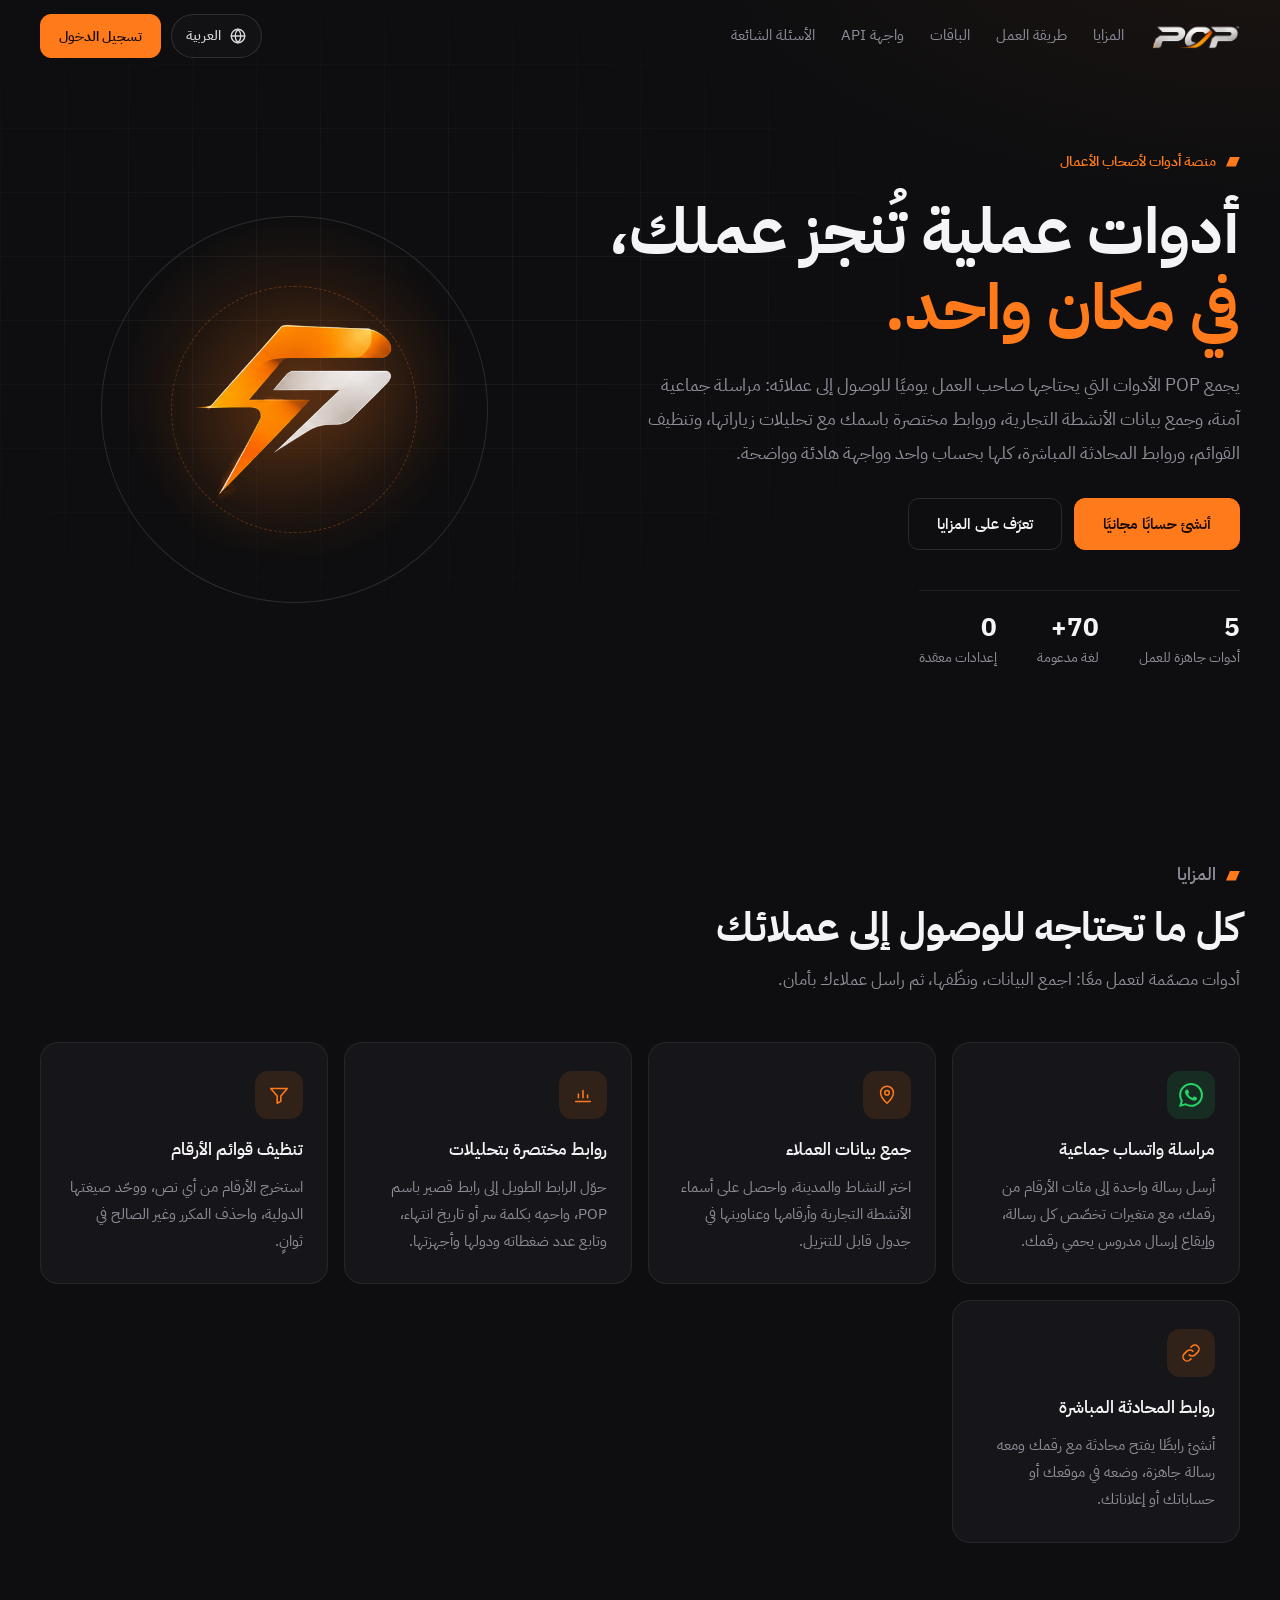
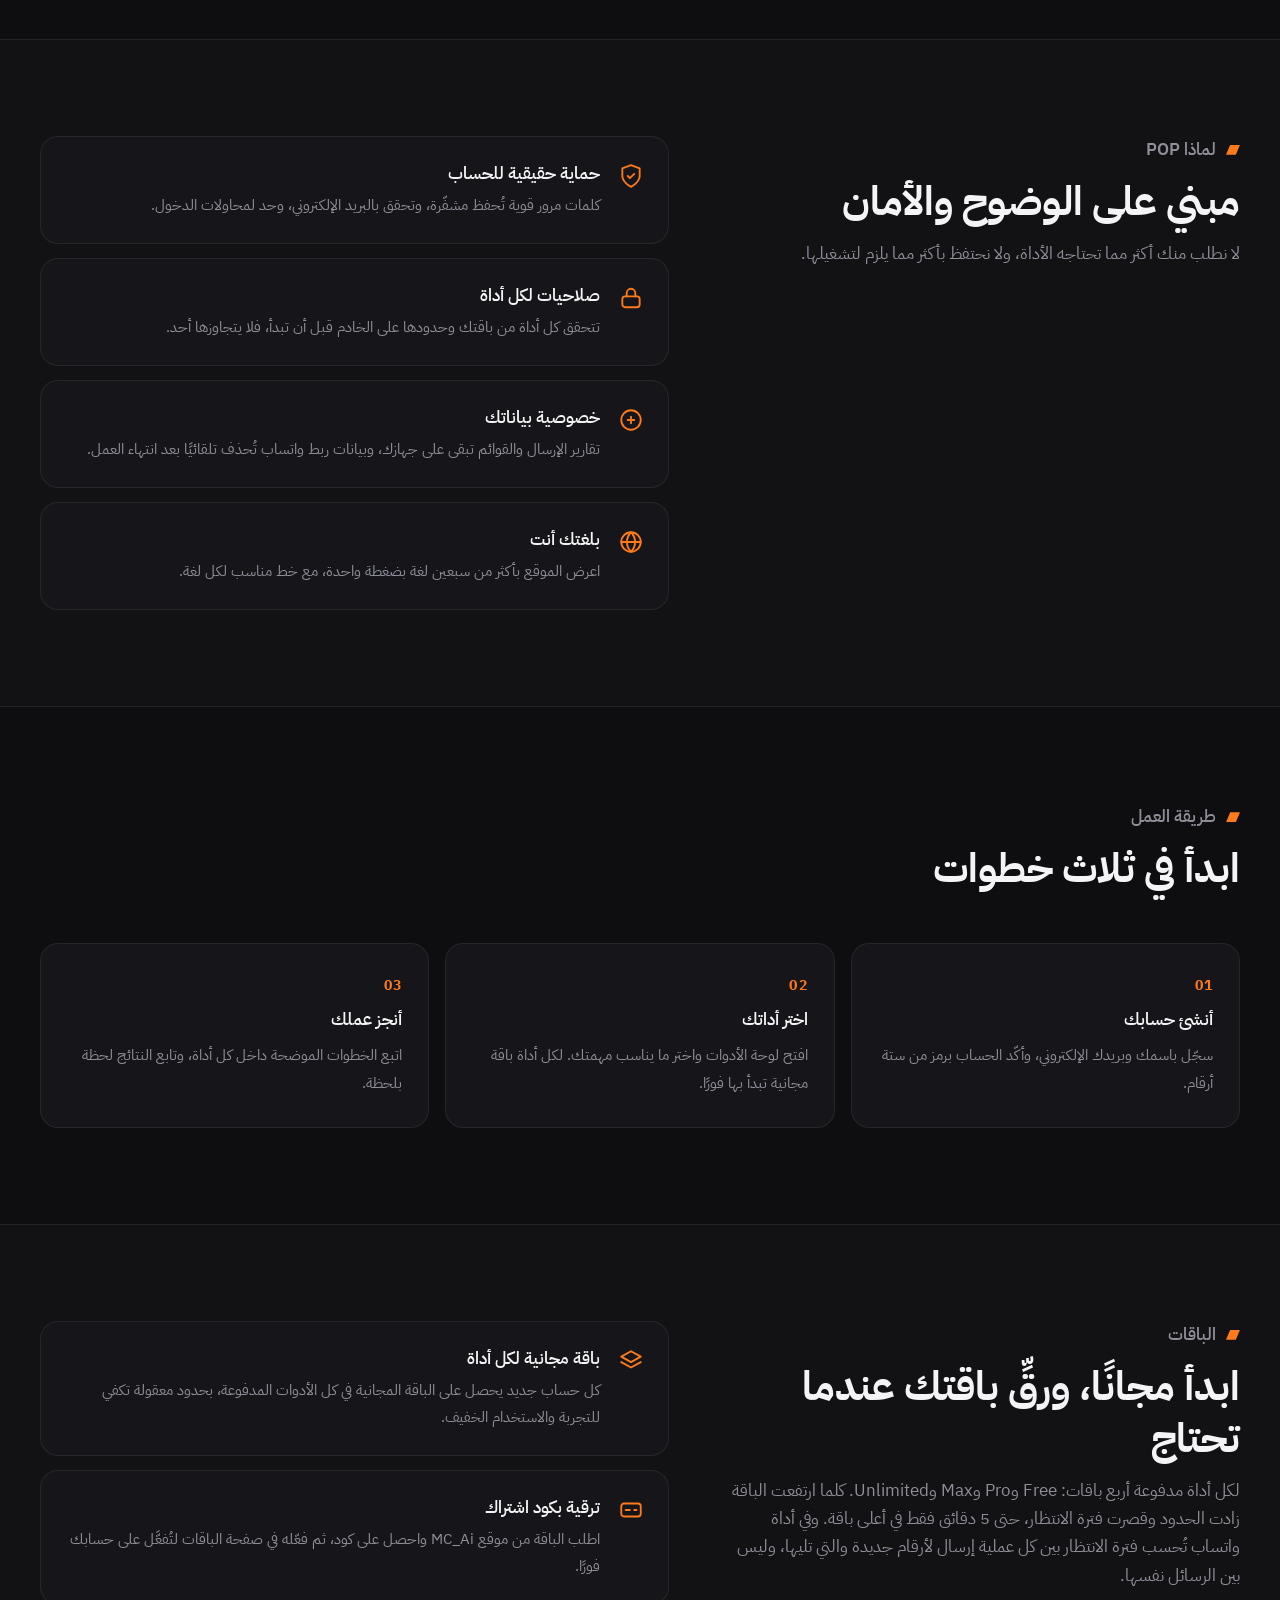
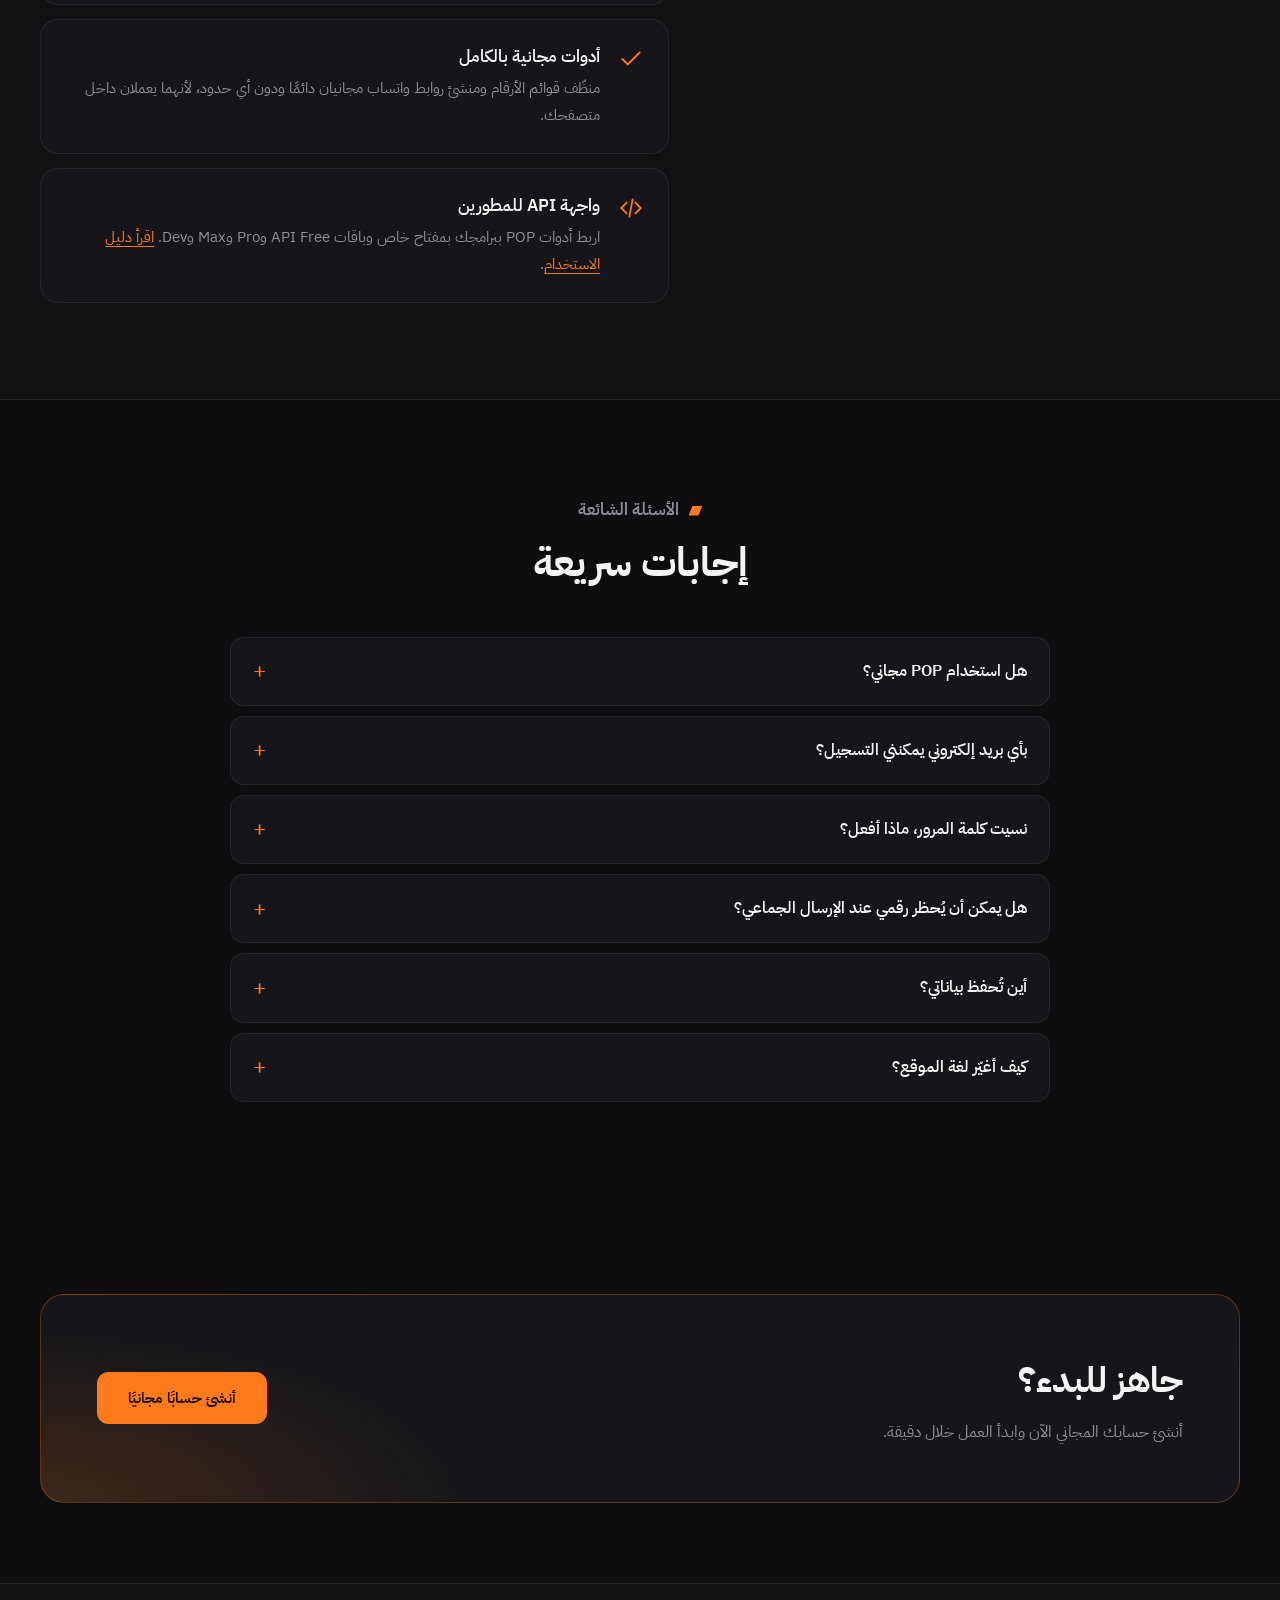
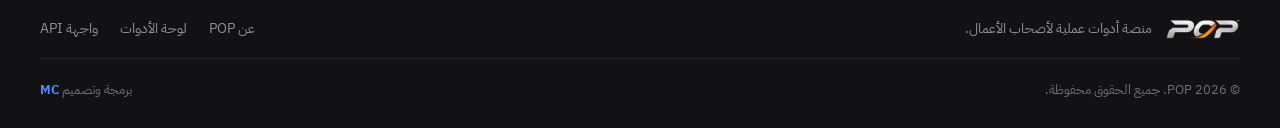
<file: index.html>
<!doctype html>
<html lang="ar" dir="rtl">
<head>
<meta charset="utf-8">
<meta name="viewport" content="width=device-width, initial-scale=1, minimum-scale=1, maximum-scale=1, user-scalable=no, viewport-fit=cover">
<title>POP - أدوات عملية لأصحاب الأعمال</title>
<meta name="description" content="POP منصة تجمع أدوات عملية لأصحاب الأعمال: مراسلة واتساب جماعية آمنة، وجمع بيانات العملاء، وروابط مختصرة بتحليلات، وتنظيف قوائم الأرقام، وإنشاء روابط المحادثة، بحساب واحد.">
<meta property="og:title" content="POP - أدوات عملية لأصحاب الأعمال">
<meta property="og:description" content="مراسلة جماعية آمنة، وجمع بيانات العملاء، وروابط مختصرة بتحليلات، وتنظيف القوائم، في حساب واحد.">
<meta property="og:type" content="website">
<meta name="twitter:card" content="summary_large_image">
<meta name="theme-color" content="#0e0e10">
<link rel="icon" type="image/png" href="img/fav.png">
<link rel="icon" type="image/png" sizes="32x32" href="img/favicon-32.png">
<link rel="icon" type="image/png" sizes="192x192" href="img/favicon-192.png">
<link rel="apple-touch-icon" href="img/apple-touch-icon.png">
<link rel="preconnect" href="https://fonts.googleapis.com">
<link rel="preconnect" href="https://fonts.gstatic.com" crossorigin>
<link rel="stylesheet" href="https://fonts.googleapis.com/css2?family=IBM+Plex+Sans+Arabic:wght@400;500;600;700&display=swap">
<link rel="stylesheet" href="base.css">
<link rel="stylesheet" href="one.css">
<link rel="stylesheet" href="ui.css">
<script src="i18n.js"></script>
</head>
<body>
<header class="bar" id="bar">
  <div class="bar-in">
    <a class="brand" href="index.html" aria-label="الصفحة الرئيسية لـ POP">
      <img src="img/logo-word.png" alt="POP" width="96" height="29">
    </a>
    <nav class="nav" aria-label="القائمة الرئيسية">
      <a href="#features">المزايا</a>
      <a href="#how">طريقة العمل</a>
      <a href="#plans">الباقات</a>
      <a href="api/api.html">واجهة API</a>
      <a href="#faq">الأسئلة الشائعة</a>
    </nav>
    <div class="bar-end">
      <div data-lang-slot></div>
      <a class="btn" id="enter" href="login/log.html">تسجيل الدخول</a>
    </div>
  </div>
</header>

<main>
  <section class="hero">
    <div class="hero-in">
      <div class="hero-copy">
        <p class="eyebrow"><i aria-hidden="true"></i>منصة أدوات لأصحاب الأعمال</p>
        <h1>أدوات عملية تُنجز عملك، <span>في مكان واحد.</span></h1>
        <p class="lead">يجمع POP الأدوات التي يحتاجها صاحب العمل يوميًا للوصول إلى عملائه: مراسلة جماعية آمنة، وجمع بيانات الأنشطة التجارية، وروابط مختصرة باسمك مع تحليلات زياراتها، وتنظيف القوائم، وروابط المحادثة المباشرة، كلها بحساب واحد وواجهة هادئة وواضحة.</p>
        <div class="actions">
          <a class="btn" id="enter-hero" href="login/log.html#register">أنشئ حسابًا مجانيًا</a>
          <a class="btn ghost" href="#features">تعرّف على المزايا</a>
        </div>
        <ul class="proof">
          <li><b translate="no">5</b><span>أدوات جاهزة للعمل</span></li>
          <li><b translate="no">70+</b><span>لغة مدعومة</span></li>
          <li><b translate="no">0</b><span>إعدادات معقدة</span></li>
        </ul>
      </div>
      <div class="stage" aria-hidden="true">
        <img src="img/symbol.png" alt="" width="327" height="287" fetchpriority="high" decoding="async">
      </div>
    </div>
  </section>

  <section class="sec" id="features">
    <div class="wrap">
      <header class="sec-head">
        <p class="eyebrow"><i aria-hidden="true"></i>المزايا</p>
        <h2>كل ما تحتاجه للوصول إلى عملائك</h2>
        <p>أدوات مصمّمة لتعمل معًا: اجمع البيانات، ونظّفها، ثم راسل عملاءك بأمان.</p>
      </header>
      <div class="feats">
        <article class="feat">
          <span class="feat-icon is-wa"><svg viewBox="0 0 24 24" width="24" height="24" fill="currentColor" aria-hidden="true"><path d="M17.47 14.38c-.3-.15-1.76-.87-2.03-.97-.27-.1-.47-.15-.67.15-.2.3-.77.97-.94 1.16-.17.2-.35.22-.64.07-.3-.15-1.26-.46-2.39-1.47-.88-.79-1.48-1.76-1.65-2.06-.17-.3-.02-.46.13-.6.13-.14.3-.35.45-.52.15-.17.2-.3.3-.5.1-.2.05-.37-.03-.52-.07-.15-.67-1.61-.92-2.2-.24-.58-.49-.5-.67-.51h-.57c-.2 0-.52.07-.79.37-.27.3-1.04 1.02-1.04 2.48 0 1.46 1.07 2.88 1.21 3.07.15.2 2.1 3.2 5.08 4.49.71.3 1.26.49 1.7.63.71.22 1.36.19 1.87.12.57-.09 1.76-.72 2-1.41.25-.7.25-1.29.18-1.41-.08-.13-.27-.2-.57-.35M12.05 21.78h-.01a9.87 9.87 0 0 1-5.03-1.38l-.36-.21-3.74.98 1-3.65-.24-.37a9.86 9.86 0 0 1-1.51-5.26c0-5.45 4.44-9.88 9.89-9.88 2.64 0 5.12 1.03 6.99 2.9a9.83 9.83 0 0 1 2.89 6.99c0 5.45-4.44 9.88-9.88 9.88m8.41-18.3A11.82 11.82 0 0 0 12.05 0C5.5 0 .16 5.34.16 11.89c0 2.1.55 4.14 1.59 5.95L.06 24l6.3-1.65a11.88 11.88 0 0 0 5.68 1.45h.01c6.55 0 11.89-5.34 11.89-11.89a11.82 11.82 0 0 0-3.48-8.41Z"/></svg></span>
          <h3>مراسلة واتساب جماعية</h3>
          <p>أرسل رسالة واحدة إلى مئات الأرقام من رقمك، مع متغيرات تخصّص كل رسالة، وإيقاع إرسال مدروس يحمي رقمك.</p>
        </article>
        <article class="feat">
          <span class="feat-icon"><svg viewBox="0 0 24 24" width="22" height="22" fill="none" stroke="currentColor" stroke-width="1.7" stroke-linecap="round" stroke-linejoin="round" aria-hidden="true"><path d="M12 21s-7-6.2-7-11.5a7 7 0 0 1 14 0C19 14.8 12 21 12 21Z"/><circle cx="12" cy="9.5" r="2.5"/></svg></span>
          <h3>جمع بيانات العملاء</h3>
          <p>اختر النشاط والمدينة، واحصل على أسماء الأنشطة التجارية وأرقامها وعناوينها في جدول قابل للتنزيل.</p>
        </article>
        <article class="feat">
          <span class="feat-icon"><svg viewBox="0 0 24 24" width="22" height="22" fill="none" stroke="currentColor" stroke-width="1.7" stroke-linecap="round" stroke-linejoin="round" aria-hidden="true"><path d="M4 19h16M7 15V11M12 15V7M17 15v-3"/></svg></span>
          <h3>روابط مختصرة بتحليلات</h3>
          <p>حوّل الرابط الطويل إلى رابط قصير باسم POP، واحمِه بكلمة سر أو تاريخ انتهاء، وتابع عدد ضغطاته ودولها وأجهزتها.</p>
        </article>
        <article class="feat">
          <span class="feat-icon"><svg viewBox="0 0 24 24" width="22" height="22" fill="none" stroke="currentColor" stroke-width="1.7" stroke-linecap="round" stroke-linejoin="round" aria-hidden="true"><path d="M3 5h18l-7 8v6l-4 2v-8L3 5Z"/></svg></span>
          <h3>تنظيف قوائم الأرقام</h3>
          <p>استخرج الأرقام من أي نص، ووحّد صيغتها الدولية، واحذف المكرر وغير الصالح في ثوانٍ.</p>
        </article>
        <article class="feat">
          <span class="feat-icon"><svg viewBox="0 0 24 24" width="22" height="22" fill="none" stroke="currentColor" stroke-width="1.7" stroke-linecap="round" stroke-linejoin="round" aria-hidden="true"><path d="M10 14a4.5 4.5 0 0 0 6.4 0l3-3a4.5 4.5 0 0 0-6.4-6.4l-1 1M14 10a4.5 4.5 0 0 0-6.4 0l-3 3a4.5 4.5 0 0 0 6.4 6.4l1-1"/></svg></span>
          <h3>روابط المحادثة المباشرة</h3>
          <p>أنشئ رابطًا يفتح محادثة مع رقمك ومعه رسالة جاهزة، وضعه في موقعك أو حساباتك أو إعلاناتك.</p>
        </article>
      </div>
    </div>
  </section>

  <section class="sec sec-alt" id="why">
    <div class="wrap split">
      <header class="sec-head">
        <p class="eyebrow"><i aria-hidden="true"></i>لماذا POP</p>
        <h2>مبني على الوضوح والأمان</h2>
        <p>لا نطلب منك أكثر مما تحتاجه الأداة، ولا نحتفظ بأكثر مما يلزم لتشغيلها.</p>
      </header>
      <ul class="pillars">
        <li><svg viewBox="0 0 24 24" width="22" height="22" fill="none" stroke="currentColor" stroke-width="1.7" stroke-linecap="round" stroke-linejoin="round" aria-hidden="true"><path d="M12 22s8-4 8-10V5l-8-3-8 3v7c0 6 8 10 8 10Z"/><path d="m9 12 2 2 4-4"/></svg><div><h3>حماية حقيقية للحساب</h3><p>كلمات مرور قوية تُحفظ مشفّرة، وتحقق بالبريد الإلكتروني، وحد لمحاولات الدخول.</p></div></li>
        <li><svg viewBox="0 0 24 24" width="22" height="22" fill="none" stroke="currentColor" stroke-width="1.7" stroke-linecap="round" stroke-linejoin="round" aria-hidden="true"><rect x="4" y="10.5" width="16" height="10" rx="2.5"/><path d="M8 10.5V7.5a4 4 0 0 1 8 0v3"/></svg><div><h3>صلاحيات لكل أداة</h3><p>تتحقق كل أداة من باقتك وحدودها على الخادم قبل أن تبدأ، فلا يتجاوزها أحد.</p></div></li>
        <li><svg viewBox="0 0 24 24" width="22" height="22" fill="none" stroke="currentColor" stroke-width="1.7" stroke-linecap="round" stroke-linejoin="round" aria-hidden="true"><path d="M3 12a9 9 0 1 0 18 0 9 9 0 0 0-18 0Z"/><path d="M9 12h6M12 9v6"/></svg><div><h3>خصوصية بياناتك</h3><p>تقارير الإرسال والقوائم تبقى على جهازك، وبيانات ربط واتساب تُحذف تلقائيًا بعد انتهاء العمل.</p></div></li>
        <li><svg viewBox="0 0 24 24" width="22" height="22" fill="none" stroke="currentColor" stroke-width="1.7" stroke-linecap="round" stroke-linejoin="round" aria-hidden="true"><circle cx="12" cy="12" r="9"/><path d="M3 12h18M12 3c2.5 2.6 3.8 5.6 3.8 9s-1.3 6.4-3.8 9c-2.5-2.6-3.8-5.6-3.8-9S9.5 5.6 12 3Z"/></svg><div><h3>بلغتك أنت</h3><p>اعرض الموقع بأكثر من سبعين لغة بضغطة واحدة، مع خط مناسب لكل لغة.</p></div></li>
      </ul>
    </div>
  </section>

  <section class="sec" id="how">
    <div class="wrap">
      <header class="sec-head">
        <p class="eyebrow"><i aria-hidden="true"></i>طريقة العمل</p>
        <h2>ابدأ في ثلاث خطوات</h2>
      </header>
      <ol class="steps">
        <li><span class="num" translate="no">01</span><h3>أنشئ حسابك</h3><p>سجّل باسمك وبريدك الإلكتروني، وأكّد الحساب برمز من ستة أرقام.</p></li>
        <li><span class="num" translate="no">02</span><h3>اختر أداتك</h3><p>افتح لوحة الأدوات واختر ما يناسب مهمتك. لكل أداة باقة مجانية تبدأ بها فورًا.</p></li>
        <li><span class="num" translate="no">03</span><h3>أنجز عملك</h3><p>اتبع الخطوات الموضحة داخل كل أداة، وتابع النتائج لحظة بلحظة.</p></li>
      </ol>
    </div>
  </section>

  <section class="sec sec-alt" id="plans">
    <div class="wrap split">
      <header class="sec-head">
        <p class="eyebrow"><i aria-hidden="true"></i>الباقات</p>
        <h2>ابدأ مجانًا، ورقِّ باقتك عندما تحتاج</h2>
        <p>لكل أداة مدفوعة أربع باقات: Free وPro وMax وUnlimited. كلما ارتفعت الباقة زادت الحدود وقصرت فترة الانتظار، حتى 5 دقائق فقط في أعلى باقة. وفي أداة واتساب تُحسب فترة الانتظار بين كل عملية إرسال لأرقام جديدة والتي تليها، وليس بين الرسائل نفسها.</p>
      </header>
      <ul class="pillars">
        <li><svg viewBox="0 0 24 24" width="22" height="22" fill="none" stroke="currentColor" stroke-width="1.7" stroke-linecap="round" stroke-linejoin="round" aria-hidden="true"><path d="M12 3 3 8l9 5 9-5-9-5Z"/><path d="m3 13 9 5 9-5"/></svg><div><h3>باقة مجانية لكل أداة</h3><p>كل حساب جديد يحصل على الباقة المجانية في كل الأدوات المدفوعة، بحدود معقولة تكفي للتجربة والاستخدام الخفيف.</p></div></li>
        <li><svg viewBox="0 0 24 24" width="22" height="22" fill="none" stroke="currentColor" stroke-width="1.7" stroke-linecap="round" stroke-linejoin="round" aria-hidden="true"><rect x="3" y="6" width="18" height="12" rx="2.5"/><path d="M7 12h4M15 12h2"/></svg><div><h3>ترقية بكود اشتراك</h3><p>اطلب الباقة من موقع <span translate="no">MC_Ai</span> واحصل على كود، ثم فعّله في صفحة الباقات لتُفعَّل على حسابك فورًا.</p></div></li>
        <li><svg viewBox="0 0 24 24" width="22" height="22" fill="none" stroke="currentColor" stroke-width="1.7" stroke-linecap="round" stroke-linejoin="round" aria-hidden="true"><path d="M20 6 9 17l-5-5"/></svg><div><h3>أدوات مجانية بالكامل</h3><p>منظّف قوائم الأرقام ومنشئ روابط واتساب مجانيان دائمًا ودون أي حدود، لأنهما يعملان داخل متصفحك.</p></div></li>
        <li><svg viewBox="0 0 24 24" width="22" height="22" fill="none" stroke="currentColor" stroke-width="1.7" stroke-linecap="round" stroke-linejoin="round" aria-hidden="true"><path d="m8 7-5 5 5 5M16 7l5 5-5 5M13.5 4l-3 16"/></svg><div><h3>واجهة API للمطورين</h3><p>اربط أدوات POP ببرامجك بمفتاح خاص وباقات API Free وPro وMax وDev. <a href="api/api.html">اقرأ دليل الاستخدام</a>.</p></div></li>
      </ul>
    </div>
  </section>

  <section class="sec" id="faq">
    <div class="wrap narrow">
      <header class="sec-head center">
        <p class="eyebrow"><i aria-hidden="true"></i>الأسئلة الشائعة</p>
        <h2>إجابات سريعة</h2>
      </header>
      <div class="faq">
        <details><summary>هل استخدام POP مجاني؟</summary><p>نعم، يمكنك البدء مجانًا: لكل أداة مدفوعة باقة مجانية بحدود معقولة، وبعض الأدوات مجانية بالكامل دائمًا. وإذا احتجت حدودًا أعلى، فرقِّ باقة الأداة بكود اشتراك من <span translate="no">MC_Ai</span>.</p></details>
        <details><summary>بأي بريد إلكتروني يمكنني التسجيل؟</summary><p>يُقبل التسجيل ببريد من مزوّدي البريد العالميين فقط، مثل Gmail وOutlook وHotmail وYahoo وiCloud.</p></details>
        <details><summary>نسيت كلمة المرور، ماذا أفعل؟</summary><p>اضغط «نسيت كلمة المرور؟» في صفحة الدخول، وأجب عن أسئلة تخص حسابك، ثم يصلك رمز على بريدك لتعيين كلمة مرور جديدة، وتُحذف القديمة نهائيًا.</p></details>
        <details><summary>هل يمكن أن يُحظر رقمي عند الإرسال الجماعي؟</summary><p>لا توجد طريقة تضمن ذلك تمامًا، لكن الأداة تعتمد إيقاعًا بطيئًا مدروسًا، وفترات استراحة، وحدًا يوميًا، وتتوقف تلقائيًا عند أي مؤشر خطر، مما يقلل الاحتمال كثيرًا.</p></details>
        <details><summary>أين تُحفظ بياناتي؟</summary><p>تُحفظ بيانات حسابك مشفّرة، أما القوائم والتقارير فتبقى في متصفحك. وتُحذف بيانات ربط واتساب تلقائيًا بعد ساعة من انتهاء العمل.</p></details>
        <details><summary>كيف أغيّر لغة الموقع؟</summary><p>اضغط زر اللغة في أعلى الصفحة واختر لغتك، وسيُترجم الموقع بالكامل فورًا.</p></details>
      </div>
    </div>
  </section>

  <section class="cta">
    <div class="wrap cta-in">
      <div>
        <h2>جاهز للبدء؟</h2>
        <p>أنشئ حسابك المجاني الآن وابدأ العمل خلال دقيقة.</p>
      </div>
      <a class="btn" id="enter-band" href="login/log.html#register">أنشئ حسابًا مجانيًا</a>
    </div>
  </section>
</main>

<footer class="site-foot">
  <div class="sf-in">
    <div class="sf-brand">
      <img src="img/logo-word.png" alt="POP" width="80" height="24" loading="lazy" decoding="async">
      <span>منصة أدوات عملية لأصحاب الأعمال.</span>
    </div>
    <nav class="sf-links" aria-label="روابط التذييل">
      <a href="index.html">عن POP</a>
      <a href="main/main.html">لوحة الأدوات</a>
      <a href="api/api.html">واجهة API</a>
    </nav>
    <p class="sf-copy"><span>© <span id="yr" translate="no">2026</span> POP. جميع الحقوق محفوظة.</span><span class="made-by">برمجة وتصميم <a href="https://crstudio911.github.io/MC/" target="_blank" rel="noopener noreferrer" translate="no">MC</a></span></p>
  </div>
</footer>

<script src="forms.js" defer></script>
<script src="config.js" defer></script>
<script src="guard.js" defer></script>
<script src="one.js" defer></script>
</body>
</html>
</file>
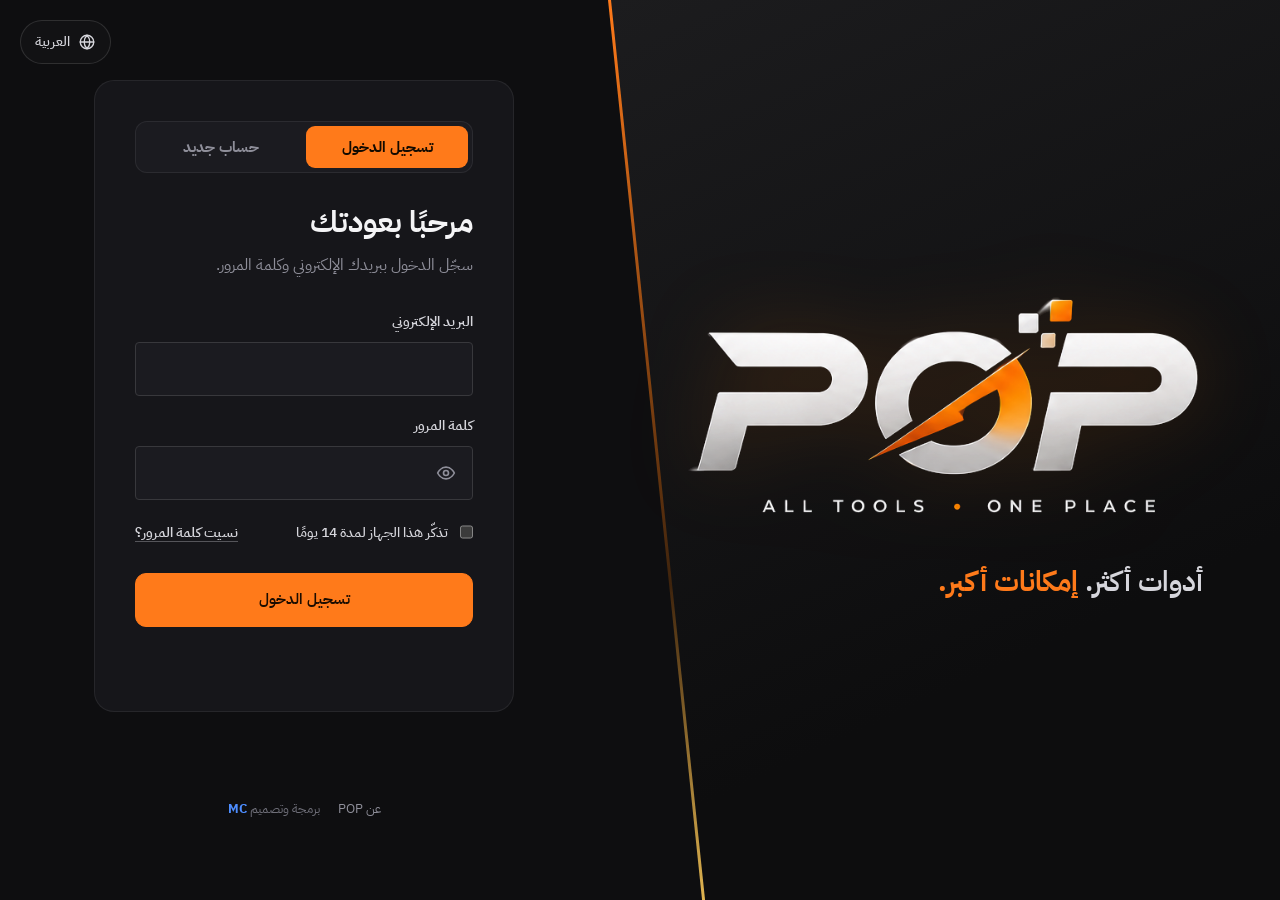
<file: 404/er.html>
<!doctype html>
<html lang="ar" dir="rtl">
<head>
<meta charset="utf-8">
<meta name="viewport" content="width=device-width, initial-scale=1, minimum-scale=1, maximum-scale=1, user-scalable=no, viewport-fit=cover">
<title>تعذّر الاتصال - POP</title>
<meta name="robots" content="noindex">
<meta name="theme-color" content="#0e0e10">
<link rel="icon" type="image/png" href="../img/fav.png">
<link rel="apple-touch-icon" href="../img/apple-touch-icon.png">
<link rel="preconnect" href="https://fonts.googleapis.com">
<link rel="preconnect" href="https://fonts.gstatic.com" crossorigin>
<link rel="stylesheet" href="https://fonts.googleapis.com/css2?family=IBM+Plex+Sans+Arabic:wght@400;500;600;700&display=swap">
<link rel="stylesheet" href="../base.css">
<link rel="stylesheet" href="../ui.css">
<link rel="stylesheet" href="er.css">
<script src="../i18n.js"></script>
</head>
<body>
<main class="er">
  <a class="er-logo" href="../index.html" aria-label="POP"><img src="../img/logo-word.png" alt="POP" width="110" height="33"></a>
  <section class="er-card" role="alert" aria-live="polite">
    <span class="er-icon" id="icon" aria-hidden="true">
      <svg viewBox="0 0 24 24" width="34" height="34" fill="none" stroke="currentColor" stroke-width="1.7" stroke-linecap="round" stroke-linejoin="round"><path d="M2 8.5a15 15 0 0 1 20 0M5.5 12a10 10 0 0 1 13 0M9 15.5a5 5 0 0 1 6 0M12 19h.01"/><path d="M3 3l18 18"/></svg>
    </span>
    <p class="er-code" translate="no">POP</p>
    <h1 id="title">انقطع الاتصال بالإنترنت</h1>
    <p id="text">يبدو أن جهازك غير متصل بالإنترنت الآن. تحقّق من الشبكة، وسنعيدك تلقائيًا إلى الصفحة التي كنت فيها فور عودة الاتصال.</p>
    <div class="er-state" id="state"><span class="dot" aria-hidden="true"></span><span id="state-text">في انتظار عودة الاتصال...</span></div>
    <div class="er-actions">
      <button class="btn" id="retry" type="button">إعادة المحاولة</button>
      <a class="btn ghost" id="home" href="../main/main.html">لوحة الأدوات</a>
    </div>
    <ul class="er-tips">
      <li>تأكّد من تشغيل شبكة Wi-Fi أو بيانات الهاتف.</li>
      <li>إن كنت تستخدم شبكة عمل، فقد تحتاج إلى إعادة الاتصال بها.</li>
      <li>لا تقلق على عمليات الإرسال الجارية، فهي تستمر على الخادم حتى تعود.</li>
    </ul>
  </section>
  <p class="er-foot"><span>© <span id="yr" translate="no">2026</span> POP</span><span class="made-by">برمجة وتصميم <a href="https://crstudio911.github.io/MC/" target="_blank" rel="noopener noreferrer" translate="no">MC</a></span></p>
</main>
<script src="er.js"></script>
</body>
</html>
</file>
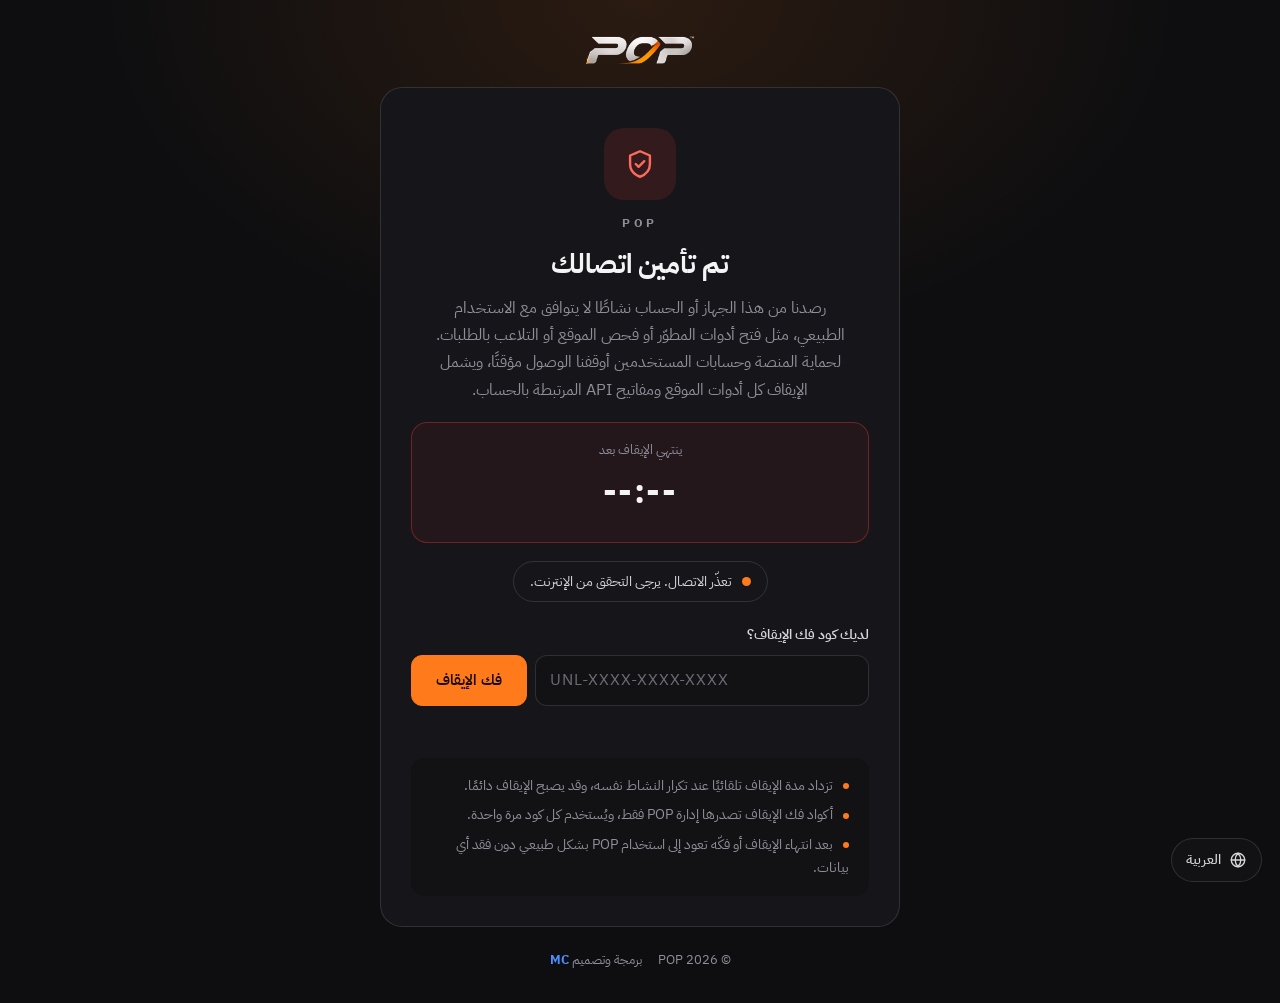
<file: 404/sec.html>
<!doctype html>
<html lang="ar" dir="rtl" data-guard="off">
<head>
<meta charset="utf-8">
<meta name="viewport" content="width=device-width, initial-scale=1, minimum-scale=1, maximum-scale=1, user-scalable=no, viewport-fit=cover">
<title>تم تأمين اتصالك - POP</title>
<meta name="description" content="أوقف POP الوصول مؤقتًا من هذا الجهاز أو الحساب لحماية المنصة.">
<meta name="robots" content="noindex">
<meta property="og:title" content="تم تأمين اتصالك - POP">
<meta property="og:description" content="أوقف POP الوصول مؤقتًا من هذا الجهاز أو الحساب لحماية المنصة.">
<meta property="og:type" content="website">
<meta name="twitter:card" content="summary">
<meta name="theme-color" content="#0e0e10">
<link rel="icon" type="image/png" href="../img/fav.png">
<link rel="apple-touch-icon" href="../img/apple-touch-icon.png">
<link rel="preconnect" href="https://fonts.googleapis.com">
<link rel="preconnect" href="https://fonts.gstatic.com" crossorigin>
<link rel="stylesheet" href="https://fonts.googleapis.com/css2?family=IBM+Plex+Sans+Arabic:wght@400;500;600;700&display=swap">
<link rel="stylesheet" href="../base.css">
<link rel="stylesheet" href="../ui.css">
<link rel="stylesheet" href="er.css">
<script src="../i18n.js"></script>
</head>
<body>
<main class="er">
  <a class="er-logo" href="../index.html" aria-label="POP"><img src="../img/logo-word.png" alt="POP" width="110" height="33"></a>
  <section class="er-card er-sec" role="alert" aria-live="polite">
    <span class="er-icon shield" aria-hidden="true">
      <svg viewBox="0 0 24 24" width="34" height="34" fill="none" stroke="currentColor" stroke-width="1.7" stroke-linecap="round" stroke-linejoin="round"><path d="M12 3l7 3v6c0 4.5-3 7.5-7 9-4-1.5-7-4.5-7-9V6l7-3Z"/><path d="M9 12l2 2 4-4"/></svg>
    </span>
    <p class="er-code" translate="no">POP</p>
    <h1>تم تأمين اتصالك</h1>
    <p>رصدنا من هذا الجهاز أو الحساب نشاطًا لا يتوافق مع الاستخدام الطبيعي، مثل فتح أدوات المطوّر أو فحص الموقع أو التلاعب بالطلبات. لحماية المنصة وحسابات المستخدمين أوقفنا الوصول مؤقتًا، ويشمل الإيقاف كل أدوات الموقع ومفاتيح API المرتبطة بالحساب.</p>
    <div class="er-ban" id="ban">
      <small id="ban-label">ينتهي الإيقاف بعد</small>
      <b id="ban-left" dir="ltr" translate="no">--:--</b>
      <span id="ban-at"></span>
    </div>
    <div class="er-state" id="state"><span class="dot" aria-hidden="true"></span><span id="state-text">جارٍ التحقق من حالة الإيقاف...</span></div>
    <form class="er-unlock" id="unlock" autocomplete="off" novalidate>
      <label for="code">لديك كود فك الإيقاف؟</label>
      <div class="er-unlock-row">
        <input id="code" name="code" dir="ltr" inputmode="text" autocapitalize="characters" spellcheck="false" maxlength="22" placeholder="UNL-XXXX-XXXX-XXXX" required>
        <button class="btn" id="unlock-btn" type="submit">فك الإيقاف</button>
      </div>
      <p class="er-unlock-msg" id="unlock-msg" role="status"></p>
    </form>
    <ul class="er-tips">
      <li>تزداد مدة الإيقاف تلقائيًا عند تكرار النشاط نفسه، وقد يصبح الإيقاف دائمًا.</li>
      <li>أكواد فك الإيقاف تصدرها إدارة POP فقط، ويُستخدم كل كود مرة واحدة.</li>
      <li>بعد انتهاء الإيقاف أو فكّه تعود إلى استخدام POP بشكل طبيعي دون فقد أي بيانات.</li>
    </ul>
  </section>
  <p class="er-foot"><span>© <span id="yr" translate="no">2026</span> POP</span><span class="made-by">برمجة وتصميم <a href="https://crstudio911.github.io/MC/" target="_blank" rel="noopener noreferrer" translate="no">MC</a></span></p>
</main>
<script src="../forms.js"></script>
<script src="../config.js"></script>
<script src="../guard.js"></script>
<script src="sec.js"></script>
</body>
</html>
</file>
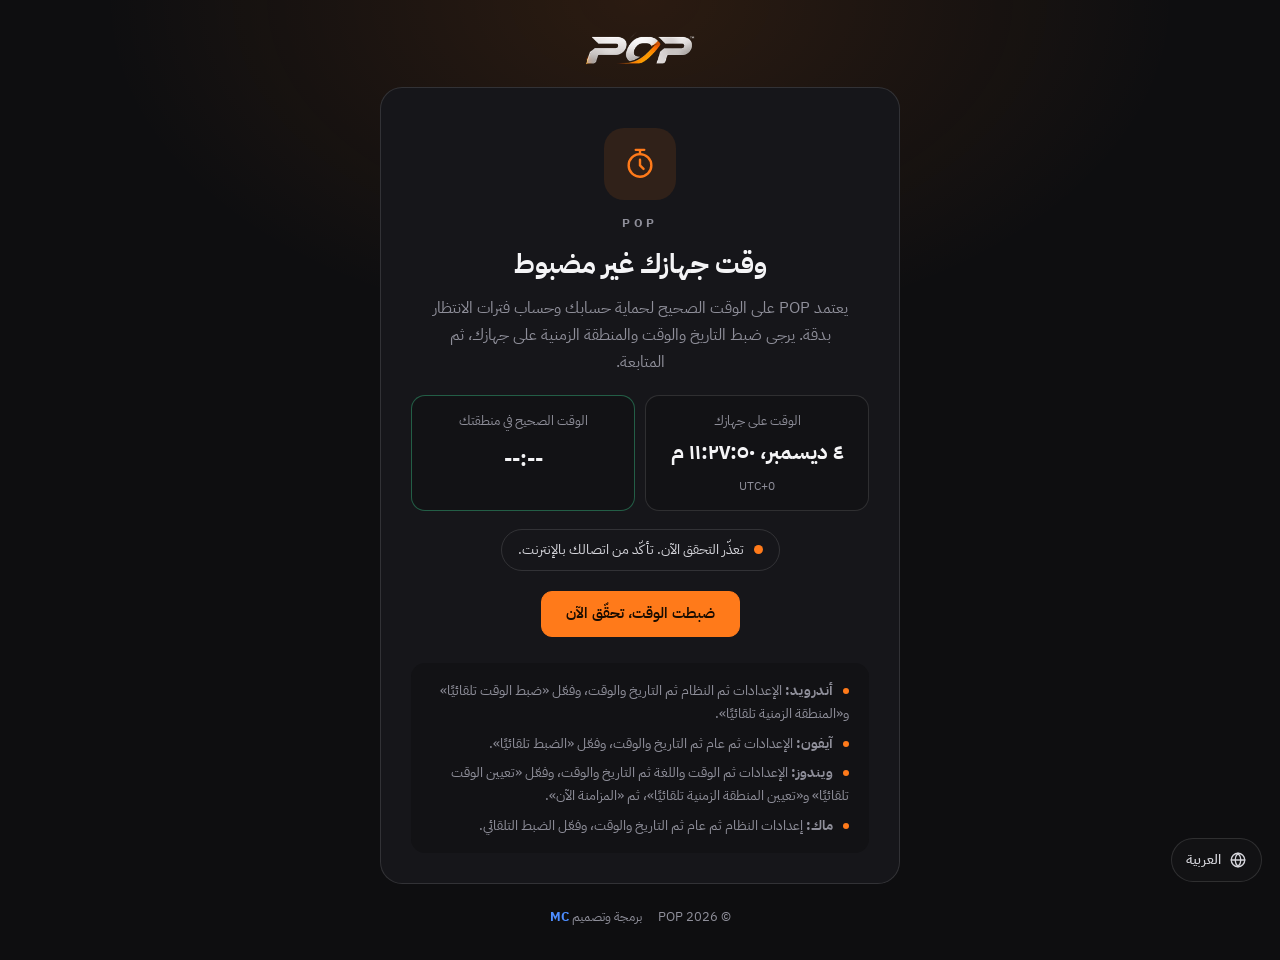
<file: 404/time.html>
<!doctype html>
<html lang="ar" dir="rtl" data-guard="off">
<head>
<meta charset="utf-8">
<meta name="viewport" content="width=device-width, initial-scale=1, minimum-scale=1, maximum-scale=1, user-scalable=no, viewport-fit=cover">
<title>اضبط وقت جهازك - POP</title>
<meta name="description" content="وقت جهازك أو منطقته الزمنية غير مضبوطة. اضبطها للمتابعة في POP.">
<meta name="robots" content="noindex">
<meta property="og:title" content="اضبط وقت جهازك - POP">
<meta property="og:description" content="وقت جهازك أو منطقته الزمنية غير مضبوطة. اضبطها للمتابعة في POP.">
<meta property="og:type" content="website">
<meta name="twitter:card" content="summary">
<meta name="theme-color" content="#0e0e10">
<link rel="icon" type="image/png" href="../img/fav.png">
<link rel="apple-touch-icon" href="../img/apple-touch-icon.png">
<link rel="preconnect" href="https://fonts.googleapis.com">
<link rel="preconnect" href="https://fonts.gstatic.com" crossorigin>
<link rel="stylesheet" href="https://fonts.googleapis.com/css2?family=IBM+Plex+Sans+Arabic:wght@400;500;600;700&display=swap">
<link rel="stylesheet" href="../base.css">
<link rel="stylesheet" href="../ui.css">
<link rel="stylesheet" href="er.css">
<script src="../i18n.js"></script>
</head>
<body>
<main class="er">
  <a class="er-logo" href="../index.html" aria-label="POP"><img src="../img/logo-word.png" alt="POP" width="110" height="33"></a>
  <section class="er-card" role="alert" aria-live="polite">
    <span class="er-icon" aria-hidden="true">
      <svg viewBox="0 0 24 24" width="34" height="34" fill="none" stroke="currentColor" stroke-width="1.7" stroke-linecap="round" stroke-linejoin="round"><circle cx="12" cy="13" r="8"/><path d="M12 9v4l2.5 2.5M9 2h6M12 2v3"/></svg>
    </span>
    <p class="er-code" translate="no">POP</p>
    <h1 id="title">وقت جهازك غير مضبوط</h1>
    <p id="text">يعتمد POP على الوقت الصحيح لحماية حسابك وحساب فترات الانتظار بدقة. يرجى ضبط التاريخ والوقت والمنطقة الزمنية على جهازك، ثم المتابعة.</p>
    <div class="er-times">
      <div><small>الوقت على جهازك</small><b id="dev-time">--:--</b><span id="dev-zone"></span></div>
      <div class="good"><small>الوقت الصحيح في منطقتك</small><b id="real-time">--:--</b><span id="real-zone"></span></div>
    </div>
    <div class="er-state" id="state"><span class="dot" aria-hidden="true"></span><span id="state-text">نتحقق من وقت جهازك تلقائيًا كل بضع ثوانٍ...</span></div>
    <div class="er-actions">
      <button class="btn" id="retry" type="button">ضبطت الوقت، تحقّق الآن</button>
    </div>
    <ul class="er-tips">
      <li><b>أندرويد:</b> الإعدادات ثم النظام ثم التاريخ والوقت، وفعّل «ضبط الوقت تلقائيًا» و«المنطقة الزمنية تلقائيًا».</li>
      <li><b>آيفون:</b> الإعدادات ثم عام ثم التاريخ والوقت، وفعّل «الضبط تلقائيًا».</li>
      <li><b>ويندوز:</b> الإعدادات ثم الوقت واللغة ثم التاريخ والوقت، وفعّل «تعيين الوقت تلقائيًا» و«تعيين المنطقة الزمنية تلقائيًا»، ثم «المزامنة الآن».</li>
      <li><b>ماك:</b> إعدادات النظام ثم عام ثم التاريخ والوقت، وفعّل الضبط التلقائي.</li>
    </ul>
  </section>
  <p class="er-foot"><span>© <span id="yr" translate="no">2026</span> POP</span><span class="made-by">برمجة وتصميم <a href="https://crstudio911.github.io/MC/" target="_blank" rel="noopener noreferrer" translate="no">MC</a></span></p>
</main>
<script src="../forms.js"></script>
<script src="../config.js"></script>
<script src="../guard.js"></script>
<script src="time.js"></script>
</body>
</html>
</file>
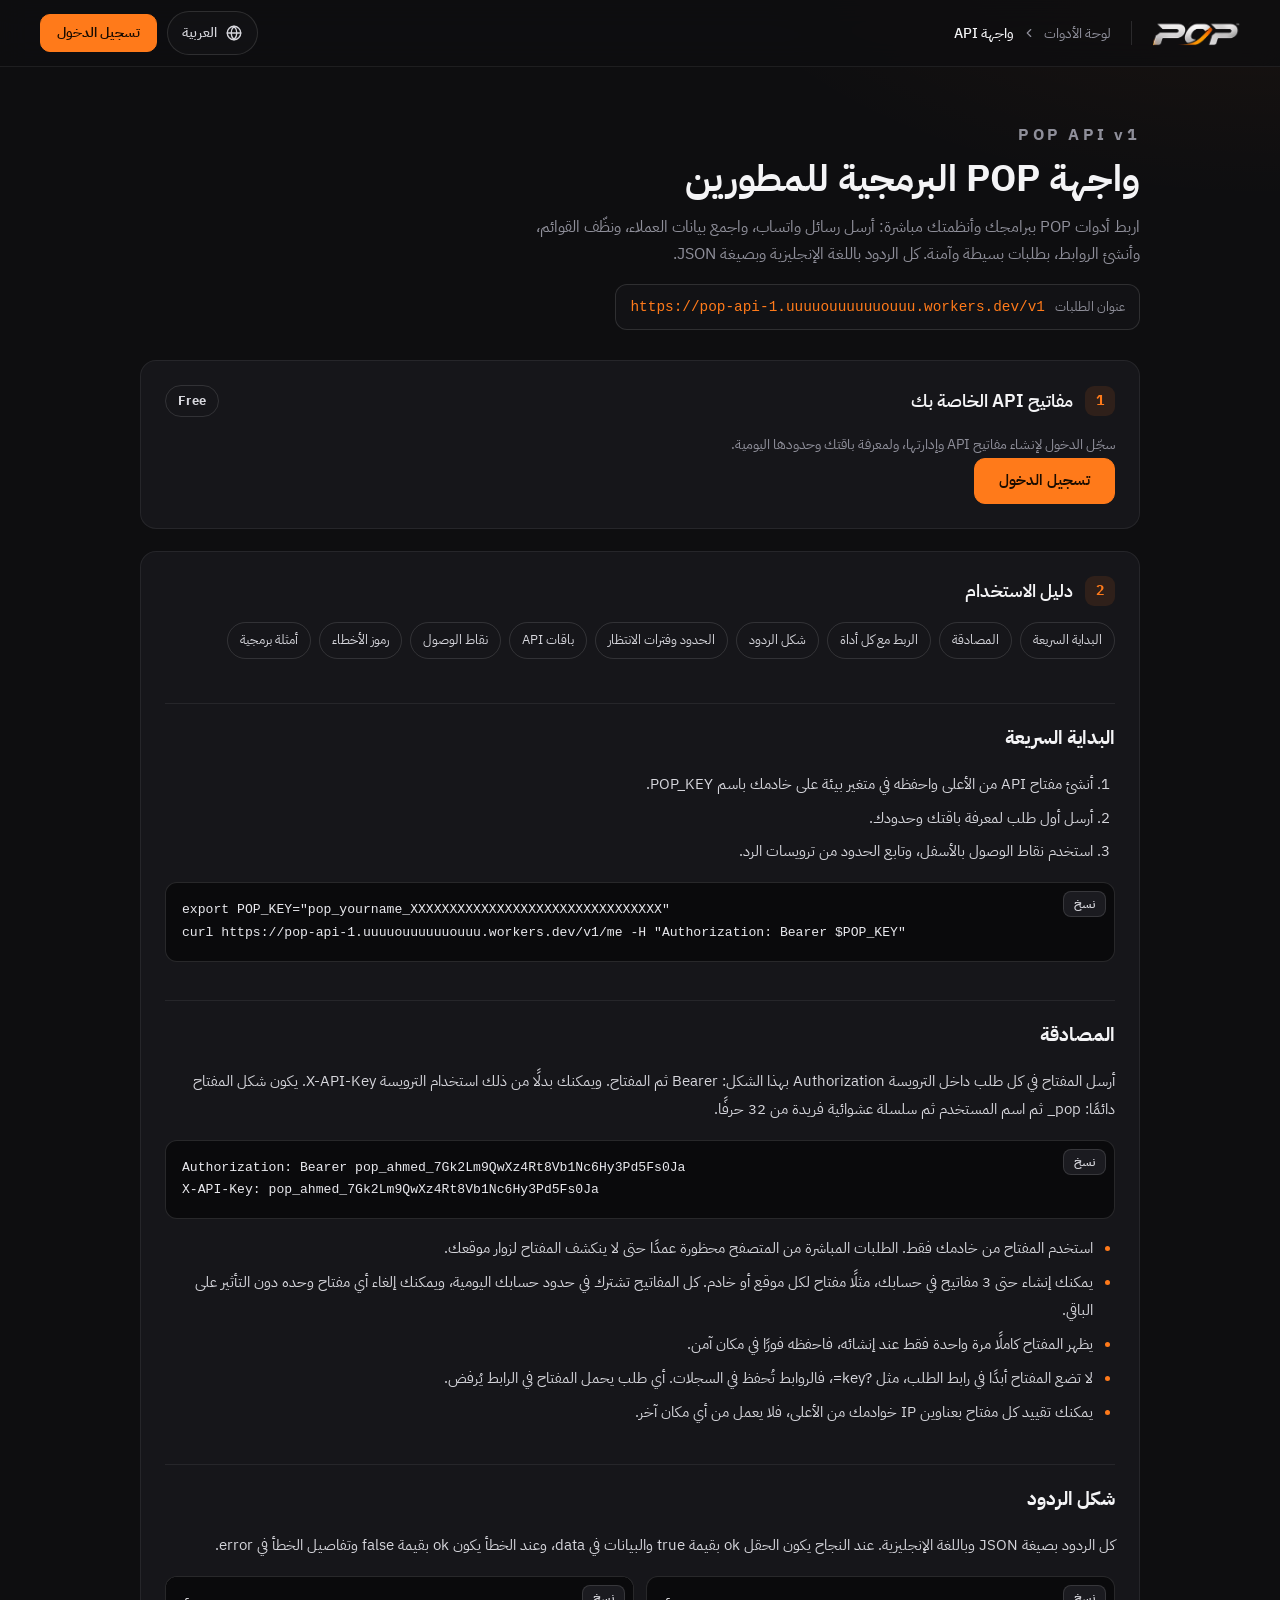
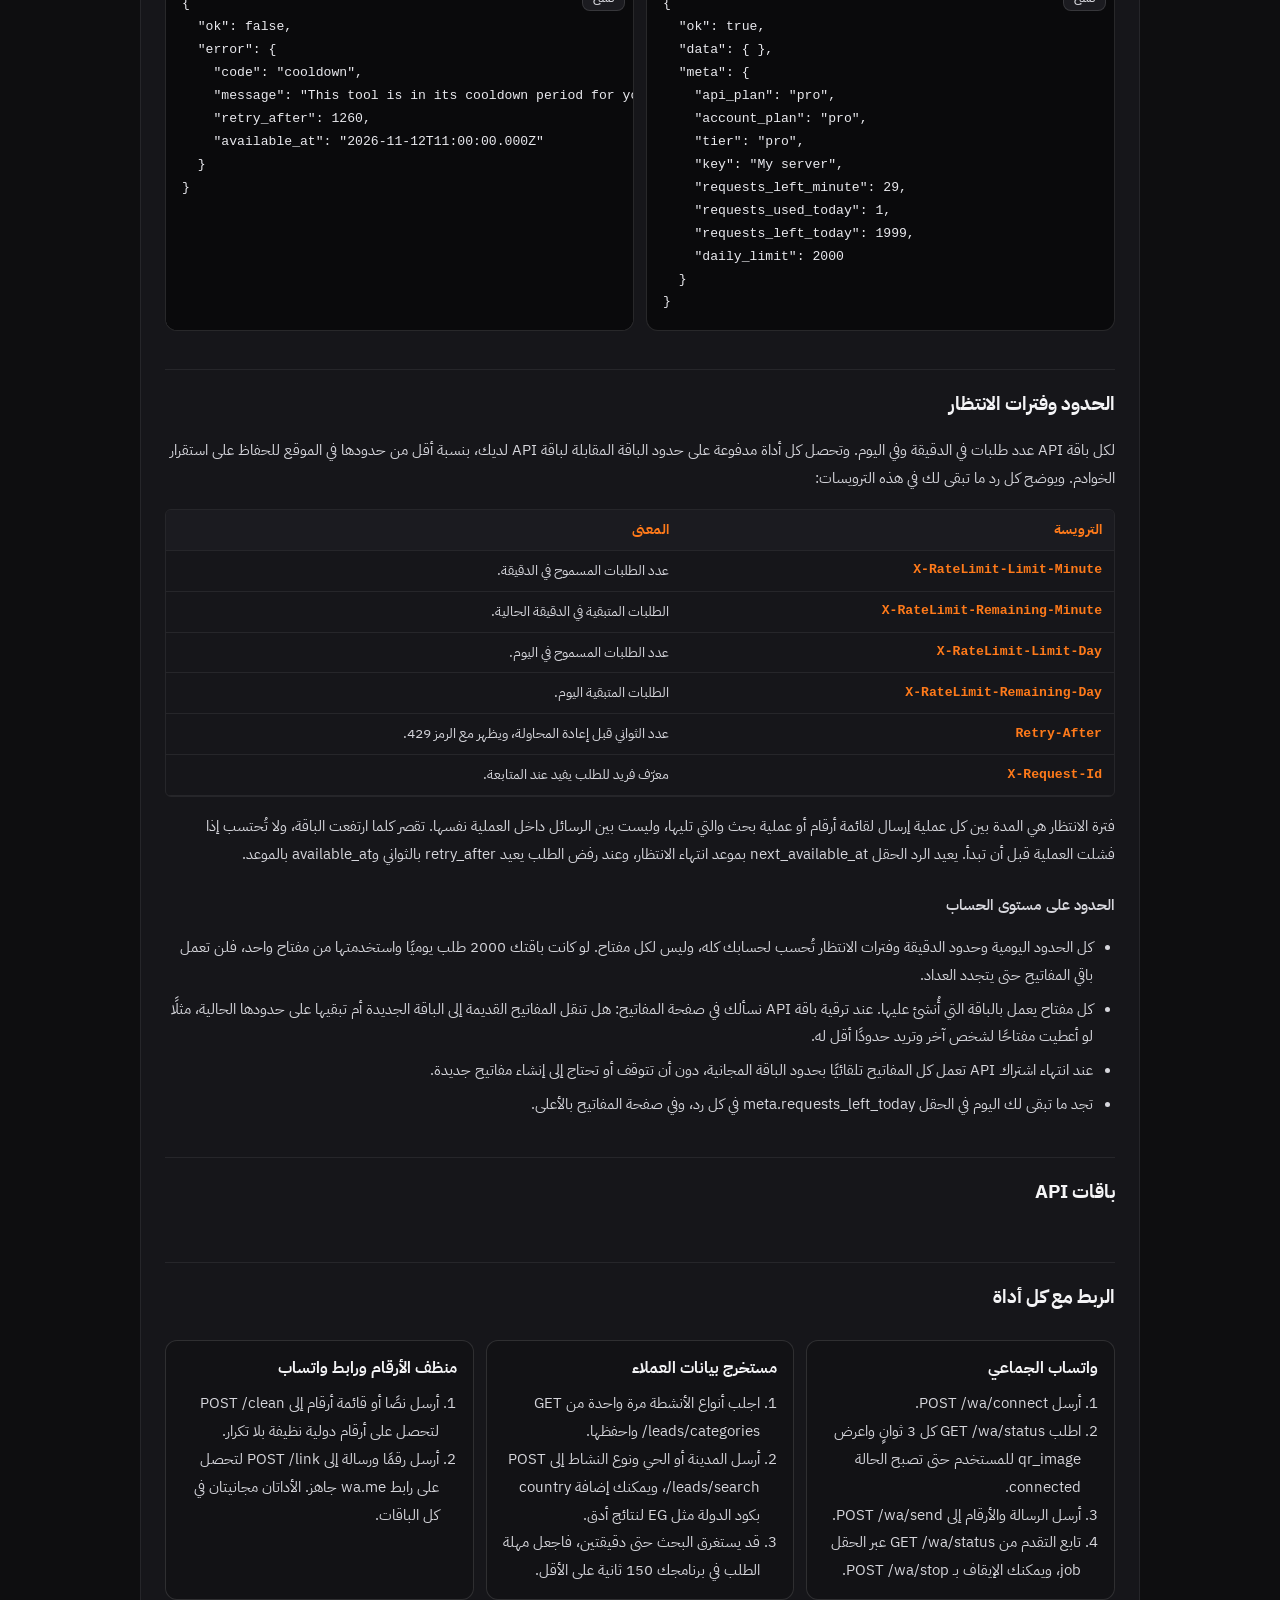
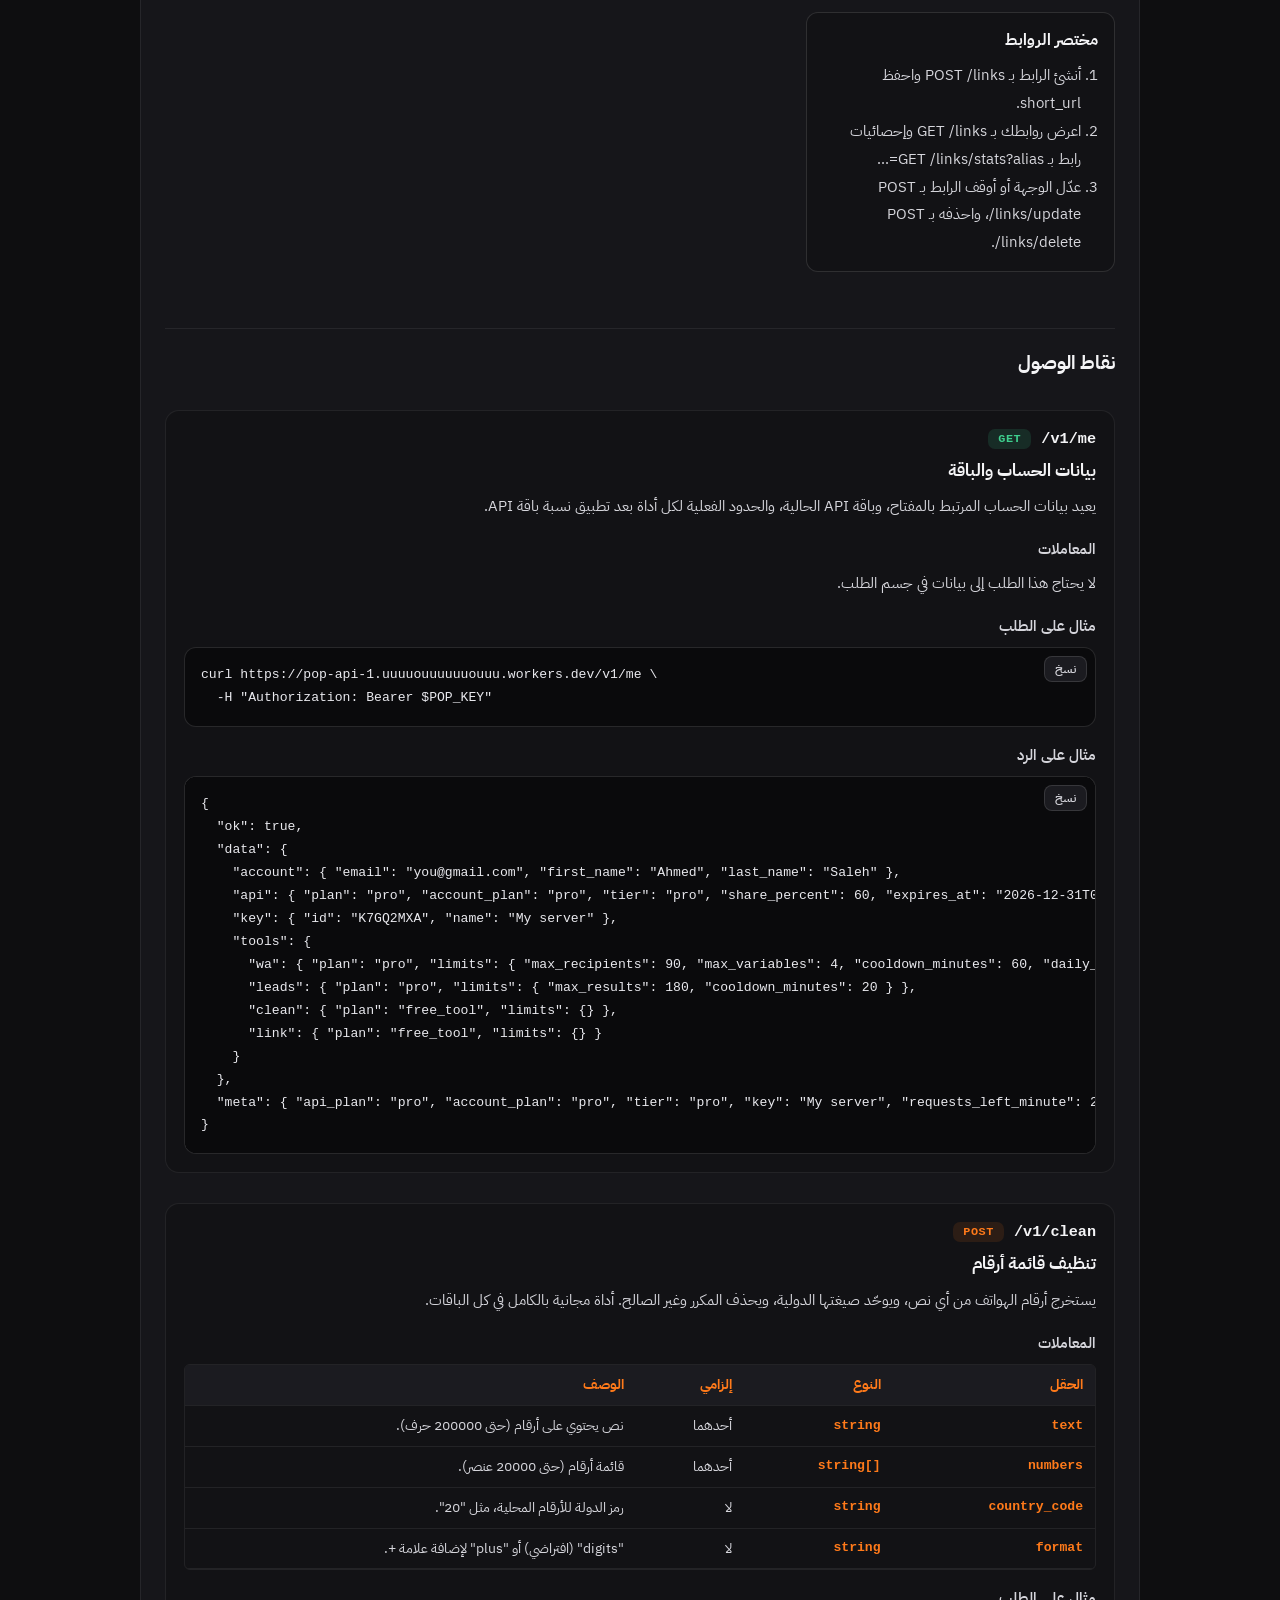
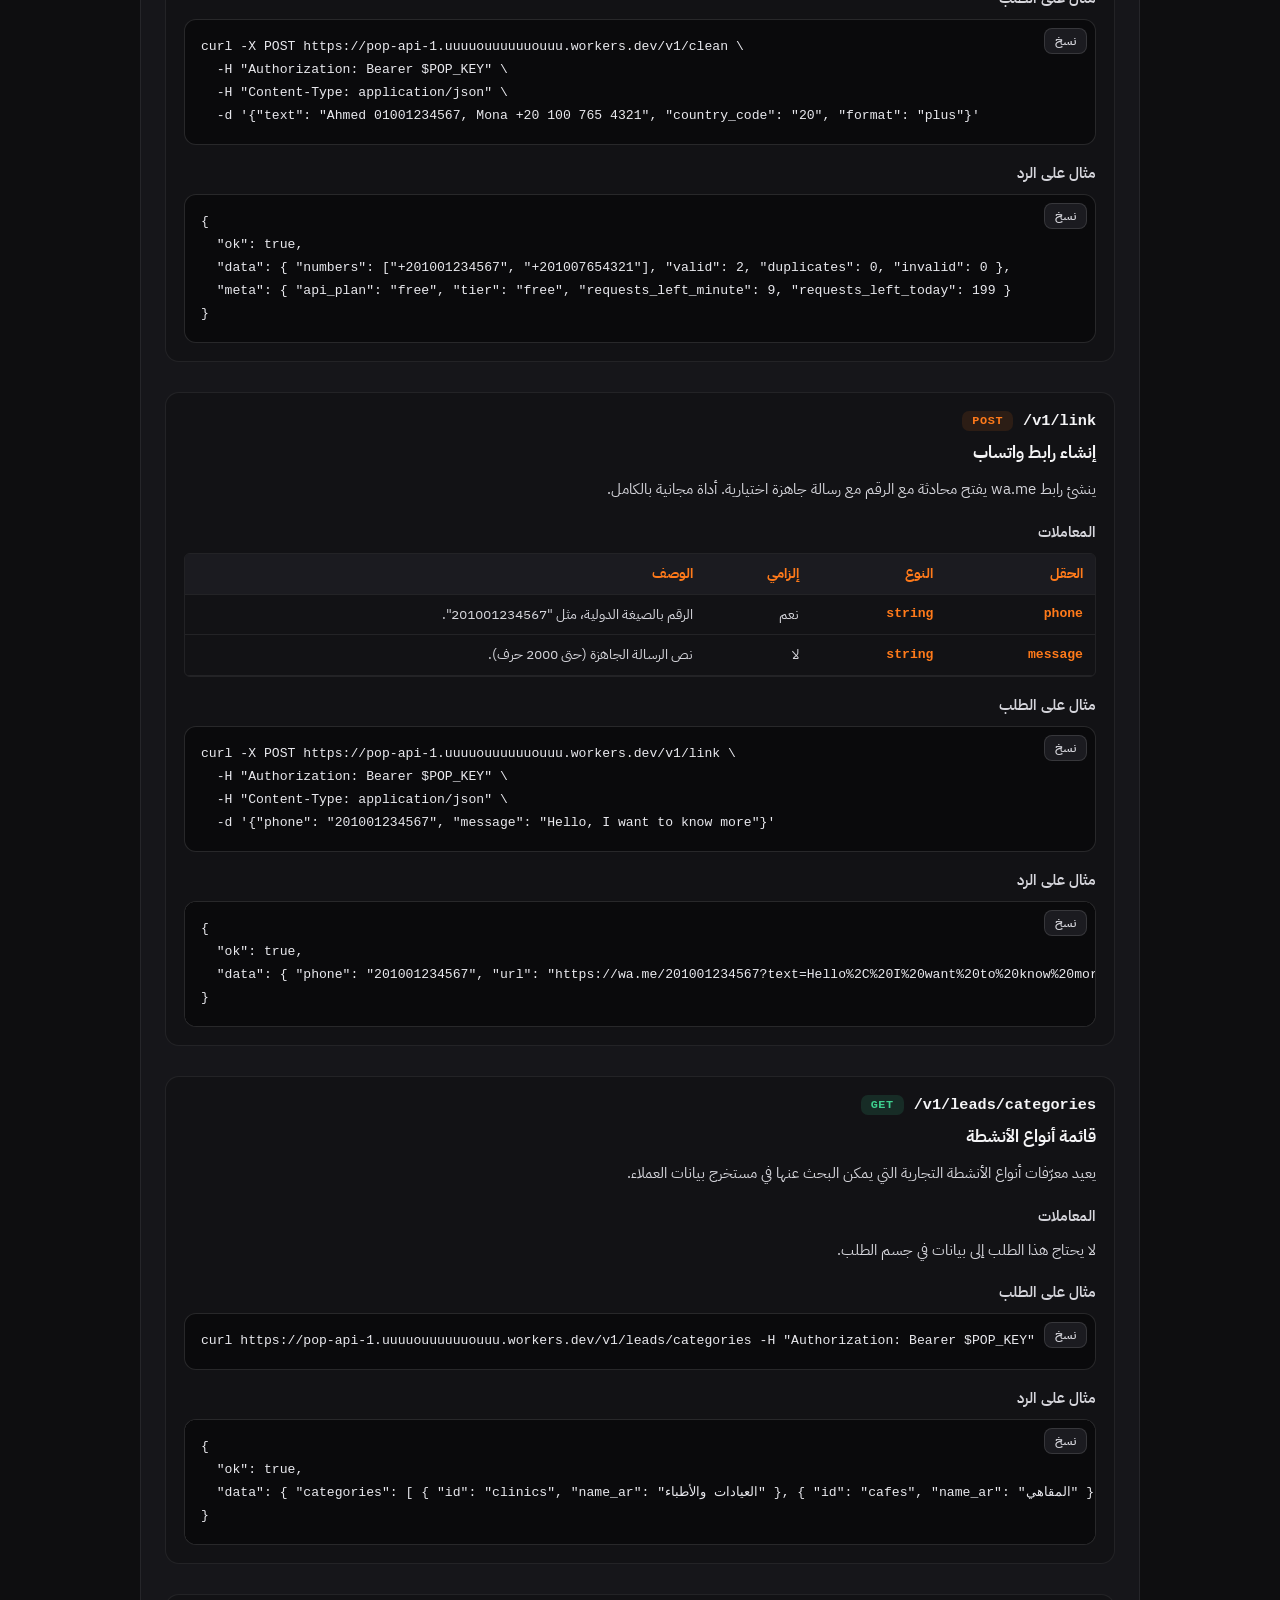
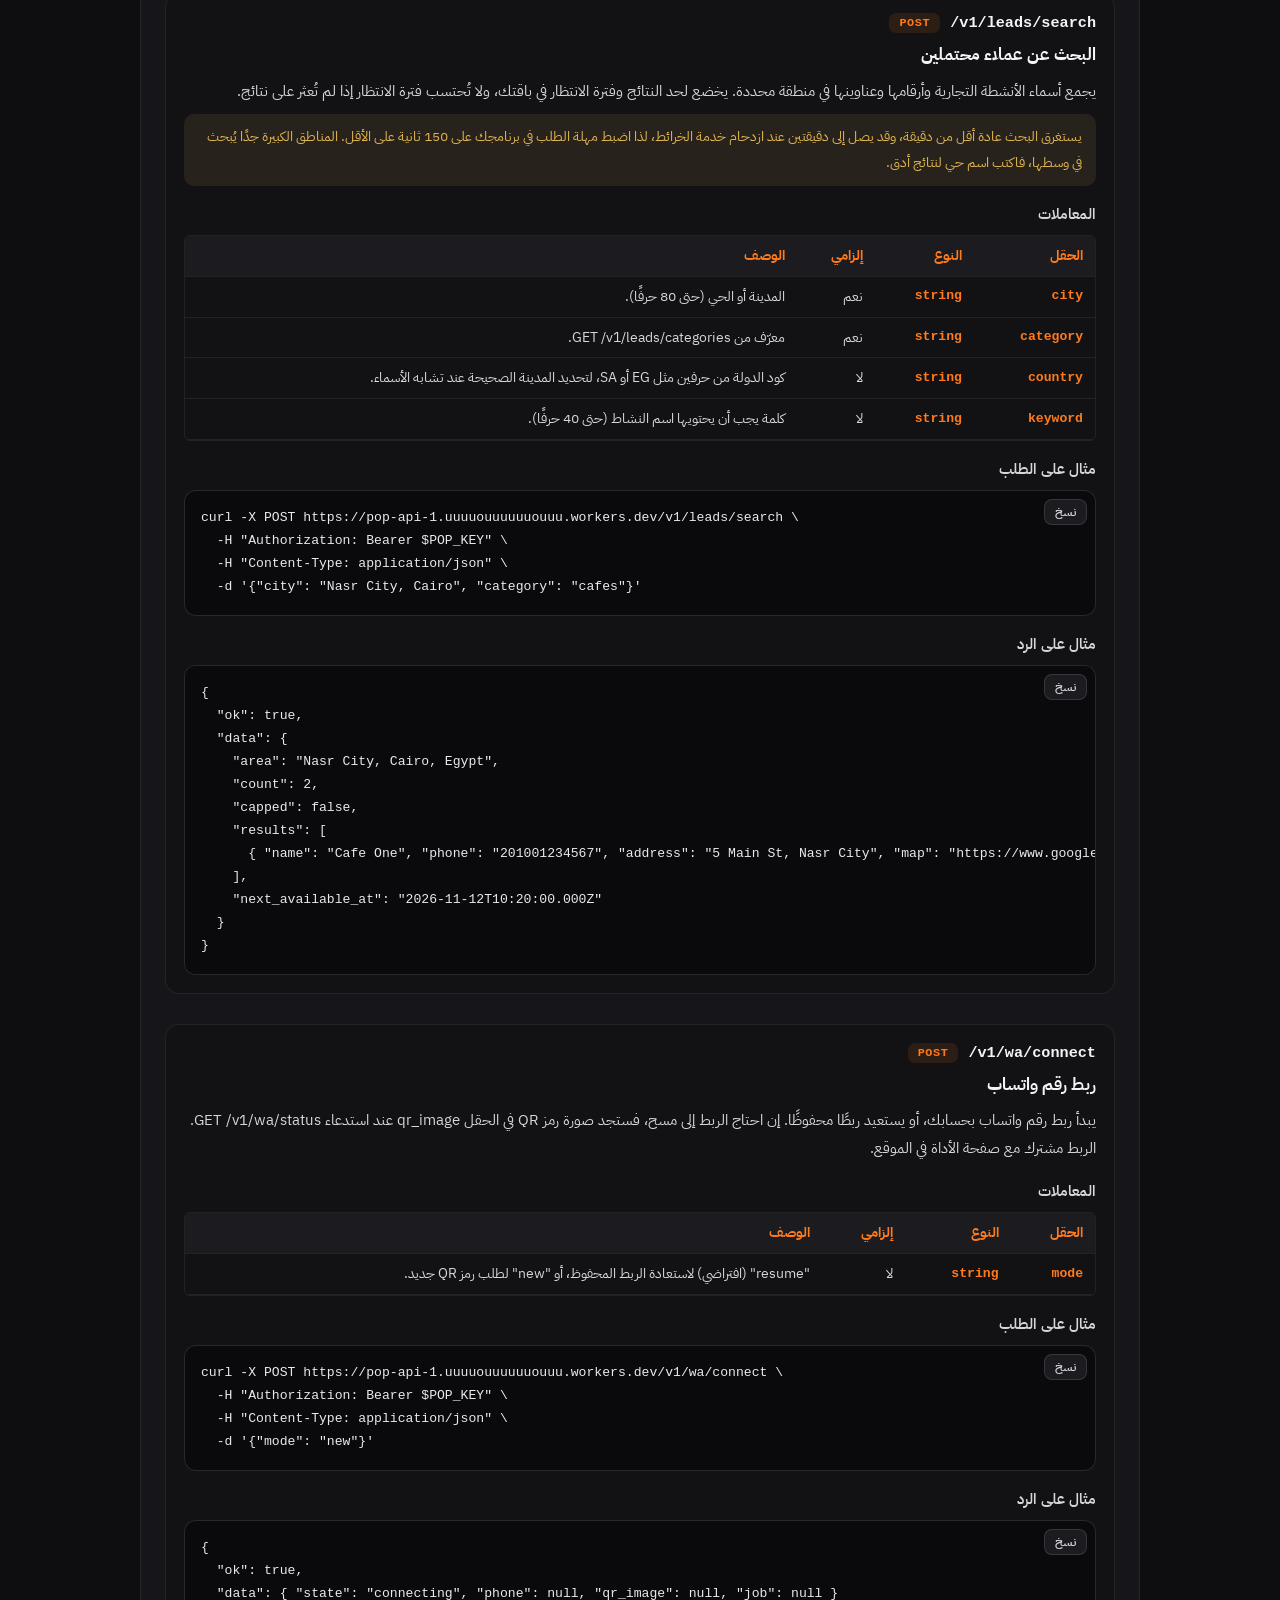
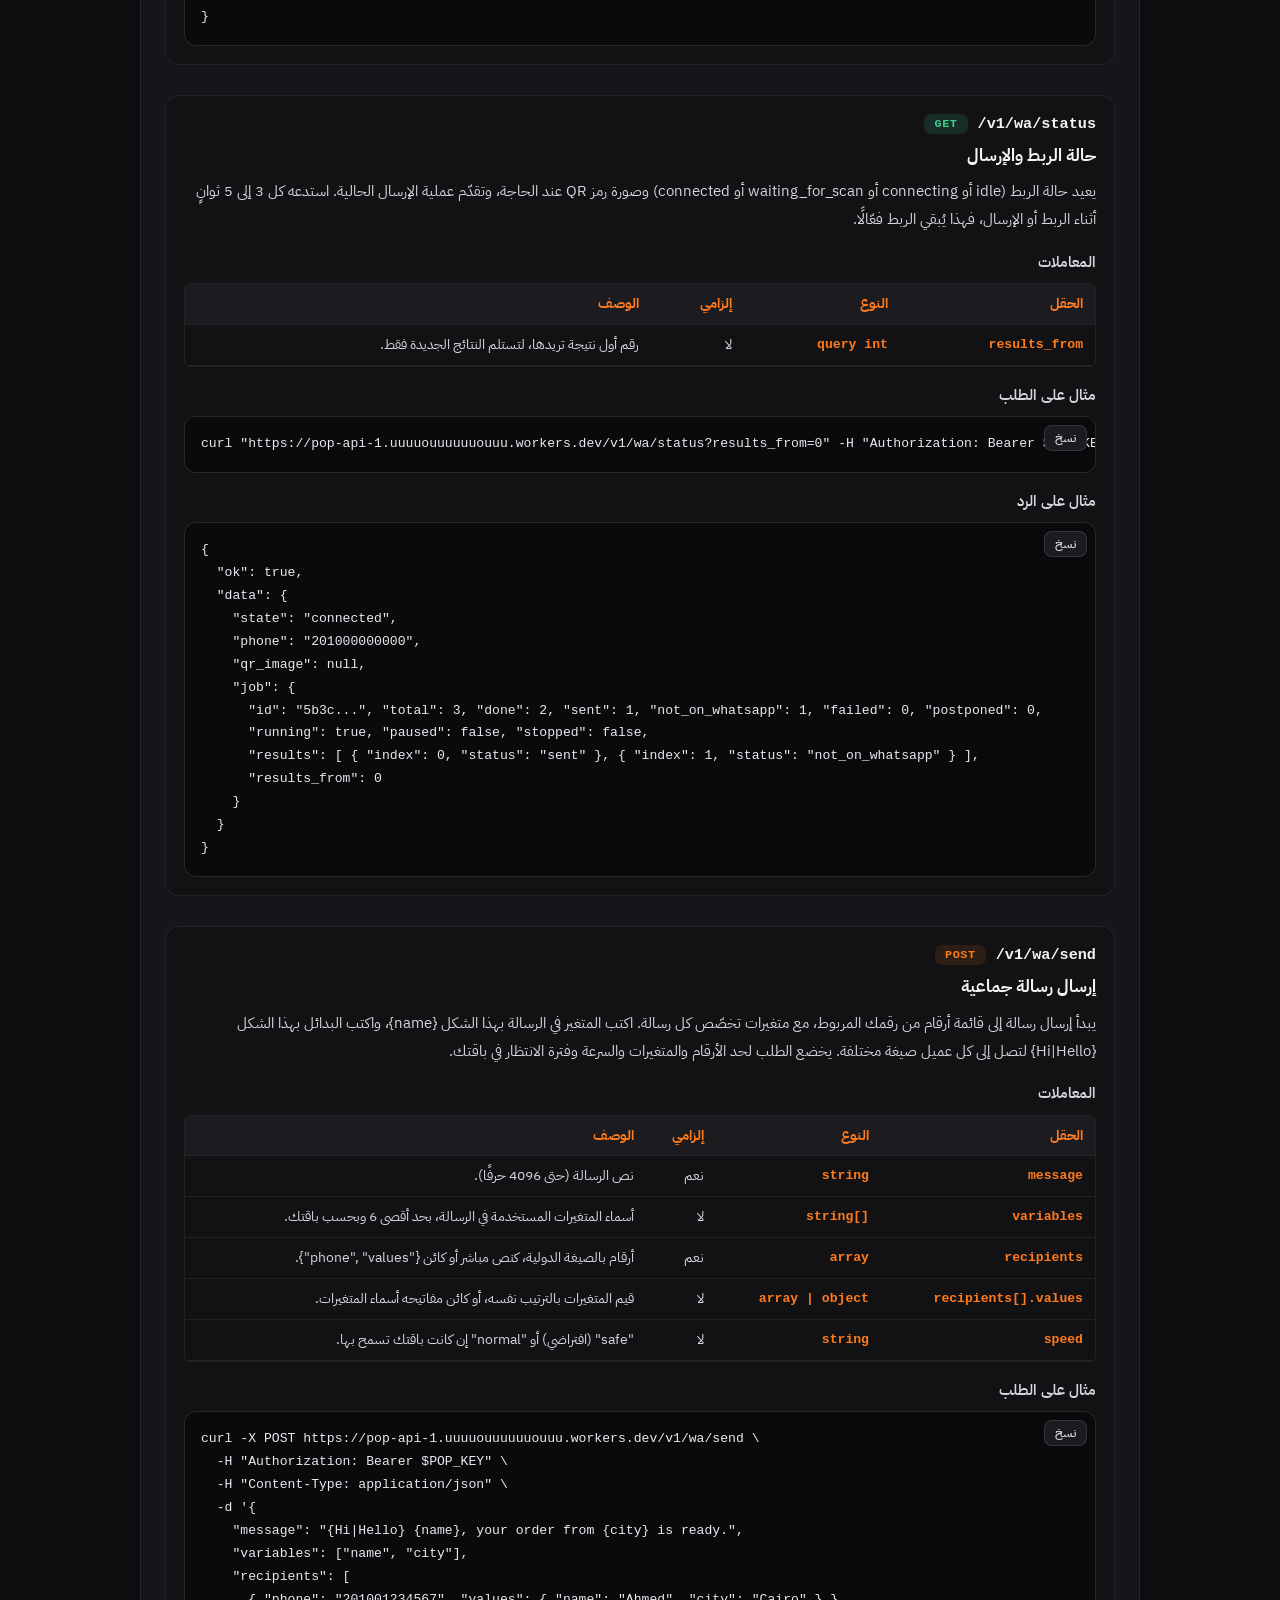
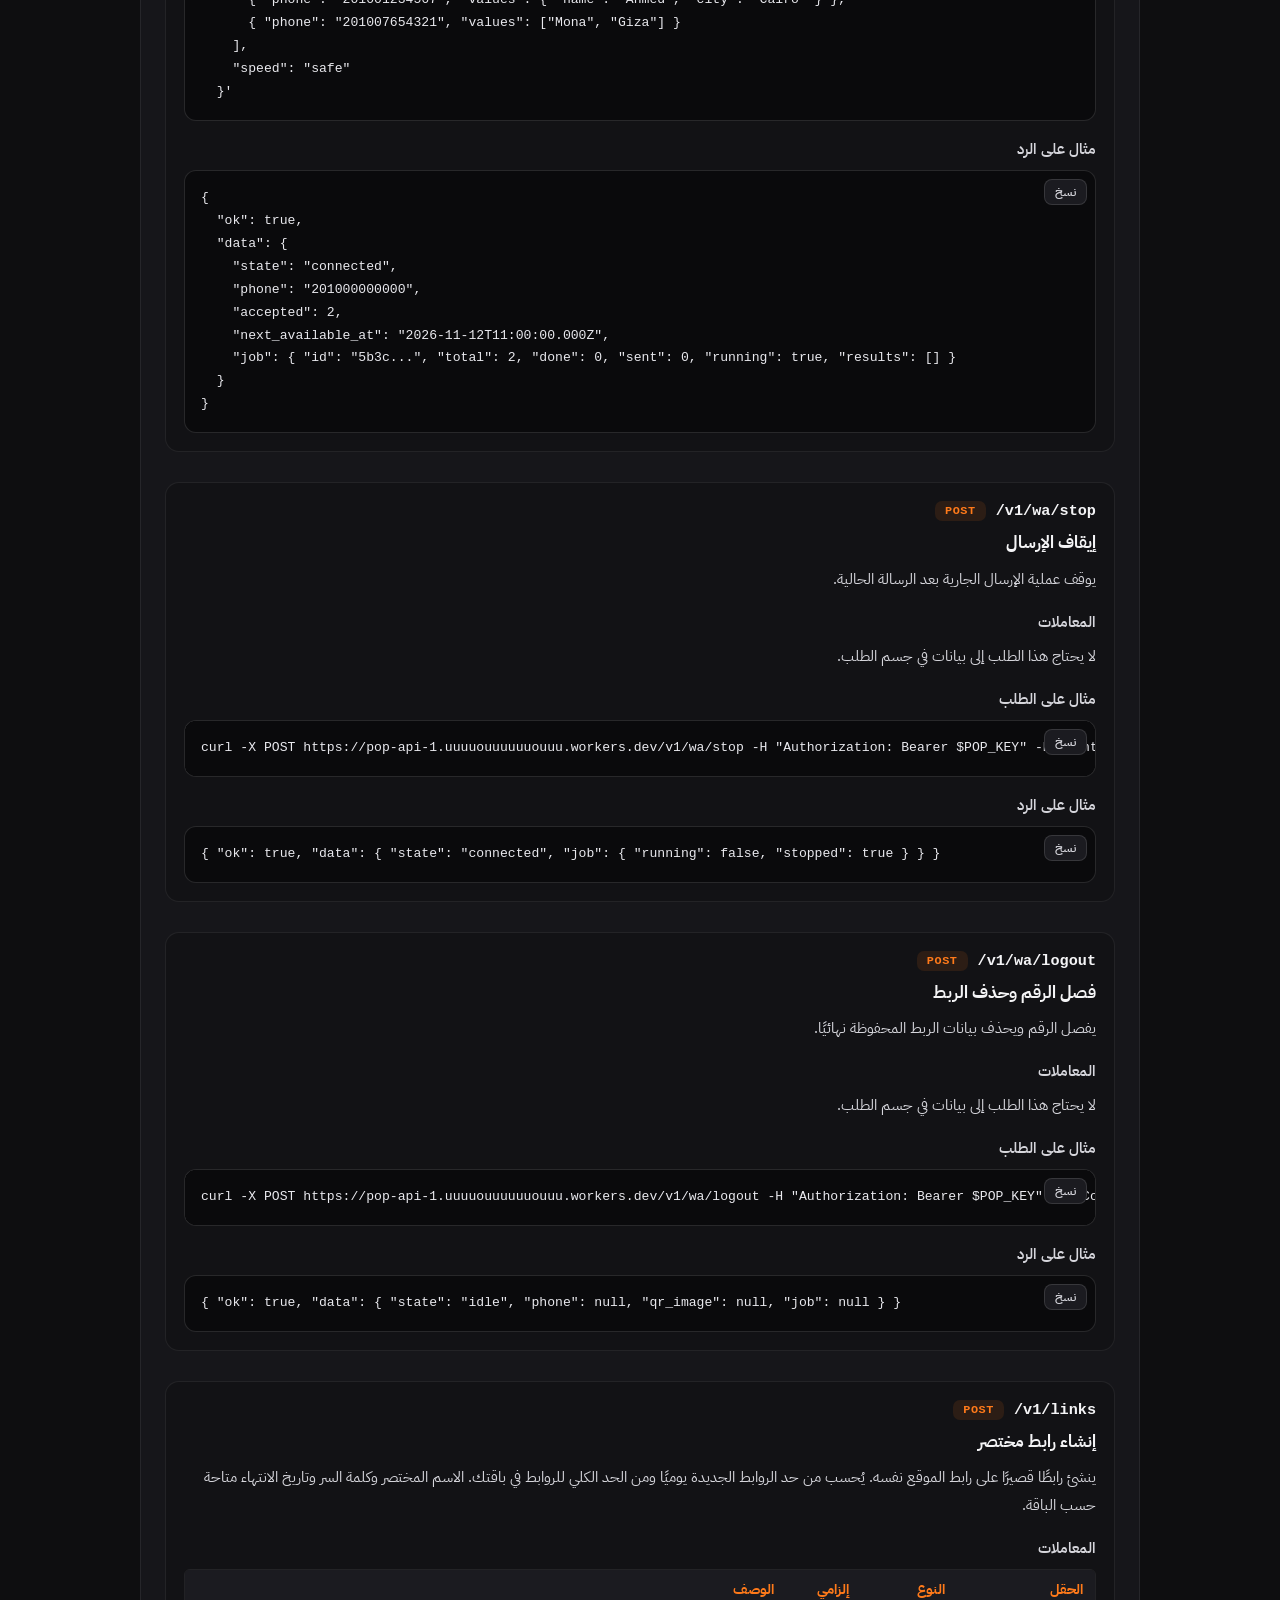
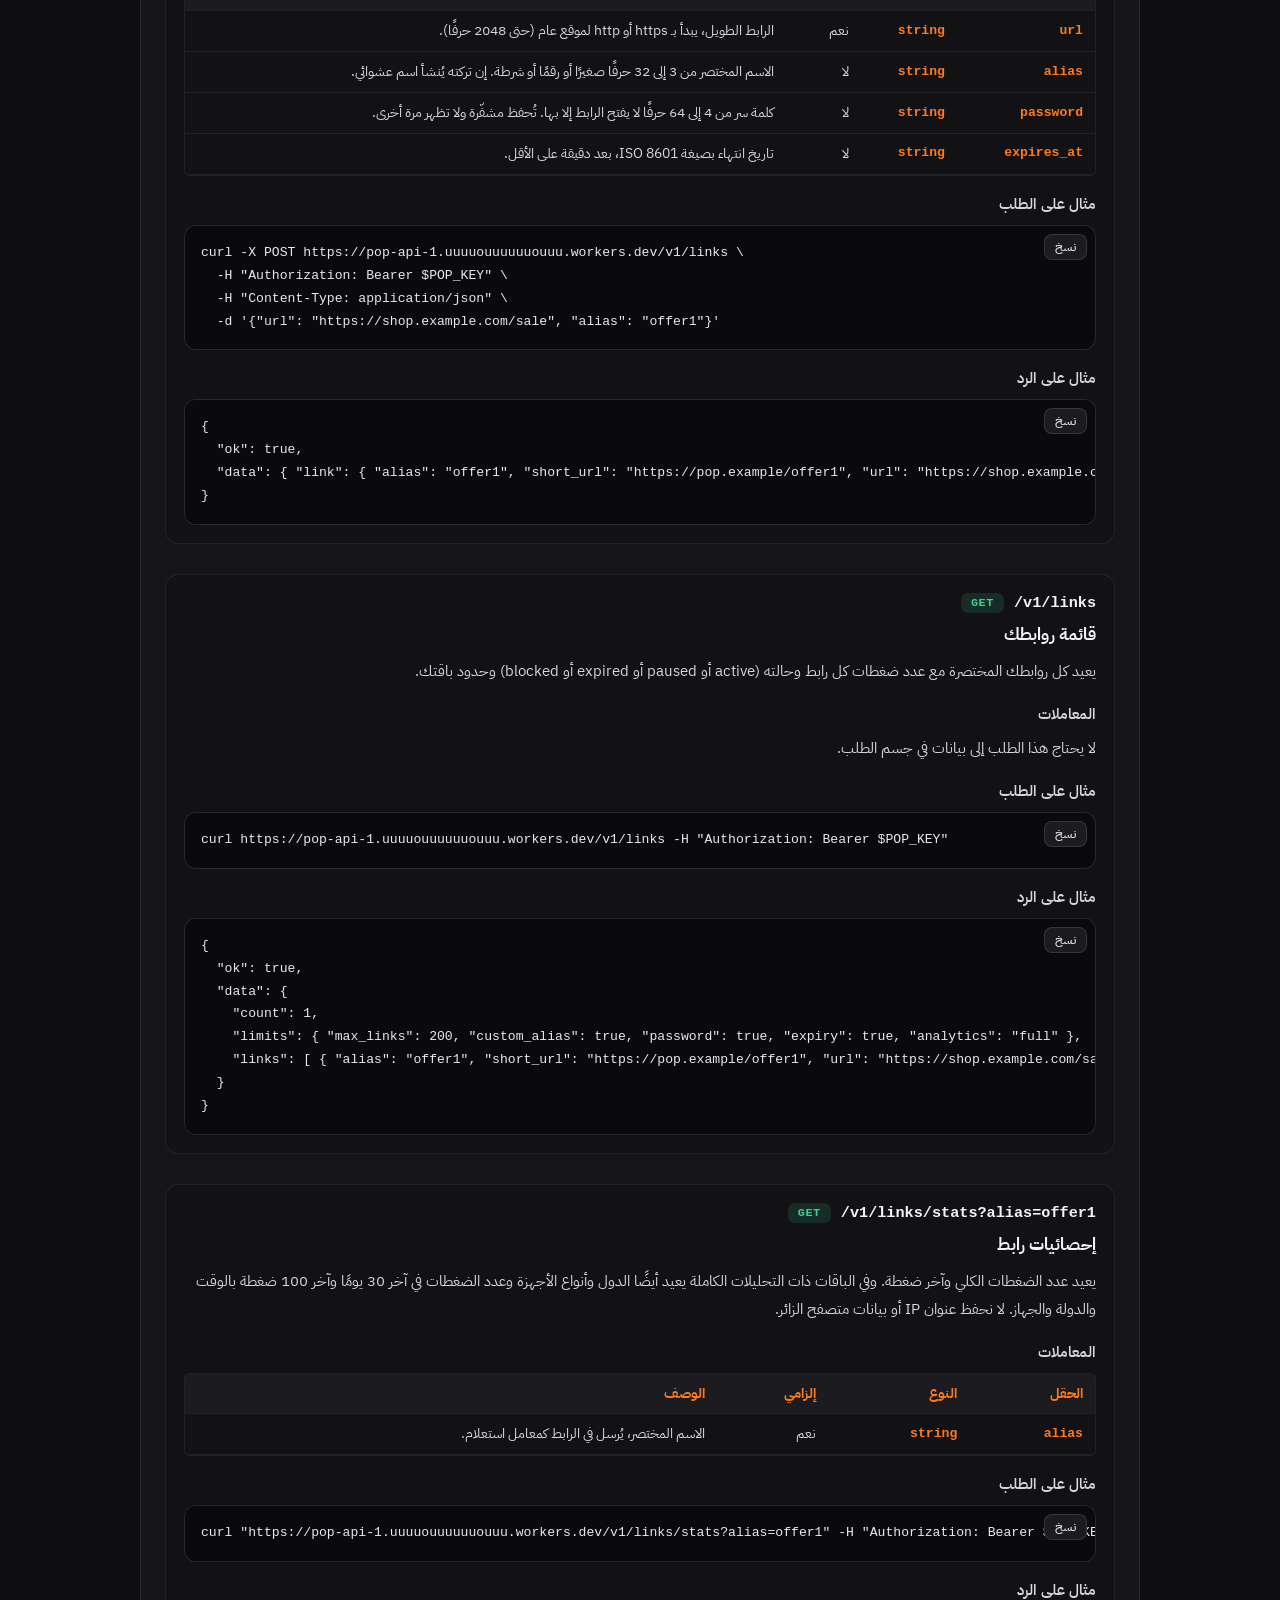
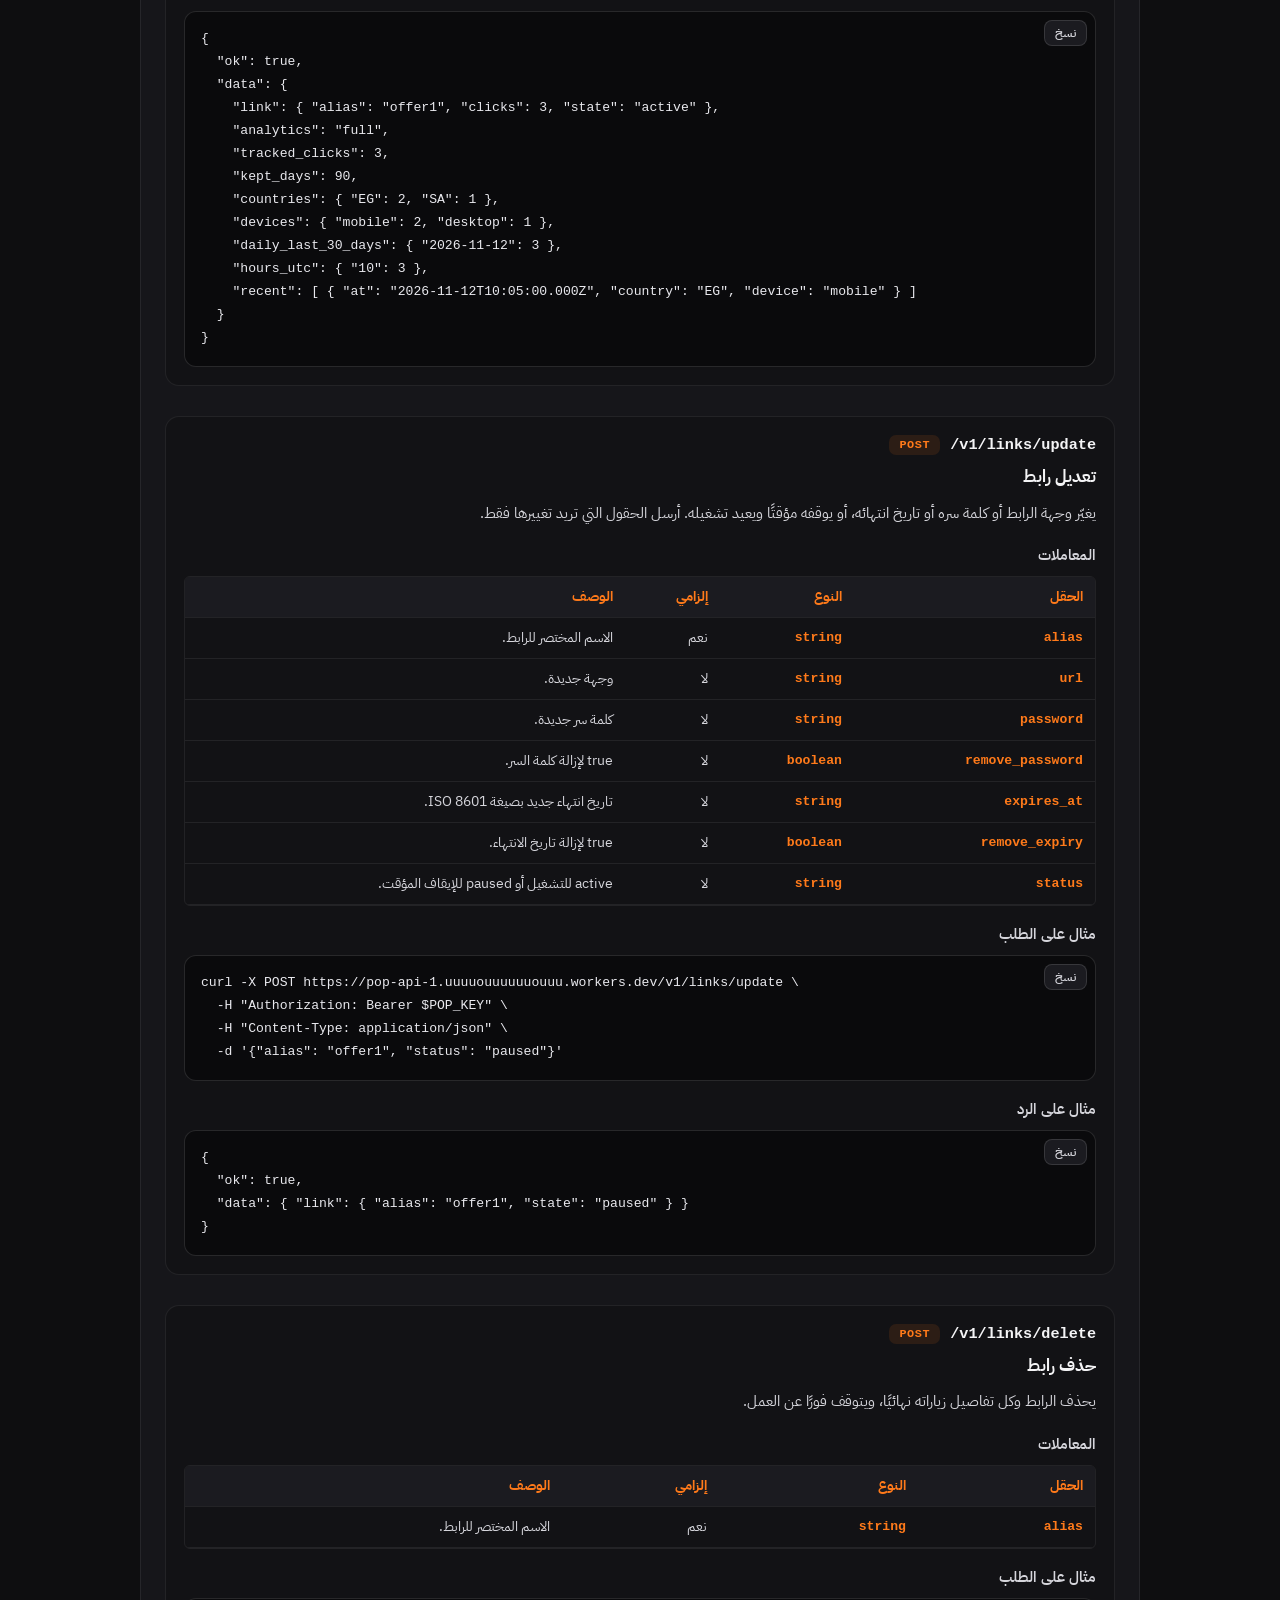
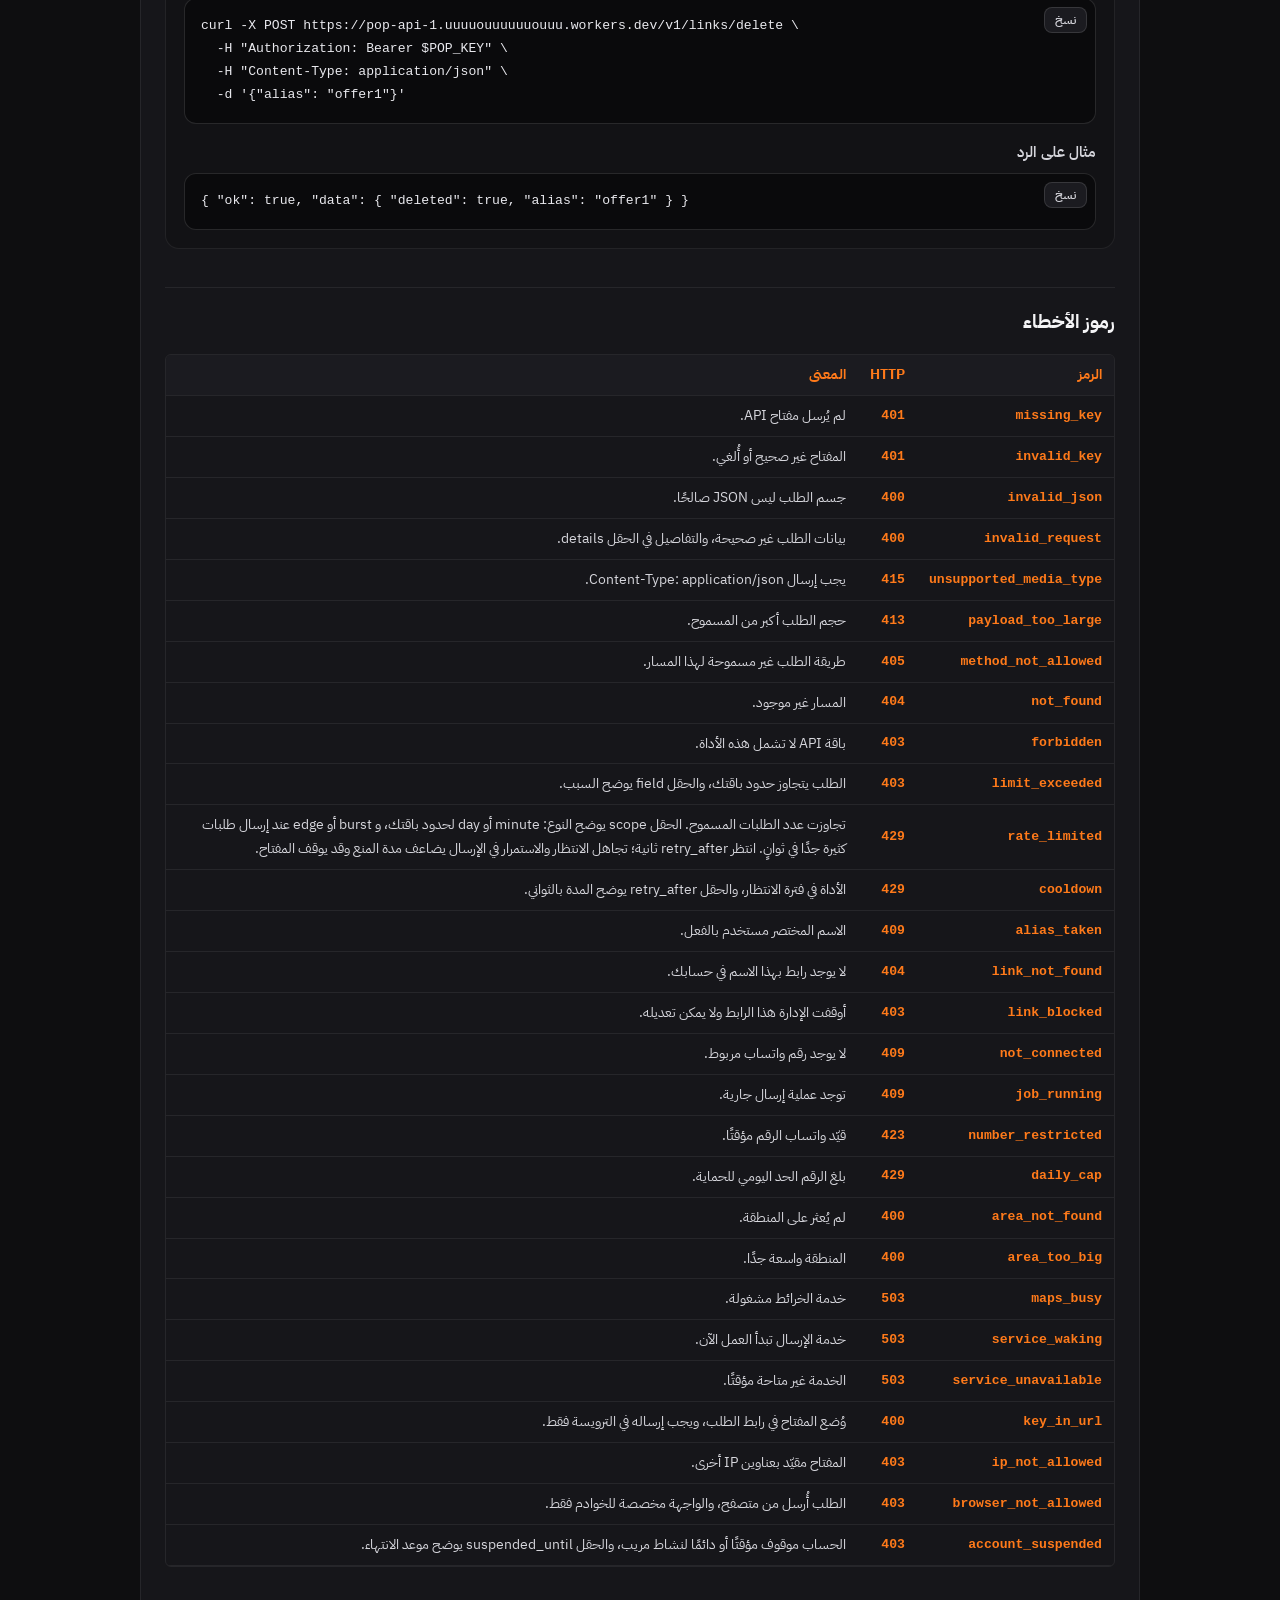
<file: api/api.html>
<!doctype html>
<html lang="ar" dir="rtl">
<head>
<meta charset="utf-8">
<meta name="viewport" content="width=device-width, initial-scale=1, minimum-scale=1, maximum-scale=1, user-scalable=no, viewport-fit=cover">
<title>واجهة POP البرمجية (API) - دليل المطورين</title>
<meta name="description" content="دليل واجهة POP البرمجية: المصادقة، والحدود، ونقاط الوصول لأدوات واتساب وبيانات العملاء وتنظيف الأرقام.">
<meta property="og:title" content="واجهة POP البرمجية (API)">
<meta property="og:description" content="اربط أدوات POP ببرامجك بطلبات بسيطة وآمنة.">
<meta property="og:type" content="website">
<meta name="twitter:card" content="summary">
<meta name="theme-color" content="#0e0e10">
<link rel="icon" type="image/png" href="../img/fav.png">
<link rel="apple-touch-icon" href="../img/apple-touch-icon.png">
<link rel="preconnect" href="https://fonts.googleapis.com">
<link rel="preconnect" href="https://fonts.gstatic.com" crossorigin>
<link rel="stylesheet" href="https://fonts.googleapis.com/css2?family=IBM+Plex+Sans+Arabic:wght@400;500;600;700&display=swap">
<link rel="stylesheet" href="../base.css">
<link rel="stylesheet" href="../main/main.css">
<link rel="stylesheet" href="../tools/wa/wa.css">
<link rel="stylesheet" href="../plans/plans.css">
<link rel="stylesheet" href="api.css">
<link rel="stylesheet" href="../ui.css">
<script src="../i18n.js"></script>
</head>
<body>
<div class="gate" id="gate">
  <img src="../img/symbol.png" alt="" width="64" height="56">
</div>

<header class="top" id="top" hidden>
  <div class="top-in">
    <a class="brand" href="../main/main.html" aria-label="لوحة الأدوات"><img src="../img/logo-word.png" alt="POP" width="96" height="29"></a>
    <nav class="crumbs" aria-label="مسار التنقل">
      <a href="../main/main.html">لوحة الأدوات</a>
      <svg viewBox="0 0 24 24" width="14" height="14" fill="none" stroke="currentColor" stroke-width="2" stroke-linecap="round" stroke-linejoin="round" aria-hidden="true"><path d="m15 18-6-6 6-6"/></svg>
      <span aria-current="page">واجهة API</span>
    </nav>
    <div class="top-end">
      <div data-lang-slot></div>
      <div class="user">
        <button class="user-btn" id="user-btn" type="button" aria-haspopup="menu" aria-expanded="false" aria-label="قائمة الحساب">
          <span class="avatar" id="avatar" translate="no"></span>
          <span class="user-txt"><b id="who-name" translate="no"></b><small id="who-mail" translate="no"></small></span>
          <svg class="chev" viewBox="0 0 24 24" width="16" height="16" fill="none" stroke="currentColor" stroke-width="2" stroke-linecap="round" stroke-linejoin="round" aria-hidden="true"><path d="m6 9 6 6 6-6"/></svg>
        </button>
        <div class="user-menu" id="user-menu" role="menu" hidden>
          <div class="um-head">
            <b id="um-name" translate="no"></b>
            <small id="um-mail" translate="no"></small>
            <span class="plan" id="um-plan">الخطة المجانية</span>
          </div>
          <a role="menuitem" href="../main/main.html">
            <svg viewBox="0 0 24 24" width="18" height="18" fill="none" stroke="currentColor" stroke-width="1.8" stroke-linecap="round" stroke-linejoin="round" aria-hidden="true"><rect x="3" y="3" width="7.5" height="7.5" rx="2"/><rect x="13.5" y="3" width="7.5" height="7.5" rx="2"/><rect x="3" y="13.5" width="7.5" height="7.5" rx="2"/><rect x="13.5" y="13.5" width="7.5" height="7.5" rx="2"/></svg>
            لوحة الأدوات
          </a>
          <a role="menuitem" href="../plans/plans.html">
            <svg viewBox="0 0 24 24" width="18" height="18" fill="none" stroke="currentColor" stroke-width="1.8" stroke-linecap="round" stroke-linejoin="round" aria-hidden="true"><path d="M12 3 3 8l9 5 9-5-9-5Z"/><path d="m3 13 9 5 9-5"/></svg>
            الباقات والاشتراكات
          </a>
          <a role="menuitem" href="../api/api.html">
            <svg viewBox="0 0 24 24" width="18" height="18" fill="none" stroke="currentColor" stroke-width="1.8" stroke-linecap="round" stroke-linejoin="round" aria-hidden="true"><path d="m8 7-5 5 5 5M16 7l5 5-5 5M13.5 4l-3 16"/></svg>
            واجهة API للمطورين
          </a>
          <a role="menuitem" href="../index.html">
            <svg viewBox="0 0 24 24" width="18" height="18" fill="none" stroke="currentColor" stroke-width="1.8" stroke-linecap="round" stroke-linejoin="round" aria-hidden="true"><circle cx="12" cy="12" r="9"/><path d="M12 11v5M12 8h.01"/></svg>
            عن POP
          </a>
          <button role="menuitem" class="um-out" id="out" type="button">
            <svg viewBox="0 0 24 24" width="18" height="18" fill="none" stroke="currentColor" stroke-width="1.8" stroke-linecap="round" stroke-linejoin="round" aria-hidden="true"><path d="M15 4h3a2 2 0 0 1 2 2v12a2 2 0 0 1-2 2h-3M10 17l-5-5 5-5M5 12h11"/></svg>
            تسجيل الخروج
          </button>
        </div>
      </div>
    </div>
  </div>
</header>

<main class="wa dv" id="view" hidden>
  <div class="wa-head">
    <p class="eyebrow-x" translate="no">POP API v1</p>
    <h1>واجهة POP البرمجية للمطورين</h1>
    <p>اربط أدوات POP ببرامجك وأنظمتك مباشرة: أرسل رسائل واتساب، واجمع بيانات العملاء، ونظّف القوائم، وأنشئ الروابط، بطلبات بسيطة وآمنة. كل الردود باللغة الإنجليزية وبصيغة JSON.</p>
    <div class="base-url"><span>عنوان الطلبات</span><code translate="no" dir="ltr" data-base></code></div>
  </div>

  <section class="card keys" id="keys" aria-labelledby="t-keys">
    <div class="card-head">
      <span class="step">1</span>
      <h2 id="t-keys">مفاتيح API الخاصة بك</h2>
      <span class="badge" id="api-plan" data-live translate="no">Free</span>
    </div>
    <div id="keys-guest" hidden>
      <p class="hint">سجّل الدخول لإنشاء مفاتيح API وإدارتها، ولمعرفة باقتك وحدودها اليومية.</p>
      <a class="btn" href="../login/log.html">تسجيل الدخول</a>
    </div>
    <div id="keys-user" hidden>
      <div class="kmeter">
        <div class="kmeter-top"><span>طلبات اليوم لحسابك</span><b id="k-day" data-live translate="no" dir="ltr">-</b></div>
        <div class="kbar" aria-hidden="true"><i id="k-bar"></i></div>
        <p class="hint">الحد اليومي يخص حسابك كله ويُقسم على كل مفاتيحك، ولا يزيد بإنشاء مفاتيح أكثر. يتجدد العداد بعد 24 ساعة من أول طلب.</p>
      </div>
      <dl class="kfacts">
        <div><dt>الطلبات في الدقيقة</dt><dd><span id="k-min" data-live translate="no">-</span></dd></div>
        <div><dt>عدد المفاتيح</dt><dd><span id="k-count" data-live translate="no">-</span></dd></div>
        <div><dt>نسبة حدود الباقة</dt><dd><span id="k-share" data-live translate="no">-</span></dd></div>
        <div><dt>صلاحية الباقة</dt><dd id="k-exp" data-live>-</dd></div>
      </dl>
      <div class="alert soft kmove" id="k-move" hidden>
        <p id="k-move-text"></p>
        <div class="row-actions">
          <button class="btn small" id="k-move-yes" type="button">انقل المفاتيح للباقة الجديدة</button>
          <button class="btn ghost small" id="k-move-no" type="button">أبقِها على حدودها الحالية</button>
        </div>
      </div>
      <div class="klist" id="k-list"></div>
      <div class="kfresh" id="k-fresh" hidden>
        <p class="alert soft">انسخ المفتاح الآن واحفظه في مكان آمن. لن نعرضه مرة أخرى، ولا يمكن لأحد، ولا حتى فريق POP، استرجاعه.</p>
        <div class="kbox" dir="ltr"><code id="k-full" translate="no"></code><button class="btn small" id="k-copy" type="button" data-nobusy>نسخ المفتاح</button></div>
      </div>
      <form class="kmake" id="k-make-form" novalidate>
        <label for="k-name">اسم المفتاح الجديد (اختياري)</label>
        <div class="kbox"><input id="k-name" type="text" maxlength="40" autocomplete="off" placeholder="مثل: موقعي أو خادم الطلبات"><button class="btn" id="k-make" type="submit">إنشاء مفتاح</button></div>
      </form>
      <div class="row-actions">
        <a class="btn ghost" href="../plans/plans.html">ترقية باقة API</a>
      </div>
      <p class="hint" id="k-msg" role="status" aria-live="polite"></p>
    </div>
  </section>

  <section class="card docs" aria-labelledby="t-docs">
    <div class="card-head">
      <span class="step">2</span>
      <h2 id="t-docs">دليل الاستخدام</h2>
    </div>
    <nav class="toc" aria-label="محتويات الدليل">
      <a href="#start">البداية السريعة</a>
      <a href="#auth">المصادقة</a>
      <a href="#guides">الربط مع كل أداة</a>
      <a href="#format">شكل الردود</a>
      <a href="#limits">الحدود وفترات الانتظار</a>
      <a href="#plans">باقات API</a>
      <a href="#endpoints">نقاط الوصول</a>
      <a href="#errors">رموز الأخطاء</a>
      <a href="#samples">أمثلة برمجية</a>
    </nav>

    <h3 id="start">البداية السريعة</h3>
    <ol class="steps-list">
      <li>أنشئ مفتاح API من الأعلى واحفظه في متغير بيئة على خادمك باسم POP_KEY.</li>
      <li>أرسل أول طلب لمعرفة باقتك وحدودك.</li>
      <li>استخدم نقاط الوصول بالأسفل، وتابع الحدود من ترويسات الرد.</li>
    </ol>
    <pre class="code" dir="ltr"><button class="copy" type="button" aria-label="نسخ">نسخ</button><code translate="no">export POP_KEY=&quot;pop_yourname_XXXXXXXXXXXXXXXXXXXXXXXXXXXXXXXX&quot;
curl {BASE}/me -H &quot;Authorization: Bearer $POP_KEY&quot;</code></pre>

    <h3 id="auth">المصادقة</h3>
    <p>أرسل المفتاح في كل طلب داخل الترويسة Authorization بهذا الشكل: Bearer ثم المفتاح. ويمكنك بدلًا من ذلك استخدام الترويسة X-API-Key. يكون شكل المفتاح دائمًا: pop_ ثم اسم المستخدم ثم سلسلة عشوائية فريدة من 32 حرفًا.</p>
    <pre class="code" dir="ltr"><button class="copy" type="button" aria-label="نسخ">نسخ</button><code translate="no">Authorization: Bearer pop_ahmed_7Gk2Lm9QwXz4Rt8Vb1Nc6Hy3Pd5Fs0Ja
X-API-Key: pop_ahmed_7Gk2Lm9QwXz4Rt8Vb1Nc6Hy3Pd5Fs0Ja</code></pre>
    <ul class="warn-list">
      <li>استخدم المفتاح من خادمك فقط. الطلبات المباشرة من المتصفح محظورة عمدًا حتى لا ينكشف المفتاح لزوار موقعك.</li>
      <li>يمكنك إنشاء حتى 3 مفاتيح في حسابك، مثلًا مفتاح لكل موقع أو خادم. كل المفاتيح تشترك في حدود حسابك اليومية، ويمكنك إلغاء أي مفتاح وحده دون التأثير على الباقي.</li>
      <li>يظهر المفتاح كاملًا مرة واحدة فقط عند إنشائه، فاحفظه فورًا في مكان آمن.</li>
      <li>لا تضع المفتاح أبدًا في رابط الطلب، مثل ?key=، فالروابط تُحفظ في السجلات. أي طلب يحمل المفتاح في الرابط يُرفض.</li>
      <li>يمكنك تقييد كل مفتاح بعناوين IP خوادمك من الأعلى، فلا يعمل من أي مكان آخر.</li>
    </ul>

    <h3 id="format">شكل الردود</h3>
    <p>كل الردود بصيغة JSON وباللغة الإنجليزية. عند النجاح يكون الحقل ok بقيمة true والبيانات في data، وعند الخطأ يكون ok بقيمة false وتفاصيل الخطأ في error.</p>
    <div class="two-code">
      <pre class="code" dir="ltr"><button class="copy" type="button" aria-label="نسخ">نسخ</button><code translate="no">{
  &quot;ok&quot;: true,
  &quot;data&quot;: { },
  &quot;meta&quot;: {
    &quot;api_plan&quot;: &quot;pro&quot;,
    &quot;account_plan&quot;: &quot;pro&quot;,
    &quot;tier&quot;: &quot;pro&quot;,
    &quot;key&quot;: &quot;My server&quot;,
    &quot;requests_left_minute&quot;: 29,
    &quot;requests_used_today&quot;: 1,
    &quot;requests_left_today&quot;: 1999,
    &quot;daily_limit&quot;: 2000
  }
}</code></pre>
      <pre class="code" dir="ltr"><button class="copy" type="button" aria-label="نسخ">نسخ</button><code translate="no">{
  &quot;ok&quot;: false,
  &quot;error&quot;: {
    &quot;code&quot;: &quot;cooldown&quot;,
    &quot;message&quot;: &quot;This tool is in its cooldown period for your plan. Retry after the indicated time.&quot;,
    &quot;retry_after&quot;: 1260,
    &quot;available_at&quot;: &quot;2026-11-12T11:00:00.000Z&quot;
  }
}</code></pre>
    </div>

    <h3 id="limits">الحدود وفترات الانتظار</h3>
    <p>لكل باقة API عدد طلبات في الدقيقة وفي اليوم. وتحصل كل أداة مدفوعة على حدود الباقة المقابلة لباقة API لديك، بنسبة أقل من حدودها في الموقع للحفاظ على استقرار الخوادم. ويوضح كل رد ما تبقى لك في هذه الترويسات:</p>
    <div class="table-wrap"><table class="dt"><thead><tr><th>الترويسة</th><th>المعنى</th></tr></thead><tbody><tr><td dir="ltr" translate="no" class="mono">X-RateLimit-Limit-Minute</td><td>عدد الطلبات المسموح في الدقيقة.</td></tr><tr><td dir="ltr" translate="no" class="mono">X-RateLimit-Remaining-Minute</td><td>الطلبات المتبقية في الدقيقة الحالية.</td></tr><tr><td dir="ltr" translate="no" class="mono">X-RateLimit-Limit-Day</td><td>عدد الطلبات المسموح في اليوم.</td></tr><tr><td dir="ltr" translate="no" class="mono">X-RateLimit-Remaining-Day</td><td>الطلبات المتبقية اليوم.</td></tr><tr><td dir="ltr" translate="no" class="mono">Retry-After</td><td>عدد الثواني قبل إعادة المحاولة، ويظهر مع الرمز 429.</td></tr><tr><td dir="ltr" translate="no" class="mono">X-Request-Id</td><td>معرّف فريد للطلب يفيد عند المتابعة.</td></tr></tbody></table></div>
    <p>فترة الانتظار هي المدة بين كل عملية إرسال لقائمة أرقام أو عملية بحث والتي تليها، وليست بين الرسائل داخل العملية نفسها. تقصر كلما ارتفعت الباقة، ولا تُحتسب إذا فشلت العملية قبل أن تبدأ. يعيد الرد الحقل next_available_at بموعد انتهاء الانتظار، وعند رفض الطلب يعيد retry_after بالثواني وavailable_at بالموعد.</p>

    <h4>الحدود على مستوى الحساب</h4>
    <ul class="steps-list">
      <li>كل الحدود اليومية وحدود الدقيقة وفترات الانتظار تُحسب لحسابك كله، وليس لكل مفتاح. لو كانت باقتك 2000 طلب يوميًا واستخدمتها من مفتاح واحد، فلن تعمل باقي المفاتيح حتى يتجدد العداد.</li>
      <li>كل مفتاح يعمل بالباقة التي أُنشئ عليها. عند ترقية باقة API نسألك في صفحة المفاتيح: هل تنقل المفاتيح القديمة إلى الباقة الجديدة أم تبقيها على حدودها الحالية، مثلًا لو أعطيت مفتاحًا لشخص آخر وتريد حدودًا أقل له.</li>
      <li>عند انتهاء اشتراك API تعمل كل المفاتيح تلقائيًا بحدود الباقة المجانية، دون أن تتوقف أو تحتاج إلى إنشاء مفاتيح جديدة.</li>
      <li>تجد ما تبقى لك اليوم في الحقل meta.requests_left_today في كل رد، وفي صفحة المفاتيح بالأعلى.</li>
    </ul>

    <h3 id="plans">باقات API</h3>
    <div class="api-plans" id="api-plans"></div>

    <h3 id="guides">الربط مع كل أداة</h3>
    <div class="guides">
      <div class="guide"><b>واتساب الجماعي</b><ol><li>أرسل POST /wa/connect.</li><li>اطلب GET /wa/status كل 3 ثوانٍ واعرض qr_image للمستخدم حتى تصبح الحالة connected.</li><li>أرسل الرسالة والأرقام إلى POST /wa/send.</li><li>تابع التقدم من GET /wa/status عبر الحقل job، ويمكنك الإيقاف بـ POST /wa/stop.</li></ol></div>
      <div class="guide"><b>مستخرج بيانات العملاء</b><ol><li>اجلب أنواع الأنشطة مرة واحدة من GET /leads/categories واحفظها.</li><li>أرسل المدينة أو الحي ونوع النشاط إلى POST /leads/search، ويمكنك إضافة country بكود الدولة مثل EG لنتائج أدق.</li><li>قد يستغرق البحث حتى دقيقتين، فاجعل مهلة الطلب في برنامجك 150 ثانية على الأقل.</li></ol></div>
      <div class="guide"><b>منظف الأرقام ورابط واتساب</b><ol><li>أرسل نصًا أو قائمة أرقام إلى POST /clean لتحصل على أرقام دولية نظيفة بلا تكرار.</li><li>أرسل رقمًا ورسالة إلى POST /link لتحصل على رابط wa.me جاهز. الأداتان مجانيتان في كل الباقات.</li></ol></div>
      <div class="guide"><b>مختصر الروابط</b><ol><li>أنشئ الرابط بـ POST /links واحفظ short_url.</li><li>اعرض روابطك بـ GET /links وإحصائيات رابط بـ GET /links/stats?alias=...</li><li>عدّل الوجهة أو أوقف الرابط بـ POST /links/update، واحذفه بـ POST /links/delete.</li></ol></div>
    </div>

    <h3 id="endpoints">نقاط الوصول</h3>
    <article class="ep" id="v1-me">
      <div class="ep-head"><span class="m m-get" translate="no">GET</span><code translate="no" dir="ltr">/v1/me</code></div>
      <h3>بيانات الحساب والباقة</h3>
      <p>يعيد بيانات الحساب المرتبط بالمفتاح، وباقة API الحالية، والحدود الفعلية لكل أداة بعد تطبيق نسبة باقة API.</p>
      
      <h4>المعاملات</h4>
      <p class="hint">لا يحتاج هذا الطلب إلى بيانات في جسم الطلب.</p>
      <h4>مثال على الطلب</h4>
      <pre class="code" dir="ltr"><button class="copy" type="button" aria-label="نسخ">نسخ</button><code translate="no">curl {BASE}/me \
  -H &quot;Authorization: Bearer $POP_KEY&quot;</code></pre>
      <h4>مثال على الرد</h4>
      <pre class="code" dir="ltr"><button class="copy" type="button" aria-label="نسخ">نسخ</button><code translate="no">{
  &quot;ok&quot;: true,
  &quot;data&quot;: {
    &quot;account&quot;: { &quot;email&quot;: &quot;you@gmail.com&quot;, &quot;first_name&quot;: &quot;Ahmed&quot;, &quot;last_name&quot;: &quot;Saleh&quot; },
    &quot;api&quot;: { &quot;plan&quot;: &quot;pro&quot;, &quot;account_plan&quot;: &quot;pro&quot;, &quot;tier&quot;: &quot;pro&quot;, &quot;share_percent&quot;: 60, &quot;expires_at&quot;: &quot;2026-12-31T00:00:00.000Z&quot;, &quot;per_minute&quot;: 30, &quot;per_day&quot;: 2000, &quot;used_today&quot;: 1, &quot;left_today&quot;: 1999, &quot;quota_scope&quot;: &quot;account&quot; },
    &quot;key&quot;: { &quot;id&quot;: &quot;K7GQ2MXA&quot;, &quot;name&quot;: &quot;My server&quot; },
    &quot;tools&quot;: {
      &quot;wa&quot;: { &quot;plan&quot;: &quot;pro&quot;, &quot;limits&quot;: { &quot;max_recipients&quot;: 90, &quot;max_variables&quot;: 4, &quot;cooldown_minutes&quot;: 60, &quot;daily_cap_per_number&quot;: 90, &quot;speeds&quot;: [&quot;safe&quot;, &quot;normal&quot;] } },
      &quot;leads&quot;: { &quot;plan&quot;: &quot;pro&quot;, &quot;limits&quot;: { &quot;max_results&quot;: 180, &quot;cooldown_minutes&quot;: 20 } },
      &quot;clean&quot;: { &quot;plan&quot;: &quot;free_tool&quot;, &quot;limits&quot;: {} },
      &quot;link&quot;: { &quot;plan&quot;: &quot;free_tool&quot;, &quot;limits&quot;: {} }
    }
  },
  &quot;meta&quot;: { &quot;api_plan&quot;: &quot;pro&quot;, &quot;account_plan&quot;: &quot;pro&quot;, &quot;tier&quot;: &quot;pro&quot;, &quot;key&quot;: &quot;My server&quot;, &quot;requests_left_minute&quot;: 29, &quot;requests_used_today&quot;: 1, &quot;requests_left_today&quot;: 1999, &quot;daily_limit&quot;: 2000 }
}</code></pre>
    </article><article class="ep" id="v1-clean">
      <div class="ep-head"><span class="m m-post" translate="no">POST</span><code translate="no" dir="ltr">/v1/clean</code></div>
      <h3>تنظيف قائمة أرقام</h3>
      <p>يستخرج أرقام الهواتف من أي نص، ويوحّد صيغتها الدولية، ويحذف المكرر وغير الصالح. أداة مجانية بالكامل في كل الباقات.</p>
      
      <h4>المعاملات</h4>
      <div class="table-wrap"><table class="dt"><thead><tr><th>الحقل</th><th>النوع</th><th>إلزامي</th><th>الوصف</th></tr></thead><tbody><tr><td dir="ltr" translate="no" class="mono">text</td><td dir="ltr" translate="no" class="mono">string</td><td>أحدهما</td><td>نص يحتوي على أرقام (حتى 200000 حرف).</td></tr><tr><td dir="ltr" translate="no" class="mono">numbers</td><td dir="ltr" translate="no" class="mono">string[]</td><td>أحدهما</td><td>قائمة أرقام (حتى 20000 عنصر).</td></tr><tr><td dir="ltr" translate="no" class="mono">country_code</td><td dir="ltr" translate="no" class="mono">string</td><td>لا</td><td>رمز الدولة للأرقام المحلية، مثل "20".</td></tr><tr><td dir="ltr" translate="no" class="mono">format</td><td dir="ltr" translate="no" class="mono">string</td><td>لا</td><td>"digits" (افتراضي) أو "plus" لإضافة علامة +.</td></tr></tbody></table></div>
      <h4>مثال على الطلب</h4>
      <pre class="code" dir="ltr"><button class="copy" type="button" aria-label="نسخ">نسخ</button><code translate="no">curl -X POST {BASE}/clean \
  -H &quot;Authorization: Bearer $POP_KEY&quot; \
  -H &quot;Content-Type: application/json&quot; \
  -d &#x27;{&quot;text&quot;: &quot;Ahmed 01001234567, Mona +20 100 765 4321&quot;, &quot;country_code&quot;: &quot;20&quot;, &quot;format&quot;: &quot;plus&quot;}&#x27;</code></pre>
      <h4>مثال على الرد</h4>
      <pre class="code" dir="ltr"><button class="copy" type="button" aria-label="نسخ">نسخ</button><code translate="no">{
  &quot;ok&quot;: true,
  &quot;data&quot;: { &quot;numbers&quot;: [&quot;+201001234567&quot;, &quot;+201007654321&quot;], &quot;valid&quot;: 2, &quot;duplicates&quot;: 0, &quot;invalid&quot;: 0 },
  &quot;meta&quot;: { &quot;api_plan&quot;: &quot;free&quot;, &quot;tier&quot;: &quot;free&quot;, &quot;requests_left_minute&quot;: 9, &quot;requests_left_today&quot;: 199 }
}</code></pre>
    </article><article class="ep" id="v1-link">
      <div class="ep-head"><span class="m m-post" translate="no">POST</span><code translate="no" dir="ltr">/v1/link</code></div>
      <h3>إنشاء رابط واتساب</h3>
      <p>ينشئ رابط wa.me يفتح محادثة مع الرقم مع رسالة جاهزة اختيارية. أداة مجانية بالكامل.</p>
      
      <h4>المعاملات</h4>
      <div class="table-wrap"><table class="dt"><thead><tr><th>الحقل</th><th>النوع</th><th>إلزامي</th><th>الوصف</th></tr></thead><tbody><tr><td dir="ltr" translate="no" class="mono">phone</td><td dir="ltr" translate="no" class="mono">string</td><td>نعم</td><td>الرقم بالصيغة الدولية، مثل "201001234567".</td></tr><tr><td dir="ltr" translate="no" class="mono">message</td><td dir="ltr" translate="no" class="mono">string</td><td>لا</td><td>نص الرسالة الجاهزة (حتى 2000 حرف).</td></tr></tbody></table></div>
      <h4>مثال على الطلب</h4>
      <pre class="code" dir="ltr"><button class="copy" type="button" aria-label="نسخ">نسخ</button><code translate="no">curl -X POST {BASE}/link \
  -H &quot;Authorization: Bearer $POP_KEY&quot; \
  -H &quot;Content-Type: application/json&quot; \
  -d &#x27;{&quot;phone&quot;: &quot;201001234567&quot;, &quot;message&quot;: &quot;Hello, I want to know more&quot;}&#x27;</code></pre>
      <h4>مثال على الرد</h4>
      <pre class="code" dir="ltr"><button class="copy" type="button" aria-label="نسخ">نسخ</button><code translate="no">{
  &quot;ok&quot;: true,
  &quot;data&quot;: { &quot;phone&quot;: &quot;201001234567&quot;, &quot;url&quot;: &quot;https://wa.me/201001234567?text=Hello%2C%20I%20want%20to%20know%20more&quot; }
}</code></pre>
    </article><article class="ep" id="v1-leads-categories">
      <div class="ep-head"><span class="m m-get" translate="no">GET</span><code translate="no" dir="ltr">/v1/leads/categories</code></div>
      <h3>قائمة أنواع الأنشطة</h3>
      <p>يعيد معرّفات أنواع الأنشطة التجارية التي يمكن البحث عنها في مستخرج بيانات العملاء.</p>
      
      <h4>المعاملات</h4>
      <p class="hint">لا يحتاج هذا الطلب إلى بيانات في جسم الطلب.</p>
      <h4>مثال على الطلب</h4>
      <pre class="code" dir="ltr"><button class="copy" type="button" aria-label="نسخ">نسخ</button><code translate="no">curl {BASE}/leads/categories -H &quot;Authorization: Bearer $POP_KEY&quot;</code></pre>
      <h4>مثال على الرد</h4>
      <pre class="code" dir="ltr"><button class="copy" type="button" aria-label="نسخ">نسخ</button><code translate="no">{
  &quot;ok&quot;: true,
  &quot;data&quot;: { &quot;categories&quot;: [ { &quot;id&quot;: &quot;clinics&quot;, &quot;name_ar&quot;: &quot;العيادات والأطباء&quot; }, { &quot;id&quot;: &quot;cafes&quot;, &quot;name_ar&quot;: &quot;المقاهي&quot; } ] }
}</code></pre>
    </article><article class="ep" id="v1-leads-search">
      <div class="ep-head"><span class="m m-post" translate="no">POST</span><code translate="no" dir="ltr">/v1/leads/search</code></div>
      <h3>البحث عن عملاء محتملين</h3>
      <p>يجمع أسماء الأنشطة التجارية وأرقامها وعناوينها في منطقة محددة. يخضع لحد النتائج وفترة الانتظار في باقتك، ولا تُحتسب فترة الانتظار إذا لم تُعثر على نتائج.</p>
      <p class="note-box">يستغرق البحث عادة أقل من دقيقة، وقد يصل إلى دقيقتين عند ازدحام خدمة الخرائط، لذا اضبط مهلة الطلب في برنامجك على 150 ثانية على الأقل. المناطق الكبيرة جدًا يُبحث في وسطها، فاكتب اسم حي لنتائج أدق.</p>
      <h4>المعاملات</h4>
      <div class="table-wrap"><table class="dt"><thead><tr><th>الحقل</th><th>النوع</th><th>إلزامي</th><th>الوصف</th></tr></thead><tbody><tr><td dir="ltr" translate="no" class="mono">city</td><td dir="ltr" translate="no" class="mono">string</td><td>نعم</td><td>المدينة أو الحي (حتى 80 حرفًا).</td></tr><tr><td dir="ltr" translate="no" class="mono">category</td><td dir="ltr" translate="no" class="mono">string</td><td>نعم</td><td>معرّف من GET /v1/leads/categories.</td></tr><tr><td dir="ltr" translate="no" class="mono">country</td><td dir="ltr" translate="no" class="mono">string</td><td>لا</td><td>كود الدولة من حرفين مثل EG أو SA، لتحديد المدينة الصحيحة عند تشابه الأسماء.</td></tr><tr><td dir="ltr" translate="no" class="mono">keyword</td><td dir="ltr" translate="no" class="mono">string</td><td>لا</td><td>كلمة يجب أن يحتويها اسم النشاط (حتى 40 حرفًا).</td></tr></tbody></table></div>
      <h4>مثال على الطلب</h4>
      <pre class="code" dir="ltr"><button class="copy" type="button" aria-label="نسخ">نسخ</button><code translate="no">curl -X POST {BASE}/leads/search \
  -H &quot;Authorization: Bearer $POP_KEY&quot; \
  -H &quot;Content-Type: application/json&quot; \
  -d &#x27;{&quot;city&quot;: &quot;Nasr City, Cairo&quot;, &quot;category&quot;: &quot;cafes&quot;}&#x27;</code></pre>
      <h4>مثال على الرد</h4>
      <pre class="code" dir="ltr"><button class="copy" type="button" aria-label="نسخ">نسخ</button><code translate="no">{
  &quot;ok&quot;: true,
  &quot;data&quot;: {
    &quot;area&quot;: &quot;Nasr City, Cairo, Egypt&quot;,
    &quot;count&quot;: 2,
    &quot;capped&quot;: false,
    &quot;results&quot;: [
      { &quot;name&quot;: &quot;Cafe One&quot;, &quot;phone&quot;: &quot;201001234567&quot;, &quot;address&quot;: &quot;5 Main St, Nasr City&quot;, &quot;map&quot;: &quot;https://www.google.com/maps?q=30.05,31.33&quot; }
    ],
    &quot;next_available_at&quot;: &quot;2026-11-12T10:20:00.000Z&quot;
  }
}</code></pre>
    </article><article class="ep" id="v1-wa-connect">
      <div class="ep-head"><span class="m m-post" translate="no">POST</span><code translate="no" dir="ltr">/v1/wa/connect</code></div>
      <h3>ربط رقم واتساب</h3>
      <p>يبدأ ربط رقم واتساب بحسابك، أو يستعيد ربطًا محفوظًا. إن احتاج الربط إلى مسح، فستجد صورة رمز QR في الحقل qr_image عند استدعاء GET /v1/wa/status. الربط مشترك مع صفحة الأداة في الموقع.</p>
      
      <h4>المعاملات</h4>
      <div class="table-wrap"><table class="dt"><thead><tr><th>الحقل</th><th>النوع</th><th>إلزامي</th><th>الوصف</th></tr></thead><tbody><tr><td dir="ltr" translate="no" class="mono">mode</td><td dir="ltr" translate="no" class="mono">string</td><td>لا</td><td>"resume" (افتراضي) لاستعادة الربط المحفوظ، أو "new" لطلب رمز QR جديد.</td></tr></tbody></table></div>
      <h4>مثال على الطلب</h4>
      <pre class="code" dir="ltr"><button class="copy" type="button" aria-label="نسخ">نسخ</button><code translate="no">curl -X POST {BASE}/wa/connect \
  -H &quot;Authorization: Bearer $POP_KEY&quot; \
  -H &quot;Content-Type: application/json&quot; \
  -d &#x27;{&quot;mode&quot;: &quot;new&quot;}&#x27;</code></pre>
      <h4>مثال على الرد</h4>
      <pre class="code" dir="ltr"><button class="copy" type="button" aria-label="نسخ">نسخ</button><code translate="no">{
  &quot;ok&quot;: true,
  &quot;data&quot;: { &quot;state&quot;: &quot;connecting&quot;, &quot;phone&quot;: null, &quot;qr_image&quot;: null, &quot;job&quot;: null }
}</code></pre>
    </article><article class="ep" id="v1-wa-status">
      <div class="ep-head"><span class="m m-get" translate="no">GET</span><code translate="no" dir="ltr">/v1/wa/status</code></div>
      <h3>حالة الربط والإرسال</h3>
      <p>يعيد حالة الربط (idle أو connecting أو waiting_for_scan أو connected) وصورة رمز QR عند الحاجة، وتقدّم عملية الإرسال الحالية. استدعه كل 3 إلى 5 ثوانٍ أثناء الربط أو الإرسال، فهذا يُبقي الربط فعّالًا.</p>
      
      <h4>المعاملات</h4>
      <div class="table-wrap"><table class="dt"><thead><tr><th>الحقل</th><th>النوع</th><th>إلزامي</th><th>الوصف</th></tr></thead><tbody><tr><td dir="ltr" translate="no" class="mono">results_from</td><td dir="ltr" translate="no" class="mono">query int</td><td>لا</td><td>رقم أول نتيجة تريدها، لتستلم النتائج الجديدة فقط.</td></tr></tbody></table></div>
      <h4>مثال على الطلب</h4>
      <pre class="code" dir="ltr"><button class="copy" type="button" aria-label="نسخ">نسخ</button><code translate="no">curl &quot;{BASE}/wa/status?results_from=0&quot; -H &quot;Authorization: Bearer $POP_KEY&quot;</code></pre>
      <h4>مثال على الرد</h4>
      <pre class="code" dir="ltr"><button class="copy" type="button" aria-label="نسخ">نسخ</button><code translate="no">{
  &quot;ok&quot;: true,
  &quot;data&quot;: {
    &quot;state&quot;: &quot;connected&quot;,
    &quot;phone&quot;: &quot;201000000000&quot;,
    &quot;qr_image&quot;: null,
    &quot;job&quot;: {
      &quot;id&quot;: &quot;5b3c...&quot;, &quot;total&quot;: 3, &quot;done&quot;: 2, &quot;sent&quot;: 1, &quot;not_on_whatsapp&quot;: 1, &quot;failed&quot;: 0, &quot;postponed&quot;: 0,
      &quot;running&quot;: true, &quot;paused&quot;: false, &quot;stopped&quot;: false,
      &quot;results&quot;: [ { &quot;index&quot;: 0, &quot;status&quot;: &quot;sent&quot; }, { &quot;index&quot;: 1, &quot;status&quot;: &quot;not_on_whatsapp&quot; } ],
      &quot;results_from&quot;: 0
    }
  }
}</code></pre>
    </article><article class="ep" id="v1-wa-send">
      <div class="ep-head"><span class="m m-post" translate="no">POST</span><code translate="no" dir="ltr">/v1/wa/send</code></div>
      <h3>إرسال رسالة جماعية</h3>
      <p>يبدأ إرسال رسالة إلى قائمة أرقام من رقمك المربوط، مع متغيرات تخصّص كل رسالة. اكتب المتغير في الرسالة بهذا الشكل {name}، واكتب البدائل بهذا الشكل {Hi|Hello} لتصل إلى كل عميل صيغة مختلفة. يخضع الطلب لحد الأرقام والمتغيرات والسرعة وفترة الانتظار في باقتك.</p>
      
      <h4>المعاملات</h4>
      <div class="table-wrap"><table class="dt"><thead><tr><th>الحقل</th><th>النوع</th><th>إلزامي</th><th>الوصف</th></tr></thead><tbody><tr><td dir="ltr" translate="no" class="mono">message</td><td dir="ltr" translate="no" class="mono">string</td><td>نعم</td><td>نص الرسالة (حتى 4096 حرفًا).</td></tr><tr><td dir="ltr" translate="no" class="mono">variables</td><td dir="ltr" translate="no" class="mono">string[]</td><td>لا</td><td>أسماء المتغيرات المستخدمة في الرسالة، بحد أقصى 6 وبحسب باقتك.</td></tr><tr><td dir="ltr" translate="no" class="mono">recipients</td><td dir="ltr" translate="no" class="mono">array</td><td>نعم</td><td>أرقام بالصيغة الدولية، كنص مباشر أو كائن {"phone", "values"}.</td></tr><tr><td dir="ltr" translate="no" class="mono">recipients[].values</td><td dir="ltr" translate="no" class="mono">array | object</td><td>لا</td><td>قيم المتغيرات بالترتيب نفسه، أو كائن مفاتيحه أسماء المتغيرات.</td></tr><tr><td dir="ltr" translate="no" class="mono">speed</td><td dir="ltr" translate="no" class="mono">string</td><td>لا</td><td>"safe" (افتراضي) أو "normal" إن كانت باقتك تسمح بها.</td></tr></tbody></table></div>
      <h4>مثال على الطلب</h4>
      <pre class="code" dir="ltr"><button class="copy" type="button" aria-label="نسخ">نسخ</button><code translate="no">curl -X POST {BASE}/wa/send \
  -H &quot;Authorization: Bearer $POP_KEY&quot; \
  -H &quot;Content-Type: application/json&quot; \
  -d &#x27;{
    &quot;message&quot;: &quot;{Hi|Hello} {name}, your order from {city} is ready.&quot;,
    &quot;variables&quot;: [&quot;name&quot;, &quot;city&quot;],
    &quot;recipients&quot;: [
      { &quot;phone&quot;: &quot;201001234567&quot;, &quot;values&quot;: { &quot;name&quot;: &quot;Ahmed&quot;, &quot;city&quot;: &quot;Cairo&quot; } },
      { &quot;phone&quot;: &quot;201007654321&quot;, &quot;values&quot;: [&quot;Mona&quot;, &quot;Giza&quot;] }
    ],
    &quot;speed&quot;: &quot;safe&quot;
  }&#x27;</code></pre>
      <h4>مثال على الرد</h4>
      <pre class="code" dir="ltr"><button class="copy" type="button" aria-label="نسخ">نسخ</button><code translate="no">{
  &quot;ok&quot;: true,
  &quot;data&quot;: {
    &quot;state&quot;: &quot;connected&quot;,
    &quot;phone&quot;: &quot;201000000000&quot;,
    &quot;accepted&quot;: 2,
    &quot;next_available_at&quot;: &quot;2026-11-12T11:00:00.000Z&quot;,
    &quot;job&quot;: { &quot;id&quot;: &quot;5b3c...&quot;, &quot;total&quot;: 2, &quot;done&quot;: 0, &quot;sent&quot;: 0, &quot;running&quot;: true, &quot;results&quot;: [] }
  }
}</code></pre>
    </article><article class="ep" id="v1-wa-stop">
      <div class="ep-head"><span class="m m-post" translate="no">POST</span><code translate="no" dir="ltr">/v1/wa/stop</code></div>
      <h3>إيقاف الإرسال</h3>
      <p>يوقف عملية الإرسال الجارية بعد الرسالة الحالية.</p>
      
      <h4>المعاملات</h4>
      <p class="hint">لا يحتاج هذا الطلب إلى بيانات في جسم الطلب.</p>
      <h4>مثال على الطلب</h4>
      <pre class="code" dir="ltr"><button class="copy" type="button" aria-label="نسخ">نسخ</button><code translate="no">curl -X POST {BASE}/wa/stop -H &quot;Authorization: Bearer $POP_KEY&quot; -H &quot;Content-Type: application/json&quot; -d &quot;{}&quot;</code></pre>
      <h4>مثال على الرد</h4>
      <pre class="code" dir="ltr"><button class="copy" type="button" aria-label="نسخ">نسخ</button><code translate="no">{ &quot;ok&quot;: true, &quot;data&quot;: { &quot;state&quot;: &quot;connected&quot;, &quot;job&quot;: { &quot;running&quot;: false, &quot;stopped&quot;: true } } }</code></pre>
    </article><article class="ep" id="v1-wa-logout">
      <div class="ep-head"><span class="m m-post" translate="no">POST</span><code translate="no" dir="ltr">/v1/wa/logout</code></div>
      <h3>فصل الرقم وحذف الربط</h3>
      <p>يفصل الرقم ويحذف بيانات الربط المحفوظة نهائيًا.</p>
      
      <h4>المعاملات</h4>
      <p class="hint">لا يحتاج هذا الطلب إلى بيانات في جسم الطلب.</p>
      <h4>مثال على الطلب</h4>
      <pre class="code" dir="ltr"><button class="copy" type="button" aria-label="نسخ">نسخ</button><code translate="no">curl -X POST {BASE}/wa/logout -H &quot;Authorization: Bearer $POP_KEY&quot; -H &quot;Content-Type: application/json&quot; -d &quot;{}&quot;</code></pre>
      <h4>مثال على الرد</h4>
      <pre class="code" dir="ltr"><button class="copy" type="button" aria-label="نسخ">نسخ</button><code translate="no">{ &quot;ok&quot;: true, &quot;data&quot;: { &quot;state&quot;: &quot;idle&quot;, &quot;phone&quot;: null, &quot;qr_image&quot;: null, &quot;job&quot;: null } }</code></pre>
    </article><article class="ep" id="v1-links-create">
      <div class="ep-head"><span class="m m-post" translate="no">POST</span><code translate="no" dir="ltr">/v1/links</code></div>
      <h3>إنشاء رابط مختصر</h3>
      <p>ينشئ رابطًا قصيرًا على رابط الموقع نفسه. يُحسب من حد الروابط الجديدة يوميًا ومن الحد الكلي للروابط في باقتك. الاسم المختصر وكلمة السر وتاريخ الانتهاء متاحة حسب الباقة.</p>
      
      <h4>المعاملات</h4>
      <div class="table-wrap"><table class="dt"><thead><tr><th>الحقل</th><th>النوع</th><th>إلزامي</th><th>الوصف</th></tr></thead><tbody><tr><td dir="ltr" translate="no" class="mono">url</td><td dir="ltr" translate="no" class="mono">string</td><td>نعم</td><td>الرابط الطويل، يبدأ بـ https أو http لموقع عام (حتى 2048 حرفًا).</td></tr><tr><td dir="ltr" translate="no" class="mono">alias</td><td dir="ltr" translate="no" class="mono">string</td><td>لا</td><td>الاسم المختصر من 3 إلى 32 حرفًا صغيرًا أو رقمًا أو شرطة. إن تركته يُنشأ اسم عشوائي.</td></tr><tr><td dir="ltr" translate="no" class="mono">password</td><td dir="ltr" translate="no" class="mono">string</td><td>لا</td><td>كلمة سر من 4 إلى 64 حرفًا لا يفتح الرابط إلا بها. تُحفظ مشفّرة ولا تظهر مرة أخرى.</td></tr><tr><td dir="ltr" translate="no" class="mono">expires_at</td><td dir="ltr" translate="no" class="mono">string</td><td>لا</td><td>تاريخ انتهاء بصيغة ISO 8601، بعد دقيقة على الأقل.</td></tr></tbody></table></div>
      <h4>مثال على الطلب</h4>
      <pre class="code" dir="ltr"><button class="copy" type="button" aria-label="نسخ">نسخ</button><code translate="no">curl -X POST {BASE}/links \
  -H &quot;Authorization: Bearer $POP_KEY&quot; \
  -H &quot;Content-Type: application/json&quot; \
  -d &#x27;{&quot;url&quot;: &quot;https://shop.example.com/sale&quot;, &quot;alias&quot;: &quot;offer1&quot;}&#x27;</code></pre>
      <h4>مثال على الرد</h4>
      <pre class="code" dir="ltr"><button class="copy" type="button" aria-label="نسخ">نسخ</button><code translate="no">{
  &quot;ok&quot;: true,
  &quot;data&quot;: { &quot;link&quot;: { &quot;alias&quot;: &quot;offer1&quot;, &quot;short_url&quot;: &quot;https://pop.example/offer1&quot;, &quot;url&quot;: &quot;https://shop.example.com/sale&quot;, &quot;password_protected&quot;: false, &quot;expires_at&quot;: null, &quot;created_at&quot;: &quot;2026-11-12T10:00:00.000Z&quot;, &quot;state&quot;: &quot;active&quot;, &quot;clicks&quot;: 0, &quot;last_click_at&quot;: null } }
}</code></pre>
    </article><article class="ep" id="v1-links-list">
      <div class="ep-head"><span class="m m-get" translate="no">GET</span><code translate="no" dir="ltr">/v1/links</code></div>
      <h3>قائمة روابطك</h3>
      <p>يعيد كل روابطك المختصرة مع عدد ضغطات كل رابط وحالته (active أو paused أو expired أو blocked) وحدود باقتك.</p>
      
      <h4>المعاملات</h4>
      <p class="hint">لا يحتاج هذا الطلب إلى بيانات في جسم الطلب.</p>
      <h4>مثال على الطلب</h4>
      <pre class="code" dir="ltr"><button class="copy" type="button" aria-label="نسخ">نسخ</button><code translate="no">curl {BASE}/links -H &quot;Authorization: Bearer $POP_KEY&quot;</code></pre>
      <h4>مثال على الرد</h4>
      <pre class="code" dir="ltr"><button class="copy" type="button" aria-label="نسخ">نسخ</button><code translate="no">{
  &quot;ok&quot;: true,
  &quot;data&quot;: {
    &quot;count&quot;: 1,
    &quot;limits&quot;: { &quot;max_links&quot;: 200, &quot;custom_alias&quot;: true, &quot;password&quot;: true, &quot;expiry&quot;: true, &quot;analytics&quot;: &quot;full&quot; },
    &quot;links&quot;: [ { &quot;alias&quot;: &quot;offer1&quot;, &quot;short_url&quot;: &quot;https://pop.example/offer1&quot;, &quot;url&quot;: &quot;https://shop.example.com/sale&quot;, &quot;password_protected&quot;: false, &quot;expires_at&quot;: null, &quot;created_at&quot;: &quot;2026-11-12T10:00:00.000Z&quot;, &quot;state&quot;: &quot;active&quot;, &quot;clicks&quot;: 0, &quot;last_click_at&quot;: null } ]
  }
}</code></pre>
    </article><article class="ep" id="v1-links-stats">
      <div class="ep-head"><span class="m m-get" translate="no">GET</span><code translate="no" dir="ltr">/v1/links/stats?alias=offer1</code></div>
      <h3>إحصائيات رابط</h3>
      <p>يعيد عدد الضغطات الكلي وآخر ضغطة. وفي الباقات ذات التحليلات الكاملة يعيد أيضًا الدول وأنواع الأجهزة وعدد الضغطات في آخر 30 يومًا وآخر 100 ضغطة بالوقت والدولة والجهاز. لا نحفظ عنوان IP أو بيانات متصفح الزائر.</p>
      
      <h4>المعاملات</h4>
      <div class="table-wrap"><table class="dt"><thead><tr><th>الحقل</th><th>النوع</th><th>إلزامي</th><th>الوصف</th></tr></thead><tbody><tr><td dir="ltr" translate="no" class="mono">alias</td><td dir="ltr" translate="no" class="mono">string</td><td>نعم</td><td>الاسم المختصر، يُرسل في الرابط كمعامل استعلام.</td></tr></tbody></table></div>
      <h4>مثال على الطلب</h4>
      <pre class="code" dir="ltr"><button class="copy" type="button" aria-label="نسخ">نسخ</button><code translate="no">curl &quot;{BASE}/links/stats?alias=offer1&quot; -H &quot;Authorization: Bearer $POP_KEY&quot;</code></pre>
      <h4>مثال على الرد</h4>
      <pre class="code" dir="ltr"><button class="copy" type="button" aria-label="نسخ">نسخ</button><code translate="no">{
  &quot;ok&quot;: true,
  &quot;data&quot;: {
    &quot;link&quot;: { &quot;alias&quot;: &quot;offer1&quot;, &quot;clicks&quot;: 3, &quot;state&quot;: &quot;active&quot; },
    &quot;analytics&quot;: &quot;full&quot;,
    &quot;tracked_clicks&quot;: 3,
    &quot;kept_days&quot;: 90,
    &quot;countries&quot;: { &quot;EG&quot;: 2, &quot;SA&quot;: 1 },
    &quot;devices&quot;: { &quot;mobile&quot;: 2, &quot;desktop&quot;: 1 },
    &quot;daily_last_30_days&quot;: { &quot;2026-11-12&quot;: 3 },
    &quot;hours_utc&quot;: { &quot;10&quot;: 3 },
    &quot;recent&quot;: [ { &quot;at&quot;: &quot;2026-11-12T10:05:00.000Z&quot;, &quot;country&quot;: &quot;EG&quot;, &quot;device&quot;: &quot;mobile&quot; } ]
  }
}</code></pre>
    </article><article class="ep" id="v1-links-update">
      <div class="ep-head"><span class="m m-post" translate="no">POST</span><code translate="no" dir="ltr">/v1/links/update</code></div>
      <h3>تعديل رابط</h3>
      <p>يغيّر وجهة الرابط أو كلمة سره أو تاريخ انتهائه، أو يوقفه مؤقتًا ويعيد تشغيله. أرسل الحقول التي تريد تغييرها فقط.</p>
      
      <h4>المعاملات</h4>
      <div class="table-wrap"><table class="dt"><thead><tr><th>الحقل</th><th>النوع</th><th>إلزامي</th><th>الوصف</th></tr></thead><tbody><tr><td dir="ltr" translate="no" class="mono">alias</td><td dir="ltr" translate="no" class="mono">string</td><td>نعم</td><td>الاسم المختصر للرابط.</td></tr><tr><td dir="ltr" translate="no" class="mono">url</td><td dir="ltr" translate="no" class="mono">string</td><td>لا</td><td>وجهة جديدة.</td></tr><tr><td dir="ltr" translate="no" class="mono">password</td><td dir="ltr" translate="no" class="mono">string</td><td>لا</td><td>كلمة سر جديدة.</td></tr><tr><td dir="ltr" translate="no" class="mono">remove_password</td><td dir="ltr" translate="no" class="mono">boolean</td><td>لا</td><td>true لإزالة كلمة السر.</td></tr><tr><td dir="ltr" translate="no" class="mono">expires_at</td><td dir="ltr" translate="no" class="mono">string</td><td>لا</td><td>تاريخ انتهاء جديد بصيغة ISO 8601.</td></tr><tr><td dir="ltr" translate="no" class="mono">remove_expiry</td><td dir="ltr" translate="no" class="mono">boolean</td><td>لا</td><td>true لإزالة تاريخ الانتهاء.</td></tr><tr><td dir="ltr" translate="no" class="mono">status</td><td dir="ltr" translate="no" class="mono">string</td><td>لا</td><td>active للتشغيل أو paused للإيقاف المؤقت.</td></tr></tbody></table></div>
      <h4>مثال على الطلب</h4>
      <pre class="code" dir="ltr"><button class="copy" type="button" aria-label="نسخ">نسخ</button><code translate="no">curl -X POST {BASE}/links/update \
  -H &quot;Authorization: Bearer $POP_KEY&quot; \
  -H &quot;Content-Type: application/json&quot; \
  -d &#x27;{&quot;alias&quot;: &quot;offer1&quot;, &quot;status&quot;: &quot;paused&quot;}&#x27;</code></pre>
      <h4>مثال على الرد</h4>
      <pre class="code" dir="ltr"><button class="copy" type="button" aria-label="نسخ">نسخ</button><code translate="no">{
  &quot;ok&quot;: true,
  &quot;data&quot;: { &quot;link&quot;: { &quot;alias&quot;: &quot;offer1&quot;, &quot;state&quot;: &quot;paused&quot; } }
}</code></pre>
    </article><article class="ep" id="v1-links-delete">
      <div class="ep-head"><span class="m m-post" translate="no">POST</span><code translate="no" dir="ltr">/v1/links/delete</code></div>
      <h3>حذف رابط</h3>
      <p>يحذف الرابط وكل تفاصيل زياراته نهائيًا، ويتوقف فورًا عن العمل.</p>
      
      <h4>المعاملات</h4>
      <div class="table-wrap"><table class="dt"><thead><tr><th>الحقل</th><th>النوع</th><th>إلزامي</th><th>الوصف</th></tr></thead><tbody><tr><td dir="ltr" translate="no" class="mono">alias</td><td dir="ltr" translate="no" class="mono">string</td><td>نعم</td><td>الاسم المختصر للرابط.</td></tr></tbody></table></div>
      <h4>مثال على الطلب</h4>
      <pre class="code" dir="ltr"><button class="copy" type="button" aria-label="نسخ">نسخ</button><code translate="no">curl -X POST {BASE}/links/delete \
  -H &quot;Authorization: Bearer $POP_KEY&quot; \
  -H &quot;Content-Type: application/json&quot; \
  -d &#x27;{&quot;alias&quot;: &quot;offer1&quot;}&#x27;</code></pre>
      <h4>مثال على الرد</h4>
      <pre class="code" dir="ltr"><button class="copy" type="button" aria-label="نسخ">نسخ</button><code translate="no">{ &quot;ok&quot;: true, &quot;data&quot;: { &quot;deleted&quot;: true, &quot;alias&quot;: &quot;offer1&quot; } }</code></pre>
    </article>

    <h3 id="errors">رموز الأخطاء</h3>
    <div class="table-wrap"><table class="dt"><thead><tr><th>الرمز</th><th>HTTP</th><th>المعنى</th></tr></thead><tbody><tr><td dir="ltr" translate="no" class="mono">missing_key</td><td dir="ltr" translate="no" class="mono">401</td><td>لم يُرسل مفتاح API.</td></tr><tr><td dir="ltr" translate="no" class="mono">invalid_key</td><td dir="ltr" translate="no" class="mono">401</td><td>المفتاح غير صحيح أو أُلغي.</td></tr><tr><td dir="ltr" translate="no" class="mono">invalid_json</td><td dir="ltr" translate="no" class="mono">400</td><td>جسم الطلب ليس JSON صالحًا.</td></tr><tr><td dir="ltr" translate="no" class="mono">invalid_request</td><td dir="ltr" translate="no" class="mono">400</td><td>بيانات الطلب غير صحيحة، والتفاصيل في الحقل details.</td></tr><tr><td dir="ltr" translate="no" class="mono">unsupported_media_type</td><td dir="ltr" translate="no" class="mono">415</td><td>يجب إرسال Content-Type: application/json.</td></tr><tr><td dir="ltr" translate="no" class="mono">payload_too_large</td><td dir="ltr" translate="no" class="mono">413</td><td>حجم الطلب أكبر من المسموح.</td></tr><tr><td dir="ltr" translate="no" class="mono">method_not_allowed</td><td dir="ltr" translate="no" class="mono">405</td><td>طريقة الطلب غير مسموحة لهذا المسار.</td></tr><tr><td dir="ltr" translate="no" class="mono">not_found</td><td dir="ltr" translate="no" class="mono">404</td><td>المسار غير موجود.</td></tr><tr><td dir="ltr" translate="no" class="mono">forbidden</td><td dir="ltr" translate="no" class="mono">403</td><td>باقة API لا تشمل هذه الأداة.</td></tr><tr><td dir="ltr" translate="no" class="mono">limit_exceeded</td><td dir="ltr" translate="no" class="mono">403</td><td>الطلب يتجاوز حدود باقتك، والحقل field يوضح السبب.</td></tr><tr><td dir="ltr" translate="no" class="mono">rate_limited</td><td dir="ltr" translate="no" class="mono">429</td><td>تجاوزت عدد الطلبات المسموح. الحقل scope يوضح النوع: minute أو day لحدود باقتك، و burst أو edge عند إرسال طلبات كثيرة جدًا في ثوانٍ. انتظر retry_after ثانية؛ تجاهل الانتظار والاستمرار في الإرسال يضاعف مدة المنع وقد يوقف المفتاح.</td></tr><tr><td dir="ltr" translate="no" class="mono">cooldown</td><td dir="ltr" translate="no" class="mono">429</td><td>الأداة في فترة الانتظار، والحقل retry_after يوضح المدة بالثواني.</td></tr><tr><td dir="ltr" translate="no" class="mono">alias_taken</td><td dir="ltr" translate="no" class="mono">409</td><td>الاسم المختصر مستخدم بالفعل.</td></tr><tr><td dir="ltr" translate="no" class="mono">link_not_found</td><td dir="ltr" translate="no" class="mono">404</td><td>لا يوجد رابط بهذا الاسم في حسابك.</td></tr><tr><td dir="ltr" translate="no" class="mono">link_blocked</td><td dir="ltr" translate="no" class="mono">403</td><td>أوقفت الإدارة هذا الرابط ولا يمكن تعديله.</td></tr><tr><td dir="ltr" translate="no" class="mono">not_connected</td><td dir="ltr" translate="no" class="mono">409</td><td>لا يوجد رقم واتساب مربوط.</td></tr><tr><td dir="ltr" translate="no" class="mono">job_running</td><td dir="ltr" translate="no" class="mono">409</td><td>توجد عملية إرسال جارية.</td></tr><tr><td dir="ltr" translate="no" class="mono">number_restricted</td><td dir="ltr" translate="no" class="mono">423</td><td>قيّد واتساب الرقم مؤقتًا.</td></tr><tr><td dir="ltr" translate="no" class="mono">daily_cap</td><td dir="ltr" translate="no" class="mono">429</td><td>بلغ الرقم الحد اليومي للحماية.</td></tr><tr><td dir="ltr" translate="no" class="mono">area_not_found</td><td dir="ltr" translate="no" class="mono">400</td><td>لم يُعثر على المنطقة.</td></tr><tr><td dir="ltr" translate="no" class="mono">area_too_big</td><td dir="ltr" translate="no" class="mono">400</td><td>المنطقة واسعة جدًا.</td></tr><tr><td dir="ltr" translate="no" class="mono">maps_busy</td><td dir="ltr" translate="no" class="mono">503</td><td>خدمة الخرائط مشغولة.</td></tr><tr><td dir="ltr" translate="no" class="mono">service_waking</td><td dir="ltr" translate="no" class="mono">503</td><td>خدمة الإرسال تبدأ العمل الآن.</td></tr><tr><td dir="ltr" translate="no" class="mono">service_unavailable</td><td dir="ltr" translate="no" class="mono">503</td><td>الخدمة غير متاحة مؤقتًا.</td></tr><tr><td dir="ltr" translate="no" class="mono">key_in_url</td><td dir="ltr" translate="no" class="mono">400</td><td>وُضع المفتاح في رابط الطلب، ويجب إرساله في الترويسة فقط.</td></tr><tr><td dir="ltr" translate="no" class="mono">ip_not_allowed</td><td dir="ltr" translate="no" class="mono">403</td><td>المفتاح مقيّد بعناوين IP أخرى.</td></tr><tr><td dir="ltr" translate="no" class="mono">browser_not_allowed</td><td dir="ltr" translate="no" class="mono">403</td><td>الطلب أُرسل من متصفح، والواجهة مخصصة للخوادم فقط.</td></tr><tr><td dir="ltr" translate="no" class="mono">account_suspended</td><td dir="ltr" translate="no" class="mono">403</td><td>الحساب موقوف مؤقتًا أو دائمًا لنشاط مريب، والحقل suspended_until يوضح موعد الانتهاء.</td></tr></tbody></table></div>

    <h3 id="samples">أمثلة برمجية</h3>
    <h4>JavaScript (Node.js 18 أو أحدث)</h4>
    <pre class="code" dir="ltr"><button class="copy" type="button" aria-label="نسخ">نسخ</button><code translate="no">const BASE = &quot;{BASE}&quot;;
const KEY = process.env.POP_KEY;

async function pop(method, path, body) {
  const res = await fetch(BASE + path, {
    method,
    headers: { Authorization: &quot;Bearer &quot; + KEY, &quot;Content-Type&quot;: &quot;application/json&quot; },
    body: body ? JSON.stringify(body) : undefined
  });
  const json = await res.json();
  if (!json.ok) throw new Error(json.error.code + &quot;: &quot; + json.error.message);
  return json.data;
}

const clean = await pop(&quot;POST&quot;, &quot;/clean&quot;, { text: &quot;01001234567 01007654321&quot;, country_code: &quot;20&quot; });
const job = await pop(&quot;POST&quot;, &quot;/wa/send&quot;, {
  message: &quot;{Hi|Hello} {name}&quot;,
  variables: [&quot;name&quot;],
  recipients: clean.numbers.map((phone, i) =&gt; ({ phone, values: [[&quot;Ahmed&quot;, &quot;Mona&quot;][i] || &quot;&quot;] }))
});
console.log(job.accepted);</code></pre>
    <h4>PHP</h4>
    <pre class="code" dir="ltr"><button class="copy" type="button" aria-label="نسخ">نسخ</button><code translate="no">&lt;?php
$ch = curl_init(&quot;{BASE}/links&quot;);
curl_setopt_array($ch, [
  CURLOPT_POST =&gt; true,
  CURLOPT_RETURNTRANSFER =&gt; true,
  CURLOPT_HTTPHEADER =&gt; [&quot;Authorization: Bearer &quot; . getenv(&quot;POP_KEY&quot;), &quot;Content-Type: application/json&quot;],
  CURLOPT_POSTFIELDS =&gt; json_encode([&quot;url&quot; =&gt; &quot;https://example.com/offer&quot;]),
]);
$res = json_decode(curl_exec($ch), true);
echo $res[&quot;ok&quot;] ? $res[&quot;data&quot;][&quot;link&quot;][&quot;short_url&quot;] : $res[&quot;error&quot;][&quot;code&quot;];</code></pre>
    <h4>Python</h4>
    <pre class="code" dir="ltr"><button class="copy" type="button" aria-label="نسخ">نسخ</button><code translate="no">import os, requests

BASE = &quot;{BASE}&quot;
HEADERS = {&quot;Authorization&quot;: &quot;Bearer &quot; + os.environ[&quot;POP_KEY&quot;]}

r = requests.post(BASE + &quot;/leads/search&quot;, headers=HEADERS,
                  json={&quot;city&quot;: &quot;Nasr City, Cairo&quot;, &quot;category&quot;: &quot;cafes&quot;, &quot;country&quot;: &quot;EG&quot;}, timeout=150)
data = r.json()
if not data[&quot;ok&quot;]:
    print(data[&quot;error&quot;][&quot;code&quot;], data[&quot;error&quot;].get(&quot;retry_after&quot;))
else:
    for item in data[&quot;data&quot;][&quot;results&quot;]:
        print(item[&quot;name&quot;], item[&quot;phone&quot;])</code></pre>
  </section>
</main>

<footer class="site-foot app">
  <div class="sf-in">
    <div class="sf-brand">
      <img src="../img/logo-word.png" alt="POP" width="80" height="24" loading="lazy" decoding="async">
      <span>منصة أدوات عملية لأصحاب الأعمال.</span>
    </div>
    <nav class="sf-links" aria-label="روابط التذييل">
      <a href="../index.html">عن POP</a>
      <a href="../main/main.html">لوحة الأدوات</a>
      <a href="../plans/plans.html">الباقات</a>
      <a href="../api/api.html">واجهة API</a>
    </nav>
    <p class="sf-copy"><span>© <span id="yr" translate="no">2026</span> POP. جميع الحقوق محفوظة.</span><span class="made-by">برمجة وتصميم <a href="https://crstudio911.github.io/MC/" target="_blank" rel="noopener noreferrer" translate="no">MC</a></span></p>
  </div>
</footer>

<script src="../forms.js"></script>
<script src="../config.js"></script>
<script src="../guard.js"></script>
<script src="../auth.js"></script>
<script src="api.js"></script>
</body>
</html>
</file>
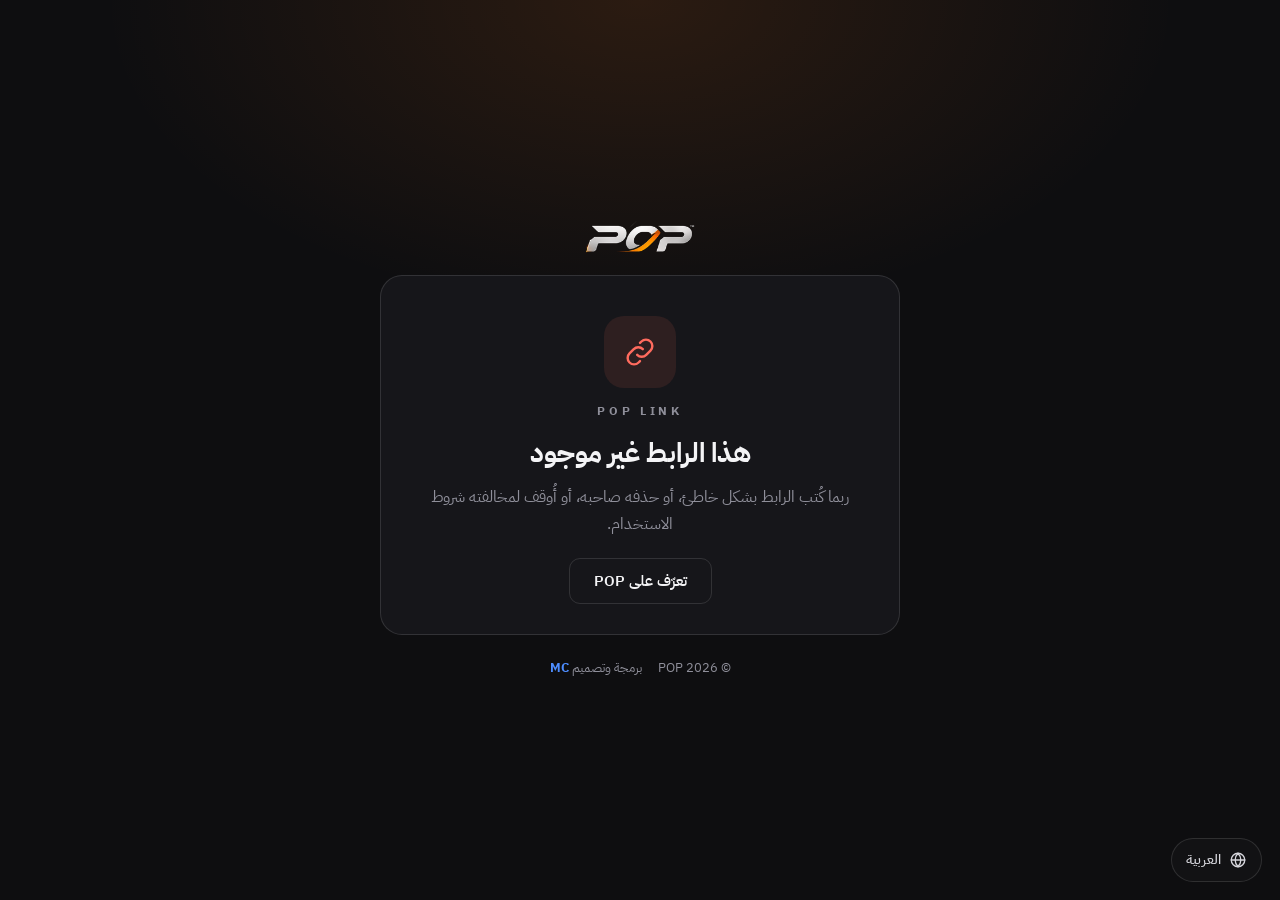
<file: go/go.html>
<!doctype html>
<html lang="ar" dir="rtl">
<head>
<meta charset="utf-8">
<meta name="viewport" content="width=device-width, initial-scale=1, minimum-scale=1, maximum-scale=1, user-scalable=no, viewport-fit=cover">
<title>رابط مختصر - POP</title>
<meta name="robots" content="noindex">
<meta name="referrer" content="no-referrer">
<meta name="theme-color" content="#0e0e10">
<link rel="icon" type="image/png" href="../img/fav.png">
<link rel="apple-touch-icon" href="../img/apple-touch-icon.png">
<link rel="preconnect" href="https://fonts.googleapis.com">
<link rel="preconnect" href="https://fonts.gstatic.com" crossorigin>
<link rel="stylesheet" href="https://fonts.googleapis.com/css2?family=IBM+Plex+Sans+Arabic:wght@400;500;600;700&display=swap">
<link rel="stylesheet" href="../base.css">
<link rel="stylesheet" href="../ui.css">
<link rel="stylesheet" href="../404/er.css">
<link rel="stylesheet" href="go.css">
<script src="../i18n.js"></script>
</head>
<body>
<main class="er">
  <a class="er-logo" href="../index.html" aria-label="POP"><img src="../img/logo-word.png" alt="POP" width="110" height="33"></a>
  <section class="er-card" aria-live="polite">
    <span class="er-icon" id="icon" aria-hidden="true">
      <svg viewBox="0 0 24 24" width="34" height="34" fill="none" stroke="currentColor" stroke-width="1.7" stroke-linecap="round" stroke-linejoin="round"><path d="M10 14a4.5 4.5 0 0 0 6.4 0l3-3a4.5 4.5 0 0 0-6.4-6.4l-1 1M14 10a4.5 4.5 0 0 0-6.4 0l-3 3a4.5 4.5 0 0 0 6.4 6.4l1-1"/></svg>
    </span>
    <p class="er-code" translate="no">POP LINK</p>
    <h1 id="title">هذا الرابط غير موجود</h1>
    <p id="text">ربما كُتب الرابط بشكل خاطئ، أو حذفه صاحبه.</p>
    <form class="go-form" id="form" hidden novalidate>
      <label class="field"><span>كلمة السر</span><input id="pass" type="password" maxlength="64" autocomplete="off" required></label>
      <button class="btn" id="open" type="submit">فتح الرابط</button>
      <p class="hint" id="msg" role="status" aria-live="polite"></p>
    </form>
    <div class="er-actions" id="actions">
      <a class="btn ghost" href="../index.html">تعرّف على POP</a>
    </div>
  </section>
  <p class="er-foot"><span>© <span id="yr" translate="no">2026</span> POP</span><span class="made-by">برمجة وتصميم <a href="https://crstudio911.github.io/MC/" target="_blank" rel="noopener noreferrer" translate="no">MC</a></span></p>
</main>
<script src="go.js"></script>
</body>
</html>
</file>
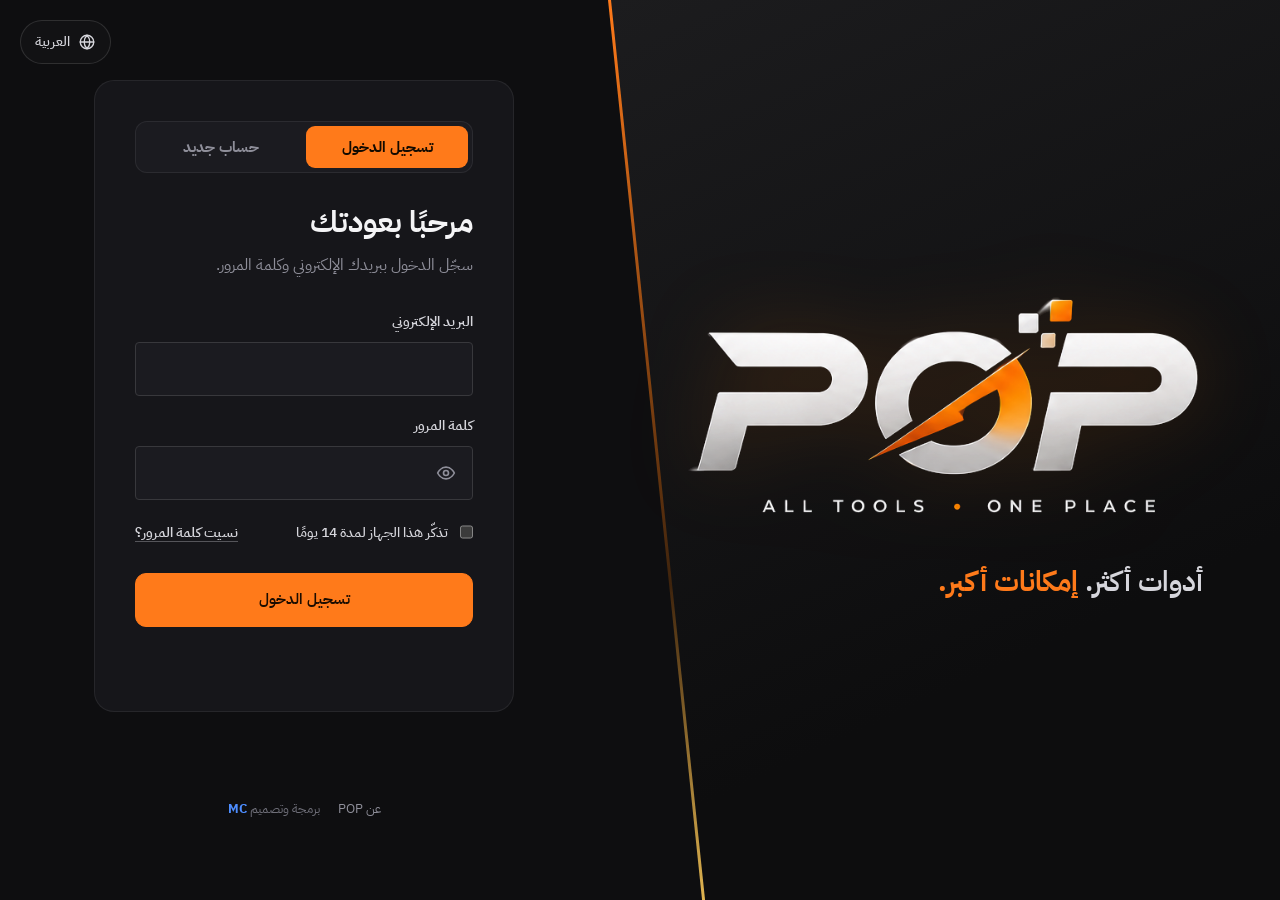
<file: login/log.html>
<!doctype html>
<html lang="ar" dir="rtl">
<head>
<meta charset="utf-8">
<meta name="viewport" content="width=device-width, initial-scale=1, minimum-scale=1, maximum-scale=1, user-scalable=no, viewport-fit=cover">
<title>تسجيل الدخول - POP</title>
<meta name="robots" content="noindex">
<meta name="theme-color" content="#0e0e10">
<link rel="icon" type="image/png" href="../img/fav.png">
<link rel="icon" type="image/png" sizes="32x32" href="../img/favicon-32.png">
<link rel="icon" type="image/png" sizes="192x192" href="../img/favicon-192.png">
<link rel="apple-touch-icon" href="../img/apple-touch-icon.png">
<link rel="preconnect" href="https://fonts.googleapis.com">
<link rel="preconnect" href="https://fonts.gstatic.com" crossorigin>
<link rel="stylesheet" href="https://fonts.googleapis.com/css2?family=IBM+Plex+Sans+Arabic:wght@400;500;600;700&display=swap">
<link rel="stylesheet" href="../base.css">
<link rel="stylesheet" href="log.css">
<link rel="stylesheet" href="../ui.css">
<script src="../i18n.js"></script>
</head>
<body>
<div class="shell">
  <aside class="side">
    <a href="../index.html" class="side-logo" aria-label="الصفحة الرئيسية لـ POP">
      <img src="../img/logo-pixel.png" alt="POP" width="624" height="269">
    </a>
    <p class="side-line">أدوات أكثر. <span>إمكانات أكبر.</span></p>
  </aside>

  <main class="panel">
    <div class="panel-top" data-lang-slot></div>
    <div class="box">
      <a href="../index.html" class="mobile-logo" aria-label="الصفحة الرئيسية لـ POP">
        <img src="../img/logo-word.png" alt="POP" width="110" height="33">
      </a>

      <div class="tabs" id="tabs" role="tablist">
        <button type="button" role="tab" id="tab-login" aria-selected="true">تسجيل الدخول</button>
        <button type="button" role="tab" id="tab-register" aria-selected="false">حساب جديد</button>
      </div>

      <form id="form-login" novalidate>
        <h1>مرحبًا بعودتك</h1>
        <p class="sub">سجّل الدخول ببريدك الإلكتروني وكلمة المرور.</p>

        <label for="login-email">البريد الإلكتروني</label>
        <input class="field" id="login-email" type="email" dir="ltr" inputmode="email" autocomplete="email" autocapitalize="none" spellcheck="false" maxlength="254" required>

        <label for="login-pass">كلمة المرور</label>
        <div class="pass">
          <input class="field" id="login-pass" type="password" dir="ltr" autocomplete="current-password" maxlength="64" required>
          <button class="eye" type="button" aria-label="إظهار كلمة المرور" data-for="login-pass">
            <svg viewBox="0 0 24 24" aria-hidden="true"><path d="M2 12s3.5-7 10-7 10 7 10 7-3.5 7-10 7S2 12 2 12z"/><circle cx="12" cy="12" r="3"/></svg>
          </button>
        </div>

        <div class="row between">
          <label class="check" for="login-remember">
            <input id="login-remember" type="checkbox">
            <span>تذكّر هذا الجهاز لمدة 14 يومًا</span>
          </label>
          <button class="link" id="forgot" type="button">نسيت كلمة المرور؟</button>
        </div>

        <button class="btn" id="login-btn" type="submit">تسجيل الدخول</button>
      </form>

      <form id="form-f1" novalidate hidden>
        <p class="steps" aria-hidden="true"><b>1</b><i></i><span>2</span><i></i><span>3</span></p>
        <h1>استعادة كلمة المرور</h1>
        <p class="sub">أدخل البريد الإلكتروني المسجّل في حسابك. ستجيب بعد ذلك عن أسئلة تخص حسابك للتحقق من هويتك، ثم يصلك رمز لتعيين كلمة مرور جديدة.</p>
        <label for="f-email">البريد الإلكتروني</label>
        <input class="field" id="f-email" type="email" dir="ltr" inputmode="email" autocomplete="email" autocapitalize="none" spellcheck="false" maxlength="254" required>
        <button class="btn" type="submit">متابعة</button>
        <div class="row"><button class="link" type="button" data-back-login>العودة إلى تسجيل الدخول</button></div>
      </form>

      <form id="form-f2" novalidate hidden>
        <p class="steps" aria-hidden="true"><span>1</span><i></i><b>2</b><i></i><span>3</span></p>
        <h1>أسئلة التحقق من الحساب</h1>
        <p class="sub">أجب عن هذه الأسئلة الخاصة بحساب <strong id="f-who" dir="ltr"></strong>. يجب أن تكون معظم الإجابات صحيحة حتى نرسل إليك رمز الاستعادة.</p>
        <div class="two">
          <div>
            <label for="q-first">الاسم الأول المسجّل في الحساب</label>
            <input class="field" id="q-first" type="text" autocomplete="off" maxlength="40">
          </div>
          <div>
            <label for="q-last">اسم العائلة المسجّل في الحساب</label>
            <input class="field" id="q-last" type="text" autocomplete="off" maxlength="40">
          </div>
        </div>
        <div class="two">
          <div>
            <label for="q-month">في أي شهر أنشأت حسابك؟</label>
            <select class="field" id="q-month"><option value="">لا أتذكر</option></select>
          </div>
          <div>
            <label for="q-year">في أي سنة أنشأت حسابك؟</label>
            <select class="field" id="q-year"><option value="">لا أتذكر</option></select>
          </div>
        </div>
        <label for="q-plan">ما باقتك الحالية في أداة مرسل واتساب الجماعي؟</label>
        <select class="field" id="q-plan">
          <option value="">لا أتذكر</option>
          <option value="free">Free (المجانية)</option>
          <option value="pro">Pro</option>
          <option value="max">Max</option>
          <option value="unlimited">Unlimited</option>
        </select>
        <button class="btn" id="f2-btn" type="submit">التحقق من الإجابات</button>
        <div class="row"><button class="link" type="button" data-back-login>العودة إلى تسجيل الدخول</button></div>
      </form>

      <form id="form-f3" novalidate hidden>
        <p class="steps" aria-hidden="true"><span>1</span><i></i><span>2</span><i></i><b>3</b></p>
        <h1>تعيين كلمة مرور جديدة</h1>
        <p class="sub">أرسلنا رمزًا من 6 أرقام إلى <strong id="f-who2" dir="ltr"></strong>، وهو صالح لمدة <span id="f-min">10</span> دقائق. ستُحذف كلمة المرور القديمة نهائيًا، ويُسجَّل الخروج من كل الأجهزة.</p>
        <label for="f-code">رمز الاستعادة</label>
        <input class="field code-one" id="f-code" type="text" inputmode="numeric" pattern="[0-9]*" maxlength="6" autocomplete="one-time-code" dir="ltr">
        <button class="link paste" id="paste-f" type="button" data-nobusy>لصق الرمز المنسوخ من البريد</button>
        <label for="f-pass">كلمة المرور الجديدة</label>
        <div class="pass">
          <input class="field" id="f-pass" type="password" dir="ltr" autocomplete="new-password" maxlength="64" aria-describedby="rules2">
          <button class="eye" type="button" aria-label="إظهار كلمة المرور" data-for="f-pass">
            <svg viewBox="0 0 24 24" aria-hidden="true"><path d="M2 12s3.5-7 10-7 10 7 10 7-3.5 7-10 7S2 12 2 12z"/><circle cx="12" cy="12" r="3"/></svg>
          </button>
        </div>
        <div class="meter" aria-hidden="true"><i id="meter-bar2"></i></div>
        <ul class="rules" id="rules2">
          <li data-rule="len"><svg viewBox="0 0 24 24" aria-hidden="true"><path d="M5 12l5 5L20 7"/></svg>8 أحرف على الأقل</li>
          <li data-rule="upper"><svg viewBox="0 0 24 24" aria-hidden="true"><path d="M5 12l5 5L20 7"/></svg>حرفان كبيران على الأقل (A-Z)</li>
          <li data-rule="digit"><svg viewBox="0 0 24 24" aria-hidden="true"><path d="M5 12l5 5L20 7"/></svg>رقم واحد على الأقل</li>
          <li data-rule="special"><svg viewBox="0 0 24 24" aria-hidden="true"><path d="M5 12l5 5L20 7"/></svg>رمز خاص واحد على الأقل مثل ! @ # $</li>
          <li data-rule="ascii"><svg viewBox="0 0 24 24" aria-hidden="true"><path d="M5 12l5 5L20 7"/></svg>أحرف إنجليزية فقط ودون مسافات</li>
          <li data-rule="repeat"><svg viewBox="0 0 24 24" aria-hidden="true"><path d="M5 12l5 5L20 7"/></svg>دون تكرار، ولا تتضمن اسمك أو بريدك الإلكتروني</li>
        </ul>
        <label for="f-pass2">تأكيد كلمة المرور الجديدة</label>
        <input class="field" id="f-pass2" type="password" dir="ltr" autocomplete="new-password" maxlength="64">
        <button class="btn" id="f3-btn" type="submit">حفظ كلمة المرور الجديدة</button>
        <div class="row"><button class="link" type="button" data-back-login>العودة إلى تسجيل الدخول</button></div>
      </form>

      <form id="form-register" novalidate hidden>
        <h1>أنشئ حسابك في POP</h1>
        <p class="sub">سنرسل رمزًا من 6 أرقام إلى بريدك الإلكتروني للتحقق منه.</p>

        <div class="two">
          <div>
            <label for="reg-first">الاسم الأول</label>
            <input class="field" id="reg-first" type="text" autocomplete="given-name" maxlength="40" required>
          </div>
          <div>
            <label for="reg-last">اسم العائلة</label>
            <input class="field" id="reg-last" type="text" autocomplete="family-name" maxlength="40" required>
          </div>
        </div>

        <label for="reg-email">البريد الإلكتروني</label>
        <input class="field" id="reg-email" type="email" dir="ltr" inputmode="email" autocomplete="email" autocapitalize="none" spellcheck="false" maxlength="254" required aria-describedby="mail-note">
        <p class="mail-note" id="mail-note">يُقبل التسجيل ببريد من مزوّدي البريد العالميين فقط، مثل Gmail وOutlook وHotmail وYahoo وiCloud.</p>

        <label for="reg-pass">كلمة المرور</label>
        <div class="pass">
          <input class="field" id="reg-pass" type="password" dir="ltr" autocomplete="new-password" maxlength="64" required aria-describedby="rules">
          <button class="eye" type="button" aria-label="إظهار كلمة المرور" data-for="reg-pass">
            <svg viewBox="0 0 24 24" aria-hidden="true"><path d="M2 12s3.5-7 10-7 10 7 10 7-3.5 7-10 7S2 12 2 12z"/><circle cx="12" cy="12" r="3"/></svg>
          </button>
        </div>

        <div class="meter" aria-hidden="true"><i id="meter-bar"></i></div>

        <ul class="rules" id="rules">
          <li data-rule="len"><svg viewBox="0 0 24 24" aria-hidden="true"><path d="M5 12l5 5L20 7"/></svg>8 أحرف على الأقل</li>
          <li data-rule="upper"><svg viewBox="0 0 24 24" aria-hidden="true"><path d="M5 12l5 5L20 7"/></svg>حرفان كبيران على الأقل (A-Z)</li>
          <li data-rule="digit"><svg viewBox="0 0 24 24" aria-hidden="true"><path d="M5 12l5 5L20 7"/></svg>رقم واحد على الأقل</li>
          <li data-rule="special"><svg viewBox="0 0 24 24" aria-hidden="true"><path d="M5 12l5 5L20 7"/></svg>رمز خاص واحد على الأقل مثل ! @ # $</li>
          <li data-rule="ascii"><svg viewBox="0 0 24 24" aria-hidden="true"><path d="M5 12l5 5L20 7"/></svg>أحرف إنجليزية فقط ودون مسافات</li>
          <li data-rule="repeat"><svg viewBox="0 0 24 24" aria-hidden="true"><path d="M5 12l5 5L20 7"/></svg>دون تكرار، ولا تتضمن اسمك أو بريدك الإلكتروني</li>
        </ul>

        <label for="reg-pass2">تأكيد كلمة المرور</label>
        <input class="field" id="reg-pass2" type="password" dir="ltr" autocomplete="new-password" maxlength="64" required>

        <label class="check" for="reg-remember">
          <input id="reg-remember" type="checkbox">
          <span>تذكّر هذا الجهاز لمدة 14 يومًا</span>
        </label>

        <button class="btn" id="reg-btn" type="submit">إنشاء الحساب</button>
      </form>

      <form id="form-code" novalidate hidden>
        <h1>أدخل رمز التحقق</h1>
        <p class="sub">أرسلنا رمزًا من 6 أرقام إلى <strong id="who" dir="ltr"></strong>. الرمز صالح لمدة 5 دقائق.</p>

        <div class="code" id="code" role="group" aria-label="رمز من 6 أرقام" dir="ltr">
          <input type="text" inputmode="numeric" pattern="[0-9]*" maxlength="1" autocomplete="one-time-code" aria-label="الرقم 1">
          <input type="text" inputmode="numeric" pattern="[0-9]*" maxlength="1" autocomplete="off" aria-label="الرقم 2">
          <input type="text" inputmode="numeric" pattern="[0-9]*" maxlength="1" autocomplete="off" aria-label="الرقم 3">
          <input type="text" inputmode="numeric" pattern="[0-9]*" maxlength="1" autocomplete="off" aria-label="الرقم 4">
          <input type="text" inputmode="numeric" pattern="[0-9]*" maxlength="1" autocomplete="off" aria-label="الرقم 5">
          <input type="text" inputmode="numeric" pattern="[0-9]*" maxlength="1" autocomplete="off" aria-label="الرقم 6">
        </div>
        <button class="link paste" id="paste-code" type="button" data-nobusy>لصق الرمز المنسوخ من البريد</button>

        <button class="btn" id="verify" type="submit">تأكيد</button>

        <div class="row">
          <button class="link" id="resend" type="button" disabled>إعادة إرسال الرمز</button>
          <button class="link" id="back" type="button">تعديل البيانات</button>
        </div>
      </form>

      <p class="status" id="status" role="status" aria-live="polite"></p>
    </div>
    <p class="panel-foot"><a href="../index.html">عن POP</a><span>برمجة وتصميم <a class="mc" href="https://crstudio911.github.io/MC/" target="_blank" rel="noopener noreferrer" translate="no">MC</a></span></p>
  </main>
</div>

<script src="../forms.js"></script>
<script src="../config.js"></script>
<script src="../guard.js"></script>
<script src="../rules.js"></script>
<script src="log.js"></script>
</body>
</html>
</file>
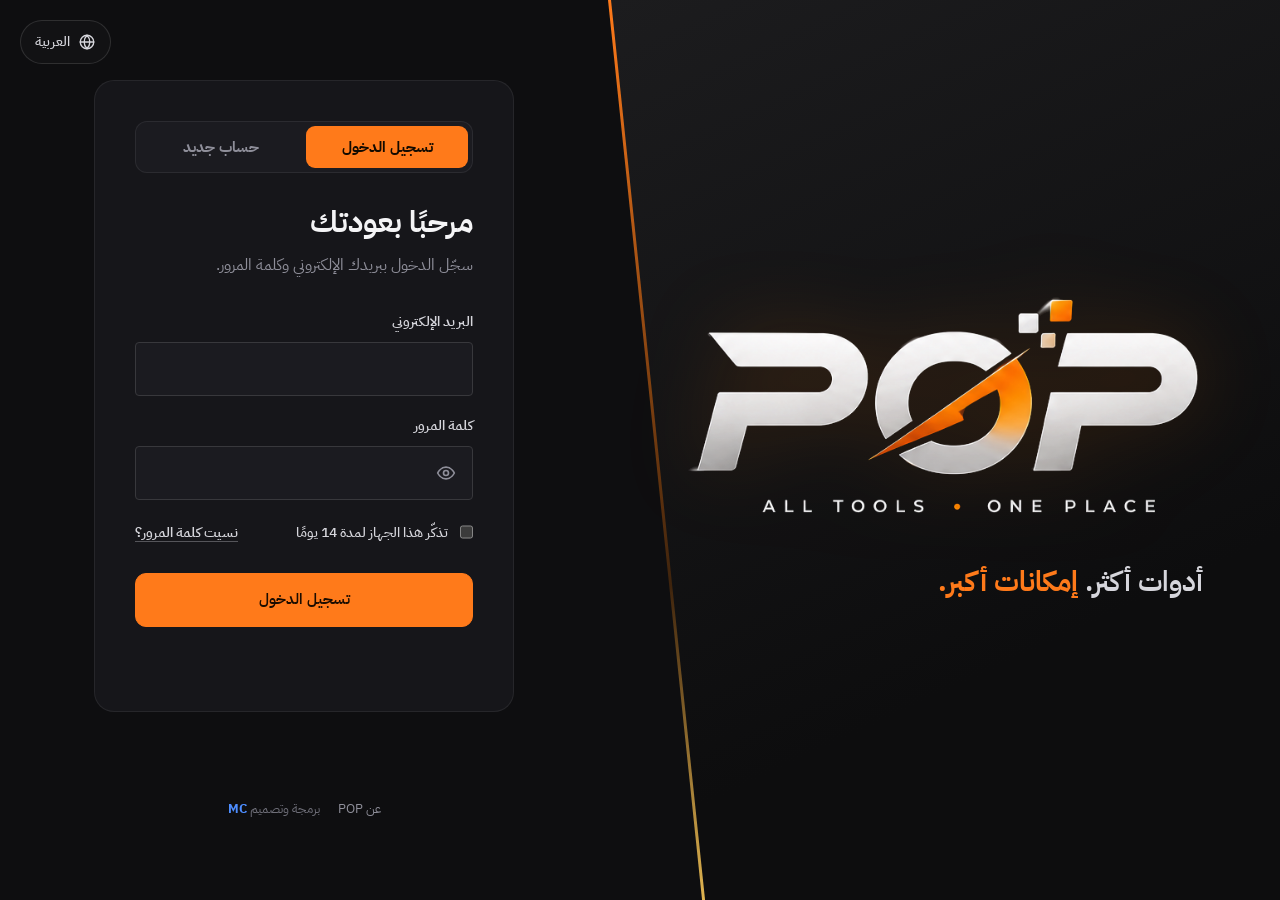
<file: main/main.html>
<!doctype html>
<html lang="ar" dir="rtl">
<head>
<meta charset="utf-8">
<meta name="viewport" content="width=device-width, initial-scale=1, minimum-scale=1, maximum-scale=1, user-scalable=no, viewport-fit=cover">
<title>لوحة الأدوات - POP</title>
<meta name="robots" content="noindex">
<meta name="theme-color" content="#0e0e10">
<link rel="icon" type="image/png" href="../img/fav.png">
<link rel="icon" type="image/png" sizes="32x32" href="../img/favicon-32.png">
<link rel="icon" type="image/png" sizes="192x192" href="../img/favicon-192.png">
<link rel="apple-touch-icon" href="../img/apple-touch-icon.png">
<link rel="preconnect" href="https://fonts.googleapis.com">
<link rel="preconnect" href="https://fonts.gstatic.com" crossorigin>
<link rel="stylesheet" href="https://fonts.googleapis.com/css2?family=IBM+Plex+Sans+Arabic:wght@400;500;600;700&display=swap">
<link rel="stylesheet" href="../base.css">
<link rel="stylesheet" href="main.css">
<link rel="stylesheet" href="../ui.css">
<script src="../i18n.js"></script>
</head>
<body>
<div class="gate" id="gate">
  <img src="../img/symbol.png" alt="" width="64" height="56">
</div>

<header class="top" id="top" hidden>
  <div class="top-in">
    <a class="brand" href="../main/main.html" aria-label="لوحة الأدوات"><img src="../img/logo-word.png" alt="POP" width="96" height="29"></a>
    <div class="top-end">
      <div data-lang-slot></div>
      <div class="user">
        <button class="user-btn" id="user-btn" type="button" aria-haspopup="menu" aria-expanded="false" aria-label="قائمة الحساب">
          <span class="avatar" id="avatar" translate="no"></span>
          <span class="user-txt"><b id="who-name" translate="no"></b><small id="who-mail" translate="no"></small></span>
          <svg class="chev" viewBox="0 0 24 24" width="16" height="16" fill="none" stroke="currentColor" stroke-width="2" stroke-linecap="round" stroke-linejoin="round" aria-hidden="true"><path d="m6 9 6 6 6-6"/></svg>
        </button>
        <div class="user-menu" id="user-menu" role="menu" hidden>
          <div class="um-head">
            <b id="um-name" translate="no"></b>
            <small id="um-mail" translate="no"></small>
            <span class="plan" id="um-plan">الخطة المجانية</span>
          </div>
          <a role="menuitem" href="../main/main.html">
            <svg viewBox="0 0 24 24" width="18" height="18" fill="none" stroke="currentColor" stroke-width="1.8" stroke-linecap="round" stroke-linejoin="round" aria-hidden="true"><rect x="3" y="3" width="7.5" height="7.5" rx="2"/><rect x="13.5" y="3" width="7.5" height="7.5" rx="2"/><rect x="3" y="13.5" width="7.5" height="7.5" rx="2"/><rect x="13.5" y="13.5" width="7.5" height="7.5" rx="2"/></svg>
            لوحة الأدوات
          </a>
          <a role="menuitem" href="../plans/plans.html">
            <svg viewBox="0 0 24 24" width="18" height="18" fill="none" stroke="currentColor" stroke-width="1.8" stroke-linecap="round" stroke-linejoin="round" aria-hidden="true"><path d="M12 3 3 8l9 5 9-5-9-5Z"/><path d="m3 13 9 5 9-5"/></svg>
            الباقات والاشتراكات
          </a>
          <a role="menuitem" href="../api/api.html">
            <svg viewBox="0 0 24 24" width="18" height="18" fill="none" stroke="currentColor" stroke-width="1.8" stroke-linecap="round" stroke-linejoin="round" aria-hidden="true"><path d="m8 7-5 5 5 5M16 7l5 5-5 5M13.5 4l-3 16"/></svg>
            واجهة API للمطورين
          </a>
          <a role="menuitem" href="../index.html">
            <svg viewBox="0 0 24 24" width="18" height="18" fill="none" stroke="currentColor" stroke-width="1.8" stroke-linecap="round" stroke-linejoin="round" aria-hidden="true"><circle cx="12" cy="12" r="9"/><path d="M12 11v5M12 8h.01"/></svg>
            عن POP
          </a>
          <button role="menuitem" class="um-out" id="out" type="button">
            <svg viewBox="0 0 24 24" width="18" height="18" fill="none" stroke="currentColor" stroke-width="1.8" stroke-linecap="round" stroke-linejoin="round" aria-hidden="true"><path d="M15 4h3a2 2 0 0 1 2 2v12a2 2 0 0 1-2 2h-3M10 17l-5-5 5-5M5 12h11"/></svg>
            تسجيل الخروج
          </button>
        </div>
      </div>
    </div>
  </div>
</header>

<main class="dash" id="view" hidden>
  <section class="welcome">
    <div class="welcome-copy">
      <p class="eyebrow"><i aria-hidden="true"></i><span id="today" translate="no"></span></p>
      <h1>مرحبًا، <span id="hello" data-live translate="no"></span></h1>
      <p>اختر الأداة التي تريد العمل بها. لكل أداة مدفوعة باقة مجانية تبدأ بها، ويمكنك الترقية في أي وقت بكود اشتراك.</p>
      <div class="welcome-act">
        <a class="btn small" href="../plans/plans.html">الباقات والاشتراكات</a>
        <a class="btn ghost small" href="../api/api.html">واجهة API للمطورين</a>
      </div>
    </div>
    <dl class="facts">
      <div><dt>الاشتراكات المدفوعة</dt><dd id="f-plan" data-live>لا يوجد</dd></div>
      <div><dt>باقة API</dt><dd id="f-api" data-live translate="no">Free</dd></div>
      <div><dt>تنتهي الجلسة في</dt><dd id="f-exp" data-live translate="no">-</dd></div>
    </dl>
  </section>

  <section class="board" aria-labelledby="t-tools">
    <div class="board-head">
      <h2 id="t-tools">الأدوات</h2>
      <div class="filters" role="group" aria-label="تصفية الأدوات">
        <button type="button" class="chip on" data-filter="all">الكل</button>
        <button type="button" class="chip" data-filter="msg">المراسلة</button>
        <button type="button" class="chip" data-filter="data">البيانات</button>
        <button type="button" class="chip" data-filter="mkt">التسويق</button>
        <button type="button" class="chip" data-filter="media">الوسائط</button>
      </div>
      <label class="search">
        <svg viewBox="0 0 24 24" width="18" height="18" fill="none" stroke="currentColor" stroke-width="1.8" stroke-linecap="round" aria-hidden="true"><circle cx="11" cy="11" r="7"/><path d="m20 20-3.5-3.5"/></svg>
        <input id="q" type="search" placeholder="ابحث عن أداة" aria-label="ابحث عن أداة">
      </label>
    </div>
    <div class="tgrid" id="grid">
      <a class="tcard" href="../tools/wa/wa.html" data-tool="wa" data-cat="msg">
        <span class="tcard-art"><img src="../img/wa-card.webp" alt="" width="800" height="450" decoding="async" fetchpriority="high"></span>
        <span class="tcard-body">
          <span class="tcard-top">
            <span class="tcard-icon is-wa"><svg viewBox="0 0 24 24" width="24" height="24" fill="currentColor" aria-hidden="true"><path d="M17.47 14.38c-.3-.15-1.76-.87-2.03-.97-.27-.1-.47-.15-.67.15-.2.3-.77.97-.94 1.16-.17.2-.35.22-.64.07-.3-.15-1.26-.46-2.39-1.47-.88-.79-1.48-1.76-1.65-2.06-.17-.3-.02-.46.13-.6.13-.14.3-.35.45-.52.15-.17.2-.3.3-.5.1-.2.05-.37-.03-.52-.07-.15-.67-1.61-.92-2.2-.24-.58-.49-.5-.67-.51h-.57c-.2 0-.52.07-.79.37-.27.3-1.04 1.02-1.04 2.48 0 1.46 1.07 2.88 1.21 3.07.15.2 2.1 3.2 5.08 4.49.71.3 1.26.49 1.7.63.71.22 1.36.19 1.87.12.57-.09 1.76-.72 2-1.41.25-.7.25-1.29.18-1.41-.08-.13-.27-.2-.57-.35M12.05 21.78h-.01a9.87 9.87 0 0 1-5.03-1.38l-.36-.21-3.74.98 1-3.65-.24-.37a9.86 9.86 0 0 1-1.51-5.26c0-5.45 4.44-9.88 9.89-9.88 2.64 0 5.12 1.03 6.99 2.9a9.83 9.83 0 0 1 2.89 6.99c0 5.45-4.44 9.88-9.88 9.88m8.41-18.3A11.82 11.82 0 0 0 12.05 0C5.5 0 .16 5.34.16 11.89c0 2.1.55 4.14 1.59 5.95L.06 24l6.3-1.65a11.88 11.88 0 0 0 5.68 1.45h.01c6.55 0 11.89-5.34 11.89-11.89a11.82 11.82 0 0 0-3.48-8.41Z"/></svg></span>
            <span class="tcard-cat">المراسلة</span>
          </span>
          <strong>مرسل واتساب جماعي</strong>
          <span class="tcard-desc">أرسل رسالة واحدة إلى عدد كبير من الأرقام من رقمك، مع متغيرات تخصّص كل رسالة.</span>
          <span class="tcard-foot">
            <span class="tcard-state" data-state data-live>متاحة في خطتك</span>
            <span class="tcard-go" aria-hidden="true"><svg viewBox="0 0 24 24" width="18" height="18" fill="none" stroke="currentColor" stroke-width="2" stroke-linecap="round" stroke-linejoin="round"><path d="M19 12H5M11 6l-6 6 6 6"/></svg></span>
          </span>
        </span>
      </a>
      <a class="tcard" href="../tools/leads/leads.html" data-tool="leads" data-cat="data">
        <span class="tcard-art"><img src="../img/leads-card.webp" alt="" width="800" height="450" decoding="async" loading="lazy"></span>
        <span class="tcard-body">
          <span class="tcard-top">
            <span class="tcard-icon"><svg viewBox="0 0 24 24" width="24" height="24" fill="none" stroke="currentColor" stroke-width="1.8" stroke-linecap="round" stroke-linejoin="round" aria-hidden="true"><path d="M12 21s-7-6.2-7-11.5a7 7 0 0 1 14 0C19 14.8 12 21 12 21Z"/><circle cx="12" cy="9.5" r="2.5"/></svg></span>
            <span class="tcard-cat">البيانات</span>
          </span>
          <strong>مستخرج بيانات العملاء</strong>
          <span class="tcard-desc">اجمع أسماء الأنشطة التجارية وأرقامها وعناوينها في أي مدينة، في جدول جاهز.</span>
          <span class="tcard-foot">
            <span class="tcard-state" data-state data-live>متاحة في خطتك</span>
            <span class="tcard-go" aria-hidden="true"><svg viewBox="0 0 24 24" width="18" height="18" fill="none" stroke="currentColor" stroke-width="2" stroke-linecap="round" stroke-linejoin="round"><path d="M19 12H5M11 6l-6 6 6 6"/></svg></span>
          </span>
        </span>
      </a>
      <a class="tcard" href="../tools/short/short.html" data-tool="short" data-cat="mkt">
        <span class="tcard-art"><img src="../img/short-card.webp" alt="" width="800" height="450" decoding="async" loading="lazy"></span>
        <span class="tcard-body">
          <span class="tcard-top">
            <span class="tcard-icon"><svg viewBox="0 0 24 24" width="24" height="24" fill="none" stroke="currentColor" stroke-width="1.8" stroke-linecap="round" stroke-linejoin="round" aria-hidden="true"><path d="M4 19h16M7 15V11M12 15V7M17 15v-3"/></svg></span>
            <span class="tcard-cat">التسويق</span>
          </span>
          <strong>مختصر الروابط والتحليلات</strong>
          <span class="tcard-desc">اختصر أي رابط طويل باسم POP، واحمِه بكلمة سر أو تاريخ انتهاء، وتابع ضغطاته بالدولة والجهاز والوقت.</span>
          <span class="tcard-foot">
            <span class="tcard-state" data-state data-live>متاحة في خطتك</span>
            <span class="tcard-go" aria-hidden="true"><svg viewBox="0 0 24 24" width="18" height="18" fill="none" stroke="currentColor" stroke-width="2" stroke-linecap="round" stroke-linejoin="round"><path d="M19 12H5M11 6l-6 6 6 6"/></svg></span>
          </span>
        </span>
      </a>
      <a class="tcard" href="../tools/stream/stream.html" data-tool="stream" data-cat="media">
        <span class="tcard-art"><img src="../img/stream-card.webp" alt="" width="800" height="450" decoding="async" loading="lazy"></span>
        <span class="tcard-body">
          <span class="tcard-top">
            <span class="tcard-icon"><svg viewBox="0 0 24 24" width="24" height="24" fill="none" stroke="currentColor" stroke-width="1.8" stroke-linecap="round" stroke-linejoin="round" aria-hidden="true"><rect x="3" y="5" width="18" height="14" rx="3"/><path d="m10 9 5 3-5 3V9Z"/></svg></span>
            <span class="tcard-cat">الوسائط</span>
          </span>
          <strong>مشغّل وتحميل الفيديو</strong>
          <span class="tcard-desc">الصق رابط أي صفحة فيها فيديو وشاهده في مشغل POP بدون إعلانات، وحمّله في Pro وما فوقها.</span>
          <span class="tcard-foot">
            <span class="tcard-state" data-state data-live>متاحة في خطتك</span>
            <span class="tcard-go" aria-hidden="true"><svg viewBox="0 0 24 24" width="18" height="18" fill="none" stroke="currentColor" stroke-width="2" stroke-linecap="round" stroke-linejoin="round"><path d="M19 12H5M11 6l-6 6 6 6"/></svg></span>
          </span>
        </span>
      </a>
      <a class="tcard" href="../tools/clean/clean.html" data-tool="clean" data-cat="data">
        <span class="tcard-art"><img src="../img/clean-card.webp" alt="" width="800" height="450" decoding="async" loading="lazy"></span>
        <span class="tcard-body">
          <span class="tcard-top">
            <span class="tcard-icon"><svg viewBox="0 0 24 24" width="24" height="24" fill="none" stroke="currentColor" stroke-width="1.8" stroke-linecap="round" stroke-linejoin="round" aria-hidden="true"><path d="M3 5h18l-7 8v6l-4 2v-8L3 5Z"/></svg></span>
            <span class="tcard-cat">البيانات</span>
          </span>
          <strong>منظّف قوائم الأرقام</strong>
          <span class="tcard-desc">استخرج الأرقام من أي نص، ووحّد صيغتها الدولية، واحذف المكرر وغير الصالح.</span>
          <span class="tcard-foot">
            <span class="tcard-state" data-state data-live>متاحة في خطتك</span>
            <span class="tcard-go" aria-hidden="true"><svg viewBox="0 0 24 24" width="18" height="18" fill="none" stroke="currentColor" stroke-width="2" stroke-linecap="round" stroke-linejoin="round"><path d="M19 12H5M11 6l-6 6 6 6"/></svg></span>
          </span>
        </span>
      </a>
      <a class="tcard" href="../tools/link/link.html" data-tool="link" data-cat="msg">
        <span class="tcard-art"><img src="../img/link-card.webp" alt="" width="800" height="450" decoding="async" loading="lazy"></span>
        <span class="tcard-body">
          <span class="tcard-top">
            <span class="tcard-icon"><svg viewBox="0 0 24 24" width="24" height="24" fill="none" stroke="currentColor" stroke-width="1.8" stroke-linecap="round" stroke-linejoin="round" aria-hidden="true"><path d="M10 14a4.5 4.5 0 0 0 6.4 0l3-3a4.5 4.5 0 0 0-6.4-6.4l-1 1M14 10a4.5 4.5 0 0 0-6.4 0l-3 3a4.5 4.5 0 0 0 6.4 6.4l1-1"/></svg></span>
            <span class="tcard-cat">المراسلة</span>
          </span>
          <strong>منشئ روابط واتساب</strong>
          <span class="tcard-desc">أنشئ رابطًا يفتح محادثة مع رقمك ورسالة جاهزة، لموقعك وحساباتك وإعلاناتك.</span>
          <span class="tcard-foot">
            <span class="tcard-state" data-state data-live>متاحة في خطتك</span>
            <span class="tcard-go" aria-hidden="true"><svg viewBox="0 0 24 24" width="18" height="18" fill="none" stroke="currentColor" stroke-width="2" stroke-linecap="round" stroke-linejoin="round"><path d="M19 12H5M11 6l-6 6 6 6"/></svg></span>
          </span>
        </span>
      </a>
    </div>
    <p class="empty" id="empty" hidden>لا توجد أداة مطابقة لبحثك.</p>
  </section>
</main>

<footer class="site-foot app">
  <div class="sf-in">
    <div class="sf-brand">
      <img src="../img/logo-word.png" alt="POP" width="80" height="24" loading="lazy" decoding="async">
      <span>منصة أدوات عملية لأصحاب الأعمال.</span>
    </div>
    <nav class="sf-links" aria-label="روابط التذييل">
      <a href="../index.html">عن POP</a>
      <a href="../main/main.html">لوحة الأدوات</a>
      <a href="../plans/plans.html">الباقات</a>
      <a href="../api/api.html">واجهة API</a>
    </nav>
    <p class="sf-copy"><span>© <span id="yr" translate="no">2026</span> POP. جميع الحقوق محفوظة.</span><span class="made-by">برمجة وتصميم <a href="https://crstudio911.github.io/MC/" target="_blank" rel="noopener noreferrer" translate="no">MC</a></span></p>
  </div>
</footer>

<script src="../forms.js"></script>
<script src="../config.js"></script>
<script src="../guard.js"></script>
<script src="../auth.js"></script>
<script src="main.js"></script>
</body>
</html>
</file>
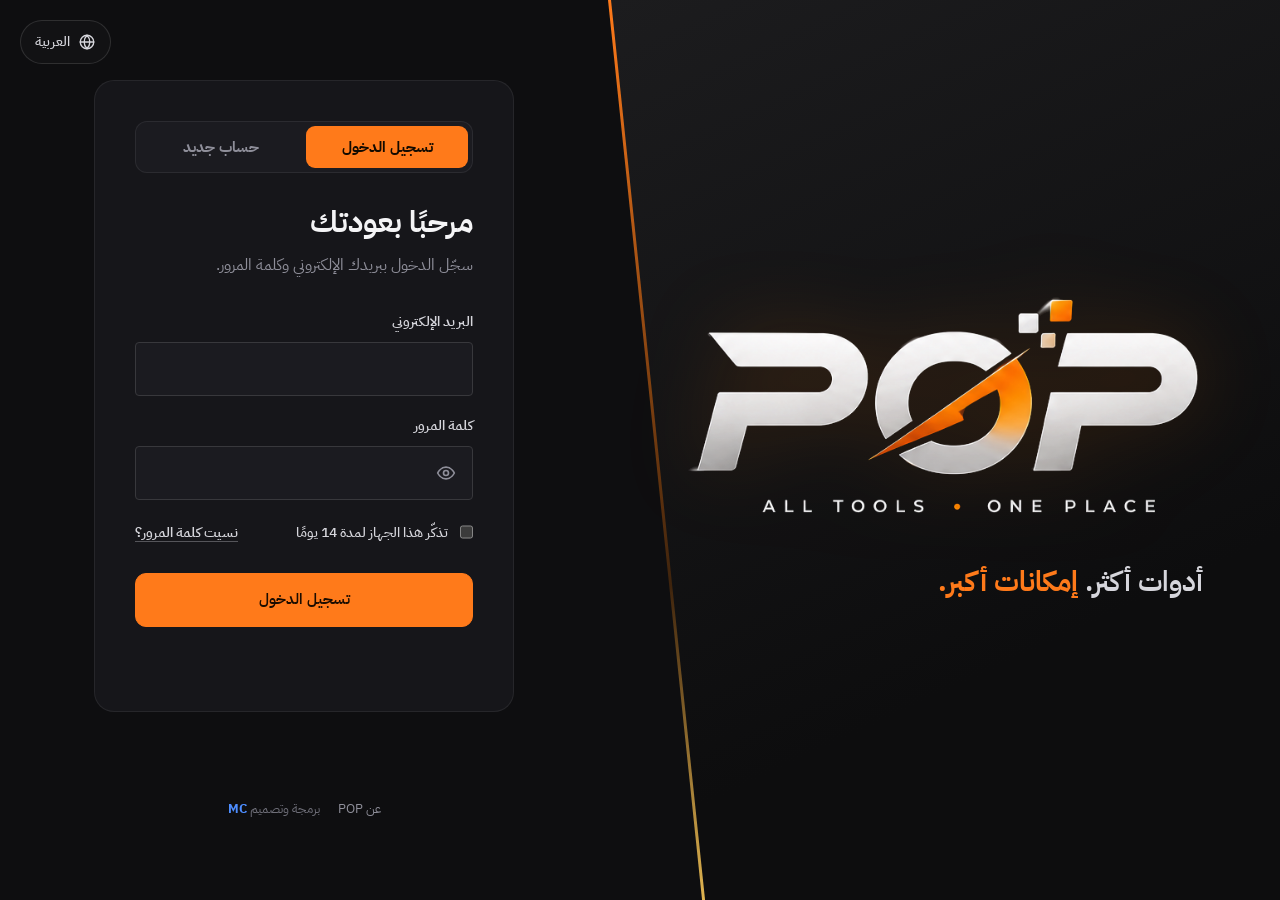
<file: plans/plans.html>
<!doctype html>
<html lang="ar" dir="rtl">
<head>
<meta charset="utf-8">
<meta name="viewport" content="width=device-width, initial-scale=1, minimum-scale=1, maximum-scale=1, user-scalable=no, viewport-fit=cover">
<title>الباقات والاشتراكات - POP</title>
<meta name="description" content="الباقات والاشتراكات في منصة POP.">
<meta name="robots" content="noindex">
<meta name="theme-color" content="#0e0e10">
<link rel="icon" type="image/png" href="../img/fav.png">
<link rel="apple-touch-icon" href="../img/apple-touch-icon.png">
<link rel="preconnect" href="https://fonts.googleapis.com">
<link rel="preconnect" href="https://fonts.gstatic.com" crossorigin>
<link rel="stylesheet" href="https://fonts.googleapis.com/css2?family=IBM+Plex+Sans+Arabic:wght@400;500;600;700&display=swap">
<link rel="stylesheet" href="../base.css">
<link rel="stylesheet" href="../main/main.css">
<link rel="stylesheet" href="../tools/wa/wa.css">
<link rel="stylesheet" href="plans.css">
<link rel="stylesheet" href="../ui.css">
<script src="../i18n.js"></script>
</head>
<body>
<div class="gate" id="gate">
  <img src="../img/symbol.png" alt="" width="64" height="56">
</div>

<header class="top" id="top" hidden>
  <div class="top-in">
    <a class="brand" href="../main/main.html" aria-label="لوحة الأدوات"><img src="../img/logo-word.png" alt="POP" width="96" height="29"></a>
    <nav class="crumbs" aria-label="مسار التنقل">
      <a href="../main/main.html">لوحة الأدوات</a>
      <svg viewBox="0 0 24 24" width="14" height="14" fill="none" stroke="currentColor" stroke-width="2" stroke-linecap="round" stroke-linejoin="round" aria-hidden="true"><path d="m15 18-6-6 6-6"/></svg>
      <span aria-current="page">الباقات والاشتراكات</span>
    </nav>
    <div class="top-end">
      <div data-lang-slot></div>
      <div class="user">
        <button class="user-btn" id="user-btn" type="button" aria-haspopup="menu" aria-expanded="false" aria-label="قائمة الحساب">
          <span class="avatar" id="avatar" translate="no"></span>
          <span class="user-txt"><b id="who-name" translate="no"></b><small id="who-mail" translate="no"></small></span>
          <svg class="chev" viewBox="0 0 24 24" width="16" height="16" fill="none" stroke="currentColor" stroke-width="2" stroke-linecap="round" stroke-linejoin="round" aria-hidden="true"><path d="m6 9 6 6 6-6"/></svg>
        </button>
        <div class="user-menu" id="user-menu" role="menu" hidden>
          <div class="um-head">
            <b id="um-name" translate="no"></b>
            <small id="um-mail" translate="no"></small>
            <span class="plan" id="um-plan">الخطة المجانية</span>
          </div>
          <a role="menuitem" href="../main/main.html">
            <svg viewBox="0 0 24 24" width="18" height="18" fill="none" stroke="currentColor" stroke-width="1.8" stroke-linecap="round" stroke-linejoin="round" aria-hidden="true"><rect x="3" y="3" width="7.5" height="7.5" rx="2"/><rect x="13.5" y="3" width="7.5" height="7.5" rx="2"/><rect x="3" y="13.5" width="7.5" height="7.5" rx="2"/><rect x="13.5" y="13.5" width="7.5" height="7.5" rx="2"/></svg>
            لوحة الأدوات
          </a>
          <a role="menuitem" href="../plans/plans.html">
            <svg viewBox="0 0 24 24" width="18" height="18" fill="none" stroke="currentColor" stroke-width="1.8" stroke-linecap="round" stroke-linejoin="round" aria-hidden="true"><path d="M12 3 3 8l9 5 9-5-9-5Z"/><path d="m3 13 9 5 9-5"/></svg>
            الباقات والاشتراكات
          </a>
          <a role="menuitem" href="../api/api.html">
            <svg viewBox="0 0 24 24" width="18" height="18" fill="none" stroke="currentColor" stroke-width="1.8" stroke-linecap="round" stroke-linejoin="round" aria-hidden="true"><path d="m8 7-5 5 5 5M16 7l5 5-5 5M13.5 4l-3 16"/></svg>
            واجهة API للمطورين
          </a>
          <a role="menuitem" href="../index.html">
            <svg viewBox="0 0 24 24" width="18" height="18" fill="none" stroke="currentColor" stroke-width="1.8" stroke-linecap="round" stroke-linejoin="round" aria-hidden="true"><circle cx="12" cy="12" r="9"/><path d="M12 11v5M12 8h.01"/></svg>
            عن POP
          </a>
          <button role="menuitem" class="um-out" id="out" type="button">
            <svg viewBox="0 0 24 24" width="18" height="18" fill="none" stroke="currentColor" stroke-width="1.8" stroke-linecap="round" stroke-linejoin="round" aria-hidden="true"><path d="M15 4h3a2 2 0 0 1 2 2v12a2 2 0 0 1-2 2h-3M10 17l-5-5 5-5M5 12h11"/></svg>
            تسجيل الخروج
          </button>
        </div>
      </div>
    </div>
  </div>
</header>

<main class="wa pl" id="view" hidden>
  <div class="wa-head">
    <h1>الباقات والاشتراكات</h1>
    <p>لكل أداة مدفوعة أربع باقات تبدأ بالباقة المجانية. اختر ما يناسب عملك، واحصل على كود الاشتراك من MC_Ai، ثم فعّله هنا في ثوانٍ. تُعرض هنا المزايا فقط، أما الأسعار فتجدها في موقع MC_Ai.</p>
  </div>

  <section class="card redeem" aria-labelledby="t-redeem">
    <div class="card-head">
      <span class="step">1</span>
      <h2 id="t-redeem">تفعيل كود اشتراك</h2>
    </div>
    <ol class="how">
      <li><b>اختر الباقة</b><span>قارن مزايا الباقات في الأسفل، واختر الأداة والباقة المناسبة.</span></li>
      <li><b>اطلب الكود من MC_Ai</b><span>اطلب الباقة من موقع MC_Ai، وسيصلك كود اشتراك خاص بك.</span></li>
      <li><b>فعّل الكود هنا</b><span>الصق الكود في الخانة التالية، وتُفعَّل الباقة على حسابك فورًا.</span></li>
    </ol>
    <form class="redeem-row" id="redeem" novalidate>
      <label class="sr" for="code">كود الاشتراك</label>
      <input id="code" type="text" dir="ltr" autocomplete="off" autocapitalize="characters" spellcheck="false" maxlength="40" placeholder="POP-XXXX-XXXX-XXXX">
      <button class="btn" id="redeem-btn" type="submit">تفعيل الكود</button>
      <a class="btn ghost" id="store" href="https://mc-ai.crstudio911.workers.dev/" target="_blank" rel="noopener noreferrer">الحصول على كود من <span translate="no">MC_Ai</span></a>
    </form>
    <p class="hint" id="redeem-state" role="status" aria-live="polite"></p>
  </section>

  <section class="card" aria-labelledby="t-mine">
    <div class="card-head">
      <span class="step">2</span>
      <h2 id="t-mine">اشتراكاتك الحالية</h2>
    </div>
    <div class="mine" id="mine"></div>
  </section>

  <div id="tools"></div>

  <section class="card free-box" aria-labelledby="t-free">
    <div class="card-head">
      <h2 id="t-free">أدوات مجانية بالكامل</h2>
      <span class="pill on">مجانية دائمًا</span>
    </div>
    <p class="hint">لا تحتاج هذه الأدوات إلى أي اشتراك ولا تخضع لأي حدود، لأنها تعمل بالكامل داخل متصفحك دون الحاجة إلى خوادم POP.</p>
    <div class="free-grid">
      <a class="free-item" href="../tools/clean/clean.html"><b>منظّف قوائم الأرقام</b><span>استخراج الأرقام وتوحيد صيغتها وحذف المكرر.</span></a>
      <a class="free-item" href="../tools/link/link.html"><b>منشئ روابط واتساب</b><span>رابط يفتح محادثة مع رقمك ورسالة جاهزة.</span></a>
    </div>
  </section>

  <section class="card faq" aria-labelledby="t-faq">
    <div class="card-head"><h2 id="t-faq">أسئلة شائعة عن الاشتراكات</h2></div>
    <details><summary>ما فترة الانتظار؟</summary><p>هي المدة بين كل عملية في الأداة والعملية التي تليها، مثل عملية إرسال أو عملية بحث. في أداة واتساب تبدأ فترة الانتظار مع بدء إرسال قائمة أرقام، ولا يمكنك بدء إرسال جديد لأرقام أخرى حتى تنتهي، أما الرسائل داخل العملية نفسها فتُرسل تباعًا بفاصل أمان قصير ولا تنتظر فترة الباقة. يظهر لك داخل الأداة عدّاد بالوقت المتبقي وموعد انتهاء الانتظار، وتقصر هذه المدة كلما ارتفعت الباقة حتى 5 دقائق فقط في أعلى باقة.</p></details>
    <details><summary>ماذا يحدث عند انتهاء الاشتراك؟</summary><p>تعود الأداة تلقائيًا إلى الباقة المجانية، ولا تُحذف أي بيانات. ويمكنك تفعيل كود جديد في أي وقت.</p></details>
    <details><summary>هل يمكنني تمديد الباقة نفسها؟</summary><p>نعم. عند تفعيل كود للباقة نفسها، تُضاف مدته إلى المدة المتبقية من اشتراكك الحالي.</p></details>
    <details><summary>هل الكود صالح لأكثر من حساب؟</summary><p>لا. يُستخدم كل كود مرة واحدة فقط، ويرتبط بالحساب الذي فعّله.</p></details>
  </section>
</main>

<footer class="site-foot app">
  <div class="sf-in">
    <div class="sf-brand">
      <img src="../img/logo-word.png" alt="POP" width="80" height="24" loading="lazy" decoding="async">
      <span>منصة أدوات عملية لأصحاب الأعمال.</span>
    </div>
    <nav class="sf-links" aria-label="روابط التذييل">
      <a href="../index.html">عن POP</a>
      <a href="../main/main.html">لوحة الأدوات</a>
      <a href="../plans/plans.html">الباقات</a>
      <a href="../api/api.html">واجهة API</a>
    </nav>
    <p class="sf-copy"><span>© <span id="yr" translate="no">2026</span> POP. جميع الحقوق محفوظة.</span><span class="made-by">برمجة وتصميم <a href="https://crstudio911.github.io/MC/" target="_blank" rel="noopener noreferrer" translate="no">MC</a></span></p>
  </div>
</footer>

<script src="../forms.js"></script>
<script src="../config.js"></script>
<script src="../guard.js"></script>
<script src="../auth.js"></script>
<script src="plans.js"></script>
</body>
</html>
</file>
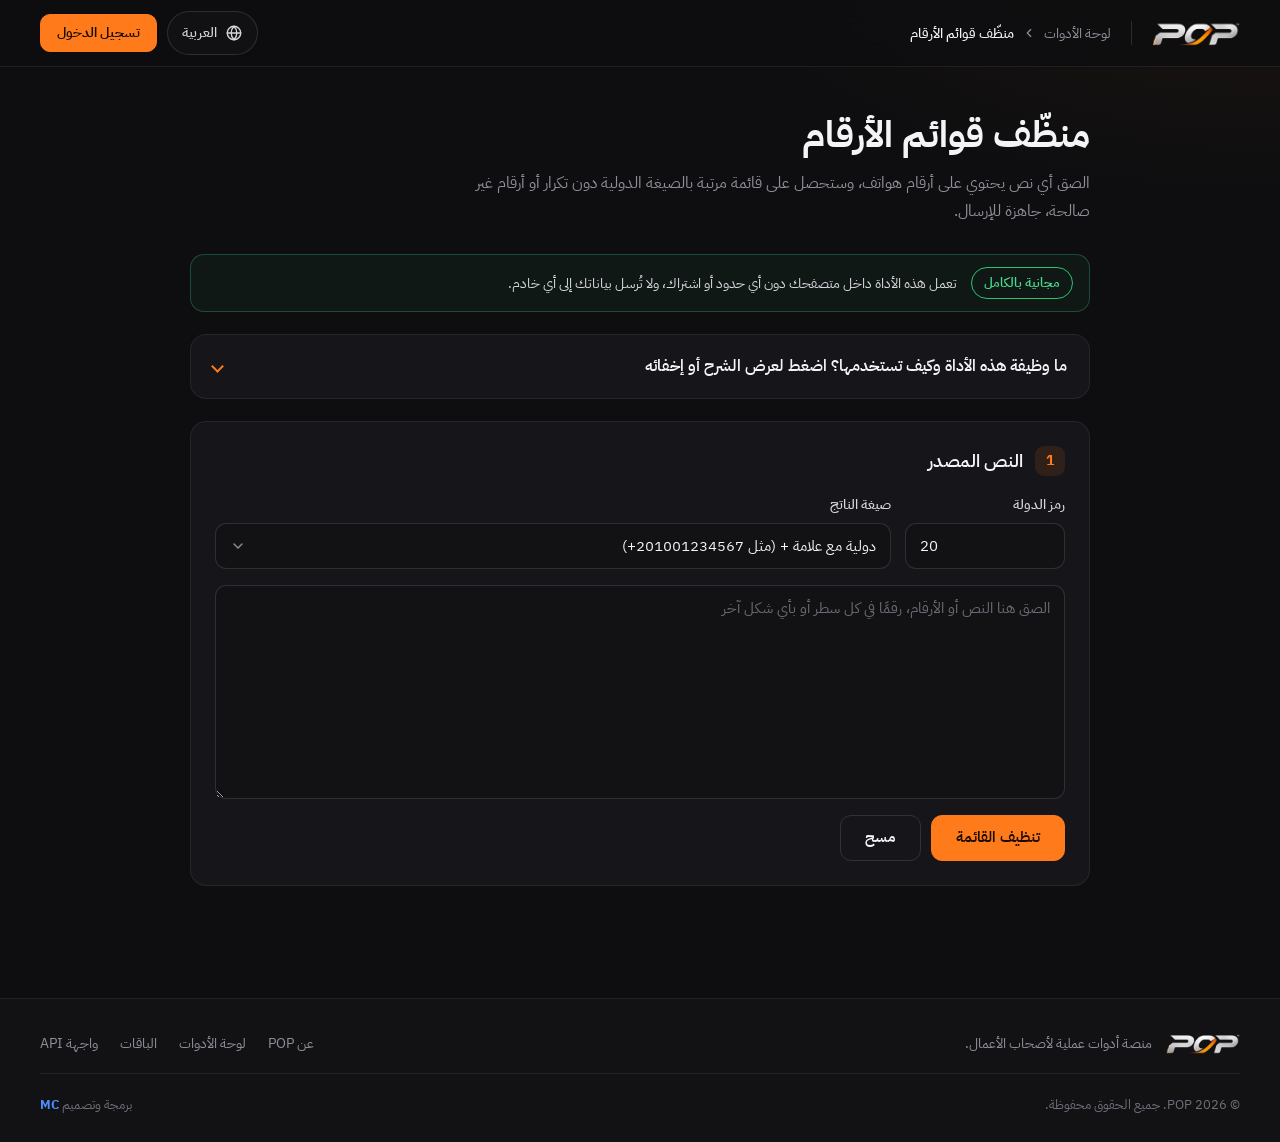
<file: tools/clean/clean.html>
<!doctype html>
<html lang="ar" dir="rtl">
<head>
<meta charset="utf-8">
<meta name="viewport" content="width=device-width, initial-scale=1, minimum-scale=1, maximum-scale=1, user-scalable=no, viewport-fit=cover">
<title>منظّف قوائم الأرقام - POP</title>
<meta name="robots" content="noindex">
<meta name="theme-color" content="#0e0e10">
<link rel="icon" type="image/png" href="../../img/fav.png">
<link rel="apple-touch-icon" href="../../img/apple-touch-icon.png">
<link rel="preconnect" href="https://fonts.googleapis.com">
<link rel="preconnect" href="https://fonts.gstatic.com" crossorigin>
<link rel="stylesheet" href="https://fonts.googleapis.com/css2?family=IBM+Plex+Sans+Arabic:wght@400;500;600;700&display=swap">
<link rel="stylesheet" href="../../base.css">
<link rel="stylesheet" href="../../main/main.css">
<link rel="stylesheet" href="../wa/wa.css">
<link rel="stylesheet" href="clean.css">
<link rel="stylesheet" href="../../ui.css">
<script src="../../i18n.js"></script>
</head>
<body>
<div class="gate" id="gate">
  <img src="../../img/symbol.png" alt="" width="64" height="56">
</div>

<header class="top" id="top" hidden>
  <div class="top-in">
    <a class="brand" href="../../main/main.html" aria-label="لوحة الأدوات"><img src="../../img/logo-word.png" alt="POP" width="96" height="29"></a>
    <nav class="crumbs" aria-label="مسار التنقل">
      <a href="../../main/main.html">لوحة الأدوات</a>
      <svg viewBox="0 0 24 24" width="14" height="14" fill="none" stroke="currentColor" stroke-width="2" stroke-linecap="round" stroke-linejoin="round" aria-hidden="true"><path d="m15 18-6-6 6-6"/></svg>
      <span aria-current="page">منظّف قوائم الأرقام</span>
    </nav>
    <div class="top-end">
      <div data-lang-slot></div>
      <div class="user">
        <button class="user-btn" id="user-btn" type="button" aria-haspopup="menu" aria-expanded="false" aria-label="قائمة الحساب">
          <span class="avatar" id="avatar" translate="no"></span>
          <span class="user-txt"><b id="who-name" translate="no"></b><small id="who-mail" translate="no"></small></span>
          <svg class="chev" viewBox="0 0 24 24" width="16" height="16" fill="none" stroke="currentColor" stroke-width="2" stroke-linecap="round" stroke-linejoin="round" aria-hidden="true"><path d="m6 9 6 6 6-6"/></svg>
        </button>
        <div class="user-menu" id="user-menu" role="menu" hidden>
          <div class="um-head">
            <b id="um-name" translate="no"></b>
            <small id="um-mail" translate="no"></small>
            <span class="plan" id="um-plan">الخطة المجانية</span>
          </div>
          <a role="menuitem" href="../../main/main.html">
            <svg viewBox="0 0 24 24" width="18" height="18" fill="none" stroke="currentColor" stroke-width="1.8" stroke-linecap="round" stroke-linejoin="round" aria-hidden="true"><rect x="3" y="3" width="7.5" height="7.5" rx="2"/><rect x="13.5" y="3" width="7.5" height="7.5" rx="2"/><rect x="3" y="13.5" width="7.5" height="7.5" rx="2"/><rect x="13.5" y="13.5" width="7.5" height="7.5" rx="2"/></svg>
            لوحة الأدوات
          </a>
          <a role="menuitem" href="../../plans/plans.html">
            <svg viewBox="0 0 24 24" width="18" height="18" fill="none" stroke="currentColor" stroke-width="1.8" stroke-linecap="round" stroke-linejoin="round" aria-hidden="true"><path d="M12 3 3 8l9 5 9-5-9-5Z"/><path d="m3 13 9 5 9-5"/></svg>
            الباقات والاشتراكات
          </a>
          <a role="menuitem" href="../../api/api.html">
            <svg viewBox="0 0 24 24" width="18" height="18" fill="none" stroke="currentColor" stroke-width="1.8" stroke-linecap="round" stroke-linejoin="round" aria-hidden="true"><path d="m8 7-5 5 5 5M16 7l5 5-5 5M13.5 4l-3 16"/></svg>
            واجهة API للمطورين
          </a>
          <a role="menuitem" href="../../index.html">
            <svg viewBox="0 0 24 24" width="18" height="18" fill="none" stroke="currentColor" stroke-width="1.8" stroke-linecap="round" stroke-linejoin="round" aria-hidden="true"><circle cx="12" cy="12" r="9"/><path d="M12 11v5M12 8h.01"/></svg>
            عن POP
          </a>
          <button role="menuitem" class="um-out" id="out" type="button">
            <svg viewBox="0 0 24 24" width="18" height="18" fill="none" stroke="currentColor" stroke-width="1.8" stroke-linecap="round" stroke-linejoin="round" aria-hidden="true"><path d="M15 4h3a2 2 0 0 1 2 2v12a2 2 0 0 1-2 2h-3M10 17l-5-5 5-5M5 12h11"/></svg>
            تسجيل الخروج
          </button>
        </div>
      </div>
    </div>
  </div>
</header>

<main class="wa" id="view" hidden>
  <div class="wa-head">
    <h1>منظّف قوائم الأرقام</h1>
    <p>الصق أي نص يحتوي على أرقام هواتف، وستحصل على قائمة مرتبة بالصيغة الدولية دون تكرار أو أرقام غير صالحة، جاهزة للإرسال.</p>
  </div>

  <p class="freebar"><span class="pill on">مجانية بالكامل</span><span>تعمل هذه الأداة داخل متصفحك دون أي حدود أو اشتراك، ولا تُرسل بياناتك إلى أي خادم.</span></p>


  <details class="card about">
    <summary>ما وظيفة هذه الأداة وكيف تستخدمها؟ اضغط لعرض الشرح أو إخفائه</summary>
    <div class="about-body">
      <p>تستخرج الأداة أرقام الهواتف من أي نص، سواء كان منسوخًا من جدول أو محادثة أو ملف، ثم توحّد صيغتها وتحذف المكرر وغير الصالح.</p>
      <ol>
        <li><b>الصق النص:</b> يمكن أن يحتوي على أسماء وعلامات ومسافات، وستُستخرج الأرقام وحدها.</li>
        <li><b>اختر رمز الدولة:</b> يُضاف إلى الأرقام المحلية التي تبدأ بصفر.</li>
        <li><b>انسخ النتيجة أو نزّلها:</b> يمكنك لصقها مباشرة في أداة مرسل واتساب الجماعي.</li>
      </ol>
      <p><b>الخصوصية:</b> تتم المعالجة بالكامل داخل متصفحك، ولا تُرسل الأرقام إلى أي جهة.</p>
    </div>
  </details>

  <section class="card" aria-labelledby="t-in">
    <div class="card-head">
      <span class="step">1</span>
      <h2 id="t-in">النص المصدر</h2>
    </div>
    <div class="form-row">
      <label class="field">
        <span>رمز الدولة</span>
        <input id="cc" type="text" inputmode="numeric" maxlength="4" value="20" dir="ltr">
      </label>
      <label class="field">
        <span>صيغة الناتج</span>
        <select id="fmt">
          <option value="plus">دولية مع علامة + (مثل ‎+201001234567)</option>
          <option value="digits">أرقام فقط (مثل 201001234567)</option>
        </select>
      </label>
    </div>
    <label class="sr" for="src">النص المصدر</label>
    <textarea id="src" rows="8" maxlength="200000" placeholder="الصق هنا النص أو الأرقام، رقمًا في كل سطر أو بأي شكل آخر"></textarea>
    <div class="row-actions">
      <button class="btn" id="run" type="button">تنظيف القائمة</button>
      <button class="btn ghost" id="reset" type="button">مسح</button>
    </div>
  </section>

  <section class="card" id="out-card" hidden aria-labelledby="t-out">
    <div class="card-head">
      <span class="step">2</span>
      <h2 id="t-out">القائمة النظيفة</h2>
    </div>
    <div class="stats" id="stats"></div>
    <label class="sr" for="result">القائمة النظيفة</label>
    <textarea id="result" rows="8" readonly dir="ltr"></textarea>
    <div class="row-actions">
      <button class="btn" id="copy" type="button">نسخ القائمة</button>
      <button class="btn ghost" id="csv" type="button">تنزيل ملف CSV</button>
      <a class="btn ghost" href="../wa/wa.html">فتح مرسل واتساب</a>
    </div>
    <p class="hint" id="state" role="status" aria-live="polite"></p>
  </section>
</main>

<footer class="site-foot app">
  <div class="sf-in">
    <div class="sf-brand">
      <img src="../../img/logo-word.png" alt="POP" width="80" height="24" loading="lazy" decoding="async">
      <span>منصة أدوات عملية لأصحاب الأعمال.</span>
    </div>
    <nav class="sf-links" aria-label="روابط التذييل">
      <a href="../../index.html">عن POP</a>
      <a href="../../main/main.html">لوحة الأدوات</a>
      <a href="../../plans/plans.html">الباقات</a>
      <a href="../../api/api.html">واجهة API</a>
    </nav>
    <p class="sf-copy"><span>© <span id="yr" translate="no">2026</span> POP. جميع الحقوق محفوظة.</span><span class="made-by">برمجة وتصميم <a href="https://crstudio911.github.io/MC/" target="_blank" rel="noopener noreferrer" translate="no">MC</a></span></p>
  </div>
</footer>

<script src="../../forms.js"></script>
<script src="../../config.js"></script>
<script src="../../guard.js"></script>
<script src="../../auth.js"></script>
<script src="clean.js"></script>
</body>
</html>
</file>
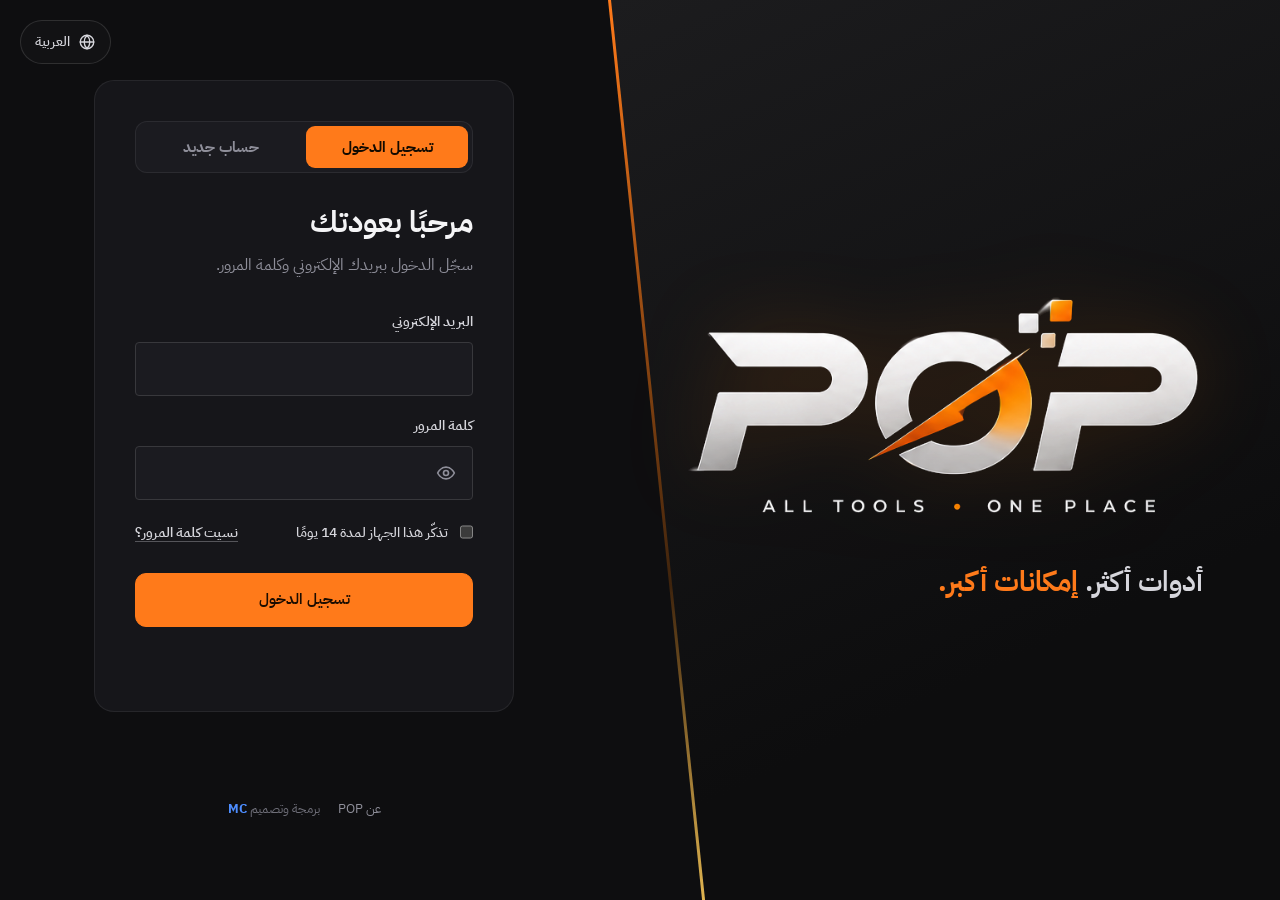
<file: tools/leads/leads.html>
<!doctype html>
<html lang="ar" dir="rtl">
<head>
<meta charset="utf-8">
<meta name="viewport" content="width=device-width, initial-scale=1, minimum-scale=1, maximum-scale=1, user-scalable=no, viewport-fit=cover">
<title>مستخرج بيانات العملاء - POP</title>
<meta name="robots" content="noindex">
<meta name="theme-color" content="#0e0e10">
<link rel="icon" type="image/png" href="../../img/fav.png">
<link rel="apple-touch-icon" href="../../img/apple-touch-icon.png">
<link rel="preconnect" href="https://fonts.googleapis.com">
<link rel="preconnect" href="https://fonts.gstatic.com" crossorigin>
<link rel="stylesheet" href="https://fonts.googleapis.com/css2?family=IBM+Plex+Sans+Arabic:wght@400;500;600;700&display=swap">
<link rel="stylesheet" href="../../base.css">
<link rel="stylesheet" href="../../main/main.css">
<link rel="stylesheet" href="../wa/wa.css">
<link rel="stylesheet" href="leads.css">
<link rel="stylesheet" href="../../ui.css">
<script src="../../i18n.js"></script>
</head>
<body>
<div class="gate" id="gate">
  <img src="../../img/symbol.png" alt="" width="64" height="56">
</div>

<header class="top" id="top" hidden>
  <div class="top-in">
    <a class="brand" href="../../main/main.html" aria-label="لوحة الأدوات"><img src="../../img/logo-word.png" alt="POP" width="96" height="29"></a>
    <nav class="crumbs" aria-label="مسار التنقل">
      <a href="../../main/main.html">لوحة الأدوات</a>
      <svg viewBox="0 0 24 24" width="14" height="14" fill="none" stroke="currentColor" stroke-width="2" stroke-linecap="round" stroke-linejoin="round" aria-hidden="true"><path d="m15 18-6-6 6-6"/></svg>
      <span aria-current="page">مستخرج بيانات العملاء</span>
    </nav>
    <div class="top-end">
      <div data-lang-slot></div>
      <div class="user">
        <button class="user-btn" id="user-btn" type="button" aria-haspopup="menu" aria-expanded="false" aria-label="قائمة الحساب">
          <span class="avatar" id="avatar" translate="no"></span>
          <span class="user-txt"><b id="who-name" translate="no"></b><small id="who-mail" translate="no"></small></span>
          <svg class="chev" viewBox="0 0 24 24" width="16" height="16" fill="none" stroke="currentColor" stroke-width="2" stroke-linecap="round" stroke-linejoin="round" aria-hidden="true"><path d="m6 9 6 6 6-6"/></svg>
        </button>
        <div class="user-menu" id="user-menu" role="menu" hidden>
          <div class="um-head">
            <b id="um-name" translate="no"></b>
            <small id="um-mail" translate="no"></small>
            <span class="plan" id="um-plan">الخطة المجانية</span>
          </div>
          <a role="menuitem" href="../../main/main.html">
            <svg viewBox="0 0 24 24" width="18" height="18" fill="none" stroke="currentColor" stroke-width="1.8" stroke-linecap="round" stroke-linejoin="round" aria-hidden="true"><rect x="3" y="3" width="7.5" height="7.5" rx="2"/><rect x="13.5" y="3" width="7.5" height="7.5" rx="2"/><rect x="3" y="13.5" width="7.5" height="7.5" rx="2"/><rect x="13.5" y="13.5" width="7.5" height="7.5" rx="2"/></svg>
            لوحة الأدوات
          </a>
          <a role="menuitem" href="../../plans/plans.html">
            <svg viewBox="0 0 24 24" width="18" height="18" fill="none" stroke="currentColor" stroke-width="1.8" stroke-linecap="round" stroke-linejoin="round" aria-hidden="true"><path d="M12 3 3 8l9 5 9-5-9-5Z"/><path d="m3 13 9 5 9-5"/></svg>
            الباقات والاشتراكات
          </a>
          <a role="menuitem" href="../../api/api.html">
            <svg viewBox="0 0 24 24" width="18" height="18" fill="none" stroke="currentColor" stroke-width="1.8" stroke-linecap="round" stroke-linejoin="round" aria-hidden="true"><path d="m8 7-5 5 5 5M16 7l5 5-5 5M13.5 4l-3 16"/></svg>
            واجهة API للمطورين
          </a>
          <a role="menuitem" href="../../index.html">
            <svg viewBox="0 0 24 24" width="18" height="18" fill="none" stroke="currentColor" stroke-width="1.8" stroke-linecap="round" stroke-linejoin="round" aria-hidden="true"><circle cx="12" cy="12" r="9"/><path d="M12 11v5M12 8h.01"/></svg>
            عن POP
          </a>
          <button role="menuitem" class="um-out" id="out" type="button">
            <svg viewBox="0 0 24 24" width="18" height="18" fill="none" stroke="currentColor" stroke-width="1.8" stroke-linecap="round" stroke-linejoin="round" aria-hidden="true"><path d="M15 4h3a2 2 0 0 1 2 2v12a2 2 0 0 1-2 2h-3M10 17l-5-5 5-5M5 12h11"/></svg>
            تسجيل الخروج
          </button>
        </div>
      </div>
    </div>
  </div>
</header>

<main class="wa" id="view" hidden>
  <div class="wa-head">
    <h1>مستخرج بيانات العملاء</h1>
    <p>اكتب نوع النشاط والمدينة، وسنجمع لك الأماكن التي لها رقم هاتف في جدول يمكنك فتحه في Excel أو مراسلته بأداة واتساب.</p>
  </div>

  <section class="planbar" id="planbar" aria-label="باقتك في هذه الأداة">
    <div class="pb-info"><span class="pb-name" id="pb-name" data-live>باقة Free</span><span class="pb-list" id="pb-list" data-live></span></div>
    <span class="pb-cd" id="pb-cd" role="timer" aria-live="off" hidden><small id="pb-cd-label">البحث التالي متاح بعد</small><b id="pb-cd-left" dir="ltr" translate="no">0:00</b><small id="pb-cd-at"></small></span>
    <a class="btn small" id="pb-up" href="../../plans/plans.html">ترقية الباقة</a>
    <p class="pb-note">فترة الانتظار بين كل بحث والذي يليه، ولا تُحتسب عمليات البحث التي لم تُرجع نتائج.</p>
  </section>


  <details class="card about">
    <summary>ما وظيفة هذه الأداة وكيف تستخدمها؟ اضغط لعرض الشرح أو إخفائه</summary>
    <div class="about-body">
      <p>تبحث لك عن المتاجر والشركات والعيادات في أي منطقة، وتجمع اسم كل مكان ورقمه وعنوانه وموقعه على الخريطة.</p>
      <ol>
        <li><b>اختر النشاط:</b> مثل العيادات أو المطاعم أو المكاتب العقارية.</li>
        <li><b>اكتب المدينة أو الحي:</b> كلما صغرت المنطقة كانت النتائج أسرع وأدق.</li>
        <li><b>كلمة في الاسم (اختياري):</b> لتضييق نطاق البحث، مثل «أسنان».</li>
        <li><b>اضغط «ابحث» وانتظر:</b> قد يستغرق البحث من ثوانٍ إلى بضع دقائق، ويظهر لك الوقت المنقضي أمامك.</li>
        <li><b>احصل على النتائج:</b> نزّلها جدول Excel، أو انسخ الأرقام والصقها في أداة واتساب.</li>
      </ol>
      <p><b>مصدر البيانات:</b> خرائط مفتوحة المصدر، لذا قد تجد أماكن غير مدرجة أو أرقامًا قديمة. وتعرض الأداة الأماكن التي لها رقم فقط.</p>
      <p><b>تنبيه:</b> قبل مراسلة هذه الأرقام، احرص على أن تكون رسالتك مفيدة ولائقة، وأرسل بأعداد صغيرة حتى لا يُقيَّد رقمك.</p>
    </div>
  </details>

  <section class="card" aria-labelledby="t-find">
    <div class="card-head">
      <span class="step">1</span>
      <h2 id="t-find">عمّ تبحث؟</h2>
    </div>
    <form class="lead-form" id="form">
      <label class="field">
        <span>النشاط</span>
        <select id="kind"></select>
      </label>
      <label class="field">
        <span>المدينة أو المنطقة</span>
        <input id="city" type="text" maxlength="80" placeholder="مثلًا: القاهرة أو مدينة نصر أو الرياض" required>
      </label>
      <label class="field">
        <span>كلمة في الاسم (اختياري)</span>
        <input id="word" type="text" maxlength="40" placeholder="مثلًا: أسنان">
      </label>
      <button class="btn" id="go" type="submit">ابحث</button>
    </form>
    <p class="hint" id="state"></p>
  </section>

  <section class="card" id="res-card" hidden aria-labelledby="t-res">
    <div class="card-head">
      <span class="step">2</span>
      <h2 id="t-res">النتائج</h2>
      <span class="pill" id="count"></span>
    </div>
    <div class="lead-actions">
      <button class="btn" id="xls" type="button">تنزيل جدول Excel</button>
      <button class="btn ghost" id="copy" type="button">نسخ الأرقام لأداة واتساب</button>
    </div>
    <div class="lead-table">
      <table>
        <thead><tr><th>الاسم</th><th>رقم الواتساب</th><th>العنوان</th><th>الموقع</th></tr></thead>
        <tbody id="rows" translate="no"></tbody>
      </table>
    </div>
    <p class="hint">البيانات مأخوذة من خرائط مفتوحة المصدر. ليست كل الأماكن مسجّلًا لها رقم، وقد لا تكون الأرقام الأرضية مسجّلة في واتساب.</p>
  </section>
</main>

<footer class="site-foot app">
  <div class="sf-in">
    <div class="sf-brand">
      <img src="../../img/logo-word.png" alt="POP" width="80" height="24" loading="lazy" decoding="async">
      <span>منصة أدوات عملية لأصحاب الأعمال.</span>
    </div>
    <nav class="sf-links" aria-label="روابط التذييل">
      <a href="../../index.html">عن POP</a>
      <a href="../../main/main.html">لوحة الأدوات</a>
      <a href="../../plans/plans.html">الباقات</a>
      <a href="../../api/api.html">واجهة API</a>
    </nav>
    <p class="sf-copy"><span>© <span id="yr" translate="no">2026</span> POP. جميع الحقوق محفوظة.</span><span class="made-by">برمجة وتصميم <a href="https://crstudio911.github.io/MC/" target="_blank" rel="noopener noreferrer" translate="no">MC</a></span></p>
  </div>
</footer>

<script src="../../forms.js"></script>
<script src="../../config.js"></script>
<script src="../../guard.js"></script>
<script src="../../auth.js"></script>
<script src="leads.js"></script>
</body>
</html>
</file>
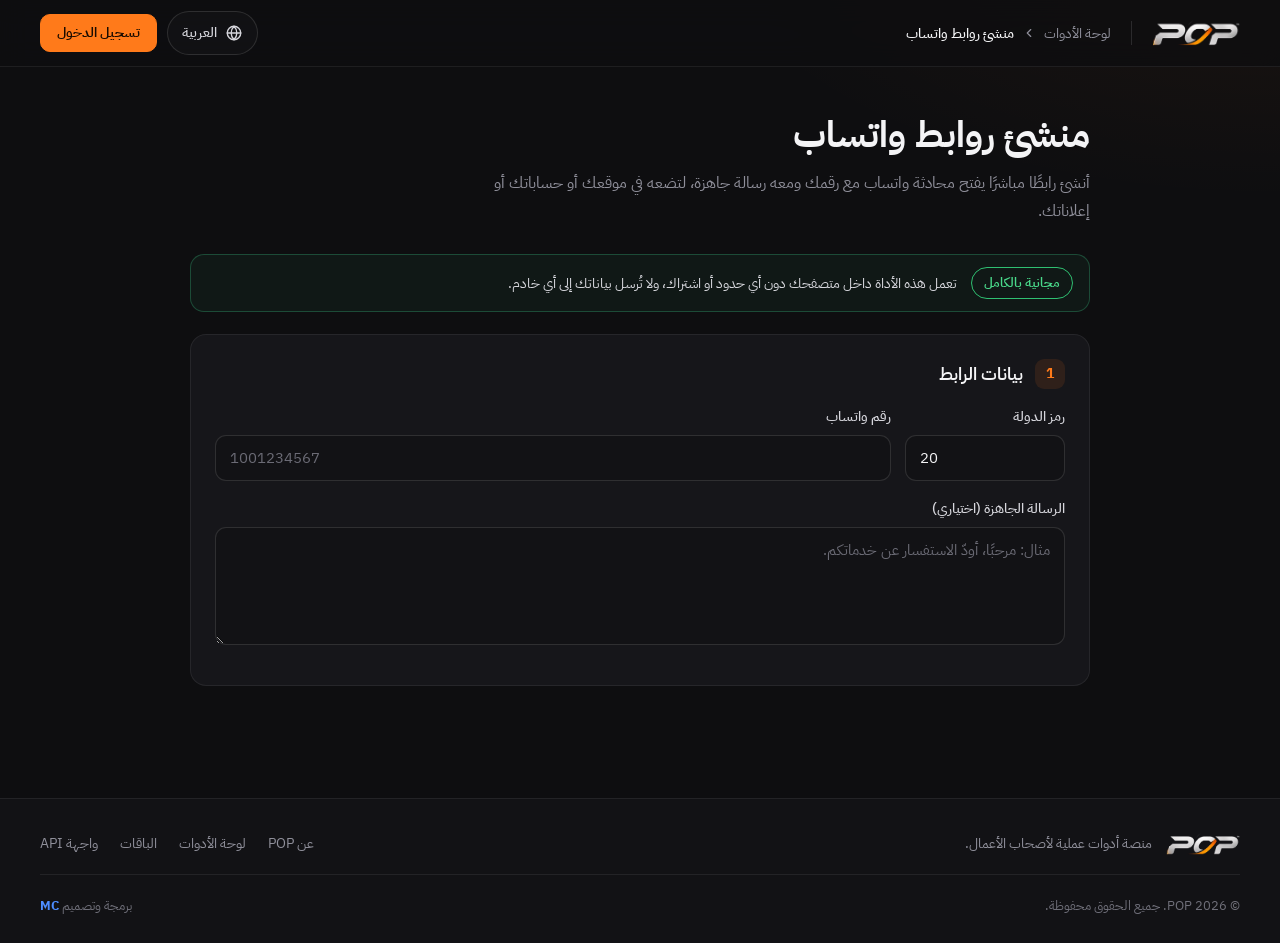
<file: tools/link/link.html>
<!doctype html>
<html lang="ar" dir="rtl">
<head>
<meta charset="utf-8">
<meta name="viewport" content="width=device-width, initial-scale=1, minimum-scale=1, maximum-scale=1, user-scalable=no, viewport-fit=cover">
<title>منشئ روابط واتساب - POP</title>
<meta name="robots" content="noindex">
<meta name="theme-color" content="#0e0e10">
<link rel="icon" type="image/png" href="../../img/fav.png">
<link rel="apple-touch-icon" href="../../img/apple-touch-icon.png">
<link rel="preconnect" href="https://fonts.googleapis.com">
<link rel="preconnect" href="https://fonts.gstatic.com" crossorigin>
<link rel="stylesheet" href="https://fonts.googleapis.com/css2?family=IBM+Plex+Sans+Arabic:wght@400;500;600;700&display=swap">
<link rel="stylesheet" href="../../base.css">
<link rel="stylesheet" href="../../main/main.css">
<link rel="stylesheet" href="../wa/wa.css">
<link rel="stylesheet" href="link.css">
<link rel="stylesheet" href="../../ui.css">
<script src="../../i18n.js"></script>
</head>
<body>
<div class="gate" id="gate">
  <img src="../../img/symbol.png" alt="" width="64" height="56">
</div>

<header class="top" id="top" hidden>
  <div class="top-in">
    <a class="brand" href="../../main/main.html" aria-label="لوحة الأدوات"><img src="../../img/logo-word.png" alt="POP" width="96" height="29"></a>
    <nav class="crumbs" aria-label="مسار التنقل">
      <a href="../../main/main.html">لوحة الأدوات</a>
      <svg viewBox="0 0 24 24" width="14" height="14" fill="none" stroke="currentColor" stroke-width="2" stroke-linecap="round" stroke-linejoin="round" aria-hidden="true"><path d="m15 18-6-6 6-6"/></svg>
      <span aria-current="page">منشئ روابط واتساب</span>
    </nav>
    <div class="top-end">
      <div data-lang-slot></div>
      <div class="user">
        <button class="user-btn" id="user-btn" type="button" aria-haspopup="menu" aria-expanded="false" aria-label="قائمة الحساب">
          <span class="avatar" id="avatar" translate="no"></span>
          <span class="user-txt"><b id="who-name" translate="no"></b><small id="who-mail" translate="no"></small></span>
          <svg class="chev" viewBox="0 0 24 24" width="16" height="16" fill="none" stroke="currentColor" stroke-width="2" stroke-linecap="round" stroke-linejoin="round" aria-hidden="true"><path d="m6 9 6 6 6-6"/></svg>
        </button>
        <div class="user-menu" id="user-menu" role="menu" hidden>
          <div class="um-head">
            <b id="um-name" translate="no"></b>
            <small id="um-mail" translate="no"></small>
            <span class="plan" id="um-plan">الخطة المجانية</span>
          </div>
          <a role="menuitem" href="../../main/main.html">
            <svg viewBox="0 0 24 24" width="18" height="18" fill="none" stroke="currentColor" stroke-width="1.8" stroke-linecap="round" stroke-linejoin="round" aria-hidden="true"><rect x="3" y="3" width="7.5" height="7.5" rx="2"/><rect x="13.5" y="3" width="7.5" height="7.5" rx="2"/><rect x="3" y="13.5" width="7.5" height="7.5" rx="2"/><rect x="13.5" y="13.5" width="7.5" height="7.5" rx="2"/></svg>
            لوحة الأدوات
          </a>
          <a role="menuitem" href="../../plans/plans.html">
            <svg viewBox="0 0 24 24" width="18" height="18" fill="none" stroke="currentColor" stroke-width="1.8" stroke-linecap="round" stroke-linejoin="round" aria-hidden="true"><path d="M12 3 3 8l9 5 9-5-9-5Z"/><path d="m3 13 9 5 9-5"/></svg>
            الباقات والاشتراكات
          </a>
          <a role="menuitem" href="../../api/api.html">
            <svg viewBox="0 0 24 24" width="18" height="18" fill="none" stroke="currentColor" stroke-width="1.8" stroke-linecap="round" stroke-linejoin="round" aria-hidden="true"><path d="m8 7-5 5 5 5M16 7l5 5-5 5M13.5 4l-3 16"/></svg>
            واجهة API للمطورين
          </a>
          <a role="menuitem" href="../../index.html">
            <svg viewBox="0 0 24 24" width="18" height="18" fill="none" stroke="currentColor" stroke-width="1.8" stroke-linecap="round" stroke-linejoin="round" aria-hidden="true"><circle cx="12" cy="12" r="9"/><path d="M12 11v5M12 8h.01"/></svg>
            عن POP
          </a>
          <button role="menuitem" class="um-out" id="out" type="button">
            <svg viewBox="0 0 24 24" width="18" height="18" fill="none" stroke="currentColor" stroke-width="1.8" stroke-linecap="round" stroke-linejoin="round" aria-hidden="true"><path d="M15 4h3a2 2 0 0 1 2 2v12a2 2 0 0 1-2 2h-3M10 17l-5-5 5-5M5 12h11"/></svg>
            تسجيل الخروج
          </button>
        </div>
      </div>
    </div>
  </div>
</header>

<main class="wa" id="view" hidden>
  <div class="wa-head">
    <h1>منشئ روابط واتساب</h1>
    <p>أنشئ رابطًا مباشرًا يفتح محادثة واتساب مع رقمك ومعه رسالة جاهزة، لتضعه في موقعك أو حساباتك أو إعلاناتك.</p>
  </div>

  <p class="freebar"><span class="pill on">مجانية بالكامل</span><span>تعمل هذه الأداة داخل متصفحك دون أي حدود أو اشتراك، ولا تُرسل بياناتك إلى أي خادم.</span></p>


  <section class="card" aria-labelledby="t-make">
    <div class="card-head">
      <span class="step">1</span>
      <h2 id="t-make">بيانات الرابط</h2>
    </div>
    <div class="form-row">
      <label class="field">
        <span>رمز الدولة</span>
        <input id="cc" type="text" inputmode="numeric" maxlength="4" value="20" dir="ltr">
      </label>
      <label class="field grow">
        <span>رقم واتساب</span>
        <input id="phone" type="tel" inputmode="tel" maxlength="20" dir="ltr" placeholder="1001234567">
      </label>
    </div>
    <label class="field">
      <span>الرسالة الجاهزة (اختياري)</span>
      <textarea id="msg" rows="4" maxlength="1000" placeholder="مثال: مرحبًا، أودّ الاستفسار عن خدماتكم."></textarea>
    </label>
    <p class="hint" id="state" role="status" aria-live="polite"></p>
  </section>

  <section class="card" id="out-card" hidden aria-labelledby="t-link">
    <div class="card-head">
      <span class="step">2</span>
      <h2 id="t-link">الرابط الجاهز</h2>
    </div>
    <div class="link-out">
      <span class="link-icon" aria-hidden="true"><svg viewBox="0 0 24 24" width="24" height="24" fill="currentColor" aria-hidden="true"><path d="M17.47 14.38c-.3-.15-1.76-.87-2.03-.97-.27-.1-.47-.15-.67.15-.2.3-.77.97-.94 1.16-.17.2-.35.22-.64.07-.3-.15-1.26-.46-2.39-1.47-.88-.79-1.48-1.76-1.65-2.06-.17-.3-.02-.46.13-.6.13-.14.3-.35.45-.52.15-.17.2-.3.3-.5.1-.2.05-.37-.03-.52-.07-.15-.67-1.61-.92-2.2-.24-.58-.49-.5-.67-.51h-.57c-.2 0-.52.07-.79.37-.27.3-1.04 1.02-1.04 2.48 0 1.46 1.07 2.88 1.21 3.07.15.2 2.1 3.2 5.08 4.49.71.3 1.26.49 1.7.63.71.22 1.36.19 1.87.12.57-.09 1.76-.72 2-1.41.25-.7.25-1.29.18-1.41-.08-.13-.27-.2-.57-.35M12.05 21.78h-.01a9.87 9.87 0 0 1-5.03-1.38l-.36-.21-3.74.98 1-3.65-.24-.37a9.86 9.86 0 0 1-1.51-5.26c0-5.45 4.44-9.88 9.89-9.88 2.64 0 5.12 1.03 6.99 2.9a9.83 9.83 0 0 1 2.89 6.99c0 5.45-4.44 9.88-9.88 9.88m8.41-18.3A11.82 11.82 0 0 0 12.05 0C5.5 0 .16 5.34.16 11.89c0 2.1.55 4.14 1.59 5.95L.06 24l6.3-1.65a11.88 11.88 0 0 0 5.68 1.45h.01c6.55 0 11.89-5.34 11.89-11.89a11.82 11.82 0 0 0-3.48-8.41Z"/></svg></span>
      <input id="result" type="text" readonly dir="ltr" aria-label="الرابط الجاهز">
    </div>
    <div class="row-actions">
      <button class="btn" id="copy" type="button">نسخ الرابط</button>
      <a class="btn ghost" id="open" href="#" target="_blank" rel="noopener noreferrer">تجربة الرابط</a>
    </div>
  </section>
</main>

<footer class="site-foot app">
  <div class="sf-in">
    <div class="sf-brand">
      <img src="../../img/logo-word.png" alt="POP" width="80" height="24" loading="lazy" decoding="async">
      <span>منصة أدوات عملية لأصحاب الأعمال.</span>
    </div>
    <nav class="sf-links" aria-label="روابط التذييل">
      <a href="../../index.html">عن POP</a>
      <a href="../../main/main.html">لوحة الأدوات</a>
      <a href="../../plans/plans.html">الباقات</a>
      <a href="../../api/api.html">واجهة API</a>
    </nav>
    <p class="sf-copy"><span>© <span id="yr" translate="no">2026</span> POP. جميع الحقوق محفوظة.</span><span class="made-by">برمجة وتصميم <a href="https://crstudio911.github.io/MC/" target="_blank" rel="noopener noreferrer" translate="no">MC</a></span></p>
  </div>
</footer>

<script src="../../forms.js"></script>
<script src="../../config.js"></script>
<script src="../../guard.js"></script>
<script src="../../auth.js"></script>
<script src="link.js"></script>
</body>
</html>
</file>
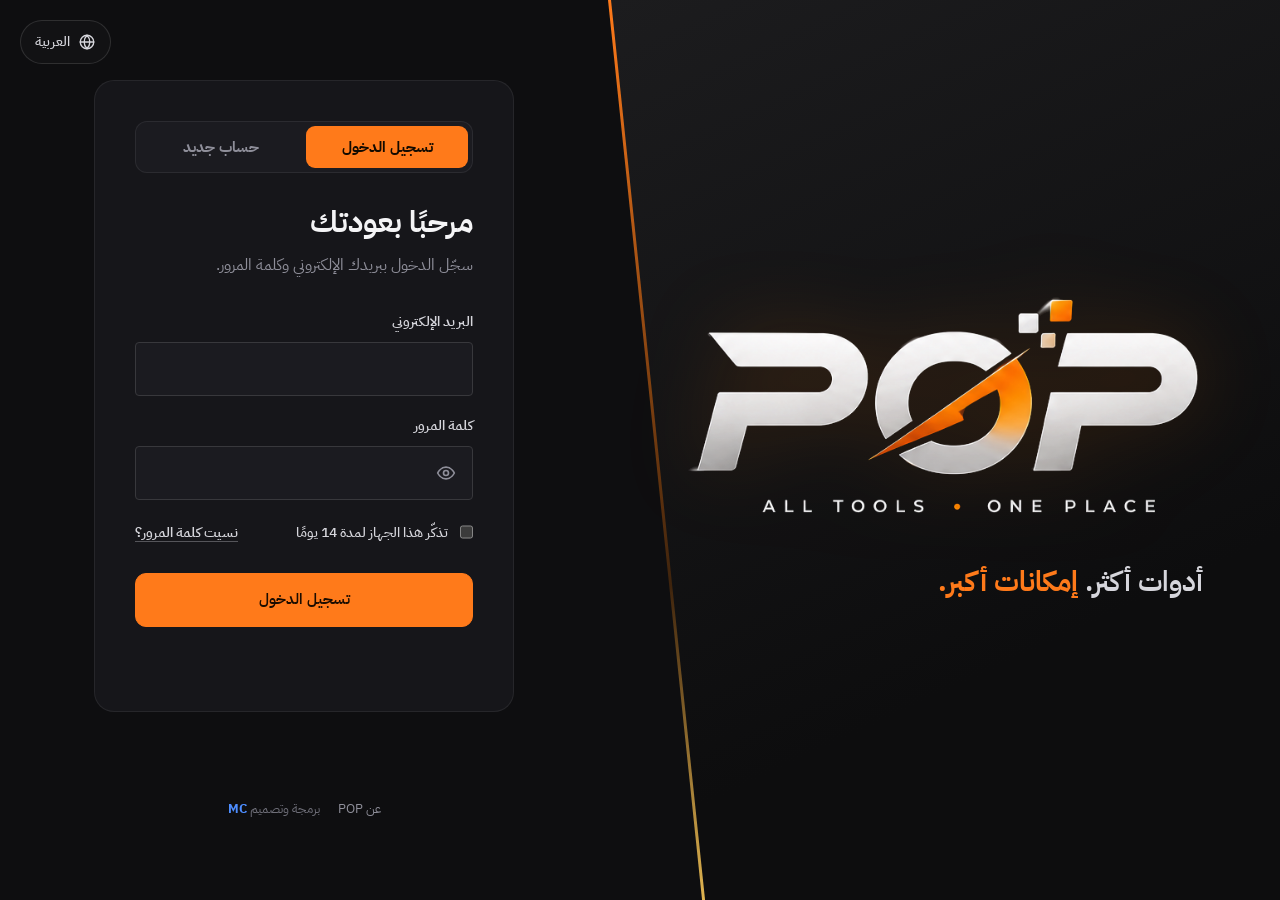
<file: tools/short/short.html>
<!doctype html>
<html lang="ar" dir="rtl">
<head>
<meta charset="utf-8">
<meta name="viewport" content="width=device-width, initial-scale=1, minimum-scale=1, maximum-scale=1, user-scalable=no, viewport-fit=cover">
<title>مختصر الروابط والتحليلات - POP</title>
<meta name="robots" content="noindex">
<meta name="theme-color" content="#0e0e10">
<link rel="icon" type="image/png" href="../../img/fav.png">
<link rel="apple-touch-icon" href="../../img/apple-touch-icon.png">
<link rel="preconnect" href="https://fonts.googleapis.com">
<link rel="preconnect" href="https://fonts.gstatic.com" crossorigin>
<link rel="stylesheet" href="https://fonts.googleapis.com/css2?family=IBM+Plex+Sans+Arabic:wght@400;500;600;700&display=swap">
<link rel="stylesheet" href="../../base.css">
<link rel="stylesheet" href="../../main/main.css">
<link rel="stylesheet" href="../wa/wa.css">
<link rel="stylesheet" href="short.css">
<link rel="stylesheet" href="../../ui.css">
<script src="../../i18n.js"></script>
</head>
<body>
<div class="gate" id="gate">
  <img src="../../img/symbol.png" alt="" width="64" height="56">
</div>

<header class="top" id="top" hidden>
  <div class="top-in">
    <a class="brand" href="../../main/main.html" aria-label="لوحة الأدوات"><img src="../../img/logo-word.png" alt="POP" width="96" height="29"></a>
    <nav class="crumbs" aria-label="مسار التنقل">
      <a href="../../main/main.html">لوحة الأدوات</a>
      <svg viewBox="0 0 24 24" width="14" height="14" fill="none" stroke="currentColor" stroke-width="2" stroke-linecap="round" stroke-linejoin="round" aria-hidden="true"><path d="m15 18-6-6 6-6"/></svg>
      <span aria-current="page">مختصر الروابط</span>
    </nav>
    <div class="top-end">
      <div data-lang-slot></div>
      <div class="user">
        <button class="user-btn" id="user-btn" type="button" aria-haspopup="menu" aria-expanded="false" aria-label="قائمة الحساب">
          <span class="avatar" id="avatar" translate="no"></span>
          <span class="user-txt"><b id="who-name" translate="no"></b><small id="who-mail" translate="no"></small></span>
          <svg class="chev" viewBox="0 0 24 24" width="16" height="16" fill="none" stroke="currentColor" stroke-width="2" stroke-linecap="round" stroke-linejoin="round" aria-hidden="true"><path d="m6 9 6 6 6-6"/></svg>
        </button>
        <div class="user-menu" id="user-menu" role="menu" hidden>
          <div class="um-head">
            <b id="um-name" translate="no"></b>
            <small id="um-mail" translate="no"></small>
            <span class="plan" id="um-plan">الخطة المجانية</span>
          </div>
          <a role="menuitem" href="../../main/main.html">
            <svg viewBox="0 0 24 24" width="18" height="18" fill="none" stroke="currentColor" stroke-width="1.8" stroke-linecap="round" stroke-linejoin="round" aria-hidden="true"><rect x="3" y="3" width="7.5" height="7.5" rx="2"/><rect x="13.5" y="3" width="7.5" height="7.5" rx="2"/><rect x="3" y="13.5" width="7.5" height="7.5" rx="2"/><rect x="13.5" y="13.5" width="7.5" height="7.5" rx="2"/></svg>
            لوحة الأدوات
          </a>
          <a role="menuitem" href="../../plans/plans.html">
            <svg viewBox="0 0 24 24" width="18" height="18" fill="none" stroke="currentColor" stroke-width="1.8" stroke-linecap="round" stroke-linejoin="round" aria-hidden="true"><path d="M12 3 3 8l9 5 9-5-9-5Z"/><path d="m3 13 9 5 9-5"/></svg>
            الباقات والاشتراكات
          </a>
          <a role="menuitem" href="../../api/api.html">
            <svg viewBox="0 0 24 24" width="18" height="18" fill="none" stroke="currentColor" stroke-width="1.8" stroke-linecap="round" stroke-linejoin="round" aria-hidden="true"><path d="m8 7-5 5 5 5M16 7l5 5-5 5M13.5 4l-3 16"/></svg>
            واجهة API للمطورين
          </a>
          <a role="menuitem" href="../../index.html">
            <svg viewBox="0 0 24 24" width="18" height="18" fill="none" stroke="currentColor" stroke-width="1.8" stroke-linecap="round" stroke-linejoin="round" aria-hidden="true"><circle cx="12" cy="12" r="9"/><path d="M12 11v5M12 8h.01"/></svg>
            عن POP
          </a>
          <button role="menuitem" class="um-out" id="out" type="button">
            <svg viewBox="0 0 24 24" width="18" height="18" fill="none" stroke="currentColor" stroke-width="1.8" stroke-linecap="round" stroke-linejoin="round" aria-hidden="true"><path d="M15 4h3a2 2 0 0 1 2 2v12a2 2 0 0 1-2 2h-3M10 17l-5-5 5-5M5 12h11"/></svg>
            تسجيل الخروج
          </button>
        </div>
      </div>
    </div>
  </div>
</header>

<main class="wa" id="view" hidden>
  <div class="wa-head">
    <h1>مختصر الروابط والتحليلات</h1>
    <p>حوّل أي رابط طويل إلى رابط قصير باسم POP، وتابع كم مرة فُتح، ومن أي دولة، ومن أي نوع جهاز.</p>
  </div>

  <section class="planbar" id="planbar" aria-label="باقتك في هذه الأداة">
    <div class="pb-info"><span class="pb-name" id="pb-name" data-live>باقة Free</span><span class="pb-list" id="pb-list" data-live></span></div>
    <a class="btn small" id="pb-up" href="../../plans/plans.html">ترقية الباقة</a>
    <p class="pb-note">عدد الروابط في باقتك ثابت ولا يتجدد يوميًا، ولو حذفت رابطًا تقدر تنشئ رابطًا مكانه. الضغطات على روابطك لا تُحتسب من أي حد.</p>
  </section>

  <details class="card about">
    <summary>ما وظيفة هذه الأداة وكيف تستخدمها؟ اضغط لعرض الشرح أو إخفائه</summary>
    <div class="about-body">
      <p>بدل أن ترسل رابطًا طويلًا ومزعجًا، تنشئ هنا رابطًا قصيرًا يبدأ باسم موقعنا، ويبقى تحت تحكمك أنت: تغيّر وجهته أو توقفه أو تحذفه وقتما تشاء.</p>
      <ol>
        <li><b>الصق الرابط الطويل:</b> أي رابط يبدأ بـ https أو http، مثل صفحة منتج أو ملف أو استمارة.</li>
        <li><b>اختر الاسم المختصر (Pro وما فوقها):</b> مثل offer1 ليصبح الرابط <span dir="ltr" translate="no" class="mono" id="ex-link">pop/offer1</span>. في الباقة المجانية يُنشأ اسم عشوائي قصير.</li>
        <li><b>كلمة سر (اختياري):</b> لن يفتح الرابط إلا لمن يكتب كلمة السر التي تحددها.</li>
        <li><b>تاريخ انتهاء (اختياري):</b> يقفل الرابط تلقائيًا بعد ساعة أو يوم أو أسبوع، مناسب للعروض السريعة.</li>
        <li><b>انسخ الرابط وانشره:</b> ثم تابع الضغطات من قائمة روابطك بالضغط على «الإحصائيات».</li>
      </ol>
      <p><b>خصوصية الزوار:</b> لا نحفظ عنوان IP ولا بيانات المتصفح. نحفظ لكل ضغطة الدولة ونوع الجهاز والوقت فقط في الباقات التي تشمل التحليلات الكاملة، وتُحذف التفاصيل تلقائيًا بعد مدة، ويبقى العدد الكلي. ولا نحتسب معاينات الروابط التي تصنعها تطبيقات مثل واتساب وفيسبوك.</p>
      <p><b>تنبيه:</b> يُمنع اختصار روابط احتيال أو محتوى مخالف، وتُوقف الإدارة أي رابط مخالف دون إشعار.</p>
    </div>
  </details>

  <section class="card" aria-labelledby="t-make">
    <div class="card-head">
      <span class="step">1</span>
      <h2 id="t-make">أنشئ رابطًا مختصرًا</h2>
      <button class="btn ghost small" id="cancel-edit" type="button" hidden>إلغاء التعديل</button>
    </div>
    <form class="sl-form" id="form" novalidate>
      <label class="field sl-wide">
        <span>الرابط الطويل</span>
        <input id="url" type="text" inputmode="url" dir="ltr" maxlength="2048" spellcheck="false" autocomplete="off" placeholder="https://example.com/very/long/link" required>
      </label>
      <label class="field sl-wide">
        <span>الاسم المختصر <small class="sl-lock" id="lock-alias" hidden>متاح في Pro وما فوقها</small></span>
        <span class="sl-alias" dir="ltr"><b id="base" translate="no"></b><input id="alias" type="text" dir="ltr" maxlength="32" spellcheck="false" autocomplete="off" placeholder="offer1" translate="no"></span>
        <small class="hint">من 3 إلى 32 حرفًا إنجليزيًا صغيرًا أو رقمًا أو شرطة (-). اتركه فارغًا لاسم عشوائي.</small>
      </label>
      <label class="field">
        <span>كلمة سر للرابط (اختياري) <small class="sl-lock" id="lock-pass" hidden>متاحة في Pro وما فوقها</small></span>
        <input id="pass" type="password" maxlength="64" autocomplete="new-password" placeholder="4 أحرف على الأقل">
        <span class="sl-check" id="clear-pass-row" hidden><input id="clear-pass" type="checkbox"> <span>إزالة كلمة السر الحالية</span></span>
      </label>
      <label class="field">
        <span>ينتهي الرابط (اختياري) <small class="sl-lock" id="lock-exp" hidden>متاح في Pro وما فوقها</small></span>
        <select id="exp">
          <option value="keep" hidden>كما هو</option>
          <option value="0">دون تاريخ انتهاء</option>
          <option value="3600000">بعد ساعة</option>
          <option value="86400000">بعد يوم</option>
          <option value="604800000">بعد أسبوع</option>
          <option value="2592000000">بعد 30 يومًا</option>
          <option value="custom">تاريخ ووقت محددان</option>
        </select>
        <input id="exp-at" type="datetime-local" hidden>
      </label>
      <div class="sl-act sl-wide">
        <button class="btn" id="go" type="submit">اختصر الرابط</button>
        <p class="hint" id="state" role="status" aria-live="polite"></p>
      </div>
    </form>
    <div class="sl-done" id="done" hidden>
      <span>رابطك المختصر جاهز</span>
      <div class="sl-out" dir="ltr"><a id="done-link" href="#" target="_blank" rel="noopener noreferrer" translate="no"></a><button class="btn small" id="done-copy" type="button">نسخ</button></div>
    </div>
  </section>

  <section class="card" aria-labelledby="t-list">
    <div class="card-head">
      <span class="step">2</span>
      <h2 id="t-list">روابطك</h2>
      <span class="pill" id="used" translate="no">0</span>
    </div>
    <label class="field sl-find"><input id="find" type="search" placeholder="ابحث في روابطك بالاسم أو الوجهة" aria-label="ابحث في روابطك"></label>
    <div class="sl-list" id="list"></div>
    <p class="hint" id="empty">لم تنشئ أي رابط مختصر بعد.</p>
  </section>

  <section class="card" id="stats" hidden aria-labelledby="t-stats">
    <div class="card-head">
      <span class="step">3</span>
      <h2 id="t-stats">الإحصائيات</h2>
      <button class="btn ghost small" id="stats-close" type="button">إغلاق</button>
    </div>
    <p class="sl-stitle" dir="ltr" translate="no" id="st-link"></p>
    <dl class="sl-metrics">
      <div><dt>كل الضغطات</dt><dd id="st-total" translate="no">0</dd></div>
      <div><dt>آخر ضغطة</dt><dd id="st-last">-</dd></div>
      <div><dt>أُنشئ في</dt><dd id="st-made">-</dd></div>
    </dl>
    <div class="alert soft" id="st-basic" hidden>باقتك الحالية تعرض العدد الكلي فقط. رقِّ باقة هذه الأداة إلى Pro لتعرف الدولة ونوع الجهاز ووقت كل ضغطة. <a class="link" href="../../plans/plans.html">الباقات</a></div>
    <div id="st-full" hidden>
      <div class="sl-grid">
        <div class="sl-box"><h3>الدول</h3><div class="sl-bars" id="st-countries"></div></div>
        <div class="sl-box"><h3>نوع الجهاز</h3><div class="sl-bars" id="st-devices"></div></div>
      </div>
      <div class="sl-box"><h3>آخر 30 يومًا</h3><div class="sl-days" id="st-days" dir="ltr"></div></div>
      <div class="sl-box"><h3>آخر الضغطات</h3>
        <div class="lead-table"><table><thead><tr><th>الوقت والتاريخ</th><th>الدولة</th><th>الجهاز</th></tr></thead><tbody id="st-recent"></tbody></table></div>
      </div>
      <p class="hint" id="st-keep"></p>
    </div>
  </section>
</main>

<footer class="site-foot app">
  <div class="sf-in">
    <div class="sf-brand">
      <img src="../../img/logo-word.png" alt="POP" width="80" height="24" loading="lazy" decoding="async">
      <span>منصة أدوات عملية لأصحاب الأعمال.</span>
    </div>
    <nav class="sf-links" aria-label="روابط التذييل">
      <a href="../../index.html">عن POP</a>
      <a href="../../main/main.html">لوحة الأدوات</a>
      <a href="../../plans/plans.html">الباقات</a>
      <a href="../../api/api.html">واجهة API</a>
    </nav>
    <p class="sf-copy"><span>© <span id="yr" translate="no">2026</span> POP. جميع الحقوق محفوظة.</span><span class="made-by">برمجة وتصميم <a href="https://crstudio911.github.io/MC/" target="_blank" rel="noopener noreferrer" translate="no">MC</a></span></p>
  </div>
</footer>

<script src="../../forms.js"></script>
<script src="../../config.js"></script>
<script src="../../guard.js"></script>
<script src="../../auth.js"></script>
<script src="short.js"></script>
</body>
</html>
</file>
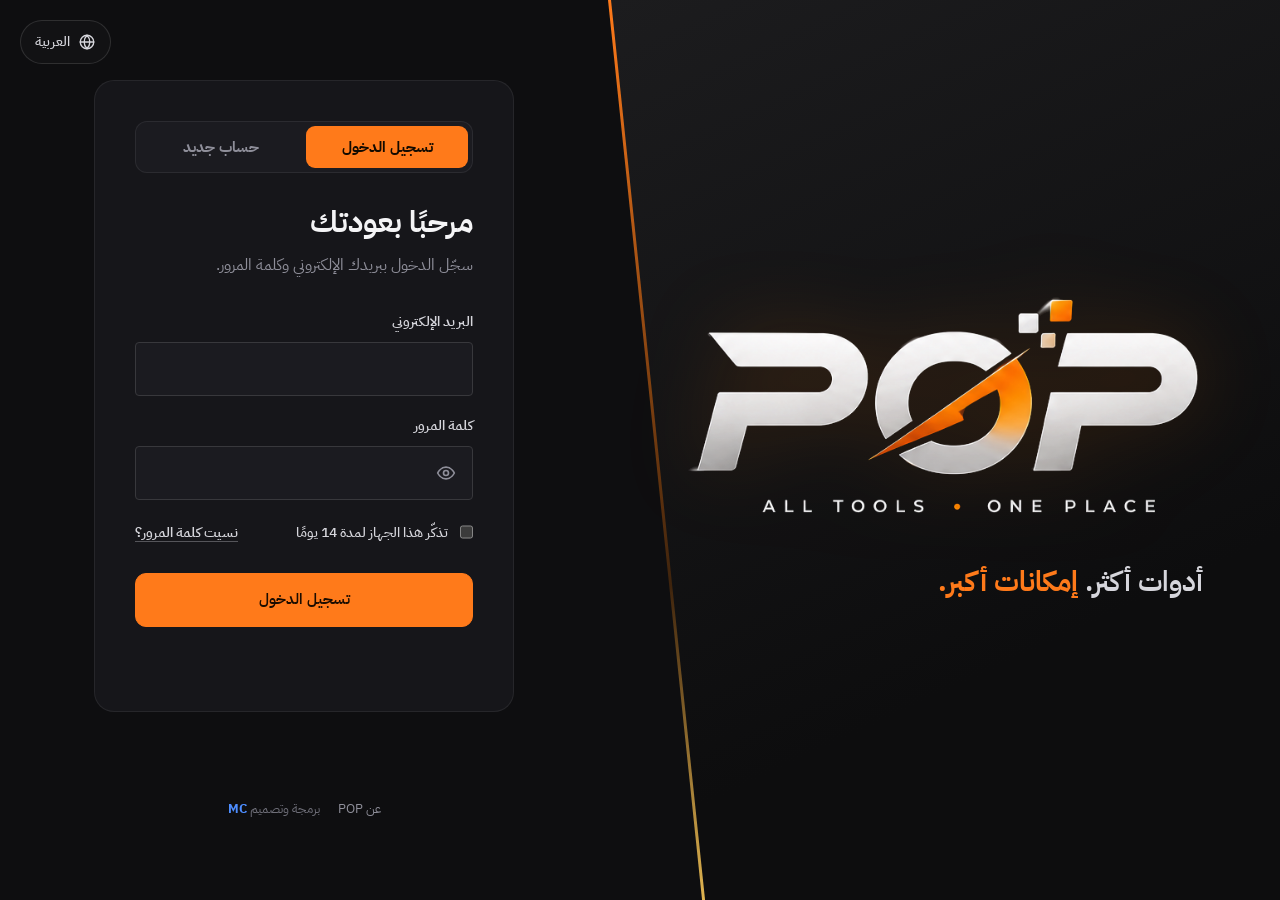
<file: tools/stream/stream.html>
<!doctype html>
<html lang="ar" dir="rtl">
<head>
<meta charset="utf-8">
<meta name="viewport" content="width=device-width, initial-scale=1, minimum-scale=1, maximum-scale=1, user-scalable=no, viewport-fit=cover">
<title>مشغّل وتحميل الفيديو - POP</title>
<meta name="robots" content="noindex">
<meta name="theme-color" content="#0e0e10">
<link rel="icon" type="image/png" href="../../img/fav.png">
<link rel="apple-touch-icon" href="../../img/apple-touch-icon.png">
<link rel="preconnect" href="https://fonts.googleapis.com">
<link rel="preconnect" href="https://fonts.gstatic.com" crossorigin>
<link rel="stylesheet" href="https://fonts.googleapis.com/css2?family=IBM+Plex+Sans+Arabic:wght@400;500;600;700&display=swap">
<link rel="stylesheet" href="../../base.css">
<link rel="stylesheet" href="../../main/main.css">
<link rel="stylesheet" href="../wa/wa.css">
<link rel="stylesheet" href="stream.css">
<link rel="stylesheet" href="../../ui.css">
<script src="../../i18n.js"></script>
</head>
<body>
<div class="gate" id="gate">
  <img src="../../img/symbol.png" alt="" width="64" height="56">
</div>

<header class="top" id="top" hidden>
  <div class="top-in">
    <a class="brand" href="../../main/main.html" aria-label="لوحة الأدوات"><img src="../../img/logo-word.png" alt="POP" width="96" height="29"></a>
    <nav class="crumbs" aria-label="مسار التنقل">
      <a href="../../main/main.html">لوحة الأدوات</a>
      <svg viewBox="0 0 24 24" width="14" height="14" fill="none" stroke="currentColor" stroke-width="2" stroke-linecap="round" stroke-linejoin="round" aria-hidden="true"><path d="m15 18-6-6 6-6"/></svg>
      <span aria-current="page">مشغّل الفيديو</span>
    </nav>
    <div class="top-end">
      <div data-lang-slot></div>
      <div class="user">
        <button class="user-btn" id="user-btn" type="button" aria-haspopup="menu" aria-expanded="false" aria-label="قائمة الحساب">
          <span class="avatar" id="avatar" translate="no"></span>
          <span class="user-txt"><b id="who-name" translate="no"></b><small id="who-mail" translate="no"></small></span>
          <svg class="chev" viewBox="0 0 24 24" width="16" height="16" fill="none" stroke="currentColor" stroke-width="2" stroke-linecap="round" stroke-linejoin="round" aria-hidden="true"><path d="m6 9 6 6 6-6"/></svg>
        </button>
        <div class="user-menu" id="user-menu" role="menu" hidden>
          <div class="um-head">
            <b id="um-name" translate="no"></b>
            <small id="um-mail" translate="no"></small>
            <span class="plan" id="um-plan">الخطة المجانية</span>
          </div>
          <a role="menuitem" href="../../main/main.html">
            <svg viewBox="0 0 24 24" width="18" height="18" fill="none" stroke="currentColor" stroke-width="1.8" stroke-linecap="round" stroke-linejoin="round" aria-hidden="true"><rect x="3" y="3" width="7.5" height="7.5" rx="2"/><rect x="13.5" y="3" width="7.5" height="7.5" rx="2"/><rect x="3" y="13.5" width="7.5" height="7.5" rx="2"/><rect x="13.5" y="13.5" width="7.5" height="7.5" rx="2"/></svg>
            لوحة الأدوات
          </a>
          <a role="menuitem" href="../../plans/plans.html">
            <svg viewBox="0 0 24 24" width="18" height="18" fill="none" stroke="currentColor" stroke-width="1.8" stroke-linecap="round" stroke-linejoin="round" aria-hidden="true"><path d="M12 3 3 8l9 5 9-5-9-5Z"/><path d="m3 13 9 5 9-5"/></svg>
            الباقات والاشتراكات
          </a>
          <a role="menuitem" href="../../api/api.html">
            <svg viewBox="0 0 24 24" width="18" height="18" fill="none" stroke="currentColor" stroke-width="1.8" stroke-linecap="round" stroke-linejoin="round" aria-hidden="true"><path d="m8 7-5 5 5 5M16 7l5 5-5 5M13.5 4l-3 16"/></svg>
            واجهة API للمطورين
          </a>
          <a role="menuitem" href="../../index.html">
            <svg viewBox="0 0 24 24" width="18" height="18" fill="none" stroke="currentColor" stroke-width="1.8" stroke-linecap="round" stroke-linejoin="round" aria-hidden="true"><circle cx="12" cy="12" r="9"/><path d="M12 11v5M12 8h.01"/></svg>
            عن POP
          </a>
          <button role="menuitem" class="um-out" id="out" type="button">
            <svg viewBox="0 0 24 24" width="18" height="18" fill="none" stroke="currentColor" stroke-width="1.8" stroke-linecap="round" stroke-linejoin="round" aria-hidden="true"><path d="M15 4h3a2 2 0 0 1 2 2v12a2 2 0 0 1-2 2h-3M10 17l-5-5 5-5M5 12h11"/></svg>
            تسجيل الخروج
          </button>
        </div>
      </div>
    </div>
  </div>
</header>

<main class="wa" id="view" hidden>
  <div class="wa-head">
    <h1>مشغّل وتحميل الفيديو</h1>
    <p>الصق رابط أي صفحة فيها فيديو، وسنستخرج الفيديو ونشغله لك في مشغل POP بدون إعلانات الموقع ونوافذه المزعجة.</p>
  </div>

  <section class="planbar" id="planbar" aria-label="باقتك في هذه الأداة">
    <div class="pb-info"><span class="pb-name" id="pb-name" data-live>باقة Free</span><span class="pb-list" id="pb-list" data-live></span></div>
    <span class="pb-cd" id="pb-cd" role="timer" aria-live="off" hidden><small>الاستخراج التالي متاح بعد</small><b id="pb-cd-left" dir="ltr" translate="no">0:00</b><small id="pb-cd-at"></small></span>
    <a class="btn small" id="pb-up" href="../../plans/plans.html">ترقية الباقة</a>
    <p class="pb-note">المحاولات التي لم تجد فيديو لا تُحتسب من فترة الانتظار.</p>
  </section>

  <details class="card about">
    <summary>ما وظيفة هذه الأداة وكيف تستخدمها؟ اضغط لعرض الشرح أو إخفائه</summary>
    <div class="about-body">
      <p>كثير من المواقع تعرض الفيديو داخل مشغل مليء بالإعلانات. هذه الأداة تبحث عن ملف الفيديو الحقيقي داخل الصفحة وتشغله عندنا مباشرة.</p>
      <ol>
        <li><b>انسخ رابط الصفحة:</b> من شريط العنوان في المتصفح، وهي الصفحة التي يظهر فيها الفيديو.</li>
        <li><b>الصقه واضغط «استخرج الفيديو»:</b> قد يستغرق البحث من ثوانٍ إلى دقيقة حسب الموقع وباقتك.</li>
        <li><b>شاهد في مشغل POP:</b> اختر الجودة والسرعة، أو شغّله في نافذة صغيرة.</li>
        <li><b>حمّل الفيديو (Pro وما فوقها):</b> يُحفظ الملف على جهازك مباشرة.</li>
      </ol>
      <p><b>مستويات البحث:</b> المستوى 1 في الباقة المجانية يقرأ كود الصفحة والإطارات المضمّنة فيها، ويكفي لأغلب المواقع البسيطة. المستوى 2 في Pro يفتح الصفحة في متصفح حقيقي على السيرفر ويلتقط الفيديو أثناء تشغيله. المستوى 3 في Max وUnlimited يبحث بعمق أكبر: يضغط على المشغلات، ويفتح الإطارات المضمّنة، ويجرب نسخة الموبايل من الموقع.</p>
      <p><b>غير مدعوم:</b> الفيديوهات المحمية بنظام DRM مثل Netflix وShahid وDisney+، وكذلك فيديوهات YouTube وبث DASH. تخبرك الأداة بذلك بدل أن تعرض فيديو لا يعمل.</p>
      <p><b>تنبيه:</b> استخدم الأداة لمحتوى تملكه أو مسموح لك بمشاهدته وحفظه. أنت مسؤول عن احترام حقوق أصحاب المحتوى وشروط المواقع.</p>
    </div>
  </details>

  <section class="card" aria-labelledby="t-find">
    <div class="card-head">
      <span class="step">1</span>
      <h2 id="t-find">رابط الصفحة</h2>
    </div>
    <form class="sp-form" id="form" novalidate>
      <label class="field">
        <span>رابط الصفحة التي فيها الفيديو</span>
        <input id="url" type="text" inputmode="url" dir="ltr" maxlength="1500" spellcheck="false" autocomplete="off" placeholder="https://example.com/watch/123" required>
      </label>
      <button class="btn" id="go" type="submit">استخرج الفيديو</button>
    </form>
    <p class="hint" id="state" role="status" aria-live="polite"></p>
  </section>

  <section class="card" id="play-card" hidden aria-labelledby="t-play">
    <div class="card-head">
      <span class="step">2</span>
      <h2 id="t-play">المشغل</h2>
      <span class="pill" id="kind-pill" translate="no"></span>
    </div>
    <p class="sp-title" id="v-title"></p>
    <div class="sp-player"><video id="vid" controls playsinline preload="metadata"></video></div>
    <div class="sp-bar">
      <label class="field sp-mini" id="src-wrap" hidden><span>المصدر</span><select id="src"></select></label>
      <label class="field sp-mini" id="q-wrap" hidden><span>الجودة</span><select id="quality"></select></label>
      <label class="field sp-mini"><span>السرعة</span>
        <select id="speed"><option value="0.5">0.5x</option><option value="0.75">0.75x</option><option value="1" selected>1x</option><option value="1.25">1.25x</option><option value="1.5">1.5x</option><option value="2">2x</option></select>
      </label>
      <button class="btn ghost small" id="pip" type="button">نافذة صغيرة</button>
      <button class="btn small" id="dl" type="button">تحميل الفيديو</button>
      <a class="btn ghost small" id="dl-lock" href="../../plans/plans.html" hidden>التحميل متاح في Pro وما فوقها</a>
    </div>
    <div class="sp-prog" id="dl-prog" hidden>
      <div class="sp-track"><span id="dl-fill"></span></div>
      <span id="dl-text" role="status" aria-live="polite"></span>
      <button class="btn ghost small" id="dl-stop" type="button">إيقاف</button>
    </div>
    <p class="hint" id="p-state"></p>
  </section>
</main>

<footer class="site-foot app">
  <div class="sf-in">
    <div class="sf-brand">
      <img src="../../img/logo-word.png" alt="POP" width="80" height="24" loading="lazy" decoding="async">
      <span>منصة أدوات عملية لأصحاب الأعمال.</span>
    </div>
    <nav class="sf-links" aria-label="روابط التذييل">
      <a href="../../index.html">عن POP</a>
      <a href="../../main/main.html">لوحة الأدوات</a>
      <a href="../../plans/plans.html">الباقات</a>
      <a href="../../api/api.html">واجهة API</a>
    </nav>
    <p class="sf-copy"><span>© <span id="yr" translate="no">2026</span> POP. جميع الحقوق محفوظة.</span><span class="made-by">برمجة وتصميم <a href="https://crstudio911.github.io/MC/" target="_blank" rel="noopener noreferrer" translate="no">MC</a></span></p>
  </div>
</footer>

<script src="../../forms.js"></script>
<script src="../../config.js"></script>
<script src="../../guard.js"></script>
<script src="../../auth.js"></script>
<script src="hls.js"></script>
<script src="stream.js"></script>
</body>
</html>
</file>
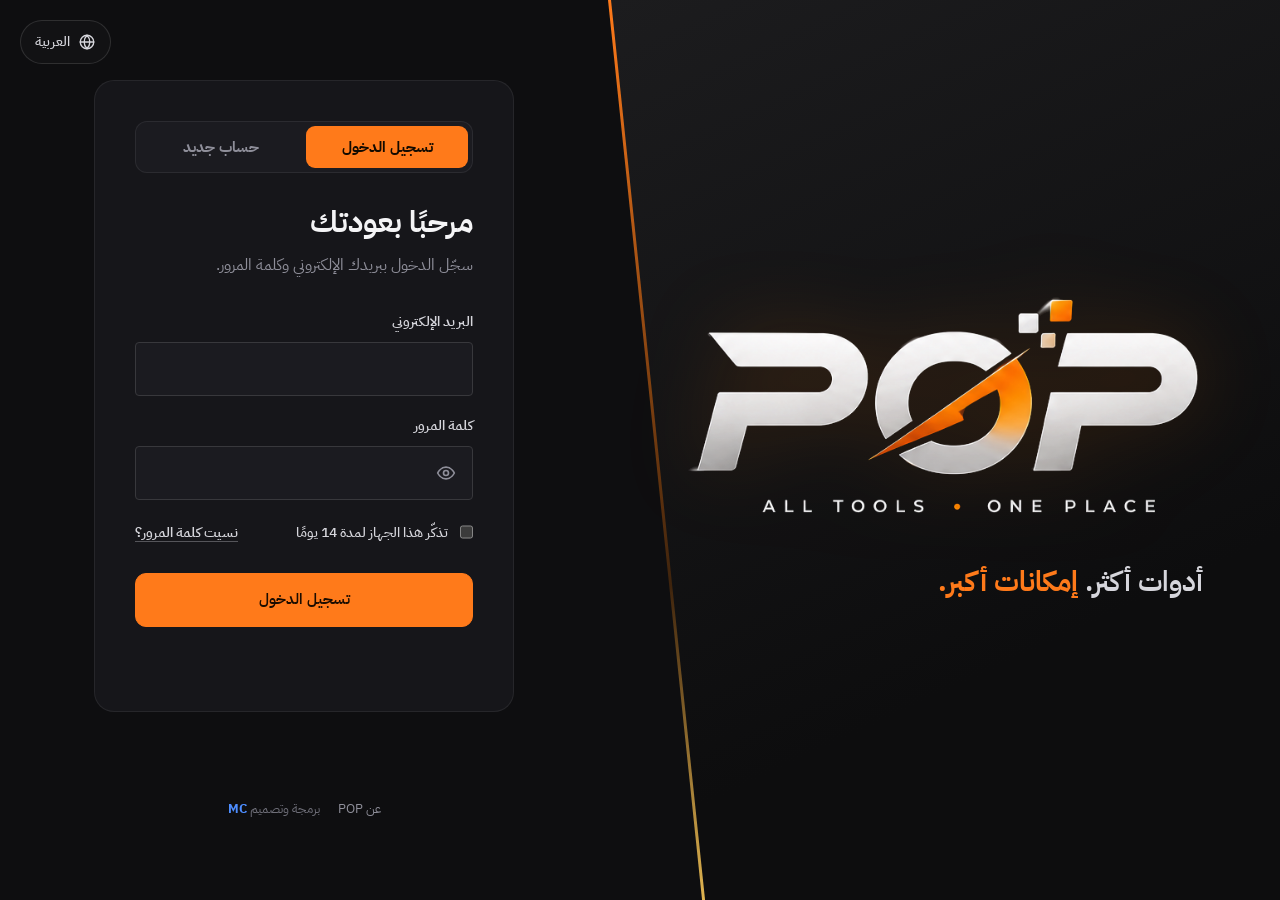
<file: tools/wa/wa.html>
<!doctype html>
<html lang="ar" dir="rtl">
<head>
<meta charset="utf-8">
<meta name="viewport" content="width=device-width, initial-scale=1, minimum-scale=1, maximum-scale=1, user-scalable=no, viewport-fit=cover">
<title>مرسل واتساب جماعي - POP</title>
<meta name="robots" content="noindex">
<meta name="theme-color" content="#0e0e10">
<link rel="icon" type="image/png" href="../../img/fav.png">
<link rel="icon" type="image/png" sizes="32x32" href="../../img/favicon-32.png">
<link rel="icon" type="image/png" sizes="192x192" href="../../img/favicon-192.png">
<link rel="apple-touch-icon" href="../../img/apple-touch-icon.png">
<link rel="preconnect" href="https://fonts.googleapis.com">
<link rel="preconnect" href="https://fonts.gstatic.com" crossorigin>
<link rel="stylesheet" href="https://fonts.googleapis.com/css2?family=IBM+Plex+Sans+Arabic:wght@400;500;600;700&display=swap">
<link rel="stylesheet" href="../../base.css">
<link rel="stylesheet" href="../../main/main.css">
<link rel="stylesheet" href="wa.css">
<link rel="stylesheet" href="../../ui.css">
<script src="../../i18n.js"></script>
</head>
<body>
<div class="gate" id="gate">
  <img src="../../img/symbol.png" alt="" width="64" height="56">
</div>

<header class="top" id="top" hidden>
  <div class="top-in">
    <a class="brand" href="../../main/main.html" aria-label="لوحة الأدوات"><img src="../../img/logo-word.png" alt="POP" width="96" height="29"></a>
    <nav class="crumbs" aria-label="مسار التنقل">
      <a href="../../main/main.html">لوحة الأدوات</a>
      <svg viewBox="0 0 24 24" width="14" height="14" fill="none" stroke="currentColor" stroke-width="2" stroke-linecap="round" stroke-linejoin="round" aria-hidden="true"><path d="m15 18-6-6 6-6"/></svg>
      <span aria-current="page">مرسل واتساب جماعي</span>
    </nav>
    <div class="top-end">
      <div data-lang-slot></div>
      <div class="user">
        <button class="user-btn" id="user-btn" type="button" aria-haspopup="menu" aria-expanded="false" aria-label="قائمة الحساب">
          <span class="avatar" id="avatar" translate="no"></span>
          <span class="user-txt"><b id="who-name" translate="no"></b><small id="who-mail" translate="no"></small></span>
          <svg class="chev" viewBox="0 0 24 24" width="16" height="16" fill="none" stroke="currentColor" stroke-width="2" stroke-linecap="round" stroke-linejoin="round" aria-hidden="true"><path d="m6 9 6 6 6-6"/></svg>
        </button>
        <div class="user-menu" id="user-menu" role="menu" hidden>
          <div class="um-head">
            <b id="um-name" translate="no"></b>
            <small id="um-mail" translate="no"></small>
            <span class="plan" id="um-plan">الخطة المجانية</span>
          </div>
          <a role="menuitem" href="../../main/main.html">
            <svg viewBox="0 0 24 24" width="18" height="18" fill="none" stroke="currentColor" stroke-width="1.8" stroke-linecap="round" stroke-linejoin="round" aria-hidden="true"><rect x="3" y="3" width="7.5" height="7.5" rx="2"/><rect x="13.5" y="3" width="7.5" height="7.5" rx="2"/><rect x="3" y="13.5" width="7.5" height="7.5" rx="2"/><rect x="13.5" y="13.5" width="7.5" height="7.5" rx="2"/></svg>
            لوحة الأدوات
          </a>
          <a role="menuitem" href="../../plans/plans.html">
            <svg viewBox="0 0 24 24" width="18" height="18" fill="none" stroke="currentColor" stroke-width="1.8" stroke-linecap="round" stroke-linejoin="round" aria-hidden="true"><path d="M12 3 3 8l9 5 9-5-9-5Z"/><path d="m3 13 9 5 9-5"/></svg>
            الباقات والاشتراكات
          </a>
          <a role="menuitem" href="../../api/api.html">
            <svg viewBox="0 0 24 24" width="18" height="18" fill="none" stroke="currentColor" stroke-width="1.8" stroke-linecap="round" stroke-linejoin="round" aria-hidden="true"><path d="m8 7-5 5 5 5M16 7l5 5-5 5M13.5 4l-3 16"/></svg>
            واجهة API للمطورين
          </a>
          <a role="menuitem" href="../../index.html">
            <svg viewBox="0 0 24 24" width="18" height="18" fill="none" stroke="currentColor" stroke-width="1.8" stroke-linecap="round" stroke-linejoin="round" aria-hidden="true"><circle cx="12" cy="12" r="9"/><path d="M12 11v5M12 8h.01"/></svg>
            عن POP
          </a>
          <button role="menuitem" class="um-out" id="out" type="button">
            <svg viewBox="0 0 24 24" width="18" height="18" fill="none" stroke="currentColor" stroke-width="1.8" stroke-linecap="round" stroke-linejoin="round" aria-hidden="true"><path d="M15 4h3a2 2 0 0 1 2 2v12a2 2 0 0 1-2 2h-3M10 17l-5-5 5-5M5 12h11"/></svg>
            تسجيل الخروج
          </button>
        </div>
      </div>
    </div>
  </div>
</header>

<main class="wa" id="view" hidden>
  <div class="wa-head">
    <h1>مرسل واتساب جماعي</h1>
    <p>اربط رقمك، واكتب رسالتك، وأضف الأرقام، ثم اضغط «إرسال». تُرسل الرسائل من رقمك أنت.</p>
  </div>

  <section class="planbar" id="planbar" aria-label="باقتك في هذه الأداة">
    <div class="pb-info"><span class="pb-name" id="pb-name" data-live>باقة Free</span><span class="pb-list" id="pb-list" data-live></span></div>
    <span class="pb-cd" id="pb-cd" role="timer" aria-live="off" hidden><small id="pb-cd-label">الإرسال التالي متاح بعد</small><b id="pb-cd-left" dir="ltr" translate="no">0:00</b><small id="pb-cd-at"></small></span>
    <a class="btn small" id="pb-up" href="../../plans/plans.html">ترقية الباقة</a>
    <p class="pb-note">فترة الانتظار بين كل عملية إرسال والتي تليها، وليست بين الرسائل: تبدأ عند بدء إرسال قائمة أرقام، ولا يمكن بدء إرسال جديد لأرقام أخرى حتى تنتهي. أما الرسائل داخل العملية نفسها فتُرسل تباعًا بفاصل أمان قصير.</p>
  </section>


  <details class="card about">
    <summary>ما وظيفة هذه الأداة وكيف تستخدمها؟ اضغط لعرض الشرح أو إخفائه</summary>
    <div class="about-body">
      <p>ترسل رسالة واحدة إلى عدد كبير من العملاء من رقم واتساب الخاص بك، ويمكن أن تختلف كل رسالة بحسب العميل، كأن تبدأ باسمه.</p>
      <ol>
        <li><b>اربط رقمك:</b> امسح الرمز من «الأجهزة المرتبطة» في هاتفك، ويظل هاتفك يعمل كالمعتاد.</li>
        <li><b>المتغيرات (اختياري):</b> مثل «الاسم»، وتُكتب القيم كل قيمة في سطر.</li>
        <li><b>الرسالة:</b> استخدم {الاسم} للمتغير، و{أهلًا|مرحبًا} لتصل إلى كل عميل صيغة مختلفة.</li>
        <li><b>الأرقام:</b> رقم في كل سطر، أو ارفع ملف CSV، أو انسخها من أداة «مستخرج بيانات العملاء».</li>
        <li><b>راجع المعاينة واضغط «إرسال»:</b> وتابع كل خطوة في سجل العمليات.</li>
      </ol>
      <p><b>الوقت:</b> الإرسال بطيء عن قصد لحماية رقمك: من 30 إلى 45 رسالة في الساعة تقريبًا، مع فترات استراحة منتظمة، وبحد أقصى 150 رسالة يوميًا للرقم.</p>
      <p><b>حماية الرقم:</b> يظهر للعميل أنك «تكتب» قبل كل رسالة، ويتوقف الإرسال تلقائيًا إذا كانت أرقام كثيرة غير مسجّلة في واتساب أو إذا طلب واتساب الإبطاء. وأي رسالة تظهر لدى العميل بعبارة «في انتظار هذه الرسالة» يُعاد إرسالها تلقائيًا.</p>
      <p><b>نصائح:</b> راسل من يعرفونك أو من طلبوا التواصل معك، وإن كان الرقم جديدًا فابدأ بأعداد صغيرة وزدها يوميًا، وردّ على من يراسلك.</p>
    </div>
  </details>

  <section class="card" aria-labelledby="t-link">
    <div class="card-head">
      <span class="step">1</span>
      <h2 id="t-link">ربط رقم الواتساب</h2>
      <span class="pill" id="pill">غير متصل</span>
    </div>

    <div class="link" id="link-idle">
      <p>لا يوجد رقم مربوط حاليًا. اضغط الزر ليظهر لك رمز تمسحه بهاتفك.</p>
      <button class="btn" id="connect" type="button">
        <svg viewBox="0 0 24 24" width="18" height="18" fill="none" stroke="currentColor" stroke-width="2" stroke-linecap="round" stroke-linejoin="round" aria-hidden="true"><rect x="3" y="3" width="7" height="7" rx="1"/><rect x="14" y="3" width="7" height="7" rx="1"/><rect x="3" y="14" width="7" height="7" rx="1"/><path d="M14 14h3v3h-3zM20 14v.01M14 20h.01M17 20h4v-3"/></svg>
        ربط رقم واتساب
      </button>
    </div>

    <div class="link" id="link-wait" hidden>
      <span class="spin" aria-hidden="true"></span>
      <p id="wait-text">جارٍ الاتصال...</p>
    </div>

    <div class="link qr-box" id="link-qr" hidden>
      <img id="qr" alt="رمز ربط واتساب" width="260" height="260">
      <ol>
        <li>افتح واتساب على هاتفك</li>
        <li>انتقل إلى <b>الأجهزة المرتبطة</b> من القائمة أو الإعدادات</li>
        <li>اضغط <b>ربط جهاز</b> وامسح هذا الرمز</li>
      </ol>
      <p class="hint">يتجدد الرمز تلقائيًا كل فترة، وإذا انتهت صلاحيته يمكنك طلب رمز جديد.</p>
      <button class="btn ghost small" id="cancel-qr" type="button">إلغاء</button>
    </div>

    <div class="link linked" id="link-open" hidden>
      <div class="linked-row">
        <span class="ok-icon" aria-hidden="true">
          <svg viewBox="0 0 24 24" width="22" height="22" fill="none" stroke="currentColor" stroke-width="2.2" stroke-linecap="round" stroke-linejoin="round"><path d="M20 6 9 17l-5-5"/></svg>
        </span>
        <div>
          <strong>الرقم متصل</strong>
          <span class="mono" id="phone" dir="ltr"></span>
        </div>
        <button class="btn ghost small" id="logout" type="button">فصل الرقم</button>
      </div>
      <p class="timer" id="left">يظل الربط فعّالًا ما دامت الصفحة مفتوحة أو كان هناك إرسال جارٍ</p>
    </div>

    <p class="note">
      <svg viewBox="0 0 24 24" width="18" height="18" fill="none" stroke="currentColor" stroke-width="2" stroke-linecap="round" stroke-linejoin="round" aria-hidden="true"><path d="M12 22s8-4 8-10V5l-8-3-8 3v7c0 6 8 10 8 10Z"/></svg>
      <span>لحماية رقمك، تُحفظ بيانات الربط مشفّرة ما دامت الصفحة مفتوحة أو كان الإرسال جاريًا، وتُحذف تلقائيًا بعد ساعة واحدة من إغلاق الصفحة وانتهاء الإرسال، وبعدها ستحتاج إلى مسح الرمز مجددًا. ويمكنك فصل الرقم في أي وقت.</span>
    </p>
    <p class="alert" id="link-error" role="alert" hidden></p>
  </section>

  <section class="card" aria-labelledby="t-vars">
    <div class="card-head">
      <span class="step">2</span>
      <h2 id="t-vars">المتغيرات</h2>
      <span class="count" id="vars-count">0 / 6</span>
    </div>
    <p class="hint">أنشئ متغيرًا مثل «الاسم» واكتب قيمه، كل قيمة في سطر. واكتب في الرسالة {الاسم}: يأخذ الرقم الأول القيمة الأولى، والثاني القيمة الثانية، وهكذا. وإذا زادت الأرقام على القيم، تتكرر القيم من البداية.</p>
    <div class="vars" id="vars"></div>
    <button class="btn ghost small" id="add-var" type="button">
      <svg viewBox="0 0 24 24" width="16" height="16" fill="none" stroke="currentColor" stroke-width="2.2" stroke-linecap="round" aria-hidden="true"><path d="M12 5v14M5 12h14"/></svg>
      إضافة متغير
    </button>
  </section>

  <section class="card" aria-labelledby="t-msg">
    <div class="card-head">
      <span class="step">3</span>
      <h2 id="t-msg">الرسالة</h2>
      <span class="count" id="msg-count">0 / 4096</span>
    </div>
    <div class="toolbar">
      <div class="menu-wrap">
        <button class="btn ghost small" id="insert" type="button" aria-haspopup="true" aria-expanded="false">
          <svg viewBox="0 0 24 24" width="16" height="16" fill="none" stroke="currentColor" stroke-width="2" stroke-linecap="round" stroke-linejoin="round" aria-hidden="true"><path d="M8 3H7a2 2 0 0 0-2 2v5a2 2 0 0 1-2 2 2 2 0 0 1 2 2v5a2 2 0 0 0 2 2h1M16 3h1a2 2 0 0 1 2 2v5a2 2 0 0 0 2 2 2 2 0 0 0-2 2v5a2 2 0 0 1-2 2h-1"/></svg>
          إدراج متغير
        </button>
        <div class="menu" id="menu" role="menu" hidden></div>
      </div>
      <span class="hint">ضع المؤشر في الموضع المطلوب، ثم اضغط الزر واختر المتغير.</span>
    </div>
    <label class="sr" for="msg">نص الرسالة</label>
    <textarea id="msg" rows="7" maxlength="4096" placeholder="مثال: {أهلًا|مرحبًا|تحية طيبة} {الاسم}، هل أنت مستعد للبدء؟"></textarea>
    <p class="hint">للحفاظ على أمان رقمك، اجعل كل رسالة مختلفة قليلًا: اكتب عدة كلمات تفصل بينها شرطة رأسية بهذا الشكل {أهلًا|مرحبًا|تحية طيبة}، وستصل إلى كل عميل كلمة منها عشوائيًا.</p>
    <p class="alert soft" id="msg-warn" hidden></p>
  </section>

  <section class="card" aria-labelledby="t-nums">
    <div class="card-head">
      <span class="step">4</span>
      <h2 id="t-nums">الأرقام</h2>
      <span class="count" id="nums-count">0</span>
    </div>
    <div class="row-fields">
      <label class="field small-field">
        <span>كود الدولة</span>
        <input id="cc" type="text" inputmode="numeric" maxlength="4" dir="ltr" value="20">
      </label>
      <label class="btn ghost small file-btn">
        <svg viewBox="0 0 24 24" width="16" height="16" fill="none" stroke="currentColor" stroke-width="2" stroke-linecap="round" stroke-linejoin="round" aria-hidden="true"><path d="M21 15v4a2 2 0 0 1-2 2H5a2 2 0 0 1-2-2v-4M17 8l-5-5-5 5M12 3v12"/></svg>
        استيراد ملف CSV
        <input id="file" type="file" accept=".csv,.txt,text/csv,text/plain">
      </label>
      <button class="btn ghost small" id="clear-nums" type="button">مسح الأرقام</button>
    </div>
    <p class="hint" id="nums-hint">رقم واحد في كل سطر، وتُوزّع القيم على الأرقام بالترتيب. ولتحديد قيمة لرقم بعينه، اكتبها بعده مفصولة بفاصلة.</p>
    <label class="sr" for="nums">الأرقام</label>
    <textarea id="nums" rows="7" dir="ltr" placeholder="01012345678
01112345678"></textarea>
    <div class="stats" id="nums-stats"></div>
    <div class="table-wrap" id="table-wrap" hidden>
      <table id="table" translate="no"></table>
    </div>
  </section>

  <section class="card" aria-labelledby="t-prev">
    <div class="card-head">
      <span class="step">5</span>
      <h2 id="t-prev">معاينة وإرسال</h2>
    </div>
    <div class="preview">
      <div class="preview-bar">
        <button class="icon-btn" id="prev-next" type="button" aria-label="الرقم التالي">
          <svg viewBox="0 0 24 24" width="18" height="18" fill="none" stroke="currentColor" stroke-width="2" stroke-linecap="round" stroke-linejoin="round" aria-hidden="true"><path d="m9 18 6-6-6-6"/></svg>
        </button>
        <span class="mono" id="prev-to" dir="ltr">-</span>
        <button class="icon-btn" id="prev-back" type="button" aria-label="الرقم السابق">
          <svg viewBox="0 0 24 24" width="18" height="18" fill="none" stroke="currentColor" stroke-width="2" stroke-linecap="round" stroke-linejoin="round" aria-hidden="true"><path d="m15 18-6-6 6-6"/></svg>
        </button>
      </div>
      <div class="bubble" id="bubble" translate="no">اكتب رسالة وأضف أرقامًا لعرض المعاينة.</div>
    </div>

    <div class="send-row">
      <label class="field">
        <span>سرعة الإرسال</span>
        <select id="speed">
          <option value="safe">آمنة: رسالة كل 30 إلى 65 ثانية، بحد أقصى 30 في الساعة</option>
          <option value="normal">أسرع: رسالة كل 18 إلى 40 ثانية، بحد أقصى 45 في الساعة</option>
        </select>
      </label>
      <button class="btn" id="send" type="button" disabled>
        <svg viewBox="0 0 24 24" width="18" height="18" fill="none" stroke="currentColor" stroke-width="2" stroke-linecap="round" stroke-linejoin="round" aria-hidden="true"><path d="M22 2 11 13M22 2l-7 20-4-9-9-4 20-7Z"/></svg>
        إرسال
      </button>
    </div>
    <p class="hint" id="send-hint"></p>

    <div class="confirm" id="confirm" hidden>
      <p id="confirm-text"></p>
      <div>
        <button class="btn" id="confirm-yes" type="button">تأكيد الإرسال</button>
        <button class="btn ghost" id="confirm-no" type="button">رجوع</button>
      </div>
    </div>

    <div class="job" id="job" hidden>
      <div class="bar"><span id="bar"></span></div>
      <div class="job-stats">
        <span><b id="j-done">0</b> من <b id="j-total">0</b></span>
        <span class="s-ok"><b id="j-sent">0</b> أُرسلت</span>
        <span class="s-ok"><b id="j-deliv">0</b> وصلت</span>
        <span class="s-no"><b id="j-invalid">0</b> غير مسجّلة في واتساب</span>
        <span class="s-bad"><b id="j-failed">0</b> لم تُرسل أو أُجّلت</span>
      </div>
      <p class="hint" id="j-state"></p>
      <div class="job-actions">
        <button class="btn ghost small" id="stop" type="button">
          <svg viewBox="0 0 24 24" width="16" height="16" fill="currentColor" aria-hidden="true"><rect x="6" y="6" width="12" height="12" rx="1.5"/></svg>
          إيقاف الإرسال
        </button>
        <button class="btn ghost small" id="report" type="button" disabled>
          <svg viewBox="0 0 24 24" width="16" height="16" fill="none" stroke="currentColor" stroke-width="2" stroke-linecap="round" stroke-linejoin="round" aria-hidden="true"><path d="M21 15v4a2 2 0 0 1-2 2H5a2 2 0 0 1-2-2v-4M7 10l5 5 5-5M12 15V3"/></svg>
          تحميل التقرير
        </button>
      </div>
      <div class="table-wrap results">
        <table id="results"></table>
      </div>
    </div>
  </section>

  <section class="card" aria-labelledby="t-log">
    <div class="card-head">
      <span class="step">6</span>
      <h2 id="t-log">سجل العمليات</h2>
      <button class="btn ghost small" id="log-clear" type="button">مسح السجل</button>
    </div>
    <p class="hint">هنا تتابع كل ما يجري لحظة بلحظة: الربط، وكل رسالة، والانتظار بين الرسائل، وحذف بيانات الربط.</p>
    <p class="hint" id="log-empty">لا توجد أحداث بعد.</p>
    <ol class="log" id="log" aria-live="polite"></ol>
  </section>
</main>

<footer class="site-foot app">
  <div class="sf-in">
    <div class="sf-brand">
      <img src="../../img/logo-word.png" alt="POP" width="80" height="24" loading="lazy" decoding="async">
      <span>منصة أدوات عملية لأصحاب الأعمال.</span>
    </div>
    <nav class="sf-links" aria-label="روابط التذييل">
      <a href="../../index.html">عن POP</a>
      <a href="../../main/main.html">لوحة الأدوات</a>
      <a href="../../plans/plans.html">الباقات</a>
      <a href="../../api/api.html">واجهة API</a>
    </nav>
    <p class="sf-copy"><span>© <span id="yr" translate="no">2026</span> POP. جميع الحقوق محفوظة.</span><span class="made-by">برمجة وتصميم <a href="https://crstudio911.github.io/MC/" target="_blank" rel="noopener noreferrer" translate="no">MC</a></span></p>
  </div>
</footer>

<script src="../../forms.js"></script>
<script src="../../config.js"></script>
<script src="../../guard.js"></script>
<script src="../../auth.js"></script>
<script src="wa.js"></script>
</body>
</html>
</file>
<file: base.css>
:root {
  --bg: #0e0e10;
  --bg-2: #121215;
  --panel: #16161a;
  --panel-2: #1b1b20;
  --line: rgba(255, 255, 255, 0.07);
  --line-2: rgba(255, 255, 255, 0.12);
  --white: #f4f4f6;
  --silver: #d6d6dc;
  --muted: #8f8f9a;
  --orange: #ff7a1a;
  --orange-2: #ff9446;
  --orange-ink: #1a0c00;
  --orange-soft: rgba(255, 122, 26, 0.11);
  --gold: #e0b450;
  --danger: #ff6b5e;
  --ok: #3ecf8e;
  --wa: #25d366;
  --radius: 14px;
  --ease: cubic-bezier(0.2, 0.8, 0.2, 1);
  --font: 'IBM Plex Sans Arabic', system-ui, -apple-system, 'Segoe UI', Roboto, Arial, sans-serif;
}

html[data-script='latin'] {
  --font: 'Bricolage Grotesque', system-ui, -apple-system, 'Segoe UI', Roboto, Arial, sans-serif;
}

html[data-script='cyrillic'] {
  --font: 'Onest', system-ui, -apple-system, 'Segoe UI', Roboto, Arial, sans-serif;
}

html[data-script='other'] {
  --font: system-ui, -apple-system, 'Segoe UI', 'Noto Sans', Roboto, Arial, sans-serif;
}

*,
*::before,
*::after {
  box-sizing: border-box;
}

html {
  color-scheme: dark;
  -webkit-text-size-adjust: 100%;
  scroll-behavior: smooth;
  scroll-padding-top: 88px;
}

body {
  margin: 0;
  background: var(--bg);
  color: var(--silver);
  font-family: var(--font);
  font-size: 16px;
  line-height: 1.7;
  -webkit-font-smoothing: antialiased;
  -moz-osx-font-smoothing: grayscale;
  text-rendering: optimizeLegibility;
}

img {
  display: block;
  max-width: 100%;
  height: auto;
}

a {
  color: inherit;
}

h1,
h2,
h3,
p {
  margin: 0;
}

button,
input,
select,
textarea {
  font-family: inherit;
}

:focus-visible {
  outline: 2px solid var(--orange);
  outline-offset: 3px;
}

.btn {
  display: inline-flex;
  align-items: center;
  justify-content: center;
  gap: 10px;
  min-height: 46px;
  padding: 0 24px;
  border: 1px solid var(--orange);
  border-radius: 11px;
  background: var(--orange);
  color: var(--orange-ink);
  font: 600 15px/1 var(--font);
  text-decoration: none;
  white-space: nowrap;
  cursor: pointer;
  transition: background 0.18s, color 0.18s, border-color 0.18s, transform 0.18s var(--ease);
}

.btn:hover {
  background: var(--orange-2);
  border-color: var(--orange-2);
}

.btn:active {
  transform: translateY(1px);
}

.btn:disabled {
  opacity: 0.5;
  cursor: not-allowed;
}

.btn.ghost {
  background: transparent;
  color: var(--white);
  border-color: var(--line-2);
}

.btn.ghost:hover {
  background: rgba(255, 255, 255, 0.04);
  border-color: rgba(255, 255, 255, 0.24);
}

[hidden] {
  display: none !important;
}

@media (prefers-reduced-motion: reduce) {
  html {
    scroll-behavior: auto;
  }

  *,
  *::before,
  *::after {
    animation: none !important;
    transition: none !important;
  }
}
</file>
<file: one.css>
.bar {
  position: fixed;
  inset: 0 0 auto;
  z-index: 30;
  border-bottom: 1px solid transparent;
  transition: background 0.25s, border-color 0.25s;
}

.bar.solid {
  border-color: var(--line);
  background: rgba(14, 14, 16, 0.85);
  backdrop-filter: saturate(150%) blur(14px);
  -webkit-backdrop-filter: saturate(150%) blur(14px);
}

.bar-in {
  display: flex;
  align-items: center;
  gap: 28px;
  width: min(1200px, 100% - 40px);
  height: 72px;
  margin: 0 auto;
}

.nav {
  display: flex;
  gap: 26px;
}

.nav a {
  color: var(--muted);
  font-size: 0.93rem;
  text-decoration: none;
  transition: color 0.18s;
}

.nav a:hover {
  color: var(--white);
}

.bar-end {
  display: flex;
  align-items: center;
  gap: 10px;
  margin-inline-start: auto;
}

.bar-end .btn {
  min-height: 44px;
  padding: 0 18px;
  font-size: 0.9rem;
}

.wrap {
  width: min(1200px, 100% - 40px);
  margin: 0 auto;
}

.wrap.narrow {
  width: min(820px, 100% - 40px);
}

.hero {
  position: relative;
  overflow: hidden;
  padding: 150px 0 96px;
}

.hero::before {
  content: '';
  position: absolute;
  inset: 0;
  background-image: linear-gradient(var(--line) 1px, transparent 1px), linear-gradient(90deg, var(--line) 1px, transparent 1px);
  background-size: 64px 64px;
  mask-image: radial-gradient(ellipse 70% 60% at 30% 40%, #000 20%, transparent 75%);
  -webkit-mask-image: radial-gradient(ellipse 70% 60% at 30% 40%, #000 20%, transparent 75%);
  opacity: 0.6;
  pointer-events: none;
}

.hero-in {
  position: relative;
  display: grid;
  grid-template-columns: 1.25fr 1fr;
  align-items: center;
  gap: 56px;
  width: min(1200px, 100% - 40px);
  margin: 0 auto;
}

.hero-copy {
  display: grid;
  justify-items: start;
  gap: 22px;
  animation: rise 0.6s var(--ease) both;
}

.hero h1 {
  font-size: clamp(2.3rem, 5.4vw, 4rem);
  font-weight: 700;
  line-height: 1.18;
}

.hero h1 span {
  color: var(--orange);
}

.lead {
  max-width: 600px;
  color: var(--muted);
  font-size: clamp(1rem, 1.6vw, 1.12rem);
  line-height: 1.9;
}

.actions {
  display: flex;
  flex-wrap: wrap;
  gap: 12px;
  margin-top: 6px;
}

.actions .btn {
  min-height: 52px;
  padding: 0 28px;
}

.proof {
  display: flex;
  flex-wrap: wrap;
  gap: 14px 40px;
  margin: 18px 0 0;
  padding: 22px 0 0;
  border-top: 1px solid var(--line);
  list-style: none;
}

.proof li {
  display: grid;
  gap: 2px;
}

.proof b {
  color: var(--white);
  font-size: 1.6rem;
  font-weight: 700;
  line-height: 1.2;
}

.proof span {
  color: var(--muted);
  font-size: 0.86rem;
}

.stage {
  position: relative;
  display: grid;
  place-items: center;
  aspect-ratio: 1;
  max-width: 440px;
  justify-self: center;
  width: 100%;
  animation: rise 0.8s 0.1s var(--ease) both;
}

.stage::before,
.stage::after {
  content: '';
  position: absolute;
  border-radius: 50%;
}

.stage::before {
  inset: 6%;
  border: 1px solid var(--line-2);
  background: radial-gradient(circle at 50% 45%, rgba(255, 122, 26, 0.2), transparent 62%);
}

.stage::after {
  inset: 22%;
  border: 1px dashed rgba(255, 122, 26, 0.3);
  animation: spin 40s linear infinite;
}

.stage img {
  position: relative;
  z-index: 1;
  width: 46%;
  filter: drop-shadow(0 20px 40px rgba(255, 122, 26, 0.3));
}

@keyframes spin {
  to {
    transform: rotate(360deg);
  }
}

.sec {
  padding: 96px 0;
}

.sec-alt {
  border-block: 1px solid var(--line);
  background: var(--bg-2);
}

.sec-head {
  display: grid;
  justify-items: start;
  gap: 12px;
  max-width: 620px;
  margin-bottom: 48px;
}

.sec-head.center {
  justify-items: center;
  margin-inline: auto;
  text-align: center;
}

.sec-head h2 {
  font-size: clamp(1.75rem, 3.4vw, 2.5rem);
  font-weight: 700;
  line-height: 1.3;
}

.sec-head p {
  color: var(--muted);
  font-size: 1.04rem;
}

.feats {
  display: grid;
  grid-template-columns: repeat(4, 1fr);
  gap: 16px;
}

.feat {
  display: grid;
  align-content: start;
  gap: 12px;
  padding: 28px 24px;
  border: 1px solid var(--line);
  border-radius: 18px;
  background: var(--panel);
  transition: border-color 0.2s, transform 0.25s var(--ease);
}

.feat:hover {
  border-color: rgba(255, 122, 26, 0.35);
  transform: translateY(-3px);
}

.feat-icon {
  display: grid;
  place-items: center;
  width: 48px;
  height: 48px;
  margin-bottom: 6px;
  border-radius: 13px;
  background: var(--orange-soft);
  color: var(--orange);
}

.feat-icon.is-wa {
  background: rgba(37, 211, 102, 0.12);
  color: var(--wa);
}

.feat h3,
.pillars h3,
.steps h3 {
  font-size: 1.08rem;
  font-weight: 600;
  line-height: 1.45;
}

.feat p,
.pillars p,
.steps p {
  color: var(--muted);
  font-size: 0.94rem;
  line-height: 1.8;
}

.split {
  display: grid;
  grid-template-columns: 0.9fr 1.1fr;
  gap: 56px;
  align-items: start;
}

.split .sec-head {
  position: sticky;
  top: 110px;
  margin: 0;
}

.pillars {
  display: grid;
  gap: 14px;
  margin: 0;
  padding: 0;
  list-style: none;
}

.pillars li {
  display: flex;
  gap: 18px;
  padding: 24px;
  border: 1px solid var(--line);
  border-radius: 18px;
  background: var(--panel);
}

.pillars li > svg {
  flex: none;
  width: 26px;
  height: 26px;
  margin-top: 2px;
  color: var(--orange);
}

.pillars li div {
  display: grid;
  gap: 6px;
}

.steps {
  display: grid;
  grid-template-columns: repeat(3, 1fr);
  gap: 16px;
  margin: 0;
  padding: 0;
  list-style: none;
  counter-reset: none;
}

.steps li {
  position: relative;
  display: grid;
  align-content: start;
  gap: 10px;
  padding: 30px 26px;
  border: 1px solid var(--line);
  border-radius: 18px;
  background: var(--panel);
}

.num {
  color: var(--orange);
  font-size: 0.85rem;
  font-weight: 700;
  letter-spacing: 0.08em;
}

.faq {
  display: grid;
  gap: 10px;
}

.faq details {
  border: 1px solid var(--line);
  border-radius: 14px;
  background: var(--panel);
  transition: border-color 0.2s;
}

.faq details[open] {
  border-color: var(--line-2);
}

.faq summary {
  display: flex;
  align-items: center;
  justify-content: space-between;
  gap: 16px;
  padding: 20px 22px;
  color: var(--white);
  font-weight: 600;
  cursor: pointer;
  list-style: none;
}

.faq summary::-webkit-details-marker {
  display: none;
}

.faq summary::after {
  content: '+';
  flex: none;
  color: var(--orange);
  font-size: 1.4rem;
  font-weight: 400;
  line-height: 1;
  transition: transform 0.2s;
}

.faq details[open] summary::after {
  transform: rotate(45deg);
}

.faq p {
  padding: 0 22px 20px;
  color: var(--muted);
  line-height: 1.85;
}

.cta {
  padding: 96px 0 40px;
}

.cta-in {
  display: flex;
  flex-wrap: wrap;
  align-items: center;
  justify-content: space-between;
  gap: 24px;
  padding: clamp(32px, 5vw, 56px);
  border: 1px solid rgba(255, 122, 26, 0.3);
  border-radius: 24px;
  background:
    radial-gradient(600px 240px at 0% 100%, rgba(255, 122, 26, 0.18), transparent 70%),
    var(--panel);
}

.cta h2 {
  font-size: clamp(1.6rem, 3vw, 2.2rem);
  font-weight: 700;
}

.cta p {
  margin-top: 8px;
  color: var(--muted);
}

.cta .btn {
  min-height: 52px;
  padding: 0 30px;
}

.site-foot {
  margin-top: 0;
}

@media (max-width: 1020px) {
  .feats {
    grid-template-columns: repeat(2, 1fr);
  }

  .split {
    grid-template-columns: 1fr;
    gap: 32px;
  }

  .split .sec-head {
    position: static;
  }
}

@media (max-width: 860px) {
  .nav {
    display: none;
  }

  .hero {
    padding: 120px 0 72px;
  }

  .hero-in {
    grid-template-columns: 1fr;
    gap: 32px;
  }

  .stage {
    order: -1;
    max-width: 240px;
  }

  .steps {
    grid-template-columns: 1fr;
  }

  .sec {
    padding: 72px 0;
  }
}

@media (max-width: 560px) {
  .feats {
    grid-template-columns: 1fr;
  }

  .bar-in {
    gap: 12px;
  }

  .actions .btn {
    flex: 1 1 auto;
  }
}

.pillars a {
  color: var(--orange);
  text-underline-offset: 4px;
}
</file>
<file: ui.css>
html.i18n-wait body {
  opacity: 0;
}

body {
  transition: opacity 0.25s ease;
  background:
    radial-gradient(900px 420px at 100% -8%, rgba(255, 122, 26, 0.06), transparent 65%),
    var(--bg);
  background-attachment: fixed;
}

::selection {
  background: rgba(255, 122, 26, 0.32);
  color: var(--white);
}

h1,
h2,
h3 {
  color: var(--white);
  letter-spacing: 0;
}

html[data-script='latin'] h1,
html[data-script='latin'] h2 {
  letter-spacing: -0.02em;
}

.eyebrow {
  display: inline-flex;
  align-items: center;
  gap: 10px;
  color: var(--orange);
  font-size: 0.85rem;
  font-weight: 600;
}

.eyebrow i {
  display: inline-block;
  width: 14px;
  height: 10px;
  background: var(--orange);
  clip-path: polygon(30% 0, 100% 0, 70% 100%, 0 100%);
}

input,
select,
textarea {
  width: 100%;
  min-height: 46px;
  padding: 10px 14px;
  border: 1px solid var(--line-2);
  border-radius: 11px;
  background: var(--bg-2);
  color: var(--white);
  font: 400 15px/1.6 var(--font);
  transition: border-color 0.18s, box-shadow 0.18s, background 0.18s;
}

input[type='checkbox'],
input[type='radio'],
input[type='file'] {
  width: auto;
  min-height: 0;
  padding: 0;
}

textarea {
  resize: vertical;
}

input::placeholder,
textarea::placeholder {
  color: #6b6b75;
}

input:hover,
select:hover,
textarea:hover {
  border-color: rgba(255, 255, 255, 0.2);
}

input:focus,
select:focus,
textarea:focus {
  outline: none;
  border-color: rgba(255, 122, 26, 0.7);
  box-shadow: 0 0 0 4px rgba(255, 122, 26, 0.12);
  background: #141418;
}

select {
  appearance: none;
  -webkit-appearance: none;
  padding-inline-end: 40px;
  background-image: url("data:image/svg+xml,%3Csvg xmlns='http://www.w3.org/2000/svg' viewBox='0 0 24 24' fill='none' stroke='%238f8f9a' stroke-width='2' stroke-linecap='round'%3E%3Cpath d='m6 9 6 6 6-6'/%3E%3C/svg%3E");
  background-repeat: no-repeat;
  background-size: 16px;
  background-position: left 14px center;
}

html[dir='ltr'] select {
  background-position: right 14px center;
}

.btn.small {
  min-height: 38px;
  padding: 0 16px;
  font-size: 14px;
  border-radius: 10px;
}

.gate {
  position: fixed;
  inset: 0;
  z-index: 50;
  display: grid;
  place-items: center;
  background: var(--bg);
}

.gate img {
  width: 56px;
  height: auto;
  animation: gate-pulse 1.1s ease-in-out infinite alternate;
}

@keyframes gate-pulse {
  from {
    opacity: 0.3;
    transform: scale(0.96);
  }

  to {
    opacity: 1;
    transform: none;
  }
}

.top {
  position: sticky;
  top: 0;
  z-index: 30;
  display: block;
  height: auto;
  padding: 0;
  border-bottom: 1px solid var(--line);
  background: rgba(14, 14, 16, 0.82);
  backdrop-filter: saturate(150%) blur(14px);
  -webkit-backdrop-filter: saturate(150%) blur(14px);
}

.top-in {
  display: flex;
  align-items: center;
  gap: 20px;
  width: min(1200px, 100% - 40px);
  height: 66px;
  margin: 0 auto;
}

.top .brand img,
.bar .brand img {
  width: auto;
  height: 26px;
}

.crumbs {
  display: flex;
  align-items: center;
  gap: 8px;
  min-width: 0;
  padding-inline-start: 20px;
  border-inline-start: 1px solid var(--line-2);
  color: var(--muted);
  font-size: 0.9rem;
}

.crumbs a {
  color: var(--muted);
  text-decoration: none;
  white-space: nowrap;
  transition: color 0.18s;
}

.crumbs a:hover {
  color: var(--white);
}

.crumbs span {
  overflow: hidden;
  color: var(--white);
  font-weight: 500;
  text-overflow: ellipsis;
  white-space: nowrap;
}

html[dir='ltr'] .crumbs svg {
  transform: scaleX(-1);
}

.top-end {
  display: flex;
  align-items: center;
  gap: 10px;
  margin-inline-start: auto;
}

.user {
  position: relative;
}

.user-btn {
  display: flex;
  align-items: center;
  gap: 10px;
  max-width: 280px;
  min-height: 44px;
  padding: 4px 6px;
  padding-inline-end: 12px;
  border: 1px solid var(--line-2);
  border-radius: 999px;
  background: rgba(255, 255, 255, 0.02);
  color: var(--white);
  cursor: pointer;
  transition: border-color 0.18s, background 0.18s;
}

.user-btn:hover,
.user-btn[aria-expanded='true'] {
  border-color: rgba(255, 255, 255, 0.24);
  background: rgba(255, 255, 255, 0.05);
}

.avatar {
  display: grid;
  flex: none;
  place-items: center;
  width: 34px;
  height: 34px;
  border-radius: 50%;
  background: linear-gradient(140deg, var(--orange-2), var(--orange));
  color: var(--orange-ink);
  font-size: 0.85rem;
  font-weight: 700;
  line-height: 1;
}

.user-txt {
  display: grid;
  min-width: 0;
  line-height: 1.3;
  text-align: start;
}

.user-txt b,
.user-txt small {
  overflow: hidden;
  text-overflow: ellipsis;
  white-space: nowrap;
}

.user-txt b {
  font-size: 0.88rem;
  font-weight: 600;
}

.user-txt small {
  color: var(--muted);
  font-size: 0.76rem;
}

.user-btn .chev {
  flex: none;
  color: var(--muted);
  transition: transform 0.2s;
}

.user-btn[aria-expanded='true'] .chev {
  transform: rotate(180deg);
}

.user-menu {
  position: absolute;
  top: calc(100% + 10px);
  inset-inline-end: 0;
  z-index: 40;
  width: 270px;
  padding: 8px;
  border: 1px solid var(--line-2);
  border-radius: 14px;
  background: var(--panel);
  box-shadow: 0 24px 60px -20px rgba(0, 0, 0, 0.75);
  animation: pop-in 0.18s var(--ease);
}

.um-head {
  display: grid;
  gap: 2px;
  margin-bottom: 6px;
  padding: 10px 12px 14px;
  border-bottom: 1px solid var(--line);
}

.um-head b {
  color: var(--white);
  font-weight: 600;
}

.um-head small {
  overflow: hidden;
  color: var(--muted);
  font-size: 0.8rem;
  text-overflow: ellipsis;
}

.plan {
  justify-self: start;
  margin-top: 8px;
  padding: 2px 10px;
  border: 1px solid rgba(224, 180, 80, 0.4);
  border-radius: 999px;
  color: var(--gold);
  font-size: 0.75rem;
  font-weight: 600;
}

.user-menu a,
.user-menu button {
  display: flex;
  align-items: center;
  gap: 10px;
  width: 100%;
  padding: 10px 12px;
  border: 0;
  border-radius: 10px;
  background: none;
  color: var(--silver);
  font: 500 0.92rem/1.4 var(--font);
  text-align: start;
  text-decoration: none;
  cursor: pointer;
}

.user-menu a:hover,
.user-menu button:hover {
  background: rgba(255, 255, 255, 0.05);
  color: var(--white);
}

.user-menu svg {
  color: var(--muted);
}

.user-menu .um-out {
  color: #ff8f85;
}

.user-menu .um-out svg {
  color: currentColor;
}

@keyframes pop-in {
  from {
    opacity: 0;
    transform: translateY(-4px);
  }

  to {
    opacity: 1;
    transform: none;
  }
}

.lang {
  position: relative;
}

.lang-btn {
  display: inline-flex;
  align-items: center;
  gap: 8px;
  min-height: 44px;
  padding: 0 14px;
  border: 1px solid var(--line-2);
  border-radius: 999px;
  background: rgba(255, 255, 255, 0.02);
  color: var(--silver);
  font: 500 0.88rem/1 var(--font);
  cursor: pointer;
  transition: border-color 0.18s, background 0.18s, color 0.18s;
}

.lang-btn:hover,
.lang-btn[aria-expanded='true'] {
  border-color: rgba(255, 255, 255, 0.24);
  background: rgba(255, 255, 255, 0.05);
  color: var(--white);
}

.lang-panel {
  position: absolute;
  top: calc(100% + 10px);
  inset-inline-end: 0;
  z-index: 45;
  display: grid;
  gap: 10px;
  width: min(340px, 100vw - 32px);
  padding: 14px;
  border: 1px solid var(--line-2);
  border-radius: 16px;
  background: var(--panel);
  box-shadow: 0 24px 60px -20px rgba(0, 0, 0, 0.8);
  animation: pop-in 0.18s var(--ease);
}

.lang-head {
  color: var(--white);
  font-weight: 600;
}

.lang-search {
  min-height: 42px;
}

.lang-list {
  display: grid;
  grid-template-columns: 1fr 1fr;
  gap: 4px;
  max-height: 320px;
  overflow-y: auto;
  padding-inline-end: 2px;
  scrollbar-width: thin;
}

.lang-item {
  display: flex;
  align-items: center;
  justify-content: space-between;
  gap: 8px;
  min-height: 40px;
  padding: 6px 10px;
  border: 1px solid transparent;
  border-radius: 10px;
  background: none;
  color: var(--silver);
  font: 500 0.88rem/1.3 system-ui, -apple-system, 'Segoe UI', sans-serif;
  text-align: start;
  cursor: pointer;
}

.lang-item small {
  color: var(--muted);
  font-size: 0.68rem;
  letter-spacing: 0.04em;
}

.lang-item:hover {
  background: rgba(255, 255, 255, 0.05);
  color: var(--white);
}

.lang-item.on {
  border-color: rgba(255, 122, 26, 0.45);
  background: var(--orange-soft);
  color: var(--white);
}

.lang-float {
  position: fixed;
  bottom: 18px;
  inset-inline-start: 18px;
  z-index: 60;
}

.lang-float .lang-panel {
  top: auto;
  bottom: calc(100% + 10px);
  inset-inline-end: auto;
  inset-inline-start: 0;
}

.site-foot {
  margin-top: 40px;
  border-top: 1px solid var(--line);
  background: var(--bg-2);
}

.sf-in {
  display: grid;
  grid-template-columns: 1fr auto;
  align-items: center;
  gap: 18px 32px;
  width: min(1200px, 100% - 40px);
  margin: 0 auto;
  padding: 32px 0 26px;
}

.sf-brand {
  display: flex;
  align-items: center;
  gap: 14px;
  color: var(--muted);
  font-size: 0.9rem;
}

.sf-brand img {
  width: auto;
  height: 22px;
}

.sf-links {
  display: flex;
  flex-wrap: wrap;
  gap: 8px 22px;
}

.sf-links a {
  color: var(--muted);
  font-size: 0.9rem;
  text-decoration: none;
  transition: color 0.18s;
}

.sf-links a:hover {
  color: var(--white);
}

.sf-copy {
  grid-column: 1 / -1;
  display: flex;
  flex-wrap: wrap;
  justify-content: space-between;
  gap: 8px 24px;
  padding-top: 20px;
  border-top: 1px solid var(--line);
  color: #6f6f79;
  font-size: 0.82rem;
}

.made-by {
  margin: 0;
  font-size: inherit;
  opacity: 1;
}

.made-by a,
.panel-foot .mc {
  color: #4d8dff;
  font-weight: 700;
  text-decoration: none;
}

.made-by a:hover,
.panel-foot .mc:hover {
  text-decoration: underline;
}

@media (max-width: 640px) {
  .sf-in {
    grid-template-columns: 1fr;
  }
}

.deny {
  display: grid;
  place-items: center;
  min-height: 100vh;
  padding: 24px;
}

.deny-card {
  display: grid;
  justify-items: center;
  gap: 14px;
  max-width: 460px;
  padding: 40px 32px;
  border: 1px solid var(--line-2);
  border-radius: 20px;
  background: var(--panel);
  text-align: center;
  animation: pop-in 0.3s var(--ease);
}

.deny-icon {
  display: grid;
  place-items: center;
  width: 64px;
  height: 64px;
  border-radius: 18px;
  background: var(--orange-soft);
  color: var(--orange);
}

.deny-card h1 {
  font-size: 1.35rem;
  font-weight: 700;
}

.deny-card p {
  color: var(--muted);
}

.deny-actions {
  display: flex;
  flex-wrap: wrap;
  justify-content: center;
  gap: 10px;
  margin-top: 8px;
}

.wa {
  width: min(900px, 100% - 32px);
  padding: 44px 0 72px;
}

.wa-head {
  padding-bottom: 8px;
}

.wa-head h1 {
  font-size: clamp(1.7rem, 3.6vw, 2.3rem);
  font-weight: 700;
  line-height: 1.3;
}

.wa-head p {
  max-width: 640px;
  margin-top: 10px;
  color: var(--muted);
  font-size: 1.02rem;
}

.card {
  gap: 16px;
  padding: 24px;
  border: 1px solid var(--line);
  border-radius: 16px;
  background: var(--panel);
  animation: rise 0.45s var(--ease) both;
}

.card-head h2 {
  font-size: 1.12rem;
  font-weight: 600;
}

.step {
  width: 30px;
  height: 30px;
  border-radius: 9px;
  background: var(--orange-soft);
  color: var(--orange);
  font: 700 0.88rem/1 var(--font);
}

.pill {
  border-radius: 999px;
  font-weight: 600;
}

.hint {
  color: var(--muted);
  font-size: 0.88rem;
  line-height: 1.75;
}

.field {
  color: var(--silver);
  font-size: 0.88rem;
  font-weight: 500;
}

.icon-btn {
  border-radius: 10px;
}

.bubble {
  border-radius: 16px 16px 4px 16px;
}

.vals {
  display: grid;
  gap: 4px;
}

.vals textarea {
  min-height: 72px;
}

.vals-count {
  color: var(--muted);
  font-size: 0.78rem;
}

.var {
  align-items: start;
}

.form-row {
  display: grid;
  grid-template-columns: minmax(110px, 160px) 1fr;
  gap: 14px;
}

.row-actions {
  display: flex;
  flex-wrap: wrap;
  gap: 10px;
}

.link-out {
  display: flex;
  align-items: center;
  gap: 10px;
}

.link-icon {
  display: grid;
  flex: none;
  place-items: center;
  width: 46px;
  height: 46px;
  border-radius: 12px;
  background: rgba(37, 211, 102, 0.12);
  color: var(--wa);
}

@media (max-width: 560px) {
  .form-row {
    grid-template-columns: 1fr;
  }
}

.about {
  padding: 0;
}

.about summary {
  display: flex;
  align-items: center;
  justify-content: space-between;
  gap: 12px;
  padding: 18px 22px;
  color: var(--white);
  font-weight: 600;
  cursor: pointer;
  list-style: none;
}

.about summary::-webkit-details-marker {
  display: none;
}

.about summary::after {
  content: '';
  flex: none;
  width: 9px;
  height: 9px;
  border-left: 2px solid var(--orange);
  border-bottom: 2px solid var(--orange);
  transform: rotate(-45deg);
  transition: transform 0.2s;
}

.about[open] summary::after {
  transform: rotate(135deg);
}

.about-body {
  display: grid;
  gap: 12px;
  padding: 0 22px 22px;
  color: var(--muted);
  font-size: 0.93rem;
  line-height: 1.85;
}

.about-body ol {
  display: grid;
  gap: 6px;
  margin: 0;
  padding-inline-start: 20px;
}

.about-body b {
  color: var(--white);
  font-weight: 600;
}

.lead-table {
  border-color: var(--line);
}

.lead-table th {
  background: var(--panel-2);
  color: var(--orange);
  font-weight: 600;
  text-align: start;
}

.lead-table td {
  text-align: start;
}

.panel-top {
  position: absolute;
  top: 20px;
  inset-inline-end: 20px;
  z-index: 5;
}

.panel-foot {
  display: flex;
  flex-wrap: wrap;
  justify-content: center;
  gap: 6px 18px;
  margin-top: 22px;
  color: #6f6f79;
  font-size: 0.82rem;
}

.panel-foot > a {
  color: var(--muted);
  text-decoration: none;
}

.panel-foot > a:hover {
  color: var(--white);
}

.panel {
  position: relative;
}

.panel .box {
  padding: clamp(24px, 4vw, 40px);
  border: 1px solid var(--line);
  border-radius: 20px;
  background: var(--panel);
}

.box h1 {
  font-weight: 700;
}

.tabs {
  border-radius: 12px;
}

.tabs button {
  border-radius: 9px;
  font-family: var(--font);
}

@keyframes rise {
  from {
    opacity: 0;
    transform: translateY(8px);
  }

  to {
    opacity: 1;
    transform: none;
  }
}

@media (max-width: 720px) {
  .user-txt,
  .user-btn .chev {
    display: none;
  }

  .user-btn {
    padding: 4px;
  }

  .crumbs a,
  .crumbs svg {
    display: none;
  }

  .crumbs {
    padding-inline-start: 14px;
  }

  .lang-btn span {
    display: none;
  }

  .lang-btn {
    width: 44px;
    padding: 0;
    justify-content: center;
  }
}

@media (max-width: 460px) {
  .crumbs {
    display: none;
  }
}

.planbar {
  display: flex;
  flex-wrap: wrap;
  align-items: center;
  gap: 10px 16px;
  padding: 14px 18px;
  border: 1px solid rgba(255, 122, 26, 0.3);
  border-radius: 14px;
  background: linear-gradient(90deg, rgba(255, 122, 26, 0.09), rgba(255, 122, 26, 0.02));
}

.pb-info {
  display: grid;
  flex: 1 1 280px;
  gap: 2px;
}

.pb-name {
  color: var(--white);
  font-weight: 700;
}

.pb-list {
  color: var(--muted);
  font-size: 0.86rem;
}

.pb-cd {
  display: inline-flex;
  flex-wrap: wrap;
  align-items: baseline;
  gap: 4px 8px;
  padding: 6px 14px;
  border: 1px solid var(--gold);
  border-radius: 999px;
  color: var(--gold);
  font-size: 0.82rem;
  font-weight: 600;
}

.pb-cd[hidden] {
  display: none;
}

.pb-cd b {
  color: var(--white);
  font-size: 1.05rem;
  font-variant-numeric: tabular-nums;
  letter-spacing: 0.04em;
}

.pb-cd small {
  color: var(--gold);
  font-size: 0.8rem;
  font-weight: 500;
}

.pb-note {
  flex: 1 1 100%;
  margin: 0;
  padding-top: 8px;
  border-top: 1px dashed rgba(255, 122, 26, 0.25);
  color: var(--muted);
  font-size: 0.82rem;
  line-height: 1.7;
}

.sec-veil {
  position: fixed;
  inset: 0;
  z-index: 10000;
  display: grid;
  place-items: center;
  padding: 20px;
  background: rgba(8, 8, 9, 0.94);
  backdrop-filter: blur(14px);
  -webkit-backdrop-filter: blur(14px);
}

.sec-box {
  display: grid;
  justify-items: center;
  gap: 12px;
  width: min(460px, 100%);
  padding: 32px 24px;
  border: 1px solid rgba(255, 122, 26, 0.45);
  border-radius: 20px;
  background: var(--panel);
  color: var(--orange);
  text-align: center;
}

.sec-box h2 {
  margin: 0;
  color: var(--white);
  font-size: 1.25rem;
}

.sec-box p {
  margin: 0;
  color: var(--muted);
  font-size: 0.92rem;
  line-height: 1.8;
}

.sec-count {
  color: var(--gold);
  font-size: 0.86rem;
  font-weight: 600;
}

@media (max-width: 560px) {
  .pb-cd {
    width: 100%;
    justify-content: center;
    border-radius: 12px;
  }
}

.freebar {
  display: flex;
  flex-wrap: wrap;
  align-items: center;
  gap: 10px 14px;
  margin: 0;
  padding: 12px 16px;
  border: 1px solid rgba(62, 207, 142, 0.28);
  border-radius: 14px;
  background: rgba(62, 207, 142, 0.05);
  color: var(--silver);
  font-size: 0.9rem;
}

.net-veil {
  position: fixed;
  inset: 0;
  z-index: 9999;
  display: grid;
  place-items: center;
  padding: 20px;
  background: rgba(8, 8, 10, 0.82);
  backdrop-filter: blur(6px);
  animation: rise 0.25s ease both;
}

.net-box {
  display: grid;
  justify-items: center;
  gap: 12px;
  max-width: 420px;
  padding: 32px 26px;
  border: 1px solid var(--line);
  border-radius: 20px;
  background: var(--panel, #141416);
  text-align: center;
}

.net-box svg {
  color: var(--orange);
}

.net-box h2 {
  margin: 0;
  color: var(--white);
  font-size: 1.3rem;
}

.net-box p {
  margin: 0;
  color: var(--muted);
  line-height: 1.8;
}

.net-note {
  min-height: 1.2em;
  color: var(--gold);
  font-size: 0.86rem;
}

.pop-bar {
  position: fixed;
  top: 0;
  inset-inline: 0;
  height: 3px;
  z-index: 2147483001;
  background: linear-gradient(90deg, var(--orange), var(--gold));
  box-shadow: 0 0 10px rgba(255, 122, 26, 0.6);
  transform: scaleX(0);
  transform-origin: right;
  opacity: 0;
  transition: transform 0.25s var(--ease), opacity 0.3s;
  pointer-events: none;
}
html[dir='ltr'] .pop-bar { transform-origin: left; }
.pop-bar.on { opacity: 1; }
.is-busy { cursor: progress !important; }
.is-busy:disabled { opacity: 0.9 !important; }
.is-busy::before {
  content: '';
  display: inline-block;
  width: 1em;
  height: 1em;
  margin-inline-end: 0.5em;
  vertical-align: -0.16em;
  border: 2px solid currentColor;
  border-inline-end-color: transparent;
  border-radius: 50%;
  animation: pop-spin 0.7s linear infinite;
}
@keyframes pop-spin { to { transform: rotate(360deg); } }
@keyframes pop-sk { 0% { background-position: 100% 0; } 100% { background-position: -100% 0; } }
.pop-loading [data-live] {
  color: transparent !important;
  background: linear-gradient(90deg, var(--panel) 25%, var(--panel-2) 50%, var(--panel) 75%);
  background-size: 200% 100%;
  animation: pop-sk 1.2s ease-in-out infinite;
  border-radius: 6px;
  min-width: 3em;
  display: inline-block;
}
.pop-loading #view button,
.pop-loading #view .btn,
.pop-loading #view [type='submit'],
.pop-loading #view .needs-ready { pointer-events: none; opacity: 0.6; }
input.num-fixed { box-shadow: 0 0 0 2px rgba(255, 122, 26, 0.45) !important; transition: box-shadow 0.2s; }
@media (prefers-reduced-motion: reduce) {
  .is-busy::before, .pop-loading [data-live] { animation: none; }
}
</file>
<file: 404/er.css>
.er {
  display: grid;
  justify-items: center;
  align-content: center;
  gap: 22px;
  min-height: 100vh;
  padding: 32px 16px;
  background: radial-gradient(60% 50% at 50% 0%, rgba(255, 122, 26, 0.12), transparent 70%), var(--bg);
}

.er-logo img {
  display: block;
  width: 110px;
  height: auto;
}

.er-card {
  display: grid;
  justify-items: center;
  gap: 12px;
  width: min(520px, 100%);
  padding: 40px 30px 30px;
  border: 1px solid var(--line-2);
  border-radius: 22px;
  background: var(--panel);
  text-align: center;
  animation: rise 0.45s var(--ease) both;
}

.er-icon {
  display: grid;
  place-items: center;
  width: 72px;
  height: 72px;
  border-radius: 20px;
  background: var(--orange-soft);
  color: var(--orange);
}

.er-icon.server {
  background: rgba(224, 180, 80, 0.12);
  color: var(--gold);
}

.er-code {
  margin: 4px 0 0;
  color: var(--orange);
  font-size: 0.78rem;
  font-weight: 700;
  letter-spacing: 0.3em;
}

.er-card h1 {
  margin: 0;
  color: var(--white);
  font-size: clamp(1.35rem, 3.4vw, 1.7rem);
  font-weight: 700;
  line-height: 1.4;
}

.er-card > p {
  margin: 0;
  max-width: 420px;
  color: var(--muted);
}

.er-state {
  display: inline-flex;
  align-items: center;
  gap: 10px;
  margin-top: 6px;
  padding: 8px 16px;
  border: 1px solid var(--line-2);
  border-radius: 999px;
  color: var(--silver);
  font-size: 0.88rem;
}

.er-state .dot {
  width: 9px;
  height: 9px;
  border-radius: 50%;
  background: var(--orange);
  animation: er-blink 1.2s ease-in-out infinite;
}

.er-state.ok {
  border-color: rgba(62, 207, 142, 0.4);
  color: var(--ok);
}

.er-state.ok .dot {
  background: var(--ok);
  animation: none;
}

@keyframes er-blink {
  50% {
    opacity: 0.25;
  }
}

.er-actions {
  display: flex;
  flex-wrap: wrap;
  justify-content: center;
  gap: 10px;
  margin-top: 8px;
}

.er-tips {
  display: grid;
  gap: 6px;
  margin: 14px 0 0;
  padding: 16px 20px;
  border-radius: 14px;
  background: var(--bg-2);
  color: var(--muted);
  font-size: 0.86rem;
  text-align: start;
  list-style: none;
}

.er-tips li::before {
  content: '';
  display: inline-block;
  width: 6px;
  height: 6px;
  margin-inline-end: 10px;
  border-radius: 50%;
  background: var(--orange);
  vertical-align: middle;
}

.er-foot {
  display: flex;
  flex-wrap: wrap;
  justify-content: center;
  gap: 16px;
  margin: 0;
  color: var(--muted);
  font-size: 0.82rem;
}

.er-icon.shield {
  background: rgba(255, 59, 48, 0.12);
  color: #ff6a5c;
}

.er-times {
  display: grid;
  grid-template-columns: repeat(2, minmax(0, 1fr));
  gap: 10px;
  width: 100%;
  margin-top: 6px;
}

.er-times > div {
  display: grid;
  gap: 4px;
  padding: 14px 12px;
  border: 1px solid var(--line-2);
  border-radius: 14px;
  background: var(--bg-2);
}

.er-times > div.good {
  border-color: rgba(62, 207, 142, 0.4);
}

.er-times small,
.er-ban small {
  color: var(--muted);
  font-size: 0.8rem;
}

.er-times b {
  color: var(--white);
  font-size: 1.3rem;
  font-variant-numeric: tabular-nums;
}

.er-times span {
  color: var(--muted);
  font-size: 0.78rem;
  overflow-wrap: anywhere;
}

.er-ban {
  display: grid;
  justify-items: center;
  gap: 4px;
  width: 100%;
  margin-top: 6px;
  padding: 16px 12px;
  border: 1px solid rgba(255, 59, 48, 0.35);
  border-radius: 16px;
  background: rgba(255, 59, 48, 0.06);
}

.er-ban b {
  color: var(--white);
  font-size: clamp(1.6rem, 6vw, 2.1rem);
  font-variant-numeric: tabular-nums;
  letter-spacing: 0.04em;
}

.er-ban span {
  color: var(--silver);
  font-size: 0.86rem;
}

.er-unlock {
  display: grid;
  gap: 8px;
  width: 100%;
  margin-top: 8px;
  text-align: start;
}

.er-unlock label {
  color: var(--silver);
  font-size: 0.9rem;
  font-weight: 600;
}

.er-unlock-row {
  display: flex;
  gap: 8px;
}

.er-unlock-row input {
  flex: 1 1 auto;
  min-width: 0;
  padding: 11px 14px;
  border: 1px solid var(--line-2);
  border-radius: 12px;
  background: var(--bg-2);
  color: var(--white);
  font: inherit;
  letter-spacing: 0.06em;
  text-transform: uppercase;
}

.er-unlock-row input:focus {
  border-color: var(--orange);
  outline: none;
}

.er-unlock-msg {
  min-height: 1.3em;
  margin: 0;
  color: var(--gold);
  font-size: 0.86rem;
}

.er-unlock-msg.ok {
  color: var(--ok);
}

@media (max-width: 480px) {
  .er-card {
    padding: 30px 18px 22px;
  }

  .er-times {
    grid-template-columns: 1fr;
  }

  .er-unlock-row {
    flex-direction: column;
  }
}
</file>
<file: main/main.css>
.dash {
  width: min(1200px, 100% - 40px);
  margin: 0 auto;
  padding: 40px 0 64px;
}

.welcome {
  display: grid;
  grid-template-columns: 1fr auto;
  align-items: end;
  gap: 28px 48px;
  padding: clamp(26px, 4vw, 40px);
  border: 1px solid var(--line);
  border-radius: 22px;
  background:
    radial-gradient(520px 220px at 100% 0%, rgba(255, 122, 26, 0.14), transparent 70%),
    var(--panel);
  animation: rise 0.45s var(--ease) both;
}

.welcome-copy {
  display: grid;
  gap: 10px;
}

.welcome h1 {
  font-size: clamp(1.8rem, 3.8vw, 2.6rem);
  font-weight: 700;
  line-height: 1.25;
}

.welcome h1 span {
  color: var(--orange);
}

.welcome-copy > p:not(.eyebrow) {
  max-width: 560px;
  color: var(--muted);
}

.eyebrow span {
  color: var(--muted);
  font-weight: 500;
}

.facts {
  display: grid;
  grid-template-columns: repeat(3, auto);
  gap: 0;
  margin: 0;
  border: 1px solid var(--line);
  border-radius: 16px;
  background: rgba(0, 0, 0, 0.18);
}

.facts div {
  display: grid;
  gap: 4px;
  padding: 16px 22px;
}

.facts div + div {
  border-inline-start: 1px solid var(--line);
}

.facts dt {
  color: var(--muted);
  font-size: 0.8rem;
  white-space: nowrap;
}

.facts dd {
  margin: 0;
  color: var(--white);
  font-weight: 600;
  white-space: nowrap;
}

.board {
  margin-top: 40px;
}

.board-head {
  display: flex;
  flex-wrap: wrap;
  align-items: center;
  gap: 14px 20px;
  margin-bottom: 20px;
}

.board-head h2 {
  font-size: 1.35rem;
  font-weight: 700;
}

.filters {
  display: flex;
  gap: 6px;
  padding: 4px;
  border: 1px solid var(--line);
  border-radius: 12px;
  background: var(--bg-2);
}

.chip {
  min-height: 34px;
  padding: 0 14px;
  border: 0;
  border-radius: 9px;
  background: none;
  color: var(--muted);
  font: 500 0.88rem/1 var(--font);
  cursor: pointer;
  transition: background 0.18s, color 0.18s;
}

.chip:hover {
  color: var(--white);
}

.chip.on {
  background: var(--panel-2);
  color: var(--white);
  box-shadow: inset 0 0 0 1px var(--line-2);
}

.search {
  position: relative;
  display: flex;
  align-items: center;
  width: min(280px, 100%);
  margin-inline-start: auto;
}

.search svg {
  position: absolute;
  inset-inline-start: 14px;
  color: var(--muted);
  pointer-events: none;
}

.search input {
  min-height: 44px;
  padding-inline-start: 42px;
}

.tgrid {
  display: grid;
  grid-template-columns: repeat(auto-fill, minmax(270px, 1fr));
  gap: 18px;
}

.tcard {
  display: flex;
  flex-direction: column;
  overflow: hidden;
  border: 1px solid var(--line);
  border-radius: 18px;
  background: var(--panel);
  color: inherit;
  text-decoration: none;
  transition: border-color 0.2s, transform 0.25s var(--ease), box-shadow 0.25s;
  animation: rise 0.45s var(--ease) both;
}

.tcard:nth-child(2) { animation-delay: 0.05s; }
.tcard:nth-child(3) { animation-delay: 0.1s; }
.tcard:nth-child(4) { animation-delay: 0.15s; }

.tcard:hover {
  border-color: rgba(255, 122, 26, 0.4);
  transform: translateY(-4px);
  box-shadow: 0 24px 50px -28px rgba(255, 122, 26, 0.45);
}

.tcard-art {
  display: block;
  aspect-ratio: 16 / 9;
  overflow: hidden;
  border-bottom: 1px solid var(--line);
  background: #000;
}

.tcard-art img {
  width: 100%;
  height: 100%;
  object-fit: cover;
  transition: transform 0.5s var(--ease);
}

.tcard:hover .tcard-art img {
  transform: scale(1.04);
}

.tcard-body {
  display: flex;
  flex: 1;
  flex-direction: column;
  gap: 10px;
  padding: 20px;
}

.tcard-top {
  display: flex;
  align-items: center;
  justify-content: space-between;
}

.tcard-icon {
  display: grid;
  place-items: center;
  width: 40px;
  height: 40px;
  border-radius: 11px;
  background: var(--orange-soft);
  color: var(--orange);
}

.tcard-icon.is-wa {
  background: rgba(37, 211, 102, 0.12);
  color: var(--wa);
}

.tcard-cat {
  padding: 3px 10px;
  border: 1px solid var(--line-2);
  border-radius: 999px;
  color: var(--muted);
  font-size: 0.75rem;
}

.tcard strong {
  color: var(--white);
  font-size: 1.1rem;
  font-weight: 600;
}

.tcard-desc {
  color: var(--muted);
  font-size: 0.92rem;
  line-height: 1.75;
}

.tcard-foot {
  display: flex;
  align-items: center;
  justify-content: space-between;
  margin-top: auto;
  padding-top: 14px;
  border-top: 1px solid var(--line);
}

.tcard-state {
  display: inline-flex;
  align-items: center;
  gap: 8px;
  color: var(--ok);
  font-size: 0.82rem;
  font-weight: 500;
}

.tcard-state::before {
  content: '';
  width: 7px;
  height: 7px;
  border-radius: 50%;
  background: currentColor;
}

.tcard-go {
  display: grid;
  place-items: center;
  width: 34px;
  height: 34px;
  border-radius: 10px;
  background: rgba(255, 255, 255, 0.04);
  color: var(--white);
  transition: background 0.2s, color 0.2s;
}

html[dir='ltr'] .tcard-go svg {
  transform: scaleX(-1);
}

.tcard:hover .tcard-go {
  background: var(--orange);
  color: var(--orange-ink);
}

.tcard.locked {
  cursor: not-allowed;
}

.tcard.locked:hover {
  border-color: var(--line);
  transform: none;
  box-shadow: none;
}

.tcard.locked .tcard-art img {
  filter: grayscale(1) brightness(0.5);
}

.tcard.locked .tcard-state {
  color: var(--muted);
}

.tcard.locked .tcard-go {
  opacity: 0.4;
}

.empty {
  padding: 48px 0;
  color: var(--muted);
  text-align: center;
}

@media (max-width: 900px) {
  .welcome {
    grid-template-columns: 1fr;
  }

  .facts {
    grid-template-columns: repeat(3, 1fr);
  }
}

@media (max-width: 600px) {
  .facts {
    grid-template-columns: 1fr;
  }

  .facts div + div {
    border-inline-start: 0;
    border-top: 1px solid var(--line);
  }

  .search {
    width: 100%;
  }
}

.welcome-act {
  display: flex;
  flex-wrap: wrap;
  gap: 10px;
  margin-top: 6px;
}

.tcard-state {
  color: var(--silver);
}

.tcard-state.is-free {
  color: var(--ok);
}

.tcard-state.is-paid {
  color: var(--orange);
}
</file>
<file: tools/wa/wa.css>
.crumbs {
  display: flex;
  align-items: center;
  gap: 18px;
}

.back {
  display: inline-flex;
  align-items: center;
  gap: 4px;
  color: var(--muted);
  font-size: 0.9rem;
  font-weight: 600;
  text-decoration: none;
}

.back:hover {
  color: var(--orange);
}

.wa {
  display: grid;
  gap: 22px;
  width: min(880px, 100% - 32px);
  margin: 0 auto;
  padding: 48px 0 96px;
}

.wa-head h1 {
  color: var(--white);
  font-size: clamp(1.7rem, 4vw, 2.4rem);
  font-weight: 800;
}

.wa-head p {
  margin-top: 8px;
  color: var(--muted);
}

.card {
  display: grid;
  gap: 16px;
  padding: 24px;
  border: 1px solid var(--line);
  border-radius: 8px;
  background: var(--panel);
}

.card-head {
  display: flex;
  align-items: center;
  gap: 12px;
}

.card-head h2 {
  flex: 1;
  color: var(--white);
  font-size: 1.15rem;
  font-weight: 700;
}

.step {
  display: grid;
  place-items: center;
  width: 30px;
  height: 30px;
  border-radius: 50%;
  background: var(--orange-soft);
  color: var(--orange);
  font: 800 0.9rem/1 'Montserrat', var(--font);
}

.count {
  color: var(--muted);
  font: 600 0.85rem/1 'Montserrat', var(--font);
}

.pill {
  padding: 4px 12px;
  border: 1px solid var(--line);
  border-radius: 999px;
  color: var(--muted);
  font-size: 0.8rem;
  font-weight: 700;
}

.pill.on {
  border-color: #2fbf71;
  color: #49d98a;
}

.pill.wait {
  border-color: var(--gold);
  color: var(--gold);
}

.hint {
  color: var(--muted);
  font-size: 0.88rem;
}

.note {
  display: flex;
  align-items: flex-start;
  gap: 10px;
  padding: 12px 14px;
  border: 1px solid rgba(212, 175, 55, 0.35);
  border-radius: 6px;
  background: rgba(212, 175, 55, 0.07);
  color: var(--silver);
  font-size: 0.88rem;
}

.note svg {
  flex: none;
  margin-top: 3px;
  color: var(--gold);
}

.alert {
  padding: 10px 14px;
  border: 1px solid rgba(255, 107, 94, 0.45);
  border-radius: 6px;
  background: rgba(255, 107, 94, 0.08);
  color: var(--danger);
  font-size: 0.9rem;
}

.alert.soft {
  border-color: rgba(212, 175, 55, 0.4);
  background: rgba(212, 175, 55, 0.07);
  color: var(--gold);
}

.link {
  display: grid;
  justify-items: start;
  gap: 14px;
}

#link-wait {
  grid-auto-flow: column;
  align-items: center;
  justify-content: start;
}

.spin {
  width: 22px;
  height: 22px;
  border: 3px solid var(--line);
  border-top-color: var(--orange);
  border-radius: 50%;
  animation: spin 0.8s linear infinite;
}

@keyframes spin {
  to {
    transform: rotate(360deg);
  }
}

.qr-box {
  grid-template-columns: auto 1fr;
  align-items: center;
  column-gap: 24px;
}

.qr-box img {
  grid-row: span 3;
  width: 240px;
  height: 240px;
  padding: 10px;
  border-radius: 8px;
  background: #ffffff;
}

.qr-box ol {
  margin: 0;
  padding-right: 20px;
  color: var(--silver);
}

.qr-box b {
  color: var(--white);
}

.linked {
  justify-items: stretch;
}

.linked-row {
  display: flex;
  align-items: center;
  gap: 14px;
}

.linked-row > div {
  display: grid;
  flex: 1;
}

.linked-row strong {
  color: var(--white);
}

.ok-icon {
  display: grid;
  place-items: center;
  width: 42px;
  height: 42px;
  border-radius: 50%;
  background: rgba(47, 191, 113, 0.14);
  color: #49d98a;
}

.mono {
  font-family: 'Montserrat', var(--font);
  font-weight: 600;
  justify-self: start;
}

.timer {
  color: var(--muted);
  font-size: 0.9rem;
}

.timer b {
  color: var(--gold);
  font-family: 'Montserrat', var(--font);
}

.btn.small {
  min-height: 40px;
  padding: 0 16px;
  font-size: 14px;
}

.vars {
  display: grid;
  gap: 10px;
}

.var {
  display: grid;
  grid-template-columns: 34px 1fr 1.4fr 42px;
  align-items: center;
  gap: 10px;
}

.var .num {
  color: var(--muted);
  font: 700 0.85rem/1 'Montserrat', var(--font);
  text-align: center;
}

input,
select,
textarea {
  width: 100%;
  min-height: 44px;
  padding: 10px 12px;
  border: 1px solid var(--line);
  border-radius: 6px;
  background: var(--panel-2);
  color: var(--white);
  font: 500 15px/1.6 var(--font);
}

textarea {
  resize: vertical;
}

input:focus,
select:focus,
textarea:focus {
  border-color: var(--orange);
  outline: none;
}

input.bad {
  border-color: var(--danger);
}

.icon-btn {
  display: grid;
  place-items: center;
  width: 40px;
  height: 40px;
  border: 1px solid var(--line);
  border-radius: 6px;
  background: transparent;
  color: var(--muted);
  cursor: pointer;
}

.icon-btn:hover:not(:disabled) {
  border-color: var(--orange);
  color: var(--white);
}

.icon-btn:disabled {
  opacity: 0.4;
  cursor: not-allowed;
}

.icon-btn.del:hover:not(:disabled) {
  border-color: var(--danger);
  color: var(--danger);
}

.toolbar {
  display: flex;
  flex-wrap: wrap;
  align-items: center;
  gap: 12px;
}

.menu-wrap {
  position: relative;
}

.menu {
  position: absolute;
  top: calc(100% + 6px);
  right: 0;
  z-index: 5;
  display: grid;
  min-width: 200px;
  padding: 6px;
  border: 1px solid var(--line);
  border-radius: 6px;
  background: var(--panel-2);
  box-shadow: 0 12px 30px rgba(0, 0, 0, 0.45);
}

.menu button {
  padding: 9px 12px;
  border: 0;
  border-radius: 4px;
  background: transparent;
  color: var(--silver);
  font: 600 14px/1.4 var(--font);
  text-align: right;
  cursor: pointer;
}

.menu button:hover,
.menu button:focus-visible {
  background: var(--orange-soft);
  color: var(--white);
}

.menu .empty {
  padding: 9px 12px;
  color: var(--muted);
  font-size: 0.85rem;
}

.row-fields,
.send-row {
  display: flex;
  flex-wrap: wrap;
  align-items: flex-end;
  gap: 12px;
}

.field {
  display: grid;
  gap: 6px;
  color: var(--muted);
  font-size: 0.85rem;
  font-weight: 600;
}

.small-field {
  width: 110px;
}

.send-row .field {
  flex: 1;
  min-width: 220px;
}

.file-btn {
  position: relative;
  overflow: hidden;
}

.file-btn input {
  position: absolute;
  inset: 0;
  opacity: 0;
  cursor: pointer;
}

.stats {
  display: flex;
  flex-wrap: wrap;
  gap: 8px;
}

.stats span {
  padding: 4px 12px;
  border-radius: 999px;
  background: var(--panel-2);
  color: var(--silver);
  font-size: 0.82rem;
  font-weight: 600;
}

.stats .bad {
  color: var(--danger);
}

.stats .warn {
  color: var(--gold);
}

.table-wrap {
  max-height: 320px;
  overflow: auto;
  border: 1px solid var(--line);
  border-radius: 6px;
}

table {
  width: 100%;
  border-collapse: collapse;
  font-size: 0.88rem;
}

th,
td {
  padding: 8px 12px;
  border-bottom: 1px solid var(--line);
  text-align: right;
  white-space: nowrap;
}

th {
  position: sticky;
  top: 0;
  background: var(--panel-2);
  color: var(--orange);
  font-weight: 700;
}

td.ph {
  direction: ltr;
  font-family: 'Montserrat', var(--font);
  text-align: right;
}

td.empty {
  color: var(--muted);
}

.preview {
  display: grid;
  gap: 10px;
  padding: 16px;
  border-radius: 8px;
  background: #0b141a;
}

.preview-bar {
  display: flex;
  align-items: center;
  justify-content: center;
  gap: 14px;
  color: var(--silver);
}

.bubble {
  justify-self: start;
  max-width: min(520px, 100%);
  padding: 10px 14px;
  border-radius: 8px 0 8px 8px;
  background: #005c4b;
  color: #e9edef;
  overflow-wrap: anywhere;
  white-space: pre-wrap;
}

.bubble mark {
  padding: 0 3px;
  border-radius: 3px;
  background: rgba(255, 107, 94, 0.3);
  color: #ffffff;
}

.confirm {
  display: grid;
  gap: 12px;
  padding: 16px;
  border: 1px solid var(--orange);
  border-radius: 6px;
  background: var(--orange-soft);
}

.confirm div {
  display: flex;
  flex-wrap: wrap;
  gap: 10px;
}

.job {
  display: grid;
  gap: 12px;
}

.bar {
  height: 10px;
  overflow: hidden;
  border-radius: 999px;
  background: var(--panel-2);
}

.bar span {
  display: block;
  width: 0;
  height: 100%;
  background: var(--orange);
  transition: width 0.4s;
}

.job-stats {
  display: flex;
  flex-wrap: wrap;
  gap: 8px 20px;
  font-size: 0.9rem;
}

.job-stats b {
  font-family: 'Montserrat', var(--font);
}

.s-ok {
  color: #49d98a;
}

.s-no {
  color: var(--gold);
}

.s-bad {
  color: var(--danger);
}

.job-actions {
  display: flex;
  flex-wrap: wrap;
  gap: 10px;
}

.sr {
  position: absolute;
  width: 1px;
  height: 1px;
  overflow: hidden;
  clip: rect(0 0 0 0);
  white-space: nowrap;
}

@media (max-width: 640px) {
  .card {
    padding: 18px;
  }

  .qr-box {
    grid-template-columns: 1fr;
  }

  .qr-box img {
    grid-row: auto;
    width: 220px;
    height: 220px;
  }

  .var {
    grid-template-columns: 1fr 1fr 42px;
    gap: 8px;
  }

  .var .num {
    display: none;
  }

  .linked-row {
    flex-wrap: wrap;
  }

  .back {
    display: none;
  }
}

.card-head #log-clear {
  margin-inline-start: auto;
}

.log {
  list-style: none;
  margin: 0;
  padding: 0;
  max-height: 340px;
  overflow: auto;
  border: 1px solid var(--line);
  border-radius: 6px;
  font-size: 0.86rem;
}

.log li {
  display: flex;
  gap: 12px;
  padding: 7px 12px;
  border-bottom: 1px solid var(--line);
  color: var(--silver);
}

.log li:last-child {
  border-bottom: 0;
}

.log time {
  flex: none;
  font-variant-numeric: tabular-nums;
  opacity: 0.7;
  direction: ltr;
}

.log .lg-sent,
.log .lg-open,
.log .lg-done,
.log .lg-wiped {
  color: var(--ok, #3ecf8e);
}

.log .lg-failed,
.log .lg-lost,
.log .lg-conn_failed,
.log .lg-wipe_retry {
  color: var(--danger);
}

.log .lg-not_wa,
.log .lg-expired,
.log .lg-stopped {
  color: var(--gold);
}

.log .lg-wait {
  opacity: 0.65;
}
</file>
<file: plans/plans.css>
.wa.pl {
  width: min(1080px, 100% - 32px);
}

.pl #tools {
  display: grid;
  gap: 22px;
}

.pl #tools:empty {
  display: none;
}

.how {
  display: grid;
  grid-template-columns: repeat(3, minmax(0, 1fr));
  gap: 12px;
  margin: 0;
  padding: 0;
  list-style: none;
  counter-reset: how;
}

.how li {
  display: grid;
  gap: 4px;
  padding: 16px;
  border: 1px solid var(--line);
  border-radius: 14px;
  background: var(--bg-2);
  counter-increment: how;
}

.how li::before {
  content: counter(how);
  display: grid;
  place-items: center;
  width: 26px;
  height: 26px;
  margin-bottom: 4px;
  border-radius: 8px;
  background: var(--orange-soft);
  color: var(--orange);
  font-size: 0.8rem;
  font-weight: 700;
}

.how b {
  color: var(--white);
  font-weight: 600;
}

.how span {
  color: var(--muted);
  font-size: 0.86rem;
  line-height: 1.7;
}

.redeem-row {
  display: grid;
  grid-template-columns: minmax(0, 1fr) auto auto;
  gap: 10px;
  align-items: center;
}

.redeem-row input {
  min-height: 48px;
  font-weight: 600;
  letter-spacing: 0.08em;
  text-align: left;
}

.hint.good {
  color: var(--ok);
}

.hint.bad {
  color: var(--danger);
}

.mine {
  display: grid;
  gap: 10px;
}

.mine-row {
  display: flex;
  align-items: center;
  justify-content: space-between;
  gap: 12px;
  padding: 14px 16px;
  border: 1px solid var(--line);
  border-radius: 12px;
  background: var(--bg-2);
}

.mine-row.paid {
  border-color: rgba(255, 122, 26, 0.35);
}

.mine-name {
  display: grid;
  gap: 2px;
}

.mine-name b {
  color: var(--white);
  font-weight: 600;
}

.mine-name small {
  color: var(--muted);
  font-size: 0.82rem;
}

.badge {
  flex: none;
  padding: 4px 12px;
  border: 1px solid var(--line-2);
  border-radius: 999px;
  color: var(--silver);
  font-size: 0.8rem;
  font-weight: 700;
  letter-spacing: 0.02em;
}

.badge.plan-pro,
.badge.plan-max,
.badge.plan-unlimited,
.badge.plan-dev {
  border-color: transparent;
  background: var(--orange);
  color: var(--orange-ink);
}

.tool-plans .card-head .btn {
  margin-inline-start: auto;
}

.pgrid {
  display: grid;
  grid-template-columns: repeat(4, minmax(0, 1fr));
  gap: 12px;
}

.pcard {
  display: flex;
  flex-direction: column;
  gap: 10px;
  padding: 20px 18px;
  border: 1px solid var(--line);
  border-radius: 16px;
  background: var(--bg-2);
  transition: border-color 0.2s, transform 0.2s var(--ease);
}

.pcard:hover {
  transform: translateY(-2px);
  border-color: var(--line-2);
}

.pcard.pop {
  border-color: rgba(255, 122, 26, 0.35);
}

.pcard.current {
  border-color: var(--orange);
  box-shadow: 0 0 0 3px var(--orange-soft);
}

.pcard-top {
  display: flex;
  align-items: center;
  justify-content: space-between;
  gap: 8px;
}

.pcard h3 {
  margin: 0;
  color: var(--white);
  font-size: 1.25rem;
  font-weight: 700;
  letter-spacing: 0.01em;
}

.pcard .now,
.pcard .tag {
  padding: 2px 10px;
  border-radius: 999px;
  font-size: 0.72rem;
  font-weight: 700;
  white-space: nowrap;
}

.pcard .now {
  background: var(--orange);
  color: var(--orange-ink);
}

.pcard .tag {
  background: var(--orange-soft);
  color: var(--orange);
}

.pcard-tag {
  margin: 0;
  color: var(--muted);
  font-size: 0.84rem;
}

.feats {
  display: grid;
  gap: 8px;
  flex: 1;
  margin: 4px 0 6px;
  padding: 0;
  list-style: none;
}

.feats li {
  position: relative;
  padding-inline-start: 22px;
  color: var(--silver);
  font-size: 0.88rem;
  line-height: 1.6;
}

.feats li::before {
  content: '';
  position: absolute;
  inset-inline-start: 0;
  top: 0.45em;
  width: 12px;
  height: 7px;
  border-inline-start: 2px solid var(--orange);
  border-bottom: 2px solid var(--orange);
  transform: rotate(-45deg);
}

html[dir='rtl'] .feats li::before {
  transform: rotate(45deg) scaleX(-1);
}

.pcard .btn {
  width: 100%;
}

.pcard-foot {
  color: var(--muted);
  font-size: 0.8rem;
  text-align: center;
}

.free-box .card-head .pill {
  margin-inline-start: auto;
}

.free-grid {
  display: grid;
  grid-template-columns: repeat(2, minmax(0, 1fr));
  gap: 12px;
}

.free-item {
  display: grid;
  gap: 4px;
  padding: 16px;
  border: 1px solid rgba(62, 207, 142, 0.28);
  border-radius: 14px;
  background: rgba(62, 207, 142, 0.05);
  color: inherit;
  text-decoration: none;
  transition: border-color 0.2s;
}

.free-item:hover {
  border-color: var(--ok);
}

.free-item b {
  color: var(--white);
}

.free-item span {
  color: var(--muted);
  font-size: 0.86rem;
}

.faq details {
  border-top: 1px solid var(--line);
  padding: 12px 0;
}

.faq details:first-of-type {
  border-top: 0;
}

.faq summary {
  color: var(--white);
  font-weight: 600;
  cursor: pointer;
}

.faq details p {
  margin: 8px 0 0;
  color: var(--muted);
  font-size: 0.92rem;
}

@media (max-width: 980px) {
  .pgrid {
    grid-template-columns: repeat(2, minmax(0, 1fr));
  }
}

@media (max-width: 720px) {
  .how,
  .free-grid,
  .redeem-row {
    grid-template-columns: 1fr;
  }
}

@media (max-width: 520px) {
  .pgrid {
    grid-template-columns: 1fr;
  }
}

.tool-about {
  margin: 0 0 16px;
  padding: 12px 16px;
  border: 1px solid rgba(255, 122, 26, 0.28);
  border-radius: 12px;
  background: rgba(255, 122, 26, 0.06);
  color: var(--silver);
  font-size: 0.9rem;
  line-height: 1.8;
}

.pcard-price {
  margin: 4px 0 10px;
  color: var(--white);
  font-size: 0.95rem;
}
.pcard-price b {
  font-size: 1.7rem;
  font-weight: 800;
  color: var(--orange);
  letter-spacing: 0.01em;
}
.pcard-price span {
  color: var(--muted);
}
</file>
<file: api/api.css>
.wa.dv {
  width: min(1000px, 100% - 32px);
}

.eyebrow-x {
  margin: 0 0 6px;
  color: var(--orange);
  font-size: 0.8rem;
  font-weight: 700;
  letter-spacing: 0.2em;
}

.base-url {
  display: inline-flex;
  flex-wrap: wrap;
  align-items: center;
  gap: 10px;
  margin-top: 16px;
  padding: 10px 14px;
  border: 1px solid var(--line-2);
  border-radius: 12px;
  background: var(--bg-2);
}

.base-url span {
  color: var(--muted);
  font-size: 0.84rem;
}

.base-url code {
  color: var(--orange);
  font-size: 0.9rem;
  word-break: break-all;
}

.keys .card-head .badge {
  margin-inline-start: auto;
}

.kfacts {
  display: grid;
  grid-template-columns: repeat(4, minmax(0, 1fr));
  gap: 10px;
  margin: 0;
}

.kfacts div {
  display: grid;
  gap: 2px;
  padding: 12px 14px;
  border: 1px solid var(--line);
  border-radius: 12px;
  background: var(--bg-2);
}

.kfacts dt {
  color: var(--muted);
  font-size: 0.78rem;
}

.kfacts dd {
  margin: 0;
  color: var(--white);
  font-weight: 600;
}

.krow {
  display: flex;
  align-items: center;
  gap: 10px;
  padding: 12px 14px;
  border: 1px solid rgba(62, 207, 142, 0.3);
  border-radius: 12px;
  background: rgba(62, 207, 142, 0.05);
}

.krow code {
  color: var(--white);
  font-size: 0.92rem;
  word-break: break-all;
}

.kdot {
  flex: none;
  width: 9px;
  height: 9px;
  border-radius: 50%;
  background: var(--ok);
}

.kstate .hint {
  margin: 8px 0 0;
}

.kfresh {
  display: grid;
  gap: 10px;
}

.kbox {
  display: flex;
  flex-wrap: wrap;
  align-items: center;
  gap: 10px;
  padding: 14px;
  border: 1px dashed var(--orange);
  border-radius: 12px;
  background: var(--orange-soft);
}

.kbox code {
  flex: 1 1 260px;
  color: var(--white);
  font-size: 0.95rem;
  font-weight: 600;
  word-break: break-all;
}

.row-actions {
  display: flex;
  flex-wrap: wrap;
  gap: 10px;
}

.toc {
  display: flex;
  flex-wrap: wrap;
  gap: 8px;
  padding-bottom: 6px;
}

.toc a {
  padding: 6px 12px;
  border: 1px solid var(--line-2);
  border-radius: 999px;
  color: var(--silver);
  font-size: 0.84rem;
  text-decoration: none;
  transition: border-color 0.2s, color 0.2s;
}

.toc a:hover {
  border-color: var(--orange);
  color: var(--orange);
}

.docs h3 {
  margin: 22px 0 0;
  padding-top: 18px;
  border-top: 1px solid var(--line);
  color: var(--white);
  font-size: 1.2rem;
  font-weight: 700;
  scroll-margin-top: 90px;
}

.docs h4 {
  margin: 8px 0 0;
  color: var(--silver);
  font-size: 0.92rem;
  font-weight: 600;
}

.docs p,
.docs li {
  color: var(--silver);
  font-size: 0.94rem;
  line-height: 1.85;
}

.steps-list,
.warn-list {
  display: grid;
  gap: 6px;
  margin: 0;
  padding-inline-start: 22px;
}

.warn-list li::marker {
  color: var(--orange);
}

pre.code {
  position: relative;
  margin: 0;
  padding: 16px 16px 16px;
  overflow-x: auto;
  border: 1px solid var(--line-2);
  border-radius: 12px;
  background: #0a0a0c;
  text-align: left;
}

pre.code code {
  display: block;
  color: #e9e9ee;
  font: 500 0.82rem/1.75 ui-monospace, SFMono-Regular, Menlo, Consolas, monospace;
  white-space: pre;
}

pre.code .copy {
  position: absolute;
  top: 8px;
  right: 8px;
  padding: 3px 10px;
  border: 1px solid var(--line-2);
  border-radius: 8px;
  background: var(--panel-2);
  color: var(--silver);
  font: 600 0.74rem var(--font);
  cursor: pointer;
}

pre.code .copy:hover {
  border-color: var(--orange);
  color: var(--orange);
}

.two-code {
  display: grid;
  grid-template-columns: repeat(2, minmax(0, 1fr));
  gap: 12px;
}

.checks {
  display: grid;
  grid-template-columns: repeat(2, minmax(0, 1fr));
  gap: 10px;
}

.checks div {
  display: grid;
  gap: 4px;
  padding: 14px 16px;
  border: 1px solid var(--line);
  border-inline-start: 3px solid var(--orange);
  border-radius: 12px;
  background: var(--bg-2);
}

.checks b {
  color: var(--white);
}

.checks span {
  color: var(--muted);
  font-size: 0.88rem;
  line-height: 1.75;
}

.api-plans {
  display: grid;
  grid-template-columns: repeat(4, minmax(0, 1fr));
  gap: 12px;
}

.dt td.mono,
.dt td[dir='ltr'] {
  color: var(--orange);
  font-family: ui-monospace, SFMono-Regular, Menlo, Consolas, monospace;
  font-size: 0.82rem;
  white-space: nowrap;
}

.ep {
  display: grid;
  gap: 8px;
  margin-top: 14px;
  padding: 18px;
  border: 1px solid var(--line);
  border-radius: 14px;
  background: var(--bg-2);
  scroll-margin-top: 90px;
}

.ep h3 {
  margin: 0;
  padding: 0;
  border: 0;
  font-size: 1.05rem;
}

.ep-head {
  display: flex;
  align-items: center;
  gap: 10px;
  direction: ltr;
  justify-content: flex-end;
}

html[dir='ltr'] .ep-head {
  justify-content: flex-start;
}

.ep-head code {
  color: var(--white);
  font: 600 0.95rem ui-monospace, SFMono-Regular, Menlo, Consolas, monospace;
}

.m {
  padding: 3px 10px;
  border-radius: 7px;
  font: 700 0.74rem ui-monospace, SFMono-Regular, Menlo, Consolas, monospace;
  letter-spacing: 0.05em;
}

.m-get {
  background: rgba(62, 207, 142, 0.14);
  color: var(--ok);
}

.m-post {
  background: var(--orange-soft);
  color: var(--orange);
}

.note-box {
  margin: 0;
  padding: 10px 14px;
  border-radius: 10px;
  background: rgba(224, 180, 80, 0.1);
  color: var(--gold) !important;
  font-size: 0.88rem !important;
}

@media (max-width: 860px) {
  .kfacts,
  .api-plans {
    grid-template-columns: repeat(2, minmax(0, 1fr));
  }

  .two-code,
  .checks {
    grid-template-columns: 1fr;
  }
}

@media (max-width: 480px) {
  .kfacts,
  .api-plans {
    grid-template-columns: 1fr;
  }
}

.docs .table-wrap {
  max-height: none;
}

.dt td {
  white-space: normal;
  line-height: 1.7;
}

#keys-user .row-actions,
.kfresh {
  margin-top: 14px;
}

.kips {
  display: grid;
  gap: 8px;
  margin-top: 18px;
  padding-top: 16px;
  border-top: 1px solid var(--line);
}

.kips label {
  color: var(--white);
  font-weight: 600;
}

.kips input {
  flex: 1 1 auto;
  min-width: 0;
  padding: 10px 12px;
  border: 1px solid var(--line-2);
  border-radius: 10px;
  background: var(--bg-2);
  color: var(--white);
  font: inherit;
  font-family: ui-monospace, SFMono-Regular, Menlo, Consolas, monospace;
  font-size: 0.88rem;
}

.kips input:focus {
  border-color: var(--orange);
  outline: none;
}

.kmeter {
  margin: 4px 0 16px;
  padding: 14px 16px;
  border: 1px solid var(--line-2);
  border-radius: 12px;
  background: var(--bg-2);
}
.kmeter-top {
  display: flex;
  justify-content: space-between;
  align-items: baseline;
  gap: 12px;
  color: var(--muted);
  font-size: 0.9rem;
}
.kmeter-top b {
  color: var(--white);
  font-size: 1.2rem;
}
.kbar {
  height: 8px;
  margin: 10px 0 8px;
  border-radius: 99px;
  background: var(--panel-2);
  overflow: hidden;
}
.kbar i {
  display: block;
  height: 100%;
  width: 0;
  border-radius: inherit;
  background: linear-gradient(90deg, var(--ok), var(--gold));
  transition: width 0.5s var(--ease);
}
.kbar i.warn { background: linear-gradient(90deg, var(--gold), var(--orange)); }
.kbar i.full { background: var(--danger); }
.klist {
  display: grid;
  gap: 12px;
  margin: 16px 0;
}
.kcard {
  padding: 14px 16px;
  border: 1px solid var(--line-2);
  border-radius: 12px;
  background: var(--panel);
}
.kcard-head {
  display: flex;
  align-items: center;
  justify-content: space-between;
  gap: 10px;
  margin-bottom: 6px;
}
.kcard-head .kname { color: var(--white); }
.kcard code {
  display: inline-block;
  color: var(--orange);
  word-break: break-all;
}
.kcard .hint.warn,
.badge.warn { color: var(--gold); }
.kcard details.kips { margin-top: 8px; }
.kcard details.kips summary {
  cursor: pointer;
  color: var(--muted);
  font-size: 0.88rem;
}
.btn.danger { color: var(--danger); }
.kmove { margin: 14px 0; }
.kmake { margin-top: 10px; }
.kmake label {
  display: block;
  margin-bottom: 6px;
  color: var(--silver);
  font-size: 0.9rem;
}
#k-msg.ok { color: var(--ok); }
.guides {
  display: grid;
  grid-template-columns: repeat(auto-fit, minmax(240px, 1fr));
  gap: 12px;
  margin: 10px 0 18px;
}
.guide {
  padding: 14px 16px;
  border: 1px solid var(--line-2);
  border-radius: 12px;
  background: var(--bg-2);
}
.guide b { color: var(--white); }
.guide ol {
  margin: 8px 0 0;
  padding-inline-start: 1.2em;
  font-size: 0.9rem;
}
</file>
<file: go/go.css>
.go-form{display:grid;gap:12px;width:100%;margin-top:6px;text-align:start}
.go-form input{width:100%;direction:ltr}
.go-form .btn{width:100%}
.go-form .hint{min-height:1.2em;text-align:center}
.er-icon.lock{background:rgba(224,180,80,.12);color:var(--gold)}
.er-icon.gone{background:rgba(255,107,94,.1);color:var(--danger)}
</file>
<file: login/log.css>
.shell {
  display: grid;
  grid-template-columns: minmax(0, 1.05fr) minmax(0, 0.95fr);
  min-height: 100svh;
}

.side {
  position: relative;
  display: flex;
  flex-direction: column;
  justify-content: center;
  gap: 40px;
  padding: 64px max(32px, 6vw);
}

.side::before,
.side::after {
  content: '';
  position: absolute;
  inset: 0;
}

.side::before {
  background: linear-gradient(180deg, var(--orange), rgba(255, 122, 0, 0.2) 65%, var(--gold));
  clip-path: polygon(0 0, 100% 0, 100% 100%, 14% 100%);
}

.side::after {
  background: linear-gradient(155deg, #1c1c1e 0%, #0d0d0e 70%);
  clip-path: polygon(3px 0, 100% 0, 100% 100%, calc(14% + 3px) 100%);
}

.side-logo,
.side-line {
  position: relative;
  z-index: 1;
}

.side-logo img {
  width: min(520px, 100%);
  height: auto;
  filter: drop-shadow(0 0 40px rgba(255, 122, 0, 0.18));
}

.side-line {
  font-size: clamp(1.3rem, 2.2vw, 1.9rem);
  font-weight: 600;
  color: var(--silver);
}

.side-line span {
  color: var(--orange);
  font-weight: 700;
}

.panel {
  display: grid;
  place-items: center;
  padding: 48px 24px;
}

.box {
  width: min(420px, 100%);
}

.mobile-logo {
  display: none;
  margin-bottom: 36px;
}

.box h1 {
  color: var(--white);
  font-size: 1.9rem;
  font-weight: 800;
  letter-spacing: 0;
  line-height: 1.15;
}

.sub {
  margin: 12px 0 32px;
  color: var(--muted);
  font-size: 0.975rem;
}

.sub strong {
  color: var(--silver);
  font-weight: 600;
  word-break: break-all;
}

label {
  display: block;
  margin-bottom: 8px;
  color: var(--silver);
  font-size: 0.875rem;
  font-weight: 600;
}

label + .field,
.two .field {
  margin-bottom: 18px;
}

.field {
  width: 100%;
  height: 54px;
  padding: 0 16px;
  border: 1px solid #38383c;
  border-radius: 4px;
  background: var(--panel-2);
  color: var(--white);
  font: 500 1rem var(--font);
  transition: border-color 0.18s, box-shadow 0.18s;
}

input[dir='ltr'] {
  text-align: left;
}

.field:focus,
.code input:focus {
  outline: none;
  border-color: var(--orange);
  box-shadow: 0 0 0 3px var(--orange-soft);
}

.check {
  display: flex;
  align-items: center;
  gap: 12px;
  margin: 20px 0 28px;
  font-weight: 500;
  cursor: pointer;
}

.check input {
  width: 20px;
  height: 20px;
  margin: 0;
  accent-color: var(--orange);
}

.box .btn {
  width: 100%;
  min-height: 54px;
}

.code {
  display: grid;
  grid-template-columns: repeat(6, minmax(0, 1fr));
  gap: 10px;
  margin-bottom: 28px;
}

.code input {
  width: 100%;
  height: 64px;
  padding: 0;
  border: 1px solid #38383c;
  border-radius: 4px;
  background: var(--panel-2);
  color: var(--white);
  font: 700 1.6rem var(--font);
  text-align: center;
  transition: border-color 0.18s, box-shadow 0.18s;
}

.code.bad input {
  border-color: var(--danger);
}

.row {
  display: flex;
  flex-wrap: wrap;
  justify-content: space-between;
  gap: 12px;
  margin-top: 22px;
}

.link {
  padding: 4px 0;
  border: 0;
  background: none;
  color: var(--silver);
  font: 600 0.875rem var(--font);
  text-decoration: underline;
  text-underline-offset: 4px;
  text-decoration-color: #55555a;
  cursor: pointer;
}

.link:hover:not(:disabled) {
  color: var(--orange);
  text-decoration-color: var(--orange);
}

.link:disabled {
  color: var(--muted);
  text-decoration: none;
  cursor: default;
}

.status {
  min-height: 24px;
  margin-top: 20px;
  color: var(--danger);
  font-size: 0.9rem;
  font-weight: 500;
}

.status.ok {
  color: var(--gold);
}

[hidden] {
  display: none !important;
}

@media (max-width: 860px) {
  .shell {
    grid-template-columns: 1fr;
  }

  .side {
    display: none;
  }

  .mobile-logo {
    display: block;
  }

  .mobile-logo img {
    height: 33px;
    width: auto;
  }
}

.tabs {
  display: grid;
  grid-template-columns: 1fr 1fr;
  gap: 4px;
  padding: 4px;
  margin-bottom: 32px;
  border: 1px solid var(--line);
  border-radius: 8px;
  background: var(--panel-2);
}

.tabs button {
  min-height: 42px;
  border: 0;
  border-radius: 5px;
  background: transparent;
  color: var(--muted);
  font: 700 0.95rem var(--font);
  cursor: pointer;
  transition: background 0.18s, color 0.18s;
}

.tabs button[aria-selected='true'] {
  background: var(--orange);
  color: #120a00;
}

.tabs button:hover[aria-selected='false'] {
  color: var(--white);
}

.two {
  display: grid;
  grid-template-columns: 1fr 1fr;
  gap: 12px;
}

.pass {
  position: relative;
  margin-bottom: 18px;
}

.pass .field {
  margin: 0;
  padding-right: 52px;
}

.eye {
  position: absolute;
  top: 50%;
  right: 8px;
  display: grid;
  place-items: center;
  width: 38px;
  height: 38px;
  padding: 0;
  border: 0;
  border-radius: 4px;
  background: transparent;
  color: var(--muted);
  cursor: pointer;
  transform: translateY(-50%);
}

.eye svg,
.rules svg {
  fill: none;
  stroke: currentColor;
  stroke-width: 2;
  stroke-linecap: round;
  stroke-linejoin: round;
}

.eye svg {
  width: 20px;
  height: 20px;
}

.eye:hover,
.eye.on {
  color: var(--orange);
}

.meter {
  height: 5px;
  margin: -6px 0 14px;
  border-radius: 3px;
  background: var(--line);
  overflow: hidden;
}

.meter i {
  display: block;
  width: 0;
  height: 100%;
  background: var(--danger);
  transition: width 0.25s, background 0.25s;
}

.meter i.mid {
  background: var(--gold);
}

.meter i.strong {
  background: #3ecf8e;
}

.rules {
  display: grid;
  gap: 6px;
  margin: 0 0 22px;
  padding: 14px 16px;
  border: 1px solid var(--line);
  border-radius: 6px;
  background: var(--panel-2);
  list-style: none;
  font-size: 0.85rem;
  color: var(--muted);
}

.rules li {
  display: flex;
  align-items: center;
  gap: 10px;
  transition: color 0.18s;
}

.rules svg {
  flex: none;
  width: 16px;
  height: 16px;
  padding: 2px;
  border: 1px solid #46464a;
  border-radius: 50%;
  stroke: transparent;
}

.rules li.pass {
  color: var(--silver);
}

.rules li.pass svg {
  border-color: #3ecf8e;
  background: #3ecf8e;
  stroke: #0d0d0e;
}

@media (max-width: 420px) {
  .two {
    grid-template-columns: 1fr;
    gap: 0;
  }
}

.row.between {
  justify-content: space-between;
  align-items: center;
  flex-wrap: wrap;
  gap: 8px 16px;
  margin: 16px 0 26px;
}

.row.between .check {
  margin: 0;
}

select.field {
  cursor: pointer;
}

.code-one {
  font-size: 1.35rem;
  font-weight: 700;
  letter-spacing: 0.5em;
  text-align: center;
}

.mail-note {
  margin: -10px 0 18px;
  color: var(--muted);
  font-size: 0.8rem;
  line-height: 1.6;
}

.steps {
  display: flex;
  align-items: center;
  gap: 8px;
  margin: 0 0 14px;
}

.steps b,
.steps span {
  display: grid;
  place-items: center;
  width: 28px;
  height: 28px;
  border-radius: 9px;
  font-size: 0.82rem;
  font-weight: 700;
}

.steps b {
  background: var(--orange);
  color: var(--orange-ink);
}

.steps span {
  border: 1px solid var(--line-2);
  color: var(--muted);
}

.steps i {
  flex: 0 0 22px;
  height: 2px;
  border-radius: 2px;
  background: var(--line-2);
}

#f-who {
  display: inline-block;
  unicode-bidi: isolate;
}

.link.paste {
  display: block;
  margin: 10px auto 2px;
  font-size: 0.86rem;
}
</file>
<file: tools/clean/clean.css>
#src,#out{min-height:180px}
</file>
<file: tools/leads/leads.css>
.lead-form{display:grid;grid-template-columns:repeat(auto-fit,minmax(200px,1fr));gap:14px;align-items:end}
.lead-form .btn{height:46px}
.lead-actions{display:flex;flex-wrap:wrap;gap:10px;margin-bottom:16px}
.lead-table{overflow:auto;max-height:520px;border:1px solid rgba(255,255,255,.08);border-radius:14px}
.lead-table table{width:100%;border-collapse:collapse;font-size:14px}
.lead-table th,.lead-table td{padding:10px 12px;text-align:right;border-bottom:1px solid rgba(255,255,255,.06);vertical-align:top}
.lead-table th{position:sticky;top:0;background:#151517;color:#ff7a1a;font-weight:700}
.lead-table td:nth-child(2){direction:ltr;text-align:left;white-space:nowrap}
.lead-table a{color:#ff7a1a}
</file>
<file: tools/link/link.css>
#msg{min-height:110px}
</file>
<file: tools/short/short.css>
.sl-form{display:grid;grid-template-columns:repeat(2,minmax(0,1fr));gap:14px;align-items:start}
.sl-wide{grid-column:1/-1}
.sl-form input,.sl-form select{width:100%}
.sl-lock{margin-inline-start:6px;padding:2px 8px;border:1px solid rgba(224,180,80,.4);border-radius:999px;color:var(--gold);font-size:.72rem;font-weight:700}
.sl-alias{display:flex;align-items:stretch;border:1px solid var(--line-2);border-radius:12px;background:var(--bg-2);overflow:hidden}
.sl-alias b{display:flex;align-items:center;padding:0 12px;background:rgba(255,255,255,.03);border-inline-end:1px solid var(--line);color:var(--muted);font:600 .85rem/1 'Montserrat',var(--font);white-space:nowrap;max-width:55%;overflow:hidden;text-overflow:ellipsis}
.sl-alias input{flex:1;min-width:0;border:0!important;border-radius:0!important;background:transparent!important;box-shadow:none!important}
.sl-alias:focus-within{border-color:var(--orange)}
.sl-check{display:flex;align-items:center;gap:8px;color:var(--silver);font-size:.85rem;font-weight:500}
.sl-check input{width:auto}
.sl-act{display:flex;flex-wrap:wrap;align-items:center;gap:14px}
.sl-act .hint{flex:1;min-width:200px}
.sl-done{display:grid;gap:8px;padding:16px;border:1px solid rgba(255,122,26,.35);border-radius:12px;background:var(--orange-soft);color:var(--silver);font-weight:600}
.sl-out{display:flex;flex-wrap:wrap;align-items:center;gap:10px}
.sl-out a{flex:1;min-width:0;color:var(--orange);font:700 1.05rem/1.4 'Montserrat',var(--font);word-break:break-all;text-decoration:none}
.sl-find{max-width:360px}
.sl-list{display:grid;gap:10px}
.sl-item{display:grid;grid-template-columns:minmax(0,1fr) auto;gap:10px 16px;align-items:center;padding:14px 16px;border:1px solid var(--line);border-radius:12px;background:var(--bg-2)}
.sl-item.off{opacity:.72}
.sl-main{display:grid;gap:4px;min-width:0}
.sl-short{display:flex;flex-wrap:wrap;align-items:center;gap:8px}
.sl-short a{color:var(--white);font:700 .98rem/1.3 'Montserrat',var(--font);text-decoration:none;word-break:break-all}
.sl-short a:hover{color:var(--orange)}
.sl-dest{color:var(--muted);font-size:.82rem;white-space:nowrap;overflow:hidden;text-overflow:ellipsis;direction:ltr;text-align:left}
.sl-meta{display:flex;flex-wrap:wrap;gap:6px 14px;color:var(--muted);font-size:.8rem}
.sl-meta b{color:var(--silver);font-family:'Montserrat',var(--font)}
.sl-tag{padding:2px 9px;border:1px solid var(--line-2);border-radius:999px;font-size:.72rem;font-weight:700;color:var(--muted)}
.sl-tag.on{border-color:rgba(62,207,142,.45);color:var(--ok)}
.sl-tag.bad{border-color:rgba(255,107,94,.45);color:var(--danger)}
.sl-tag.wait{border-color:rgba(224,180,80,.45);color:var(--gold)}
.sl-tools{display:flex;flex-wrap:wrap;gap:6px;justify-content:flex-end}
.sl-tools button{min-height:34px;padding:0 12px;border:1px solid var(--line-2);border-radius:9px;background:transparent;color:var(--silver);font:600 .8rem/1 var(--font);cursor:pointer}
.sl-tools button:hover{border-color:var(--orange);color:var(--orange)}
.sl-tools button.danger:hover{border-color:var(--danger);color:var(--danger)}
.sl-stitle{color:var(--orange);font:700 1.05rem/1.4 'Montserrat',var(--font);word-break:break-all}
.sl-metrics{display:grid;grid-template-columns:repeat(3,minmax(0,1fr));gap:10px;margin:0}
.sl-metrics div{padding:14px;border:1px solid var(--line);border-radius:12px;background:var(--bg-2)}
.sl-metrics dt{color:var(--muted);font-size:.8rem}
.sl-metrics dd{margin:4px 0 0;color:var(--white);font:700 1.15rem/1.3 'Montserrat',var(--font)}
#st-full{display:grid;gap:14px}
#st-full[hidden]{display:none}
.sl-grid{display:grid;grid-template-columns:repeat(2,minmax(0,1fr));gap:14px}
.sl-box{display:grid;gap:10px;padding:16px;border:1px solid var(--line);border-radius:12px;background:var(--bg-2)}
.sl-box h3{color:var(--white);font-size:.95rem;font-weight:700}
.sl-bars{display:grid;gap:8px}
.sl-bar{display:grid;grid-template-columns:minmax(80px,38%) 1fr auto;gap:10px;align-items:center;font-size:.85rem;color:var(--silver)}
.sl-bar i{display:block;height:8px;border-radius:99px;background:rgba(255,255,255,.06);overflow:hidden}
.sl-bar i s{display:block;height:100%;border-radius:99px;background:linear-gradient(90deg,var(--orange),var(--orange-2))}
.sl-bar b{font-family:'Montserrat',var(--font);color:var(--white)}
.sl-days{display:grid;grid-template-columns:repeat(30,minmax(0,1fr));gap:3px;align-items:end;height:120px}
.sl-days span{display:block;min-height:2px;border-radius:3px 3px 0 0;background:var(--orange);opacity:.85}
.sl-days span.zero{background:rgba(255,255,255,.08)}
.lead-table{overflow:auto;max-height:420px;border:1px solid rgba(255,255,255,.08);border-radius:12px}
.lead-table table{width:100%;border-collapse:collapse;font-size:14px}
.lead-table th,.lead-table td{padding:9px 12px;text-align:right;border-bottom:1px solid rgba(255,255,255,.06)}
.lead-table th{position:sticky;top:0;background:#151517;color:var(--orange);font-weight:700}
.mono{font-family:'Montserrat',var(--font)}
@media (max-width:640px){
  .sl-form,.sl-grid{grid-template-columns:1fr}
  .sl-item{grid-template-columns:1fr}
  .sl-tools{justify-content:flex-start}
  .sl-metrics{grid-template-columns:1fr 1fr}
  .sl-metrics div:last-child{grid-column:1/-1}
  .sl-alias b{max-width:48%;font-size:.78rem}
}
</file>
<file: tools/stream/stream.css>
.sp-form{display:grid;grid-template-columns:1fr auto;gap:14px;align-items:end}
.sp-form .btn{height:46px}
.sp-title{margin:0 0 12px;color:#bdbdc4;font-size:14px;overflow-wrap:anywhere}
.sp-player{position:relative;background:#000;border-radius:14px;overflow:hidden;border:1px solid rgba(255,255,255,.08);aspect-ratio:16/9}
.sp-player video{display:block;width:100%;height:100%;background:#000}
.sp-bar{display:flex;flex-wrap:wrap;gap:12px;align-items:end;margin-top:14px}
.sp-mini{min-width:120px;flex:0 1 160px}
.sp-mini select{height:38px}
.sp-bar .btn{height:38px}
.sp-prog{display:flex;flex-wrap:wrap;align-items:center;gap:12px;margin-top:14px}
.sp-track{flex:1 1 220px;height:8px;border-radius:99px;background:rgba(255,255,255,.08);overflow:hidden}
.sp-track span{display:block;height:100%;width:0;background:#ff7a1a;transition:width .3s}
@media (max-width:640px){.sp-form{grid-template-columns:1fr}.sp-mini{flex:1 1 45%}.sp-bar .btn{flex:1 1 45%}}
</file>
